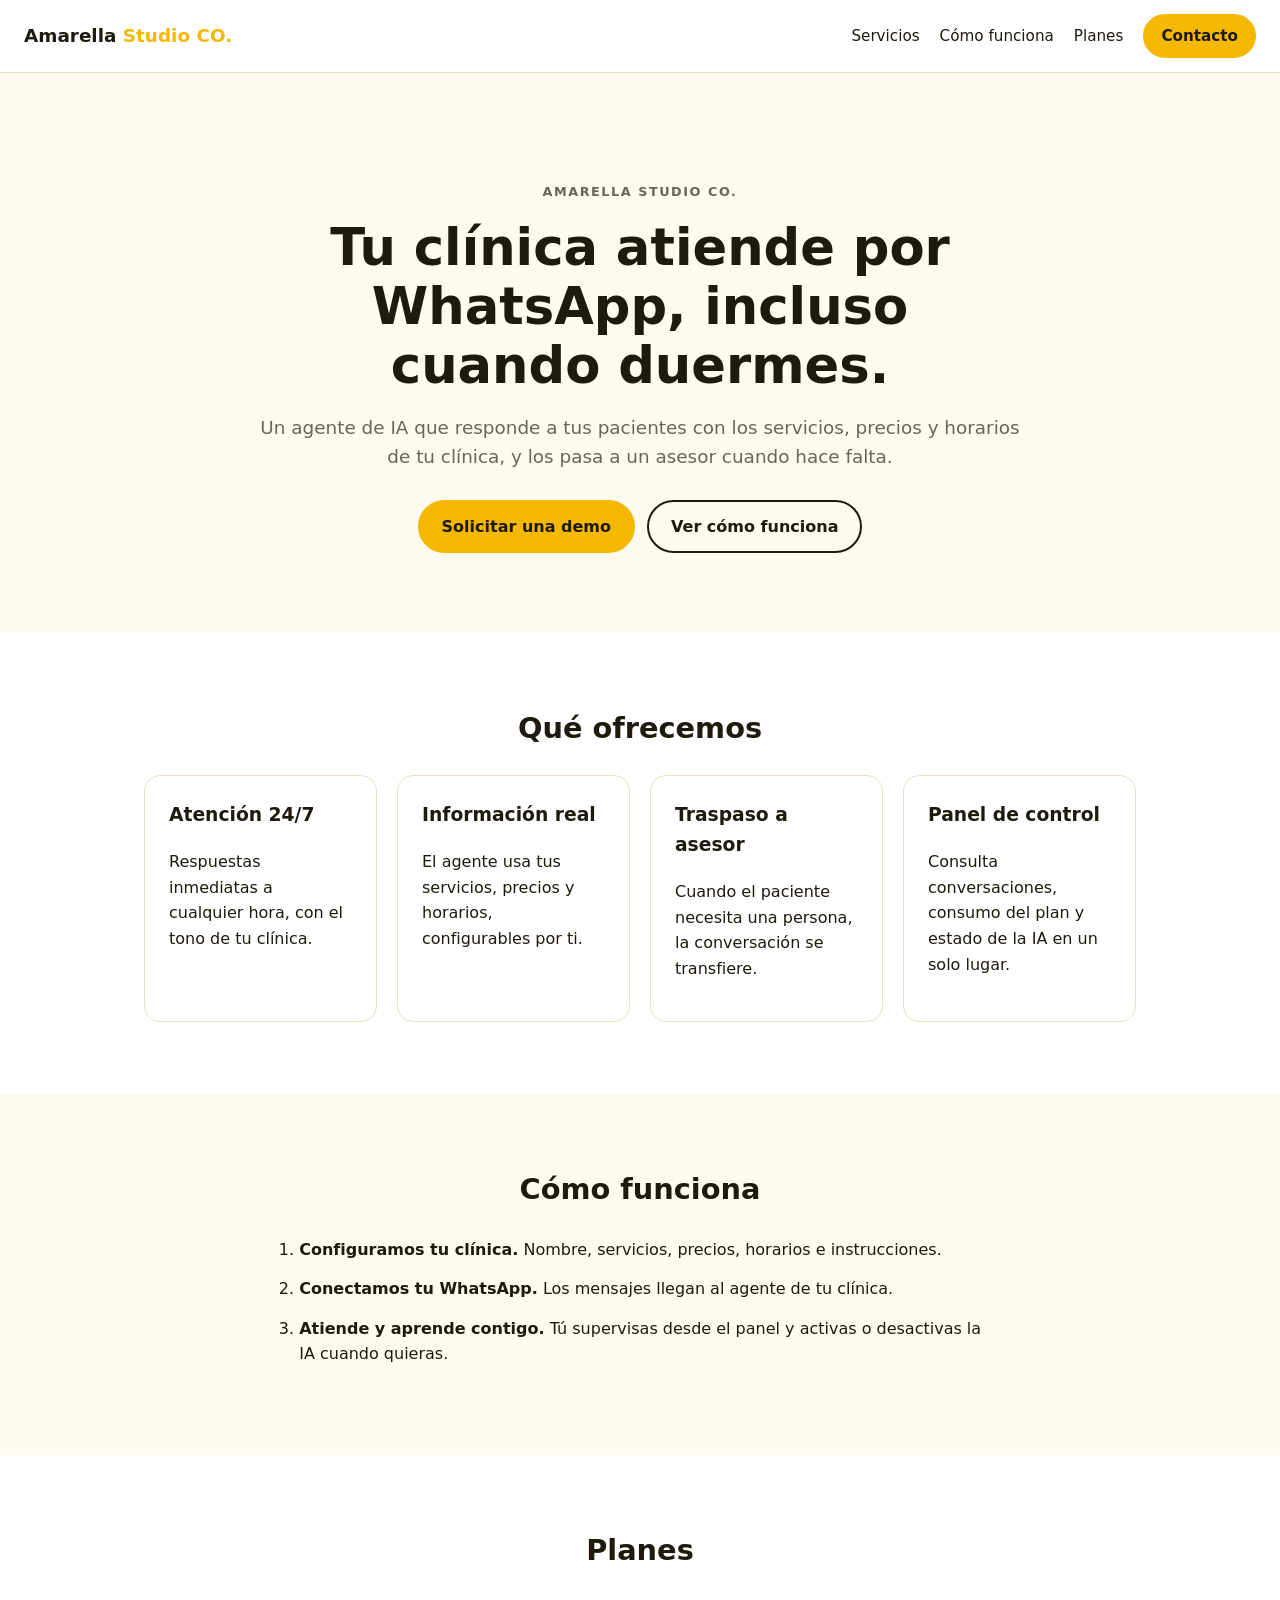
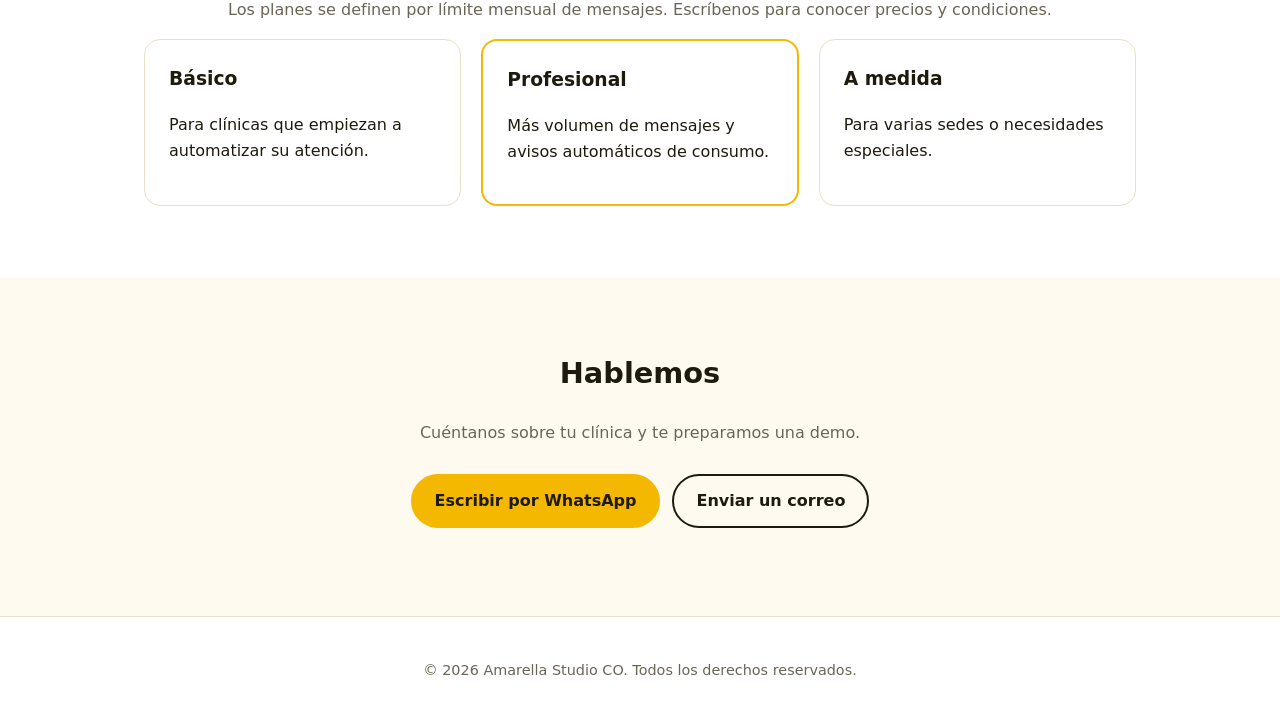
<file: web/index.html>
<!DOCTYPE html>
<html lang="es">
<head>
  <meta charset="utf-8">
  <meta name="viewport" content="width=device-width, initial-scale=1">
  <title>Amarella Studio CO. | Agente de IA para WhatsApp</title>
  <meta name="description" content="Amarella Studio CO. crea agentes de inteligencia artificial para WhatsApp que atienden a los pacientes de tu clínica 24/7.">
  <link rel="stylesheet" href="styles.css">
</head>
<body>
  <header class="nav">
    <a class="brand" href="#inicio">Amarella <span>Studio CO.</span></a>
    <nav>
      <a href="#servicios">Servicios</a>
      <a href="#como-funciona">Cómo funciona</a>
      <a href="#planes">Planes</a>
      <a href="#contacto" class="btn btn-small">Contacto</a>
    </nav>
  </header>

  <main>
    <section id="inicio" class="hero">
      <p class="eyebrow">Amarella Studio CO.</p>
      <h1>Tu clínica atiende por WhatsApp, incluso cuando duermes.</h1>
      <p class="lead">Un agente de IA que responde a tus pacientes con los servicios, precios y horarios de tu clínica, y los pasa a un asesor cuando hace falta.</p>
      <div class="actions">
        <a href="#contacto" class="btn">Solicitar una demo</a>
        <a href="#como-funciona" class="btn btn-ghost">Ver cómo funciona</a>
      </div>
    </section>

    <section id="servicios" class="section">
      <h2>Qué ofrecemos</h2>
      <div class="grid">
        <article class="card"><h3>Atención 24/7</h3><p>Respuestas inmediatas a cualquier hora, con el tono de tu clínica.</p></article>
        <article class="card"><h3>Información real</h3><p>El agente usa tus servicios, precios y horarios, configurables por ti.</p></article>
        <article class="card"><h3>Traspaso a asesor</h3><p>Cuando el paciente necesita una persona, la conversación se transfiere.</p></article>
        <article class="card"><h3>Panel de control</h3><p>Consulta conversaciones, consumo del plan y estado de la IA en un solo lugar.</p></article>
      </div>
    </section>

    <section id="como-funciona" class="section alt">
      <h2>Cómo funciona</h2>
      <ol class="steps">
        <li><strong>Configuramos tu clínica.</strong> Nombre, servicios, precios, horarios e instrucciones.</li>
        <li><strong>Conectamos tu WhatsApp.</strong> Los mensajes llegan al agente de tu clínica.</li>
        <li><strong>Atiende y aprende contigo.</strong> Tú supervisas desde el panel y activas o desactivas la IA cuando quieras.</li>
      </ol>
    </section>

    <section id="planes" class="section">
      <h2>Planes</h2>
      <p class="muted">Los planes se definen por límite mensual de mensajes. Escríbenos para conocer precios y condiciones.</p>
      <div class="grid three">
        <article class="card"><h3>Básico</h3><p>Para clínicas que empiezan a automatizar su atención.</p></article>
        <article class="card featured"><h3>Profesional</h3><p>Más volumen de mensajes y avisos automáticos de consumo.</p></article>
        <article class="card"><h3>A medida</h3><p>Para varias sedes o necesidades especiales.</p></article>
      </div>
    </section>

    <section id="contacto" class="section alt">
      <h2>Hablemos</h2>
      <p class="muted">Cuéntanos sobre tu clínica y te preparamos una demo.</p>
      <!-- PENDIENTE: sustituir por el número y correo reales de Amarella Studio CO. -->
      <p class="actions">
        <a class="btn" href="https://wa.me/">Escribir por WhatsApp</a>
        <a class="btn btn-ghost" href="mailto:">Enviar un correo</a>
      </p>
    </section>
  </main>

  <footer class="footer">
    <p>&copy; <span id="year">2026</span> Amarella Studio CO. Todos los derechos reservados.</p>
  </footer>
  <script>document.getElementById('year').textContent = new Date().getFullYear();</script>
</body>
</html>
</file>
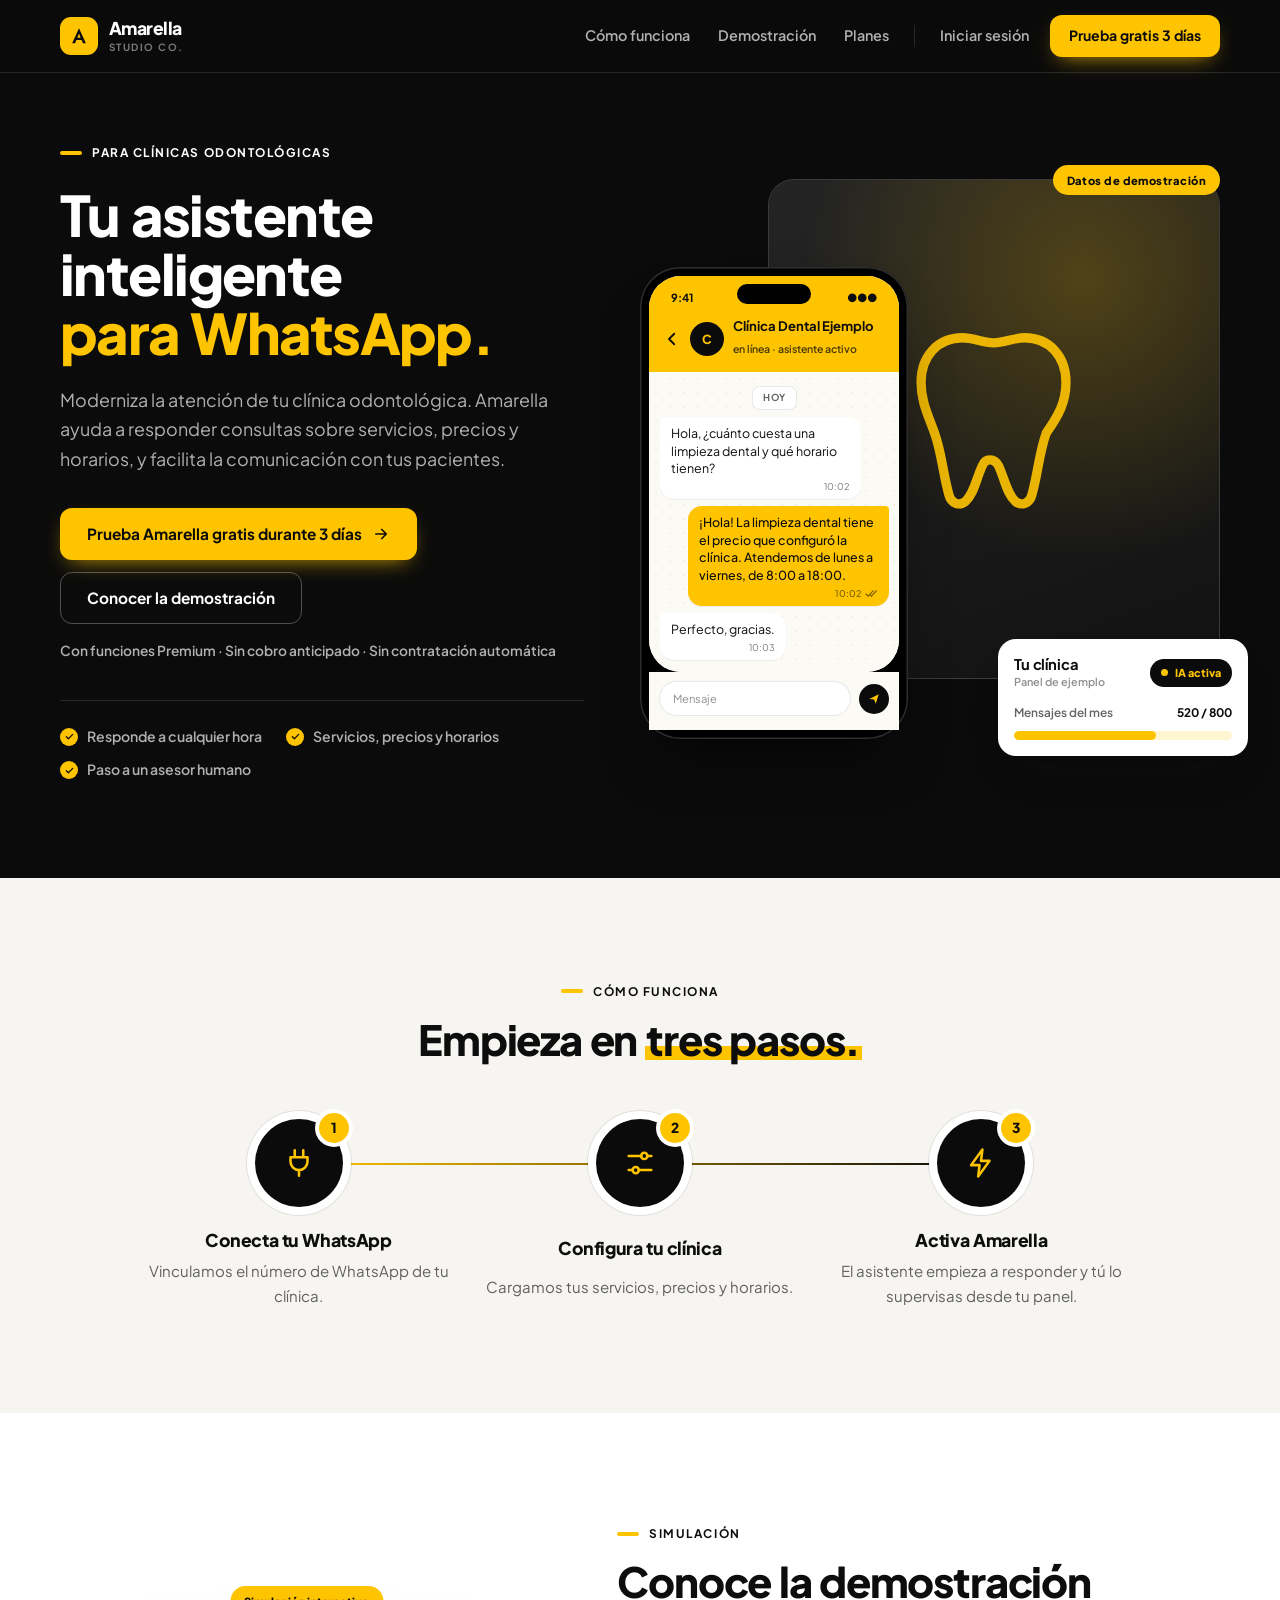
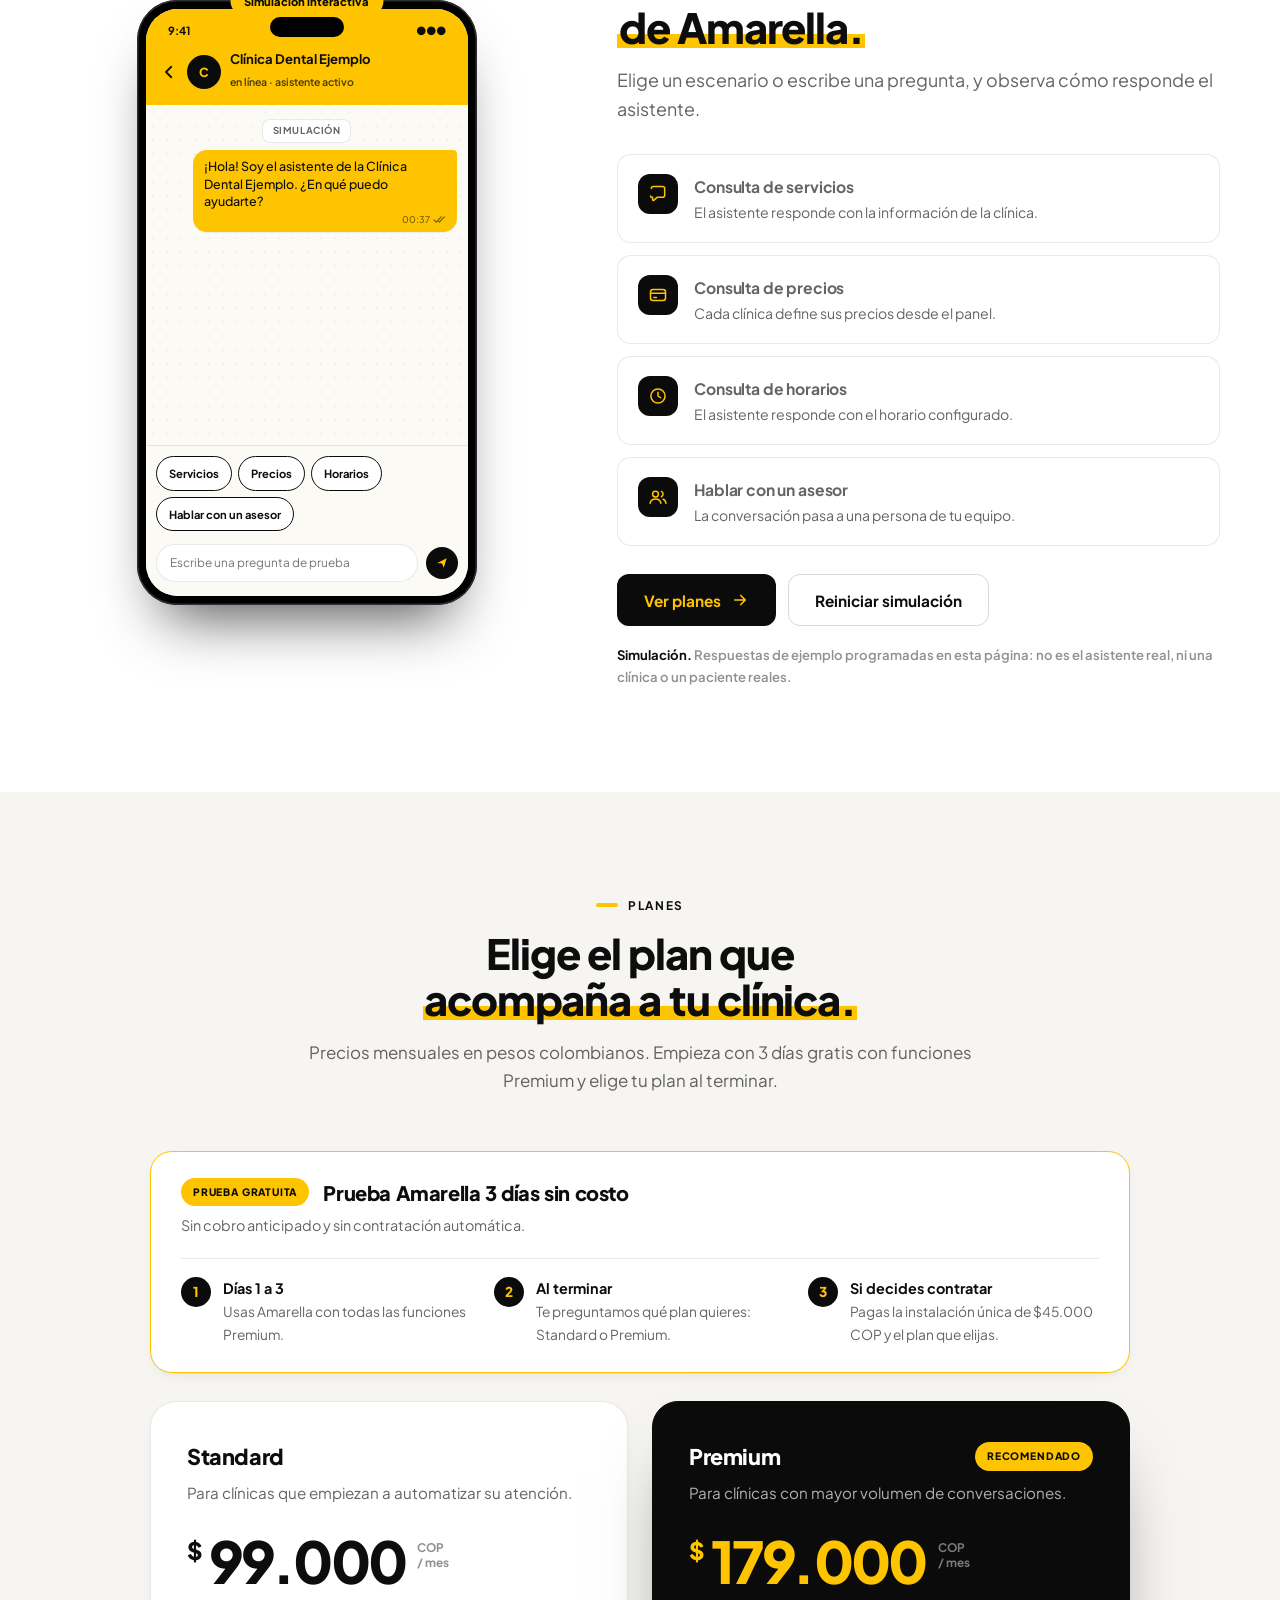
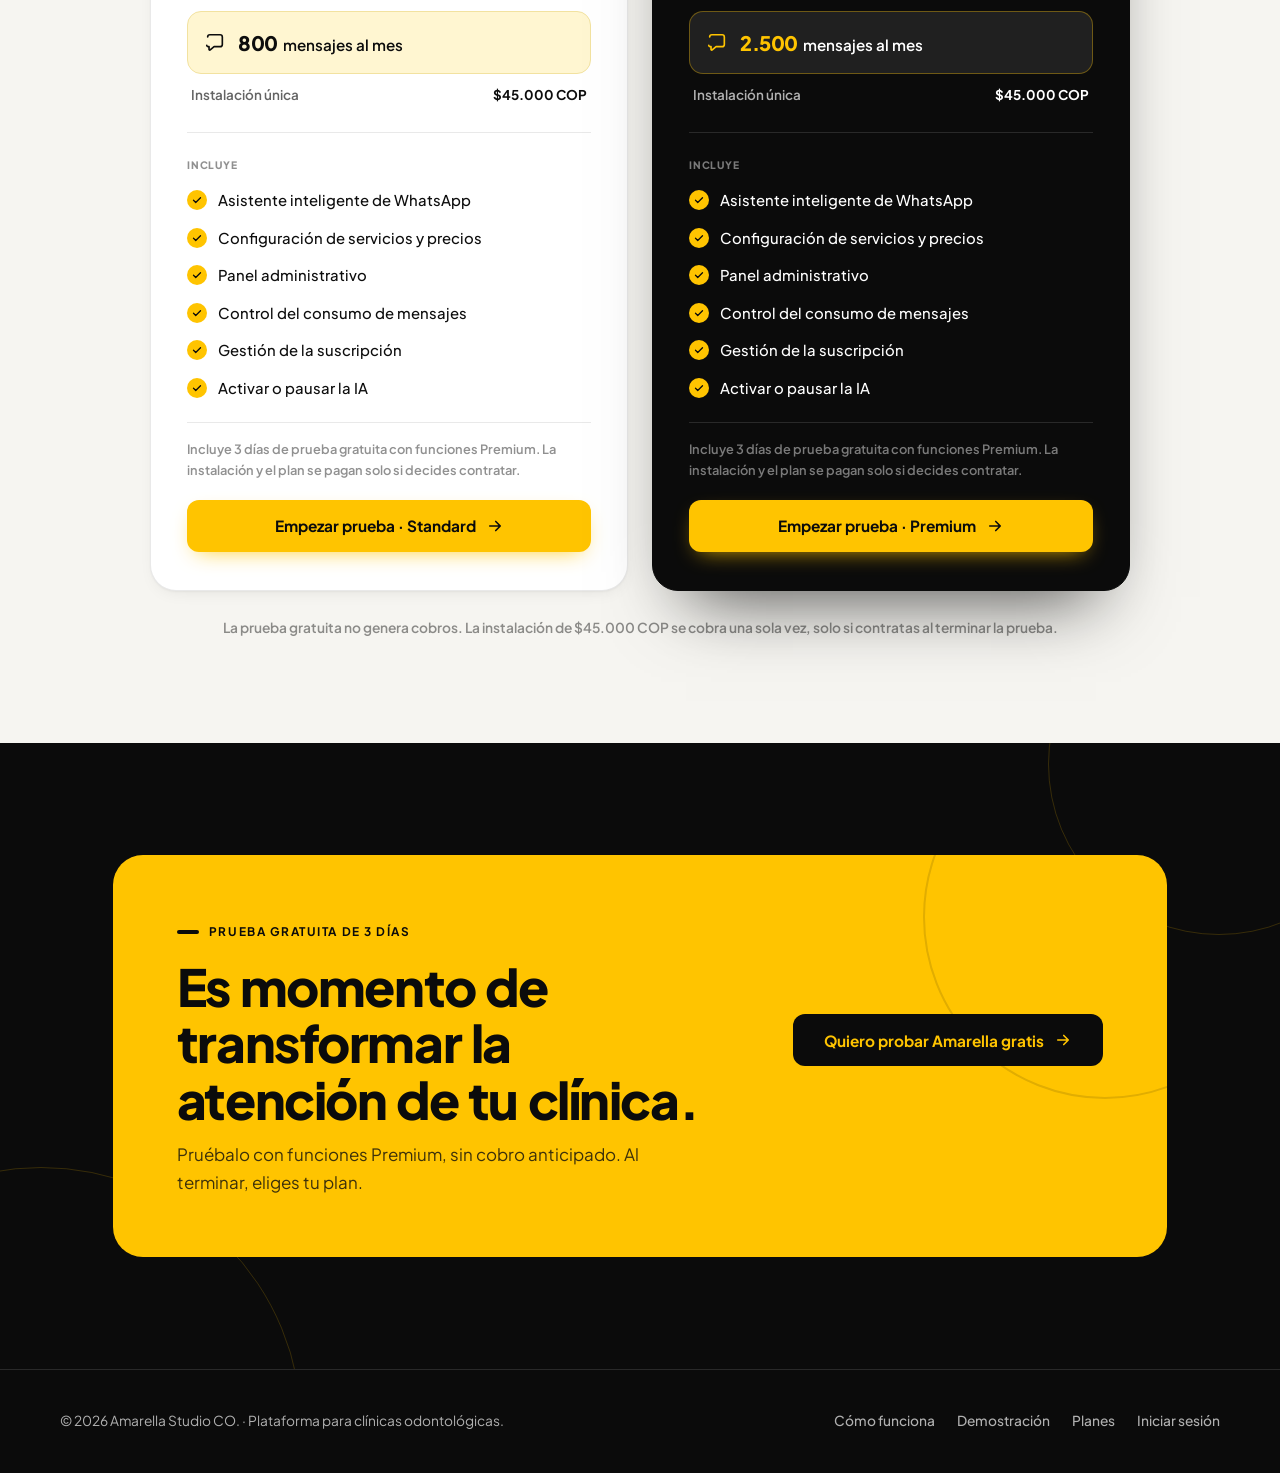
<file: web/premium/index.html>
<!DOCTYPE html>
<html lang="es">
<head>
<meta charset="utf-8">
<meta name="viewport" content="width=device-width, initial-scale=1, viewport-fit=cover">
<title>Asistente de WhatsApp para clínicas odontológicas | Amarella</title>
<meta name="description" content="Asistente inteligente para el WhatsApp de tu clínica odontológica: responde sobre servicios, precios y horarios. Prueba 3 días gratis.">
<link rel="canonical" href="https://www.amarellastudio.com/">
<meta name="robots" content="index, follow">
<meta name="theme-color" content="#0B0B0B">
<link rel="icon" type="image/svg+xml" href="data:image/svg+xml,%3Csvg xmlns='http://www.w3.org/2000/svg' viewBox='0 0 32 32'%3E%3Crect width='32' height='32' rx='8' fill='%23FFC400'/%3E%3Cpath d='M16 6.5 8 25h3.4l1.6-3.9h6l1.6 3.9H24zM14.1 17.8 16 13l1.9 4.8z' fill='%230D0D0D' fill-rule='evenodd'/%3E%3C/svg%3E">
<meta property="og:type" content="website">
<meta property="og:locale" content="es_CO">
<meta property="og:site_name" content="Amarella Studio CO.">
<meta property="og:title" content="Tu asistente inteligente para WhatsApp | Amarella Studio CO.">
<meta property="og:description" content="Asistente inteligente para el WhatsApp de tu clínica odontológica: responde sobre servicios, precios y horarios. Prueba 3 días gratis.">
<meta property="og:url" content="https://www.amarellastudio.com/">
<meta property="og:image" content="https://www.amarellastudio.com/assets/og-amarella.png">
<meta property="og:image:width" content="1200">
<meta property="og:image:height" content="630">
<meta property="og:image:alt" content="Amarella Studio CO.: tu asistente inteligente para WhatsApp, para clínicas odontológicas">
<meta name="twitter:card" content="summary_large_image">
<meta name="twitter:title" content="Tu asistente inteligente para WhatsApp | Amarella Studio CO.">
<meta name="twitter:description" content="Asistente inteligente para el WhatsApp de tu clínica odontológica: responde sobre servicios, precios y horarios. Prueba 3 días gratis.">
<meta name="twitter:image" content="https://www.amarellastudio.com/assets/og-amarella.png">
<script type="application/ld+json">{"@context": "https://schema.org", "@type": "Organization", "name": "Amarella Studio CO.", "url": "https://www.amarellastudio.com/", "image": "https://www.amarellastudio.com/assets/og-amarella.png"}</script>
<script type="application/ld+json">{"@context": "https://schema.org", "@type": "SoftwareApplication", "name": "Amarella", "applicationCategory": "BusinessApplication", "operatingSystem": "Web", "description": "Asistente inteligente para el WhatsApp de tu clínica odontológica: responde sobre servicios, precios y horarios. Prueba 3 días gratis.", "url": "https://www.amarellastudio.com/", "offers": [{"@type": "Offer", "name": "Standard", "price": "99000", "priceCurrency": "COP", "description": "800 mensajes mensuales. Instalación única de $45.000 COP si contratas tras la prueba gratuita de 3 días."}, {"@type": "Offer", "name": "Premium", "price": "179000", "priceCurrency": "COP", "description": "2.500 mensajes mensuales. Instalación única de $45.000 COP si contratas tras la prueba gratuita de 3 días."}]}</script>
<link rel="preconnect" href="https://fonts.googleapis.com">
<link rel="preconnect" href="https://fonts.gstatic.com" crossorigin>
<link href="https://fonts.googleapis.com/css2?family=Plus+Jakarta+Sans:wght@400;500;600;700;800&display=swap" rel="stylesheet">
<style>
/* Sistema: blanco y tonos claros (~50%), negro (~30%), amarillo de marca (~20%) */
:root{
  --y:#FFC400; --y-hover:#FFB800; --y-tint:#FFF6D1; --y-line:#F2E2A0;
  --k:#0B0B0B; --k2:#151515; --k3:#202020; --ink:#0D0D0D;
  --mute:rgba(13,13,13,.64); --soft:rgba(13,13,13,.46);
  --mute-d:rgba(255,255,255,.68); --soft-d:rgba(255,255,255,.46);
  --line:rgba(13,13,13,.09); --line-2:rgba(13,13,13,.16); --line-d:rgba(255,255,255,.12);
  --white:#fff; --paper:#F6F5F1; --off:#FAF9F6;
  --sh-1:0 1px 2px rgba(13,13,13,.04),0 6px 18px -8px rgba(13,13,13,.1);
  --sh-2:0 2px 4px rgba(13,13,13,.04),0 24px 48px -18px rgba(13,13,13,.22);
  --r:14px; --r-lg:22px;
  --font:"Plus Jakarta Sans","Manrope",system-ui,-apple-system,"Segoe UI",sans-serif;
  --ease:cubic-bezier(.22,.8,.3,1);
  color-scheme:light;
}
*{box-sizing:border-box}
[hidden]{display:none!important}
html{scroll-behavior:smooth;scroll-padding-top:80px}
body{margin:0;background:var(--white);color:var(--ink);font-family:var(--font);font-size:16px;line-height:1.65;-webkit-font-smoothing:antialiased;overflow-x:hidden}
img,svg{max-width:100%}
a{color:inherit;text-decoration:none}
button{font:inherit;color:inherit;cursor:pointer}
input,select,textarea{font:inherit}
:focus-visible{outline:3px solid var(--y);outline-offset:3px;border-radius:8px}
.wrap{width:100%;max-width:1200px;margin:0 auto;padding-inline:max(20px,env(safe-area-inset-left,0px))}
section{padding-block:104px}
.dark{background:var(--k);color:var(--white)}
.paper{background:var(--paper)}
.white{background:var(--white)}

h1,h2,h3,h4{margin:0;font-weight:800;letter-spacing:-.028em;word-spacing:.04em;line-height:1.1;text-wrap:balance}
h1{font-size:clamp(2.2rem,4.5vw,3.5rem);line-height:1.06}
h2{font-size:clamp(1.8rem,3.5vw,2.6rem)}
h3{font-size:1.18rem;letter-spacing:-.018em;line-height:1.25}
p{margin:0}
.lead{font-size:clamp(1.02rem,1.4vw,1.14rem);color:var(--mute);max-width:52ch}
.dark .lead{color:var(--mute-d)}
.eyebrow{display:inline-flex;align-items:center;gap:10px;font-size:.74rem;font-weight:700;letter-spacing:.13em;text-transform:uppercase}
.eyebrow::before{content:"";width:22px;height:4px;border-radius:4px;background:var(--y)}
.hl{color:var(--y)}
.paper .hl,.white .hl{background:linear-gradient(transparent 64%,var(--y) 64% 90%,transparent 90%);color:inherit;padding-inline:.04em}
.sec-head{display:grid;gap:16px;max-width:720px;margin-bottom:56px}
.sec-head.center{margin-inline:auto;text-align:center;justify-items:center}
.sec-head p{color:var(--mute);font-size:1.06rem}
.dark .sec-head p{color:var(--mute-d)}

/* botones */
.btn{display:inline-flex;align-items:center;justify-content:center;gap:10px;min-height:52px;padding:0 26px;border-radius:12px;font-weight:700;font-size:.96rem;border:1.5px solid transparent;transition:transform .25s var(--ease),box-shadow .25s var(--ease),background .2s,color .2s,border-color .2s;white-space:nowrap}
.btn svg{width:18px;height:18px;flex:none;transition:transform .25s var(--ease)}
.btn:hover svg.go{transform:translateX(4px)}
.btn-y{background:var(--y);color:var(--k);box-shadow:0 8px 22px -10px rgba(255,196,0,.9)}
.btn-y:hover{background:var(--y-hover);transform:translateY(-2px);box-shadow:0 14px 28px -12px rgba(255,184,0,1)}
.btn-k{background:var(--k);color:var(--y)}
.btn-k:hover{transform:translateY(-2px);box-shadow:0 16px 28px -14px rgba(13,13,13,.6)}
.btn-o{background:transparent;border-color:var(--line-2);color:var(--ink)}
.btn-o:hover{border-color:var(--ink);transform:translateY(-2px)}
.dark .btn-o{border-color:rgba(255,255,255,.28);color:var(--white)}
.dark .btn-o:hover{border-color:var(--white);background:rgba(255,255,255,.06)}
.btn:active{transform:translateY(0)!important}
.btn-sm{min-height:42px;padding:0 18px;font-size:.88rem}
.btn[disabled]{opacity:.6;cursor:progress}

/* estados */

/* nav */
.nav{position:fixed;top:0;left:0;right:0;z-index:60;background:rgba(11,11,11,.92);backdrop-filter:saturate(1.3) blur(14px);-webkit-backdrop-filter:saturate(1.3) blur(14px);border-bottom:1px solid var(--line-d);padding-top:env(safe-area-inset-top,0px);color:var(--white)}
.nav .wrap{display:flex;align-items:center;justify-content:space-between;gap:20px;height:72px}
.brand{display:flex;align-items:center;gap:11px;font-weight:800;letter-spacing:-.03em;font-size:1.1rem;line-height:1.1}
.mark{width:38px;height:38px;border-radius:11px;background:var(--y);display:grid;place-items:center;flex:none}
.mark svg{width:22px;height:22px}
.brand small{display:block;font-size:.62rem;font-weight:700;letter-spacing:.15em;color:var(--soft-d);text-transform:uppercase;margin-top:3px}
.menu{display:flex;align-items:center;gap:2px}
.menu a:not(.btn),.menu button.lnk{padding:10px 13px;border-radius:10px;font-size:.9rem;font-weight:600;color:var(--mute-d);background:none;border:0;transition:color .2s,background .2s}
.menu a:not(.btn):hover,.menu button.lnk:hover{color:var(--white);background:rgba(255,255,255,.07)}
.menu .sep{width:1px;height:22px;background:var(--line-d);margin:0 10px}
.menu .btn{margin-left:6px}
.burger{display:none;width:46px;height:46px;border:1.5px solid var(--line-d);border-radius:12px;background:transparent;place-items:center}
.burger span,.burger span::before,.burger span::after{display:block;width:18px;height:2px;background:var(--white);border-radius:2px;position:relative;transition:transform .3s var(--ease),background .2s}
.burger span::before,.burger span::after{content:"";position:absolute;left:0}
.burger span::before{top:-6px}.burger span::after{top:6px}
.burger[aria-expanded="true"] span{background:transparent}
.burger[aria-expanded="true"] span::before{transform:translateY(6px) rotate(45deg)}
.burger[aria-expanded="true"] span::after{transform:translateY(-6px) rotate(-45deg)}

/* hero */
.hero{padding-top:136px;padding-bottom:96px;position:relative;overflow:hidden}
.hero .wrap{position:relative;display:grid;grid-template-columns:minmax(0,.95fr) minmax(0,1.05fr);gap:56px;align-items:center}
.hero h1{margin:22px 0 22px}
.hero .lead{max-width:46ch}
.hero .actions{display:flex;flex-wrap:wrap;gap:12px;margin-top:34px}
.ticks{display:flex;flex-wrap:wrap;gap:10px 24px;margin-top:38px;padding-top:24px;border-top:1px solid var(--line-d);font-size:.88rem;font-weight:600;color:var(--mute-d)}
.ticks span{display:inline-flex;align-items:center;gap:9px}
.ticks i{width:18px;height:18px;border-radius:50%;background:var(--y);display:grid;place-items:center;flex:none;color:var(--k)}
.ticks i svg{width:11px;height:11px}
.stage{position:relative;min-height:560px}
.photo{position:absolute;right:0;top:0;width:78%;height:500px;border-radius:26px;overflow:hidden;background:var(--k3);border:1px solid var(--line-d)}
.photo img{position:absolute;inset:0;width:100%;height:100%;object-fit:cover;z-index:2}
.photo .fb{position:absolute;inset:0;display:grid;place-items:center;background:radial-gradient(circle at 70% 20%,rgba(255,196,0,.22),transparent 55%),linear-gradient(160deg,#242424,#121212)}
.photo .fb svg{width:46%;height:auto;color:var(--y);opacity:.9}
.phone{position:absolute;left:0;bottom:0;width:48%;max-width:268px;animation:float 8s ease-in-out infinite;z-index:4}
.mini-dash{position:absolute;right:-8px;bottom:26px;width:46%;max-width:250px;background:var(--white);color:var(--ink);border-radius:18px;padding:16px;box-shadow:var(--sh-2);z-index:5}
.mini-dash .dh{margin-bottom:12px}
.demo-tag{position:absolute;z-index:6;right:0;top:-14px;background:var(--y);color:var(--k);border-radius:99px;padding:6px 14px;font-size:.7rem;font-weight:800;letter-spacing:.04em}

/* franja */

/* teléfono */
.phone-shell{background:#000;border-radius:40px;padding:9px;box-shadow:0 36px 60px -26px rgba(0,0,0,.7),inset 0 0 0 1.5px #2e2e2e;position:relative}
.phone-shell::before{content:"";position:absolute;top:17px;left:50%;transform:translateX(-50%);width:74px;height:20px;background:#000;border-radius:12px;z-index:3}
.wa{background:var(--white);border-radius:32px;overflow:hidden;display:flex;flex-direction:column;color:var(--ink)}
.wa-status{display:flex;justify-content:space-between;align-items:center;padding:12px 22px 6px;font-size:.7rem;font-weight:700;background:var(--y)}
.wa-top{display:flex;align-items:center;gap:9px;padding:6px 14px 12px;background:var(--y)}
.wa-top>svg{width:18px;height:18px;flex:none}
.wa-av{width:34px;height:34px;border-radius:50%;background:var(--k);color:var(--y);display:grid;place-items:center;font-weight:800;font-size:.78rem;flex:none}
.wa-top b{display:block;font-size:.82rem;line-height:1.2}
.wa-top small{font-size:.66rem;font-weight:600;opacity:.75}
.wa-body{padding:14px 11px 12px;display:flex;flex-direction:column;gap:7px;background-color:#FBFAF5;background-image:radial-gradient(rgba(13,13,13,.045) 1px,transparent 1.2px);background-size:14px 14px}
.bub{max-width:88%;padding:8px 11px 6px;border-radius:14px;font-size:.78rem;line-height:1.42;overflow-wrap:anywhere;box-shadow:0 1px 1px rgba(13,13,13,.06);animation:pop .35s var(--ease) both}
.bub.c{background:var(--white);border-top-left-radius:4px;align-self:flex-start}
.bub.a{background:var(--y);border-top-right-radius:4px;align-self:flex-end;font-weight:500}
.bub.h{background:var(--k);color:var(--white);border-top-right-radius:4px;align-self:flex-end;font-weight:500}
.bub time{display:flex;justify-content:flex-end;align-items:center;gap:3px;font-size:.58rem;opacity:.55;margin-top:2px}
.bub time svg{width:13px;height:13px}
.wa-chip{align-self:center;font-size:.6rem;font-weight:700;letter-spacing:.06em;text-transform:uppercase;color:var(--mute);background:var(--white);border:1px solid var(--line);border-radius:8px;padding:3px 10px}
.wa-input{display:flex;align-items:center;gap:8px;padding:9px 10px 14px;background:#FBFAF5}
.wa-input span{flex:1;background:var(--white);border:1px solid var(--line);border-radius:99px;padding:7px 13px;font-size:.7rem;color:var(--soft)}
.wa-input i{width:30px;height:30px;border-radius:50%;background:var(--k);display:grid;place-items:center;flex:none;color:var(--y)}
.wa-input i svg{width:14px;height:14px}
.typing{align-self:flex-start;background:var(--white);border-radius:14px;border-top-left-radius:4px;padding:10px 13px;display:flex;gap:4px;box-shadow:0 1px 1px rgba(13,13,13,.06)}
.typing i{width:6px;height:6px;border-radius:50%;background:var(--soft);animation:blink 1.2s infinite}
.typing i:nth-child(2){animation-delay:.15s}.typing i:nth-child(3){animation-delay:.3s}

/* panel mini */
.dh{display:flex;justify-content:space-between;align-items:center;gap:10px;margin-bottom:16px}
.dh b{font-size:.92rem;letter-spacing:-.01em;display:block;line-height:1.25}
.dh small{display:block;font-size:.68rem;color:var(--soft);font-weight:600}
.pill{display:inline-flex;align-items:center;gap:7px;padding:5px 11px;border-radius:999px;background:var(--k);color:var(--y);font-size:.68rem;font-weight:800;white-space:nowrap}
.pill::before{content:"";width:7px;height:7px;border-radius:50%;background:var(--y);animation:pulse 2.4s infinite}
.bar{height:9px;border-radius:99px;background:var(--y-tint);overflow:hidden}
.bar i{display:block;height:100%;width:65%;background:var(--y);border-radius:99px}
.l{display:flex;justify-content:space-between;gap:10px;font-size:.74rem;font-weight:600;color:var(--mute);margin-bottom:8px}
.l b{color:var(--ink)}

/* retos */

/* servicios */

/* demo interactiva */
.dm{display:grid;grid-template-columns:minmax(0,.9fr) minmax(0,1.1fr);gap:64px;align-items:center}
.dm-phone{max-width:340px;margin:0 auto;width:100%;position:relative}
.dm-phone .wa-body{height:340px;overflow-y:auto;scroll-behavior:smooth;scrollbar-width:none}
.dm-phone .wa-body::-webkit-scrollbar{display:none}
.qr{display:flex;flex-wrap:wrap;gap:6px;padding:10px 10px 4px;background:#FBFAF5;border-top:1px solid var(--line)}
.qr button{border:1.5px solid var(--k);background:var(--white);border-radius:99px;padding:7px 12px;font-size:.7rem;font-weight:700;transition:background .2s,color .2s,transform .2s}
.qr button:hover{background:var(--k);color:var(--y);transform:translateY(-1px)}
.qr button[disabled]{opacity:.45;cursor:default;transform:none}
.dm-badge{position:absolute;z-index:6;left:50%;transform:translateX(-50%);top:-14px;background:var(--y);color:var(--k);border-radius:99px;padding:6px 14px;font-size:.7rem;font-weight:800;white-space:nowrap}
.dm-list{list-style:none;padding:0;margin:30px 0 0;display:grid;gap:12px}
.dm-list li{background:var(--white);border:1px solid var(--line);border-radius:var(--r);transition:border-color .3s,transform .3s var(--ease)}
.dm-list button{display:flex;gap:16px;align-items:flex-start;padding:18px 20px;width:100%;text-align:left;background:none;border:0;border-radius:var(--r)}
.dm-list li:hover{border-color:var(--k);transform:translateX(4px)}
.dm-list .ic{width:40px;height:40px;border-radius:12px;background:var(--k);color:var(--y);display:grid;place-items:center;flex:none}
.dm-list .ic svg{width:20px;height:20px}
.dm-list button:disabled{opacity:.55;cursor:default}
.dm-list b{display:block;font-size:.98rem;letter-spacing:-.01em}
.dm-list span{display:block;color:var(--mute);font-size:.88rem;margin-top:1px}
.dm .actions{display:flex;flex-wrap:wrap;gap:12px;margin-top:28px}
.note{font-size:.82rem;color:var(--soft);font-weight:600}

/* panel de clientes (app) */

/* proceso */

/* confianza */

/* planes */
.plans{display:grid;grid-template-columns:repeat(2,minmax(0,1fr));gap:24px;align-items:stretch;max-width:980px;margin:0 auto}
.plan{background:var(--white);border:1px solid var(--line);border-radius:26px;padding:38px 36px;box-shadow:var(--sh-1);display:flex;flex-direction:column;position:relative;transition:transform .35s var(--ease),box-shadow .35s var(--ease)}
.plan:hover{transform:translateY(-5px);box-shadow:var(--sh-2)}
.plan-h{display:flex;justify-content:space-between;align-items:center;gap:10px;min-height:32px}
.plan h3{font-size:1.35rem}
.plan .desc{color:var(--mute);margin-top:8px;font-size:.95rem}
.incl{font-size:.64rem;font-weight:800;letter-spacing:.08em;text-transform:uppercase;color:var(--soft);padding-top:24px;margin-bottom:14px}
.plan ul{list-style:none;margin:0 0 30px;padding:0;display:grid;gap:13px;font-size:.93rem;font-weight:500}
.plan li{display:flex;gap:11px;align-items:flex-start}
.plan li svg{flex:none;width:20px;height:20px;padding:4px;border-radius:50%;background:var(--y);color:var(--k);margin-top:2px}
.plan .btn{margin-top:auto;width:100%}
.plan.prem{background:var(--k);color:var(--white);border-color:var(--k);box-shadow:0 40px 70px -34px rgba(0,0,0,.7)}
.plan.prem .incl{color:var(--soft-d)}
.badge{background:var(--y);color:var(--k);font-size:.64rem;font-weight:800;letter-spacing:.08em;text-transform:uppercase;padding:6px 12px;border-radius:999px;white-space:nowrap}
.plans-note{margin-top:26px;text-align:center;color:var(--soft);font-size:.86rem;font-weight:600}

/* por qué */
/* gancho */
/* precios */
.pz{display:flex;align-items:flex-start;gap:6px;margin:26px 0 0;line-height:1}
.pz .cur{font-size:1.5rem;font-weight:800;margin-top:6px}
.pz .amt{font-size:clamp(2.8rem,5vw,3.6rem);font-weight:800;letter-spacing:-.045em}
.pz .per{font-size:.74rem;font-weight:700;color:var(--soft);margin:8px 0 0 6px;line-height:1.3}
.plan.prem .pz{color:var(--y)}.plan.prem .pz .per{color:var(--soft-d)}
.msgs{margin-top:22px;padding:14px 16px;border-radius:14px;background:var(--y-tint);border:1px solid var(--y-line);display:flex;align-items:center;gap:12px;font-size:.95rem;font-weight:600}
.msgs svg{width:22px;height:22px;flex:none}
.msgs b{font-size:1.25rem;font-weight:800;letter-spacing:-.02em;margin-right:2px}
.plan.prem .msgs{background:var(--k3);border-color:rgba(255,196,0,.35);color:var(--white)}
.plan.prem .msgs svg{color:var(--y)}.plan.prem .msgs b{color:var(--y)}
.cond{font-size:.8rem;color:var(--soft);font-weight:600;margin:0 0 18px;padding-top:16px;border-top:1px solid var(--line)}
.plan.prem .cond{color:var(--soft-d);border-color:var(--line-d)}
.plan .incl{border-top:1px solid var(--line);margin-top:26px}
.plan.prem .incl{border-color:var(--line-d)}
.plan ul{margin-bottom:22px}
.plan.prem .desc{color:var(--mute-d)}
/* prueba gratuita */
.trial-note{margin-top:16px;font-size:.86rem;color:var(--mute-d);font-weight:600}
.trial-note b{color:var(--y)}
.trial{max-width:980px;margin:0 auto 28px;background:var(--white);border:1.5px solid var(--y);border-radius:var(--r-lg);padding:26px 30px;display:grid;grid-template-columns:minmax(0,1fr);gap:20px;box-shadow:var(--sh-1)}
.trial-h{display:flex;flex-wrap:wrap;align-items:center;gap:8px 14px}
.trial-h h3{font-size:1.25rem;margin:0}
.trial-h p{flex-basis:100%}
.trial-h p{color:var(--mute);font-size:.9rem}
.trial-s{list-style:none;margin:0;padding:18px 0 0;border-top:1px solid var(--line);display:grid;grid-template-columns:repeat(3,minmax(0,1fr));gap:22px}
.trial-s li{display:flex;gap:12px;align-items:flex-start;font-size:.86rem;color:var(--mute);min-width:0}
.trial-s li>span{width:30px;height:30px;border-radius:50%;background:var(--k);color:var(--y);display:grid;place-items:center;font-weight:800;font-size:.85rem;flex:none}
.trial-s b{display:block;color:var(--ink);font-size:.9rem}
.inst{margin-top:10px;display:flex;justify-content:space-between;gap:12px;font-size:.84rem;font-weight:600;color:var(--mute);padding:0 4px}
.inst b{color:var(--ink)}
.plan.prem .inst{color:var(--mute-d)}.plan.prem .inst b{color:var(--white)}
.note.sim b{color:var(--ink)}
/* acercamientos del panel */
/* accesibilidad */
.skip{position:fixed;left:16px;top:-60px;z-index:100;background:var(--y);color:var(--k);font-weight:800;padding:10px 16px;border-radius:10px;transition:top .2s}
.skip:focus{top:12px}
.sr{position:absolute;width:1px;height:1px;overflow:hidden;clip:rect(0 0 0 0);white-space:nowrap}
/* problemas y solución */
/* funcionalidades */
/* demo: entrada */
.wa-form input{flex:1;min-width:0;background:var(--white);border:1px solid var(--line);border-radius:99px;padding:8px 13px;font-size:.74rem;color:var(--ink)}
.wa-form input:focus{outline:none;border-color:var(--k);box-shadow:0 0 0 3px var(--y-tint)}
.wa-form input:disabled{opacity:.6}
.wa-form button{width:32px;height:32px;border-radius:50%;background:var(--k);color:var(--y);border:0;display:grid;place-items:center;flex:none}
.wa-form button svg{width:14px;height:14px}
/* implementación */
.flow{list-style:none;margin:0 auto;padding:0;max-width:1000px;display:grid;grid-template-columns:repeat(3,minmax(0,1fr));gap:24px;position:relative}
.flow::before{content:"";position:absolute;top:44px;left:calc(100%/6);right:calc(100%/6);height:2px;background:linear-gradient(90deg,var(--y),var(--k));z-index:0}
.fl-i{text-align:center;display:grid;justify-items:center;gap:8px;position:relative;z-index:1;min-width:0}
.fl-n{position:relative;margin-bottom:14px}
.fl-c{width:88px;height:88px;border-radius:50%;background:var(--k);color:var(--y);display:grid;place-items:center;box-shadow:0 0 0 8px var(--white),0 0 0 9px var(--line);transition:transform .35s var(--ease)}
.fl-i:hover .fl-c{transform:translateY(-4px)}
.fl-c svg{width:34px;height:34px}
.fl-k{position:absolute;right:-6px;top:-6px;width:30px;height:30px;border-radius:50%;background:var(--y);color:var(--k);font-weight:800;font-size:.86rem;display:grid;place-items:center;box-shadow:0 0 0 4px var(--white)}
.fl-i h3{font-size:1.1rem}
.fl-i p{color:var(--mute);font-size:.94rem;max-width:30ch}
/* cierre */
.close{background:var(--y);color:var(--k);border-radius:30px;padding:60px 64px;display:grid;grid-template-columns:minmax(0,1.3fr) minmax(0,.7fr);gap:40px;align-items:center;position:relative;overflow:hidden;text-align:left}
.close::after{content:"";position:absolute;right:-120px;top:-120px;width:360px;height:360px;border-radius:50%;border:2px solid rgba(13,13,13,.12)}
.close .eyebrow::before{background:var(--k)}
.close h2{font-size:clamp(2rem,4.2vw,3.1rem);margin:16px 0 14px;max-width:16ch;color:var(--k)}
.contact .close p{color:rgba(13,13,13,.8);font-size:1.06rem;max-width:44ch}
.contact .close h2{max-width:16ch}
.close-a{display:grid;gap:12px;position:relative;z-index:1}
.close-a .btn{width:100%}
.close .btn-o{border-color:var(--k);color:var(--k)}
.close .btn-o:hover{background:var(--k);color:var(--y)}
.close .chan{color:rgba(13,13,13,.7);text-align:center}
.contact .wrap{display:block}
/* botón flotante y autorización de datos */
.wa-fab{position:fixed;z-index:55;right:calc(18px + env(safe-area-inset-right,0px));bottom:calc(18px + env(safe-area-inset-bottom,0px));width:58px;height:58px;border-radius:50%;background:var(--y);color:var(--k);display:grid;place-items:center;box-shadow:0 14px 30px -10px rgba(0,0,0,.5);transition:transform .25s var(--ease)}
.wa-fab:hover{transform:translateY(-3px) scale(1.04)}
.wa-fab svg{width:30px;height:30px}
/* faq */

/* contacto */
.contact{padding-block:112px;position:relative;overflow:hidden}
.contact::before,.contact::after{content:"";position:absolute;border-radius:50%;border:1.5px solid rgba(255,196,0,.18)}
.contact::before{width:520px;height:520px;left:-220px;bottom:-320px}
.contact::after{width:340px;height:340px;right:-110px;top:-150px}
.contact .wrap{position:relative;z-index:1;text-align:center;display:grid;justify-items:center;gap:22px}
.contact h2{max-width:20ch;font-size:clamp(2rem,4.4vw,3.2rem)}
.contact p{max-width:50ch;font-size:1.1rem;color:var(--mute-d)}
.contact .actions{display:flex;flex-wrap:wrap;gap:12px;justify-content:center;margin-top:8px}
.chan{font-size:.86rem;color:var(--soft-d);font-weight:600;min-height:1.4em}

footer{background:var(--k);color:var(--mute-d);border-top:1px solid var(--line-d);padding-block:40px}
footer .wrap{display:flex;flex-wrap:wrap;justify-content:space-between;align-items:center;gap:18px;font-size:.86rem}
footer nav{display:flex;flex-wrap:wrap;gap:6px 22px;align-items:center}
footer nav a,footer nav button{background:none;border:0;padding:0;color:inherit;font-weight:500}
footer nav a:hover,footer nav button:hover{color:var(--white)}

/* diálogos */
dialog{border:0;padding:0;border-radius:24px;max-width:min(560px,calc(100vw - 32px));width:100%;box-shadow:0 40px 90px -20px rgba(0,0,0,.6);color:var(--ink);background:var(--white);max-height:calc(100vh - 32px);overflow:auto}
dialog::backdrop{background:rgba(11,11,11,.66);backdrop-filter:blur(3px)}
.dlg{padding:34px 34px 30px;position:relative}
.dlg h3{font-size:1.45rem;margin:12px 0 6px;padding-right:40px}
.dlg>p{color:var(--mute);font-size:.94rem}
.x{position:absolute;right:18px;top:18px;width:40px;height:40px;border-radius:50%;border:1.5px solid var(--line-2);background:var(--white);display:grid;place-items:center}
.x:hover{border-color:var(--k)}.x svg{width:16px;height:16px}
.dlg .btn{width:100%;margin-top:4px}

/* animaciones */
.js .rv{opacity:0;transform:translateY(22px);transition:opacity .8s var(--ease),transform .8s var(--ease);transition-delay:var(--d,0s)}
.js .rv.in{opacity:1;transform:none}
@keyframes float{0%,100%{transform:translateY(0)}50%{transform:translateY(-8px)}}
@keyframes pulse{0%{box-shadow:0 0 0 0 rgba(255,196,0,.65)}70%{box-shadow:0 0 0 7px rgba(255,196,0,0)}100%{box-shadow:0 0 0 0 rgba(255,196,0,0)}}
@keyframes pop{from{opacity:0;transform:translateY(8px) scale(.98)}to{opacity:1;transform:none}}
@keyframes blink{0%,60%,100%{opacity:.3}30%{opacity:1}}
@keyframes rot{to{transform:rotate(360deg)}}
@media(prefers-reduced-motion:reduce){
  html{scroll-behavior:auto}
  .js .rv{opacity:1;transform:none;transition:none}
  .phone,.pill::before,.bub,.typing i{animation:none}*{transition-duration:.01ms!important}
}

/* tablet */
@media(max-width:1080px){
  section{padding-block:88px}
  .hero .wrap{grid-template-columns:minmax(0,1fr);gap:56px}
  .hero{padding-top:124px}
  .stage{max-width:620px;width:100%;margin-inline:auto}
  .mini-dash{right:0}
  .dm{grid-template-columns:minmax(0,1fr);gap:56px}
  .trial{grid-template-columns:minmax(0,1fr)}
  .close{grid-template-columns:minmax(0,1fr);padding:48px}
}
@media(max-width:900px){
  .burger{display:grid}
  .menu{position:fixed;top:calc(72px + env(safe-area-inset-top,0px));left:0;right:0;flex-direction:column;align-items:stretch;gap:2px;padding:14px max(20px,env(safe-area-inset-left,0px)) 26px;background:var(--k);border-bottom:1px solid var(--line-d);box-shadow:0 24px 40px -24px rgba(0,0,0,.6);opacity:0;visibility:hidden;transform:translateY(-8px);transition:opacity .25s,transform .3s var(--ease),visibility .25s;max-height:calc(100vh - 72px);overflow:auto}
  .menu.open{opacity:1;visibility:visible;transform:none}
  .menu a:not(.btn),.menu button.lnk{padding:15px 14px;font-size:1.04rem;color:var(--white);border-bottom:1px solid var(--line-d);border-radius:0;text-align:left}
  .menu .sep{display:none}
  .menu .btn{margin:14px 0 0;min-height:54px}
  .plans{grid-template-columns:minmax(0,1fr);max-width:560px}
}
/* móvil */
@media(max-width:640px){
  section{padding-block:64px}
  .sec-head{margin-bottom:38px}
  h1{font-size:clamp(2rem,8.6vw,2.4rem)}
  h2{font-size:clamp(1.65rem,7vw,2rem)}
  .hero{padding-top:104px;padding-bottom:56px}
  .hero .actions{flex-direction:column;margin-top:28px}
  .hero .actions .btn,.contact .actions .btn,.dm .actions .btn,#panel .actions .btn{width:100%}
  .ticks{margin-top:30px;gap:12px}
  .stage{min-height:0;display:grid;gap:0}
  .photo{position:relative;width:100%;height:260px;order:1;border-radius:20px}
  .phone{position:relative;left:auto;bottom:auto;width:100%;max-width:280px;margin:-70px auto 0;order:2;animation:none}
  .mini-dash{position:relative;right:auto;bottom:auto;width:100%;max-width:none;margin-top:16px;order:3}
  .demo-tag{right:12px;top:-10px}
  .dm-phone .wa-body{height:300px}
  .plan{padding:30px 24px}
  .trial{padding:22px 20px}
  .flow{grid-template-columns:minmax(0,1fr);gap:28px;max-width:420px}
  .flow::before{top:44px;bottom:44px;left:43px;right:auto;width:2px;height:auto;background:linear-gradient(180deg,var(--y),var(--k))}
  .fl-i{grid-template-columns:88px minmax(0,1fr);justify-items:start;text-align:left;column-gap:20px;row-gap:4px;align-items:center}
  .fl-n{grid-row:1/span 2;margin:0}
  .fl-i h3{align-self:end}.fl-i p{align-self:start}
  .close{padding:34px 22px;border-radius:24px}
  .trial-s{grid-template-columns:minmax(0,1fr)}
  .contact{padding-block:80px}
  footer .wrap{flex-direction:column;align-items:flex-start}
  .dlg{padding:26px 20px 22px}
}
@media(max-width:380px){
  h1{font-size:1.95rem}
}
</style>
</head>
<body>
<a class="skip" href="#main">Saltar al contenido</a>

<!-- Iconos reutilizables -->
<svg width="0" height="0" style="position:absolute" aria-hidden="true">
  <defs>
    <symbol id="i-chat" viewBox="0 0 24 24"><path d="M4 5.5A2.5 2.5 0 0 1 6.5 3h11A2.5 2.5 0 0 1 20 5.5v8a2.5 2.5 0 0 1-2.5 2.5H11l-4.2 3.6c-.5.4-1.3.1-1.3-.6V16h-1A1.5 1.5 0 0 1 3 14.5" fill="none" stroke="currentColor" stroke-width="1.8" stroke-linecap="round" stroke-linejoin="round"/></symbol>
    <symbol id="i-cal" viewBox="0 0 24 24"><rect x="3.5" y="5" width="17" height="15.5" rx="3" fill="none" stroke="currentColor" stroke-width="1.8"/><path d="M8 3v4M16 3v4M3.5 10h17M8.5 14.5l2.2 2.2 4.3-4.4" fill="none" stroke="currentColor" stroke-width="1.8" stroke-linecap="round" stroke-linejoin="round"/></symbol>
    <symbol id="i-users" viewBox="0 0 24 24"><circle cx="9" cy="8.5" r="3.5" fill="none" stroke="currentColor" stroke-width="1.8"/><path d="M2.5 19.5c.6-3.3 3.2-5 6.5-5s5.9 1.7 6.5 5M16 5.3a3.5 3.5 0 0 1 0 6.4M18 14.8c2 .6 3.1 2.2 3.5 4.7" fill="none" stroke="currentColor" stroke-width="1.8" stroke-linecap="round"/></symbol>
    <symbol id="i-dash" viewBox="0 0 24 24"><rect x="3" y="3" width="8" height="10" rx="2" fill="none" stroke="currentColor" stroke-width="1.8"/><rect x="13" y="3" width="8" height="6" rx="2" fill="none" stroke="currentColor" stroke-width="1.8"/><rect x="13" y="11" width="8" height="10" rx="2" fill="none" stroke="currentColor" stroke-width="1.8"/><rect x="3" y="15" width="8" height="6" rx="2" fill="none" stroke="currentColor" stroke-width="1.8"/></symbol>
    <symbol id="i-bolt" viewBox="0 0 24 24"><path d="M13 2.5 5 13.5h6l-1 8 8-11h-6z" fill="none" stroke="currentColor" stroke-width="1.8" stroke-linejoin="round"/></symbol>
    <symbol id="i-check" viewBox="0 0 24 24"><path d="M5 12.5l4.5 4.5L19 7.5" fill="none" stroke="currentColor" stroke-width="2.6" stroke-linecap="round" stroke-linejoin="round"/></symbol>
    <symbol id="i-arrow" viewBox="0 0 24 24"><path d="M5 12h14M13 6l6 6-6 6" fill="none" stroke="currentColor" stroke-width="2.2" stroke-linecap="round" stroke-linejoin="round"/></symbol>
    <symbol id="i-bell" viewBox="0 0 24 24"><path d="M6 17V11a6 6 0 0 1 12 0v6l1.5 2h-15zM10 21h4" fill="none" stroke="currentColor" stroke-width="1.8" stroke-linecap="round" stroke-linejoin="round"/></symbol>
    <symbol id="i-gear" viewBox="0 0 24 24"><circle cx="12" cy="12" r="3" fill="none" stroke="currentColor" stroke-width="1.8"/><path d="M12 2.8v2.5M12 18.7v2.5M21.2 12h-2.5M5.3 12H2.8M18.5 5.5l-1.8 1.8M7.3 16.7l-1.8 1.8M18.5 18.5l-1.8-1.8M7.3 7.3 5.5 5.5" fill="none" stroke="currentColor" stroke-width="1.8" stroke-linecap="round"/></symbol>
    <symbol id="i-chart" viewBox="0 0 24 24"><path d="M4 20V4M4 20h16M8 16v-4M12 16V8M16 16v-6" fill="none" stroke="currentColor" stroke-width="1.9" stroke-linecap="round"/></symbol>
    <symbol id="i-card" viewBox="0 0 24 24"><rect x="3" y="5.5" width="18" height="13" rx="3" fill="none" stroke="currentColor" stroke-width="1.8"/><path d="M3 10h18M7 15h3" fill="none" stroke="currentColor" stroke-width="1.8" stroke-linecap="round"/></symbol>
    <symbol id="i-moon" viewBox="0 0 24 24"><path d="M20 14.5A8 8 0 0 1 9.5 4a8 8 0 1 0 10.5 10.5z" fill="none" stroke="currentColor" stroke-width="1.8" stroke-linejoin="round"/></symbol>
    <symbol id="i-ticks" viewBox="0 0 24 24"><path d="M2 13l4 4L15 7M10 15l2 2L21 7" fill="none" stroke="currentColor" stroke-width="2.2" stroke-linecap="round" stroke-linejoin="round"/></symbol>
    <symbol id="i-back" viewBox="0 0 24 24"><path d="M15 5l-7 7 7 7" fill="none" stroke="currentColor" stroke-width="2.4" stroke-linecap="round" stroke-linejoin="round"/></symbol>
    <symbol id="i-send" viewBox="0 0 24 24"><path d="M4 12l16-8-5 16-3-7z" fill="currentColor"/></symbol>
    <symbol id="i-plug" viewBox="0 0 24 24"><path d="M9 3v5M15 3v5M6 8h12v3a6 6 0 0 1-12 0zM12 17v4" fill="none" stroke="currentColor" stroke-width="1.8" stroke-linecap="round" stroke-linejoin="round"/></symbol>
    <symbol id="i-sliders" viewBox="0 0 24 24"><path d="M4 7h9M17 7h3M4 17h3M11 17h9" fill="none" stroke="currentColor" stroke-width="1.8" stroke-linecap="round"/><circle cx="15" cy="7" r="2.2" fill="none" stroke="currentColor" stroke-width="1.8"/><circle cx="9" cy="17" r="2.2" fill="none" stroke="currentColor" stroke-width="1.8"/></symbol>
    <symbol id="i-clock" viewBox="0 0 24 24"><circle cx="12" cy="12" r="8.5" fill="none" stroke="currentColor" stroke-width="1.8"/><path d="M12 7.5V12l3 2" fill="none" stroke="currentColor" stroke-width="1.8" stroke-linecap="round" stroke-linejoin="round"/></symbol>
    <symbol id="i-doc" viewBox="0 0 24 24"><path d="M7 3h7l4 4v14H7zM14 3v4h4M10 12h5M10 16h5" fill="none" stroke="currentColor" stroke-width="1.8" stroke-linecap="round" stroke-linejoin="round"/></symbol>
    <symbol id="i-close" viewBox="0 0 24 24"><path d="M6 6l12 12M18 6L6 18" fill="none" stroke="currentColor" stroke-width="2.2" stroke-linecap="round"/></symbol>
  </defs>
</svg>

<header class="nav" id="nav">
  <div class="wrap">
    <a class="brand" href="#inicio" aria-label="Amarella Studio CO., inicio">
      <span class="mark"><svg viewBox="0 0 24 24" aria-hidden="true"><path d="M12 3.5 4.5 20h3.2l1.5-3.6h5.6l1.5 3.6h3.2zM10.2 13.8 12 9.4l1.8 4.4z" fill="#0D0D0D" fill-rule="evenodd"/></svg></span>
      <span>Amarella<small>Studio CO.</small></span>
    </a>
    <nav class="menu" id="menu" aria-label="Principal">
      <a href="#proceso">Cómo funciona</a>
      <a href="#demo">Demostración</a>
      <a href="#planes">Planes</a>
      <span class="sep" aria-hidden="true"></span>
      <button class="lnk" type="button" data-login>Iniciar sesión</button>
      <button class="btn btn-y btn-sm" type="button" data-wa>Prueba gratis 3 días</button>
    </nav>
    <button class="burger" id="burger" aria-label="Abrir menú" aria-expanded="false" aria-controls="menu"><span></span></button>
  </div>
</header>

<main id="main">
<!-- HERO -->
<section class="hero dark" id="inicio">
  <div class="wrap">
    <div>
      <span class="eyebrow rv">Para clínicas odontológicas</span>
      <h1 class="rv" style="--d:.08s">Tu asistente inteligente <span class="hl">para WhatsApp.</span></h1>
      <p class="lead rv" style="--d:.16s">Moderniza la atención de tu clínica odontológica. Amarella ayuda a responder consultas sobre servicios, precios y horarios, y facilita la comunicación con tus pacientes.</p>
      <div class="actions rv" style="--d:.24s">
        <button class="btn btn-y" type="button" data-wa>Prueba Amarella gratis durante 3 días <svg class="go"><use href="#i-arrow"/></svg></button>
        <a class="btn btn-o" href="#demo">Conocer la demostración</a>
      </div>
      <p class="trial-note rv" style="--d:.28s">Con funciones Premium · Sin cobro anticipado · Sin contratación automática</p>
      <div class="ticks rv" style="--d:.32s">
        <span><i><svg><use href="#i-check"/></svg></i>Responde a cualquier hora</span>
        <span><i><svg><use href="#i-check"/></svg></i>Servicios, precios y horarios</span>
        <span><i><svg><use href="#i-check"/></svg></i>Paso a un asesor humano</span>
      </div>
    </div>

    <div class="stage rv" style="--d:.2s" role="img" aria-label="Fotografía de la clínica, conversación de WhatsApp y panel de control con datos de demostración">
      <span class="demo-tag">Datos de demostración</span>
      <div class="photo" id="heroPhoto">
        <div class="fb"><svg viewBox="0 0 20 22" aria-hidden="true"><path d="M7 2.2C4.6 2.2 3 4 3 6.5c0 1.9.7 3.2 1.3 4.9.7 1.9.8 3.9 1.4 6 .2.8 1 1.1 1.6.6.8-.7 1-2.1 1.6-3.4.3-.8 1.2-.8 1.6 0 .6 1.3.8 2.7 1.6 3.4.6.5 1.4.2 1.6-.6.6-2.1.7-4.1 1.4-6C16.3 9.7 17 8.4 17 6.5 17 4 15.4 2.2 13 2.2c-1.1 0-1.9.5-3 .5S8.1 2.2 7 2.2z" fill="none" stroke="currentColor" stroke-width=".9" stroke-linejoin="round"/></svg></div>
      </div>
      <div class="phone">
        <div class="phone-shell"><div class="wa">
          <div class="wa-status"><span>9:41</span><span aria-hidden="true">●●●</span></div>
          <div class="wa-top"><svg><use href="#i-back"/></svg><span class="wa-av">C</span><div><b>Clínica Dental Ejemplo</b><small>en línea · asistente activo</small></div></div>
          <div class="wa-body">
            <span class="wa-chip">Hoy</span>
            <div class="bub c">Hola, ¿cuánto cuesta una limpieza dental y qué horario tienen?<time>10:02</time></div>
            <div class="bub a">¡Hola! La limpieza dental tiene el precio que configuró la clínica. Atendemos de lunes a viernes, de 8:00 a 18:00.<time>10:02 <svg><use href="#i-ticks"/></svg></time></div>
            <div class="bub c">Perfecto, gracias.<time>10:03</time></div></div>
          </div>
          <div class="wa-input"><span>Mensaje</span><i><svg><use href="#i-send"/></svg></i></div>
        </div></div>
      </div>
      <div class="mini-dash">
        <div class="dh"><div><b>Tu clínica</b><small>Panel de ejemplo</small></div><span class="pill">IA activa</span></div>
        <div class="l"><span>Mensajes del mes</span><b>520 / 800</b></div>
        <div class="bar"><i></i></div>
      </div>
    </div>
  </div>
</section>

<!-- PROCESO -->
<section id="proceso" class="paper">
  <div class="wrap">
    <div class="sec-head center">
      <span class="eyebrow rv">Cómo funciona</span>
      <h2 class="rv" style="--d:.06s">Empieza en <span class="hl">tres pasos.</span></h2>
    </div>
    <ol class="flow">
      <li class="fl-i rv"><div class="fl-n"><span class="fl-c"><svg><use href="#i-plug"/></svg></span><span class="fl-k">1</span></div><h3>Conecta tu WhatsApp</h3><p>Vinculamos el número de WhatsApp de tu clínica.</p></li>
      <li class="fl-i rv" style="--d:.1s"><div class="fl-n"><span class="fl-c"><svg><use href="#i-sliders"/></svg></span><span class="fl-k">2</span></div><h3>Configura tu clínica</h3><p>Cargamos tus servicios, precios y horarios.</p></li>
      <li class="fl-i rv" style="--d:.2s"><div class="fl-n"><span class="fl-c"><svg><use href="#i-bolt"/></svg></span><span class="fl-k">3</span></div><h3>Activa Amarella</h3><p>El asistente empieza a responder y tú lo supervisas desde tu panel.</p></li>
    </ol>
  </div>
</section>

<!-- DEMO INTERACTIVA -->
<section id="demo" class="white">
  <div class="wrap dm">
    <div class="dm-phone rv">
      <span class="dm-badge">Simulación interactiva</span>
      <div class="phone-shell"><div class="wa">
        <div class="wa-status"><span>9:41</span><span aria-hidden="true">●●●</span></div>
        <div class="wa-top"><svg><use href="#i-back"/></svg><span class="wa-av">C</span><div><b>Clínica Dental Ejemplo</b><small>en línea · asistente activo</small></div></div>
        <div class="wa-body" id="chat" aria-live="polite"></div>
        <div class="qr" id="qr">
          <button type="button" data-sc="servicios">Servicios</button>
          <button type="button" data-sc="precios">Precios</button>
          <button type="button" data-sc="horarios">Horarios</button>
          <button type="button" data-sc="asesor">Hablar con un asesor</button>
        </div>
        <form class="wa-input wa-form" id="chatForm" autocomplete="off"><label class="sr" for="chatIn">Escribe un mensaje de prueba</label><input id="chatIn" type="text" maxlength="160" placeholder="Escribe una pregunta de prueba"><button type="submit" aria-label="Enviar mensaje de prueba"><svg><use href="#i-send"/></svg></button></form>
      </div></div>
    </div>
    <div>
      <span class="eyebrow rv">Simulación</span>
      <h2 class="rv" style="margin:16px 0 14px;--d:.06s">Conoce la demostración <span class="hl">de Amarella.</span></h2>
      <p class="lead rv" style="--d:.12s">Elige un escenario o escribe una pregunta, y observa cómo responde el asistente.</p>
      <ul class="dm-list">
        <li class="rv"><button type="button" data-sc="servicios"><span class="ic"><svg><use href="#i-chat"/></svg></span><span><b>Consulta de servicios</b><span>El asistente responde con la información de la clínica.</span></span></button></li>
        <li class="rv" style="--d:.06s"><button type="button" data-sc="precios"><span class="ic"><svg><use href="#i-card"/></svg></span><span><b>Consulta de precios</b><span>Cada clínica define sus precios desde el panel.</span></span></button></li>
        <li class="rv" style="--d:.12s"><button type="button" data-sc="horarios"><span class="ic"><svg><use href="#i-clock"/></svg></span><span><b>Consulta de horarios</b><span>El asistente responde con el horario configurado.</span></span></button></li>
        <li class="rv" style="--d:.18s"><button type="button" data-sc="asesor"><span class="ic"><svg><use href="#i-users"/></svg></span><span><b>Hablar con un asesor</b><span>La conversación pasa a una persona de tu equipo.</span></span></button></li>
      </ul>
      <div class="actions"><a class="btn btn-k" href="#planes">Ver planes <svg class="go"><use href="#i-arrow"/></svg></a><button class="btn btn-o" type="button" data-reset>Reiniciar simulación</button><a class="btn btn-o" id="demoReal" target="_blank" rel="noopener" hidden>Probar en WhatsApp</a></div>
      <p class="note sim" style="margin-top:18px"><b>Simulación.</b> Respuestas de ejemplo programadas en esta página: no es el asistente real, ni una clínica o un paciente reales.</p>
    </div>
  </div>
</section>

<!-- PLANES -->
<section id="planes" class="paper">
  <div class="wrap">
    <div class="sec-head center">
      <span class="eyebrow rv">Planes</span>
      <h2 class="rv" style="--d:.06s">Elige el plan que <span class="hl">acompaña a tu clínica.</span></h2>
      <p class="rv" style="--d:.12s">Precios mensuales en pesos colombianos. Empieza con 3 días gratis con funciones Premium y elige tu plan al terminar.</p>
    </div>
    <div class="trial rv" id="prueba">
      <div class="trial-h"><span class="badge">Prueba gratuita</span><h3>Prueba Amarella 3 días sin costo</h3><p>Sin cobro anticipado y sin contratación automática.</p></div>
      <ol class="trial-s">
        <li><span>1</span><div><b>Días 1 a 3</b>Usas Amarella con todas las funciones Premium.</div></li>
        <li><span>2</span><div><b>Al terminar</b>Te preguntamos qué plan quieres: Standard o Premium.</div></li>
        <li><span>3</span><div><b>Si decides contratar</b>Pagas la instalación única de $45.000 COP y el plan que elijas.</div></li>
      </ol>
    </div>
    <div class="plans">
      <article class="plan rv">
        <div class="plan-h"><h3>Standard</h3></div>
        <p class="desc">Para clínicas que empiezan a automatizar su atención.</p>
        <div class="pz"><span class="cur">$</span><span class="amt">99.000</span><span class="per">COP<br>/ mes</span></div>
        <div class="msgs"><svg><use href="#i-chat"/></svg><span><b>800</b> mensajes al mes</span></div>
        <div class="inst"><span>Instalación única</span><b>$45.000 COP</b></div>
        <div class="incl">Incluye</div>
        <ul><li><svg><use href="#i-check"/></svg>Asistente inteligente de WhatsApp</li><li><svg><use href="#i-check"/></svg>Configuración de servicios y precios</li><li><svg><use href="#i-check"/></svg>Panel administrativo</li><li><svg><use href="#i-check"/></svg>Control del consumo de mensajes</li><li><svg><use href="#i-check"/></svg>Gestión de la suscripción</li><li><svg><use href="#i-check"/></svg>Activar o pausar la IA</li></ul>
        <p class="cond">Incluye 3 días de prueba gratuita con funciones Premium. La instalación y el plan se pagan solo si decides contratar.</p>
        <button class="btn btn-y" type="button" data-wa data-plan="Standard">Empezar prueba · Standard <svg class="go"><use href="#i-arrow"/></svg></button>
      </article>
      <article class="plan prem rv" style="--d:.1s">
        <div class="plan-h"><h3>Premium</h3><span class="badge">Recomendado</span></div>
        <p class="desc">Para clínicas con mayor volumen de conversaciones.</p>
        <div class="pz"><span class="cur">$</span><span class="amt">179.000</span><span class="per">COP<br>/ mes</span></div>
        <div class="msgs"><svg><use href="#i-chat"/></svg><span><b>2.500</b> mensajes al mes</span></div>
        <div class="inst"><span>Instalación única</span><b>$45.000 COP</b></div>
        <div class="incl">Incluye</div>
        <ul><li><svg><use href="#i-check"/></svg>Asistente inteligente de WhatsApp</li><li><svg><use href="#i-check"/></svg>Configuración de servicios y precios</li><li><svg><use href="#i-check"/></svg>Panel administrativo</li><li><svg><use href="#i-check"/></svg>Control del consumo de mensajes</li><li><svg><use href="#i-check"/></svg>Gestión de la suscripción</li><li><svg><use href="#i-check"/></svg>Activar o pausar la IA</li></ul>
        <p class="cond">Incluye 3 días de prueba gratuita con funciones Premium. La instalación y el plan se pagan solo si decides contratar.</p>
        <button class="btn btn-y" type="button" data-wa data-plan="Premium">Empezar prueba · Premium <svg class="go"><use href="#i-arrow"/></svg></button>
      </article>
    </div>
    <p class="plans-note rv">La prueba gratuita no genera cobros. La instalación de $45.000 COP se cobra una sola vez, solo si contratas al terminar la prueba.</p>
  </div>
</section>

<!-- CONTACTO -->
<section class="contact dark" id="contacto">
  <div class="wrap">
    <div class="close rv">
      <div class="close-t">
        <span class="eyebrow">Prueba gratuita de 3 días</span>
        <h2>Es momento de transformar la atención de tu clínica.</h2>
        <p>Pruébalo con funciones Premium, sin cobro anticipado. Al terminar, eliges tu plan.</p>
      </div>
      <div class="close-a">
        <button class="btn btn-k" type="button" data-wa>Quiero probar Amarella gratis <svg class="go"><use href="#i-arrow"/></svg></button>
        <div class="chan" id="chan"></div>
      </div>
    </div>
  </div>
</section>
</main>

<footer>
  <div class="wrap">
    <span>&copy; <span id="year">2026</span> Amarella Studio CO. · Plataforma para clínicas odontológicas.</span>
    <nav aria-label="Pie"><a href="#proceso">Cómo funciona</a><a href="#demo">Demostración</a><a href="#planes">Planes</a><button type="button" data-login>Iniciar sesión</button></nav>
  </div>
</footer>

<a class="wa-fab" id="waFab" target="_blank" rel="noopener" aria-label="Escribir a Amarella por WhatsApp" hidden><svg viewBox="0 0 24 24" aria-hidden="true"><path d="M12 3a9 9 0 0 0-7.8 13.5L3 21l4.6-1.2A9 9 0 1 0 12 3zm0 16.4a7.4 7.4 0 0 1-3.8-1l-.3-.2-2.7.7.7-2.6-.2-.3A7.4 7.4 0 1 1 12 19.4zm4.1-5.5c-.2-.1-1.3-.7-1.5-.7s-.4-.1-.5.1l-.7.9c-.1.2-.3.2-.5.1a6 6 0 0 1-3-2.6c-.2-.4.2-.4.6-1.2.1-.1 0-.3 0-.4l-.7-1.6c-.2-.4-.4-.4-.5-.4h-.4a.8.8 0 0 0-.6.3 2.5 2.5 0 0 0-.8 1.9 4.4 4.4 0 0 0 .9 2.3 10 10 0 0 0 3.9 3.4c1.4.6 2 .7 2.7.6.4-.1 1.3-.5 1.5-1.1s.2-1 .1-1.1l-.5-.2z" fill="currentColor"/></svg></a>

<!-- Avisos -->
<dialog id="noteDlg" aria-labelledby="nTitle">
  <div class="dlg">
    <button class="x" type="button" data-close aria-label="Cerrar"><svg><use href="#i-close"/></svg></button>
    <h3 id="nTitle">Aviso</h3>
    <p id="nMsg"></p>
    <div style="margin-top:22px;display:grid;gap:10px"><button class="btn btn-y" type="button" data-close>Entendido</button></div>
  </div>
</dialog>

<script>
(function(){
  'use strict';
  /* ===== CONFIGURACIÓN =====
     Completar con datos reales. Mientras estén vacíos, la página no inventa canales:
     - whatsapp:     número comercial con código de país. Lo usan todos los botones de prueba y el botón flotante.
     - loginUrl:     dirección del acceso de clientes.
     - heroPhoto:    ruta de una fotografía real de clínica (por ejemplo "assets/hero-clinica.jpg").
     - demoWhatsapp: número oficial de demostración, si existe. Activa el botón «Probar en WhatsApp». */
  var CONFIG={whatsapp:'',loginUrl:'',heroPhoto:'',demoWhatsapp:''};

  var d=document, root=d.documentElement;
  var reduce=window.matchMedia&&matchMedia('(prefers-reduced-motion: reduce)').matches;
  if(!reduce) root.classList.add('js');
  d.getElementById('year').textContent=new Date().getFullYear();
  function $(s,c){return (c||d).querySelector(s)}
  function $$(s,c){return Array.prototype.slice.call((c||d).querySelectorAll(s))}

  /* nav */
  var burger=$('#burger'), menu=$('#menu');
  function setMenu(o){menu.classList.toggle('open',o);burger.setAttribute('aria-expanded',o);burger.setAttribute('aria-label',o?'Cerrar menú':'Abrir menú')}
  burger.addEventListener('click',function(){setMenu(!menu.classList.contains('open'))});
  menu.addEventListener('click',function(e){if(e.target.closest('a,button.lnk,.btn'))setMenu(false)});
  d.addEventListener('keydown',function(e){if(e.key==='Escape')setMenu(false)});
  window.addEventListener('resize',function(){if(window.innerWidth>900)setMenu(false)});

  /* reveal */
  var els=$$('.rv');
  if(!reduce&&'IntersectionObserver' in window){
    var io=new IntersectionObserver(function(es){es.forEach(function(e){if(e.isIntersecting){e.target.classList.add('in');io.unobserve(e.target)}})},{threshold:.12,rootMargin:'0px 0px -40px 0px'});
    els.forEach(function(el){io.observe(el)});
  } else els.forEach(function(el){el.classList.add('in')});

  /* foto real opcional */
  if(CONFIG.heroPhoto){var ph=$('#heroPhoto'),im=new Image();im.alt='Clínica odontológica';im.onload=function(){ph.insertBefore(im,ph.firstChild);ph.classList.add('has-img')};im.src=CONFIG.heroPhoto}

  /* número de demostración (opcional) */
  var demoDigits=(CONFIG.demoWhatsapp||'').replace(/\D/g,'');
  if(demoDigits){var dr=$('#demoReal');dr.href='https://wa.me/'+demoDigits;dr.hidden=false}

  /* aviso */
  var noteDlg=$('#noteDlg');
  function notice(title,msg){$('#nTitle').textContent=title;$('#nMsg').textContent=msg;if(noteDlg.showModal){if(!noteDlg.open)noteDlg.showModal()}else noteDlg.setAttribute('open','')}
  function closeNote(){if(noteDlg.close)noteDlg.close();else noteDlg.removeAttribute('open')}
  $$('[data-close]').forEach(function(b){b.addEventListener('click',closeNote)});
  noteDlg.addEventListener('click',function(e){if(e.target===noteDlg)closeNote()});

  /* WhatsApp: prueba gratuita, con el plan si el botón lo indica */
  var digits=(CONFIG.whatsapp||'').replace(/\D/g,'');
  var MSG='Hola, quiero probar Amarella gratis durante 3 días en mi clínica odontológica.';
  function waUrl(plan){return 'https://wa.me/'+digits+'?text='+encodeURIComponent(MSG+(plan?(' Me interesa el plan '+plan+'.'):''))}
  $$('[data-wa]').forEach(function(b){b.addEventListener('click',function(){
    setMenu(false);
    if(digits) window.open(waUrl(b.getAttribute('data-plan')),'_blank','noopener');
    else notice('WhatsApp no configurado','Todavía no hay un número de WhatsApp comercial configurado en esta página. Cuando se configure, este botón abrirá la conversación para solicitar tu prueba.');
  })});
  $$('[data-login]').forEach(function(b){b.addEventListener('click',function(){
    if(CONFIG.loginUrl) window.location.href=CONFIG.loginUrl;
    else notice('Acceso de clientes','La dirección de acceso de clientes todavía no está configurada en esta página. Cuando se configure, este botón llevará al inicio de sesión.');
  })});
  if(digits){var fab=$('#waFab');fab.href=waUrl();fab.hidden=false;$('#chan').textContent='WhatsApp: +'+digits}

  /* demostración interactiva de chat (guion estático, no es el bot real) */
  var chat=$('#chat'), qr=$('#qr'), busy=false;
  var TICK='<svg><use href="#i-ticks"/></svg>';
  function time(){var n=new Date();return ('0'+n.getHours()).slice(-2)+':'+('0'+n.getMinutes()).slice(-2)}
  function bub(cls,html,tick){var b=d.createElement('div');b.className='bub '+cls;b.innerHTML=html+'<time>'+time()+(tick?' '+TICK:'')+'</time>';chat.appendChild(b);chat.scrollTop=chat.scrollHeight;return b}
  function chip(t){var s=d.createElement('span');s.className='wa-chip';s.textContent=t;chat.appendChild(s);chat.scrollTop=chat.scrollHeight}
  function typing(){var t=d.createElement('div');t.className='typing';t.innerHTML='<i></i><i></i><i></i>';chat.appendChild(t);chat.scrollTop=chat.scrollHeight;return t}
  function wait(ms){return new Promise(function(r){setTimeout(r,reduce?0:ms)})}
  var SC={
    servicios:{q:'¿Qué servicios ofrecen?',steps:[{c:'a',h:'Estos son los servicios configurados en esta clínica de ejemplo:<br>• Valoración inicial<br>• Limpieza dental<br>• Blanqueamiento<br>¿Sobre cuál quieres saber más?'}]},
    precios:{q:'¿Cuánto cuesta una limpieza dental?',steps:[{c:'a',h:'Cada clínica configura sus precios desde el panel y el asistente responde con ese valor. En esta simulación no se muestran precios reales.'}]},
    horarios:{q:'¿Cuál es su horario de atención?',steps:[{c:'a',h:'Horario de ejemplo de esta clínica:<br>• Lunes a viernes: 8:00 a 18:00<br>• Sábados: 8:00 a 12:00<br>¿Te ayudo con algo más?'}]},
    asesor:{q:'Quiero hablar con un asesor.',steps:[{c:'a',h:'Claro, te transfiero con un asesor de la clínica.'},{chip:'Conversación transferida a un asesor'},{c:'h',h:'Hola, soy parte del equipo de la clínica. ¿En qué puedo ayudarte?'}]}
  };
  function setBusy(v){busy=v;$$('[data-sc]').forEach(function(b){b.disabled=v});var ci=d.getElementById('chatIn');if(ci)ci.disabled=v}
  function run(key){
    if(busy)return; var sc=SC[key]; if(!sc)return; setBusy(true);
    var chain=Promise.resolve();
    bub('c',sc.q); chain=wait(500);
    sc.steps.forEach(function(s){chain=chain.then(function(){
      if(s.chip){chip(s.chip);return wait(500)}
      var t=null; if(s.c!=='c'){t=typing()}
      return wait(s.c==='c'?600:900).then(function(){if(t)t.remove();bub(s.c,s.h,s.c==='a'||s.c==='h')})
    })});
    chain.then(function(){setBusy(false);if(window.innerWidth>640){} })
  }
  function reset(){chat.innerHTML='';chip('Simulación');bub('a','¡Hola! Soy el asistente de la Clínica Dental Ejemplo. ¿En qué puedo ayudarte?',true);setBusy(false)}
  $$('[data-sc]').forEach(function(b){b.addEventListener('click',function(){run(b.getAttribute('data-sc'))})});
  /* texto libre: se interpreta con palabras clave, sin conexión al bot real */
  function norm(t){return t.toLowerCase().normalize('NFD').replace(/[\u0300-\u036f]/g,'')}
  function match(t){t=norm(t);
    if(/asesor|persona|humano|alguien|hablar con/.test(t))return 'asesor';
    if(/precio|cuesta|costo|valor|cuanto|tarifa/.test(t))return 'precios';
    if(/horario|hora|abren|cierran|atienden|dias/.test(t))return 'horarios';
    if(/servicio|tratamiento|ofrecen|limpieza|blanqueamiento|ortodoncia|valoracion/.test(t))return 'servicios';
    return null}
  var chatForm=$('#chatForm'), chatIn=$('#chatIn');
  chatForm.addEventListener('submit',function(e){
    e.preventDefault(); var t=chatIn.value.trim(); if(!t||busy)return; chatIn.value='';
    var k=match(t); setBusy(true);
    var b=d.createElement('div');b.className='bub c';b.textContent=t;var tm=d.createElement('time');tm.textContent=time();b.appendChild(tm);chat.appendChild(b);chat.scrollTop=chat.scrollHeight;
    var ty=typing();
    wait(900).then(function(){ty.remove();
      if(k){var st=SC[k].steps,ch=Promise.resolve();st.forEach(function(x,i){ch=ch.then(function(){
        if(x.chip){chip(x.chip);return wait(400)}
        if(i===0){bub(x.c,x.h,true);return wait(300)}
        var t2=typing();return wait(800).then(function(){t2.remove();bub(x.c,x.h,true)})})});
        ch.then(function(){setBusy(false)})}
      else{bub('a','En esta simulación puedo responder sobre servicios, precios y horarios, o pasarte con un asesor. Prueba con una de esas preguntas.',true);setBusy(false)}
    });
  });
  $$('[data-reset]').forEach(function(b){b.addEventListener('click',reset)});
  reset();

})();
</script>
</body>
</html>
</file>
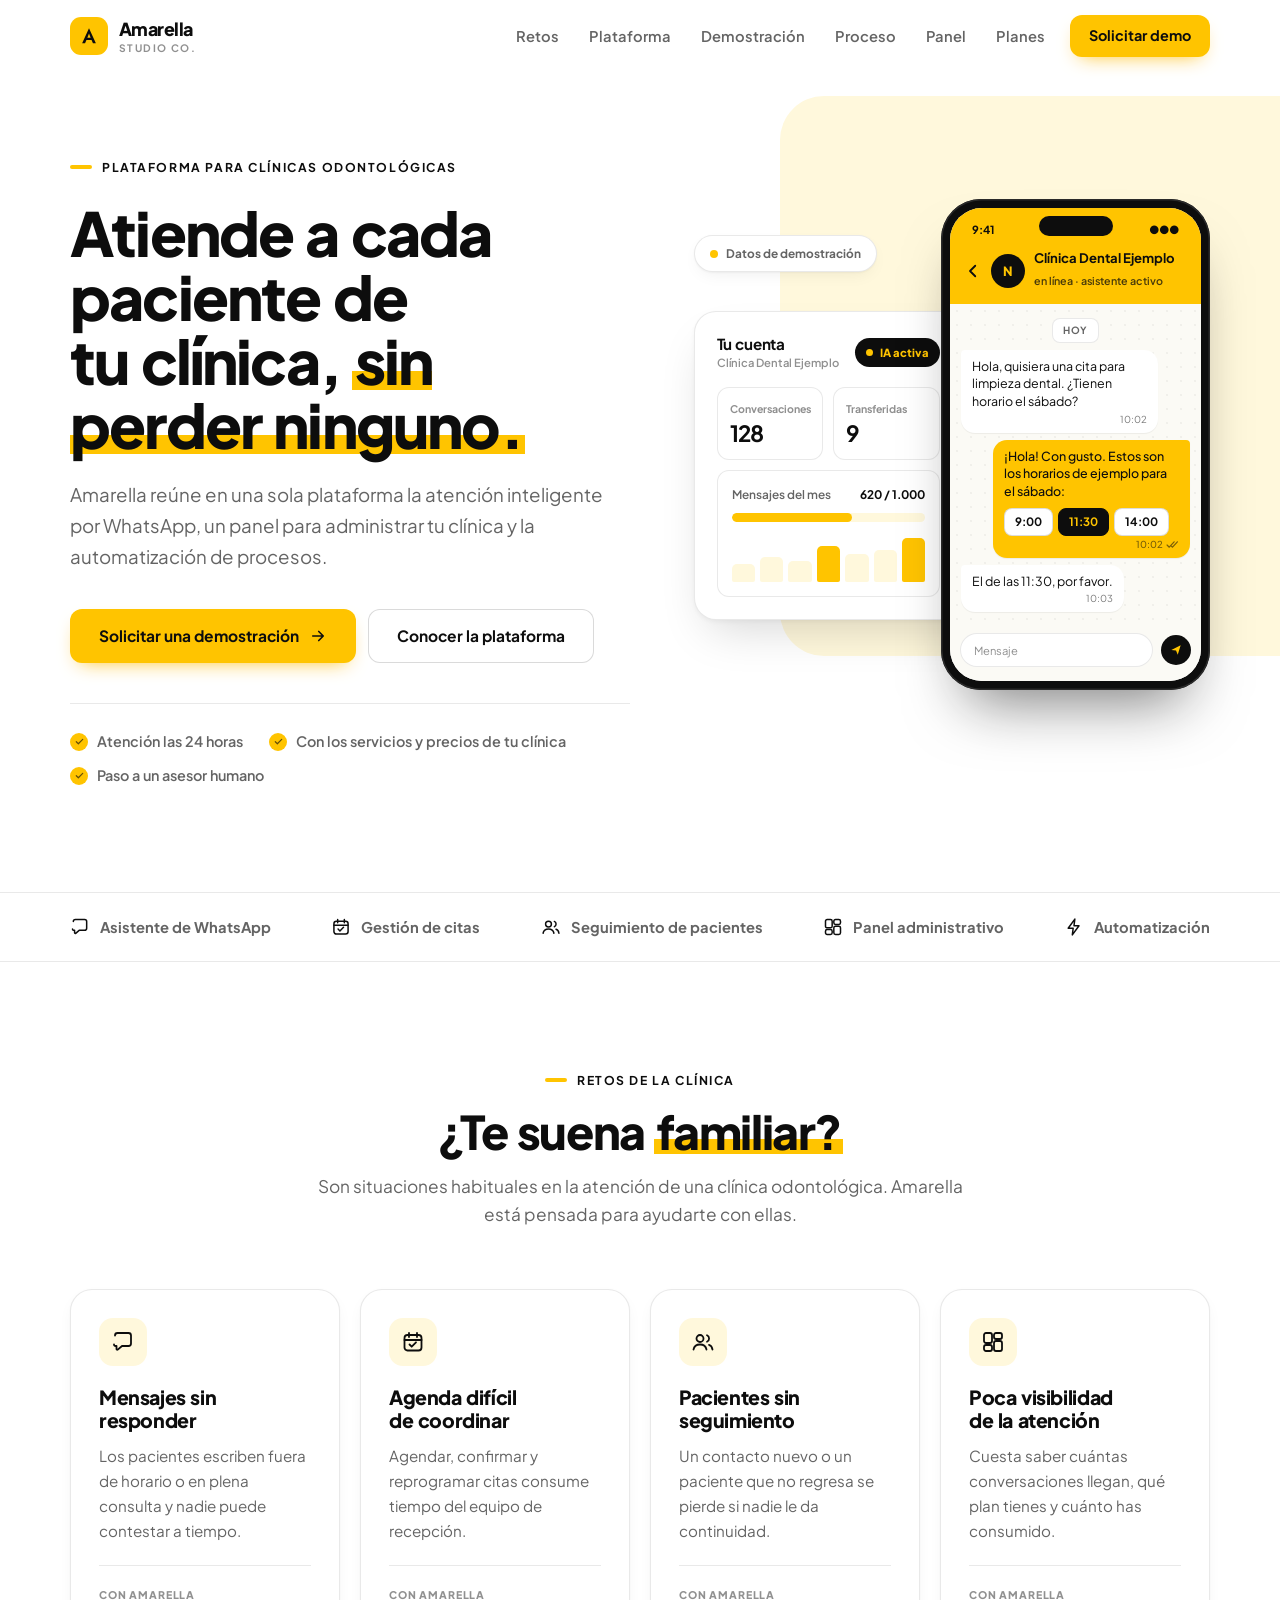
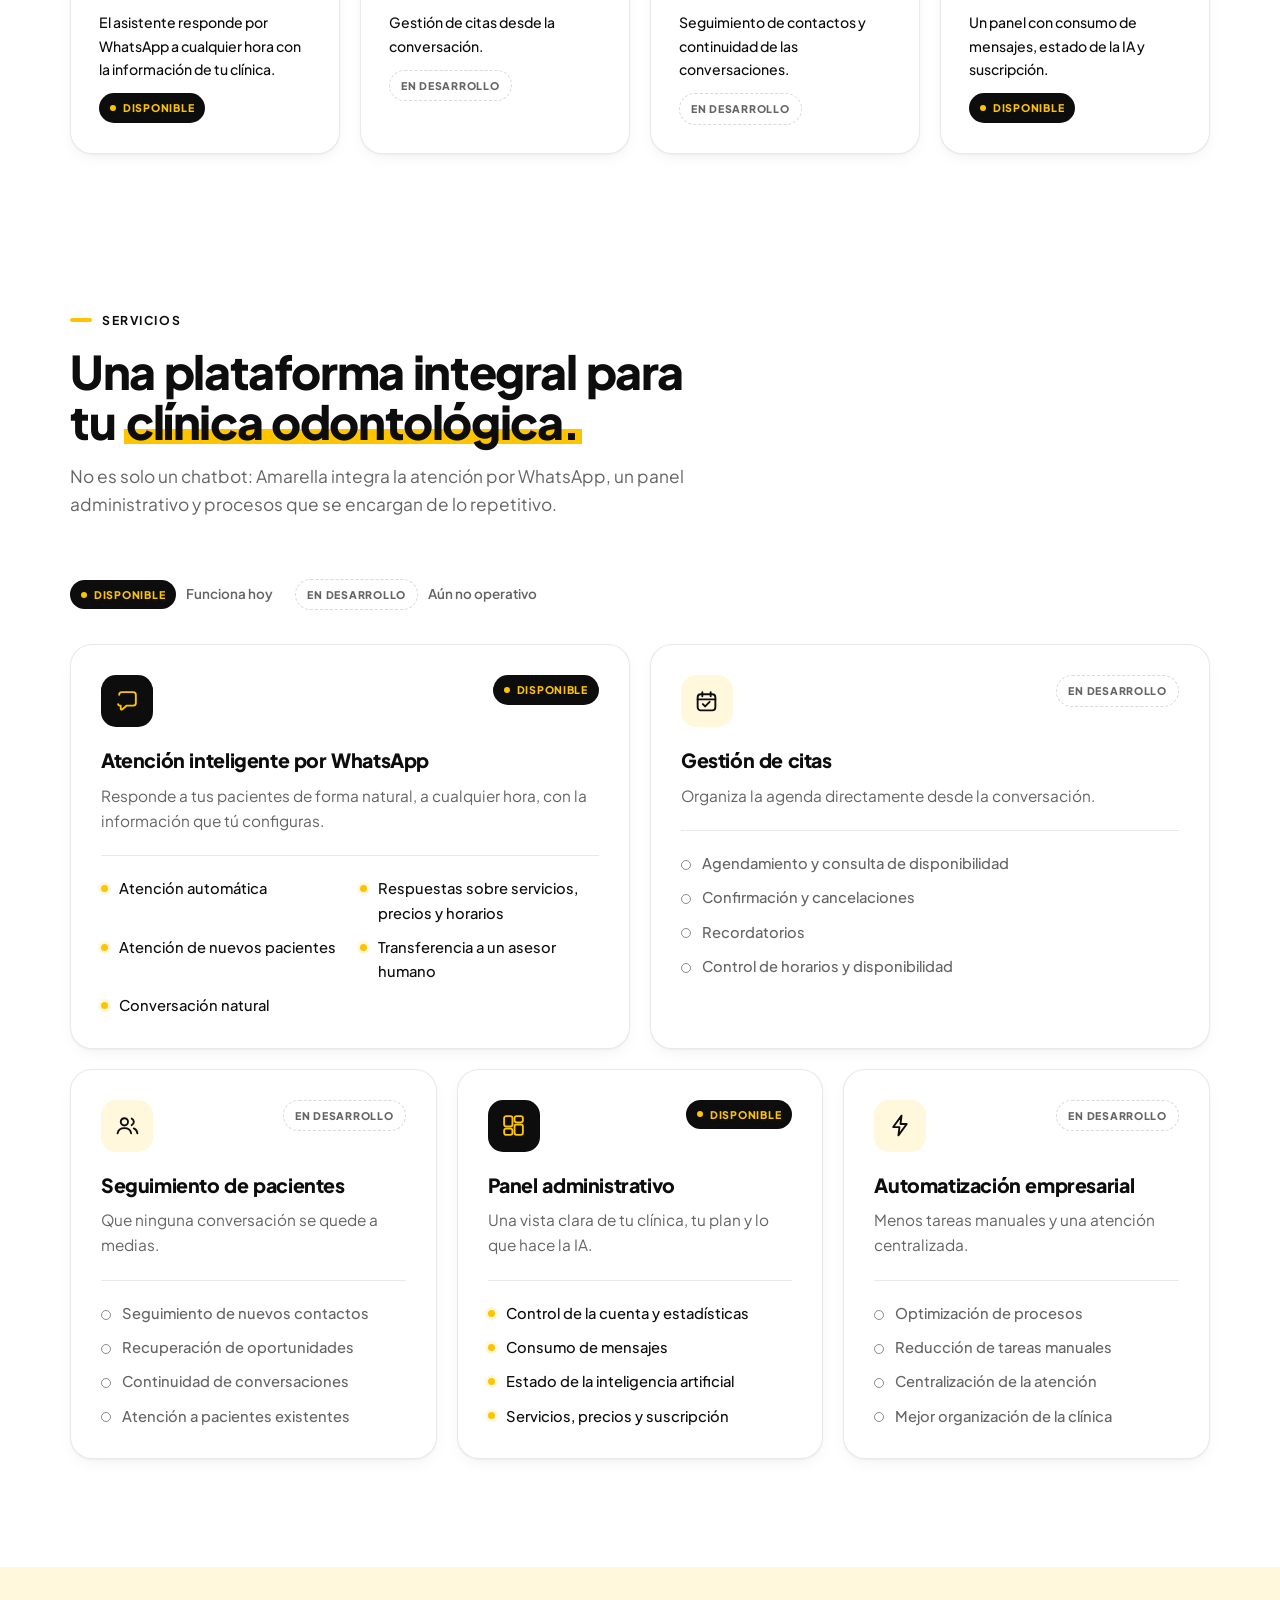
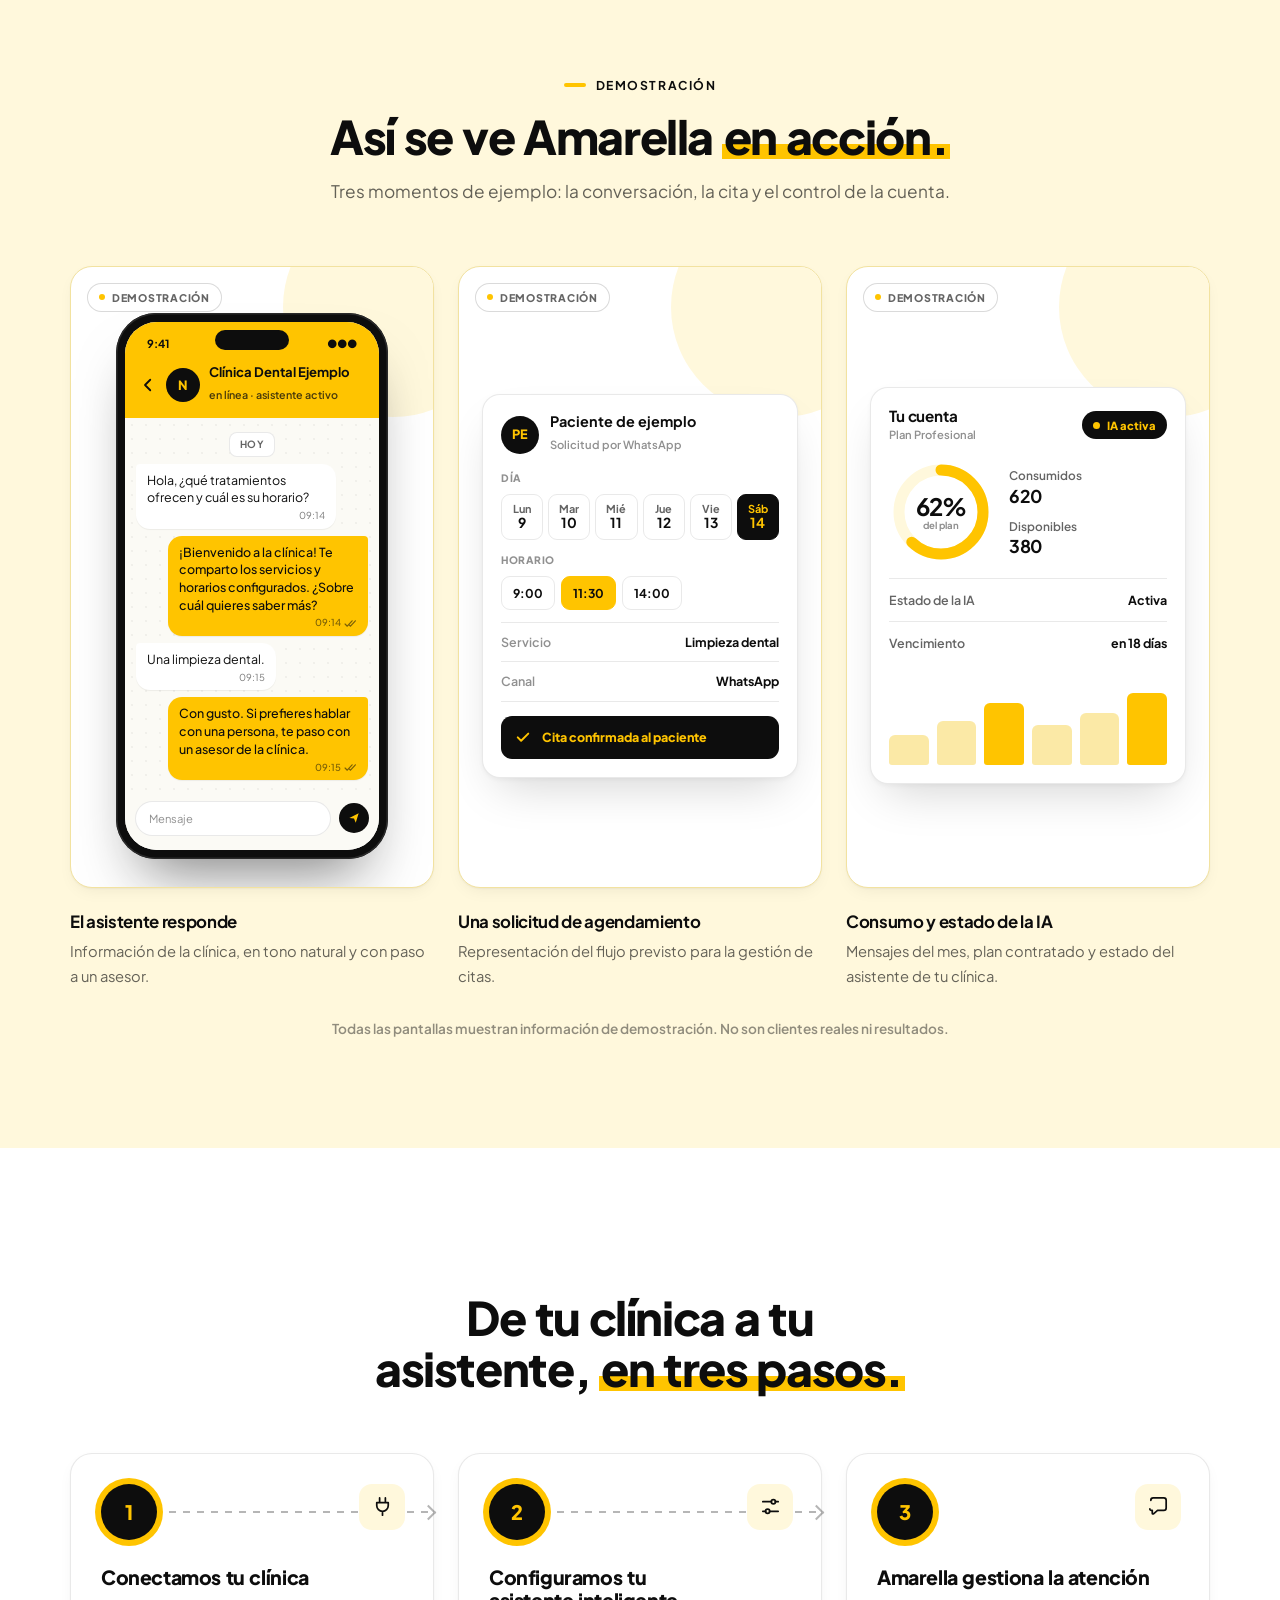
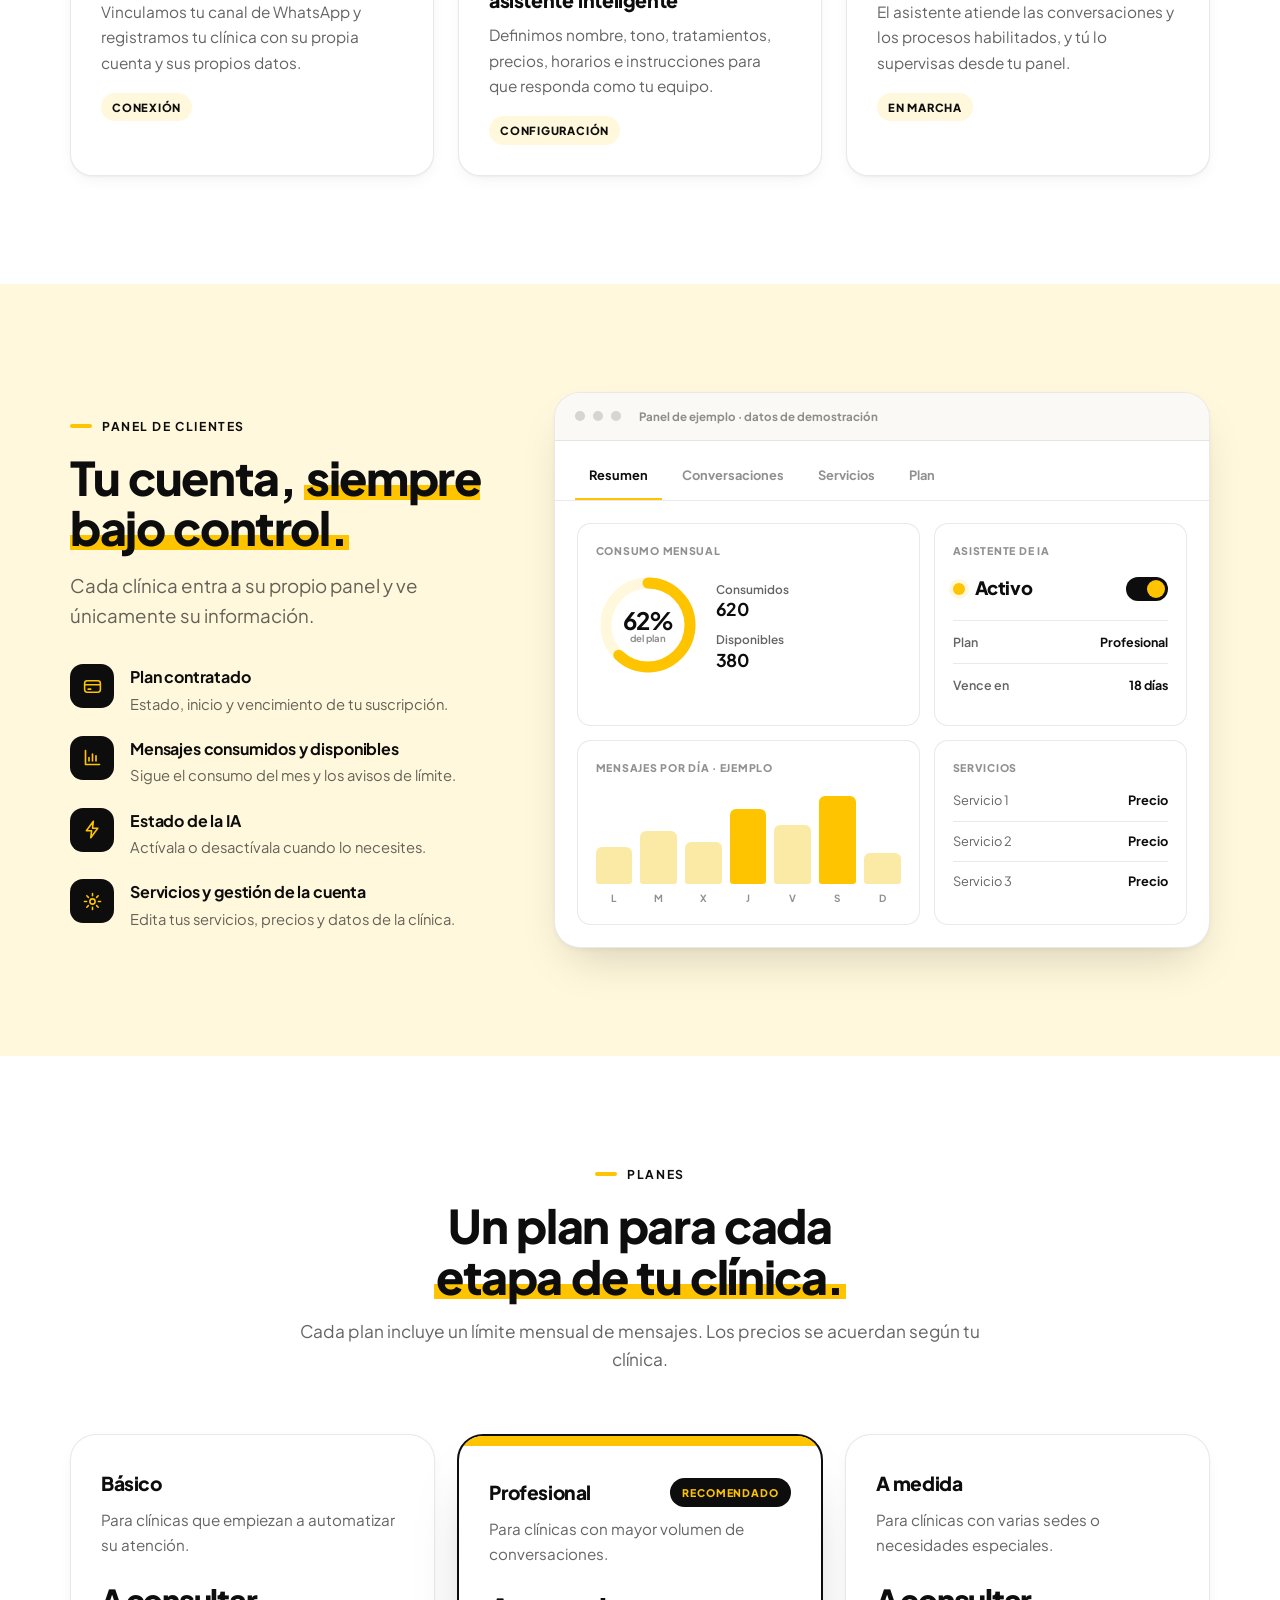
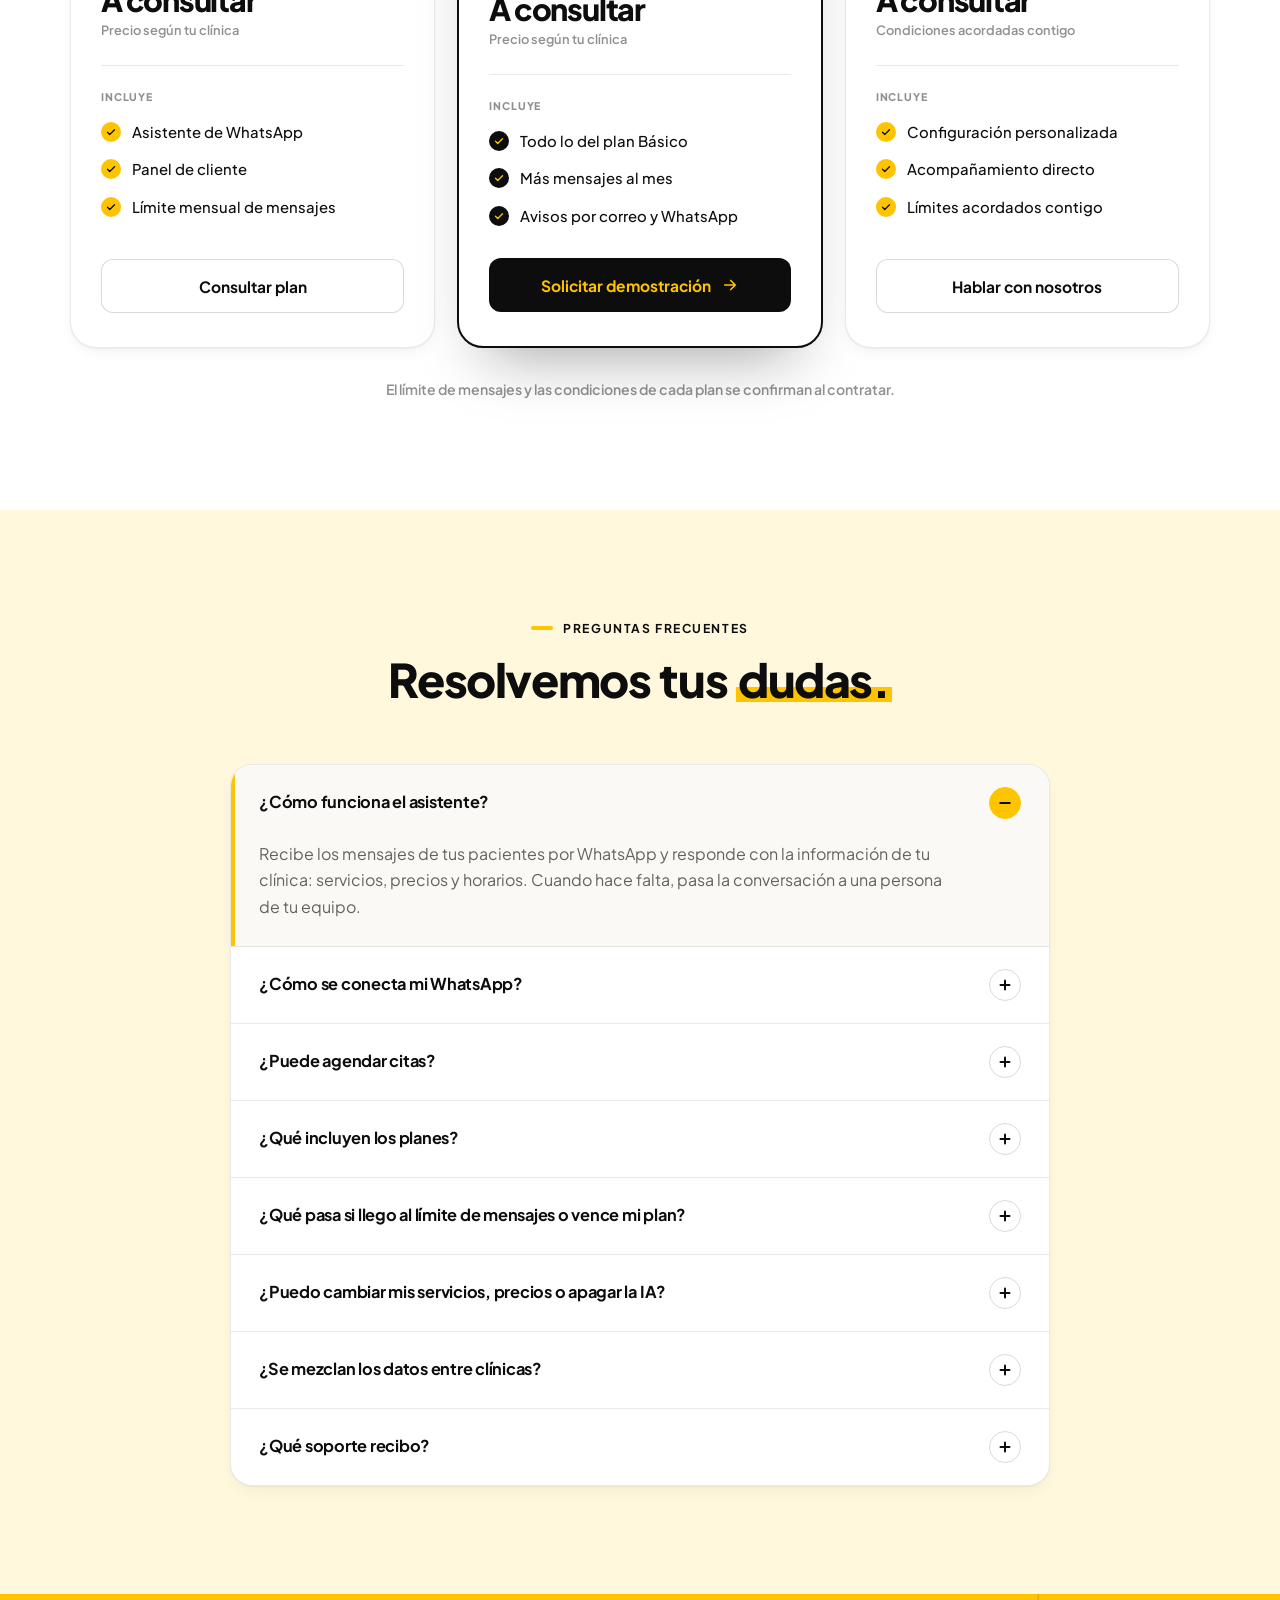
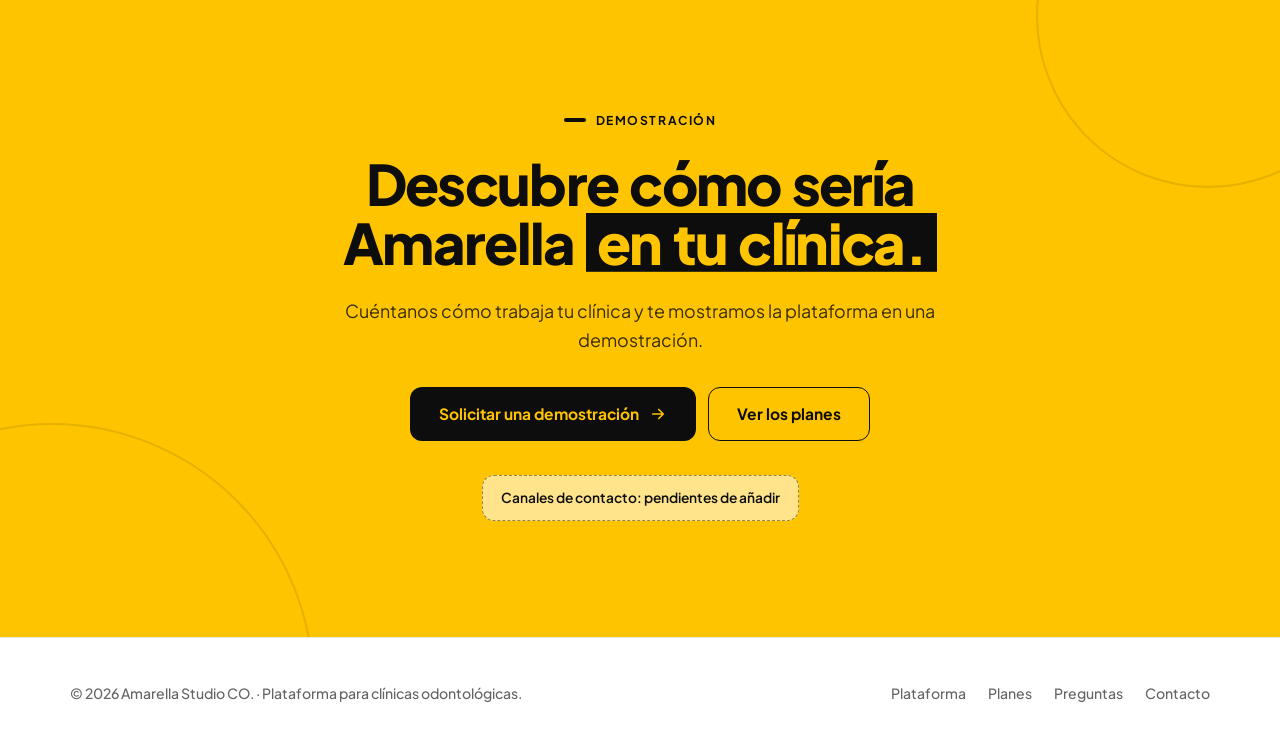
<file: web/premium/versions/r3-comercial-odontologica.html>
<!DOCTYPE html>
<html lang="es">
<head>
<meta charset="utf-8">
<meta name="viewport" content="width=device-width, initial-scale=1, viewport-fit=cover">
<title>Amarella Studio CO. | Plataforma para clínicas odontológicas</title>
<meta name="description" content="Amarella Studio CO. es una plataforma tecnológica para clínicas odontológicas: atención inteligente por WhatsApp, panel administrativo y automatización de procesos.">
<link rel="preconnect" href="https://fonts.googleapis.com">
<link rel="preconnect" href="https://fonts.gstatic.com" crossorigin>
<link href="https://fonts.googleapis.com/css2?family=Plus+Jakarta+Sans:wght@400;500;600;700;800&display=swap" rel="stylesheet">
<style>
/* Sistema: blanco dominante, amarillo de identidad, negro para texto y contrastes puntuales */
:root{
  --y:#FFC400; --y-hover:#FFB800; --y-tint:#FFF8DC; --y-line:#F2E2A0;
  --ink:#0D0D0D; --mute:rgba(13,13,13,.64); --soft:rgba(13,13,13,.46);
  --line:rgba(13,13,13,.09); --line-2:rgba(13,13,13,.15); --white:#fff; --off:#FAF9F5;
  --sh-1:0 1px 2px rgba(13,13,13,.04),0 6px 18px -6px rgba(13,13,13,.08);
  --sh-2:0 2px 4px rgba(13,13,13,.04),0 22px 48px -16px rgba(13,13,13,.18);
  --r:14px; --r-lg:22px;
  --font:"Plus Jakarta Sans","Manrope",system-ui,-apple-system,"Segoe UI",sans-serif;
  --ease:cubic-bezier(.22,.8,.3,1);
  color-scheme:light;
}
*{box-sizing:border-box}
html{scroll-behavior:smooth;scroll-padding-top:84px}
body{margin:0;background:var(--white);color:var(--ink);font-family:var(--font);font-size:16px;line-height:1.65;-webkit-font-smoothing:antialiased;overflow-x:hidden}
img,svg{max-width:100%}
a{color:inherit;text-decoration:none}
button{font:inherit;color:inherit;cursor:pointer}
:focus-visible{outline:3px solid var(--ink);outline-offset:3px;border-radius:8px}
.wrap{width:100%;max-width:1180px;margin:0 auto;padding-inline:max(20px,env(safe-area-inset-left,0px))}
section{padding-block:108px}
.tint{background:var(--y-tint)}

h1,h2,h3,h4{margin:0;font-weight:800;letter-spacing:-.03em;word-spacing:.05em;line-height:1.08;text-wrap:balance}
h1{font-size:clamp(2.3rem,4.9vw,3.8rem);line-height:1.05}
h2{font-size:clamp(1.9rem,3.9vw,2.9rem)}
h3{font-size:1.22rem;letter-spacing:-.02em;line-height:1.2}
p{margin:0}
.lead{font-size:clamp(1.05rem,1.5vw,1.17rem);color:var(--mute);max-width:50ch}
.eyebrow{display:inline-flex;align-items:center;gap:10px;font-size:.76rem;font-weight:700;letter-spacing:.13em;text-transform:uppercase;color:var(--ink)}
.eyebrow::before{content:"";width:22px;height:4px;border-radius:4px;background:var(--y)}
.hl{background:linear-gradient(transparent 64%,var(--y) 64% 90%,transparent 90%);padding-inline:.04em}
.sec-head{display:grid;gap:16px;max-width:680px;margin-bottom:60px}
.sec-head.center{margin-inline:auto;text-align:center;justify-items:center}
.sec-head p{color:var(--mute);font-size:1.08rem}

.btn{display:inline-flex;align-items:center;justify-content:center;gap:10px;min-height:54px;padding:0 28px;border-radius:12px;font-weight:700;font-size:.97rem;border:1.5px solid transparent;transition:transform .25s var(--ease),box-shadow .25s var(--ease),background .2s,color .2s,border-color .2s;white-space:nowrap}
.btn svg{width:18px;height:18px;transition:transform .25s var(--ease)}
.btn:hover svg{transform:translateX(4px)}
.btn-y{background:var(--y);color:var(--ink);box-shadow:0 8px 20px -10px rgba(255,184,0,.95)}
.btn-y:hover{background:var(--y-hover);transform:translateY(-2px);box-shadow:0 14px 26px -12px rgba(255,170,0,1)}
.btn-o{background:var(--white);border-color:var(--line-2);color:var(--ink)}
.btn-o:hover{border-color:var(--ink);transform:translateY(-2px)}
.btn-k{background:var(--ink);color:var(--y)}
.btn-k:hover{transform:translateY(-2px);box-shadow:0 16px 28px -14px rgba(13,13,13,.6)}
.btn:active{transform:translateY(0)}
.btn-sm{min-height:42px;padding:0 18px;font-size:.9rem}

/* nav */
.nav{position:fixed;top:0;left:0;right:0;z-index:50;background:rgba(255,255,255,.9);backdrop-filter:saturate(1.4) blur(14px);-webkit-backdrop-filter:saturate(1.4) blur(14px);border-bottom:1px solid transparent;transition:border-color .25s,box-shadow .25s;padding-top:env(safe-area-inset-top,0px)}
.nav.scrolled{border-color:var(--line);box-shadow:0 8px 24px -18px rgba(13,13,13,.3)}
.nav .wrap{display:flex;align-items:center;justify-content:space-between;gap:20px;height:72px}
.brand{display:flex;align-items:center;gap:11px;font-weight:800;letter-spacing:-.03em;font-size:1.12rem;line-height:1.1}
.mark{width:38px;height:38px;border-radius:11px;background:var(--y);display:grid;place-items:center;flex:none}
.mark svg{width:22px;height:22px}
.brand small{display:block;font-size:.64rem;font-weight:700;letter-spacing:.14em;color:var(--soft);text-transform:uppercase;margin-top:3px}
.menu{display:flex;align-items:center;gap:4px}
.menu a:not(.btn){padding:10px 13px;border-radius:10px;font-size:.92rem;font-weight:600;color:var(--mute);transition:color .2s,background .2s}
.menu a:not(.btn):hover{color:var(--ink);background:var(--y-tint)}
.menu .btn{margin-left:8px}
.burger{display:none;width:46px;height:46px;border:1.5px solid var(--line-2);border-radius:12px;background:var(--white);place-items:center}
.burger span,.burger span::before,.burger span::after{display:block;width:18px;height:2px;background:var(--ink);border-radius:2px;position:relative;transition:transform .3s var(--ease),background .2s}
.burger span::before,.burger span::after{content:"";position:absolute;left:0}
.burger span::before{top:-6px}.burger span::after{top:6px}
.burger[aria-expanded="true"] span{background:transparent}
.burger[aria-expanded="true"] span::before{transform:translateY(6px) rotate(45deg)}
.burger[aria-expanded="true"] span::after{transform:translateY(-6px) rotate(-45deg)}

/* hero */
.hero{padding-top:150px;padding-bottom:104px;position:relative;overflow:hidden}
.hero::before{content:"";position:absolute;right:max(-60px,calc(50% - 760px));top:96px;width:min(560px,48vw);height:560px;border-radius:44px;background:var(--y-tint);z-index:0}
.hero .wrap{position:relative;z-index:1;display:grid;grid-template-columns:1.04fr .96fr;gap:64px;align-items:center}
.hero h1{margin:24px 0 24px;max-width:15ch}
.hero .lead{max-width:46ch}
.hero .actions{display:flex;flex-wrap:wrap;gap:12px;margin-top:36px}
.trust{display:flex;flex-wrap:wrap;gap:10px 26px;margin-top:40px;padding-top:26px;border-top:1px solid var(--line);font-size:.9rem;font-weight:600;color:var(--mute)}
.trust span{display:inline-flex;align-items:center;gap:9px}
.trust i{width:18px;height:18px;border-radius:50%;background:var(--y);display:grid;place-items:center;flex:none}
.trust i svg{width:11px;height:11px}
.stage{position:relative;min-height:540px}
.dash{position:absolute;left:0;top:112px;width:84%;background:var(--white);border:1px solid var(--line);border-radius:var(--r-lg);box-shadow:var(--sh-2);padding:22px 36% 22px 22px}
.phone{position:absolute;right:0;top:0;width:52%;max-width:290px;animation:float 8s ease-in-out infinite}
.demo-tag{position:absolute;z-index:3;left:0;top:36px;background:var(--white);border:1px solid var(--line);box-shadow:var(--sh-1);border-radius:999px;padding:8px 15px;font-size:.74rem;font-weight:700;color:var(--mute);display:flex;gap:8px;align-items:center}
.demo-tag::before{content:"";width:8px;height:8px;border-radius:50%;background:var(--y)}

/* teléfono realista */
.phone-shell{background:var(--ink);border-radius:40px;padding:9px;box-shadow:0 36px 60px -26px rgba(13,13,13,.55),inset 0 0 0 1.5px #2a2a2a;position:relative}
.phone-shell::before{content:"";position:absolute;top:17px;left:50%;transform:translateX(-50%);width:74px;height:20px;background:var(--ink);border-radius:12px;z-index:3}
.wa{background:var(--white);border-radius:32px;overflow:hidden;display:flex;flex-direction:column}
.wa-status{display:flex;justify-content:space-between;align-items:center;padding:12px 22px 6px;font-size:.7rem;font-weight:700;background:var(--y)}
.wa-status svg{width:14px;height:14px;margin-left:3px}
.wa-top{display:flex;align-items:center;gap:9px;padding:6px 14px 12px;background:var(--y)}
.wa-top>svg{width:18px;height:18px;flex:none}
.wa-av{width:34px;height:34px;border-radius:50%;background:var(--ink);color:var(--y);display:grid;place-items:center;font-weight:800;font-size:.8rem;flex:none}
.wa-top b{display:block;font-size:.82rem;line-height:1.2}
.wa-top small{font-size:.67rem;font-weight:600;opacity:.75}
.wa-body{padding:14px 11px 12px;display:flex;flex-direction:column;gap:7px;background-color:#FBFAF5;background-image:radial-gradient(rgba(13,13,13,.045) 1px,transparent 1.2px);background-size:14px 14px;min-height:250px}
.bub{max-width:86%;padding:8px 11px 6px;border-radius:14px;font-size:.78rem;line-height:1.42;overflow-wrap:anywhere;box-shadow:0 1px 1px rgba(13,13,13,.06)}
.bub.c{background:var(--white);border-top-left-radius:4px;align-self:flex-start}
.bub.a{background:var(--y);border-top-right-radius:4px;align-self:flex-end;font-weight:500}
.bub time{display:flex;justify-content:flex-end;align-items:center;gap:3px;font-size:.6rem;opacity:.55;margin-top:2px}
.bub time svg{width:13px;height:13px}
.wa-chip{align-self:center;font-size:.62rem;font-weight:700;letter-spacing:.06em;text-transform:uppercase;color:var(--mute);background:var(--white);border:1px solid var(--line);border-radius:8px;padding:3px 10px}
.slots{display:flex;gap:5px;flex-wrap:wrap;margin-top:7px}
.slots span{padding:5px 10px;border-radius:8px;background:var(--white);border:1px solid rgba(13,13,13,.14);font-size:.72rem;font-weight:700}
.slots span.on{background:var(--ink);color:var(--y);border-color:var(--ink)}
.wa-input{display:flex;align-items:center;gap:8px;padding:9px 10px 14px;background:#FBFAF5}
.wa-input span{flex:1;background:var(--white);border:1px solid var(--line);border-radius:99px;padding:7px 13px;font-size:.7rem;color:var(--soft)}
.wa-input i{width:30px;height:30px;border-radius:50%;background:var(--ink);display:grid;place-items:center;flex:none;color:var(--y)}
.wa-input i svg{width:14px;height:14px}

/* componentes SaaS */
.dh{display:flex;justify-content:space-between;align-items:center;gap:10px;margin-bottom:16px}
.dh b{font-size:.95rem;letter-spacing:-.01em;display:block;line-height:1.25}
.dh small{display:block;font-size:.7rem;color:var(--soft);font-weight:600}
.pill{display:inline-flex;align-items:center;gap:7px;padding:5px 11px;border-radius:999px;background:var(--ink);color:var(--y);font-size:.7rem;font-weight:800;white-space:nowrap}
.pill::before{content:"";width:7px;height:7px;border-radius:50%;background:var(--y);box-shadow:0 0 0 0 rgba(255,196,0,.7);animation:pulse 2.4s infinite}
.kpis{display:grid;grid-template-columns:repeat(3,1fr);gap:10px}
.dash .kpis{grid-template-columns:1fr 1fr}
.kpi{border:1px solid var(--line);border-radius:12px;padding:12px;min-width:0;background:var(--white)}
.kpi small{display:block;font-size:.66rem;color:var(--soft);font-weight:700}
.kpi strong{display:block;font-size:1.4rem;letter-spacing:-.03em;line-height:1.2;margin-top:2px}
.usage{margin-top:10px;border:1px solid var(--line);border-radius:12px;padding:14px;background:var(--white)}
.usage .l{display:flex;justify-content:space-between;gap:10px;font-size:.74rem;font-weight:600;color:var(--mute);margin-bottom:9px}
.usage .l b{color:var(--ink)}
.bar{height:9px;border-radius:99px;background:var(--y-tint);overflow:hidden}
.bar i{display:block;height:100%;width:62%;background:var(--y);border-radius:99px}
.spark{display:flex;align-items:flex-end;gap:5px;height:48px;margin-top:12px}
.spark i{flex:1;background:var(--y-tint);border-radius:5px 5px 2px 2px;min-width:0}
.spark i.h{background:var(--y)}

.strip{padding-block:0;border-block:1px solid var(--line)}
.strip .wrap{display:flex;flex-wrap:wrap;justify-content:space-between;gap:12px 28px;padding-block:22px;font-size:.92rem;font-weight:700;color:var(--mute)}
.strip span{display:inline-flex;align-items:center;gap:10px}
.strip svg{width:20px;height:20px;color:var(--ink)}

/* retos */
.pb{display:grid;grid-template-columns:repeat(4,1fr);gap:20px}
.pbc{background:var(--white);border:1px solid var(--line);border-radius:var(--r-lg);padding:28px;box-shadow:var(--sh-1);display:flex;flex-direction:column;transition:transform .35s var(--ease),box-shadow .35s var(--ease),border-color .3s;min-width:0}
.pbc:hover{transform:translateY(-4px);box-shadow:var(--sh-2);border-color:var(--ink)}
.pbn{width:48px;height:48px;border-radius:14px;background:var(--y-tint);display:grid;place-items:center;margin-bottom:20px}
.pbn svg{width:24px;height:24px}
.pbc p{color:var(--mute);margin-top:10px;font-size:.95rem}
.fix{margin-top:auto;padding-top:20px;display:grid;gap:8px;font-size:.88rem;font-weight:500;border-top:1px solid var(--line);margin-top:22px}
.fix b{font-size:.66rem;font-weight:800;letter-spacing:.08em;text-transform:uppercase;color:var(--soft)}
.fix .st{justify-self:start;margin-top:4px}
.channels{display:flex;flex-wrap:wrap;gap:12px;justify-content:center}
#problemas{padding-bottom:48px}
/* servicios */
.svc{display:grid;grid-template-columns:repeat(12,1fr);gap:20px}
.card{background:var(--white);border:1px solid var(--line);border-radius:var(--r-lg);padding:30px;box-shadow:var(--sh-1);transition:transform .35s var(--ease),box-shadow .35s var(--ease),border-color .3s;min-width:0;position:relative;display:flex;flex-direction:column}
.card:hover{transform:translateY(-4px);box-shadow:var(--sh-2);border-color:var(--ink)}
.card-h{display:flex;justify-content:space-between;align-items:flex-start;gap:12px;margin-bottom:22px}
.ico{width:52px;height:52px;border-radius:15px;background:var(--ink);color:var(--y);display:grid;place-items:center;flex:none;transition:background .3s,color .3s}
.ico svg{width:25px;height:25px}
.card:hover .ico{background:var(--y);color:var(--ink)}
.card p{color:var(--mute);margin-top:10px;font-size:.96rem}
.card ul{list-style:none;margin:22px 0 0;padding:20px 0 0;border-top:1px solid var(--line);display:grid;gap:10px;font-size:.92rem;font-weight:500}
.card li{display:flex;gap:11px;align-items:flex-start}
.card li::before{content:"";flex:none;width:7px;height:7px;border-radius:50%;background:var(--y);margin-top:.6em;box-shadow:0 0 0 3px var(--y-tint)}
.c-a{grid-column:span 6}.c-b{grid-column:span 6}
.c-c,.c-d,.c-e{grid-column:span 4}
.c-a ul{grid-template-columns:1fr 1fr;column-gap:20px}
.st{display:inline-flex;align-items:center;gap:7px;font-size:.66rem;font-weight:800;letter-spacing:.07em;text-transform:uppercase;padding:6px 11px;border-radius:999px;white-space:nowrap}
.st-on{background:var(--ink);color:var(--y)}
.st-on::before{content:"";width:6px;height:6px;border-radius:50%;background:var(--y)}
.st-dev{background:var(--white);color:var(--mute);border:1.5px dashed var(--line-2)}
.card.dev .ico{background:var(--y-tint);color:var(--ink)}
.card.dev:hover .ico{background:var(--y)}
.card.dev li{color:var(--mute)}
.card.dev li::before{background:transparent;box-shadow:none;border:1.5px solid var(--soft);width:8px;height:8px}
.lg{display:inline-flex;align-items:center;gap:10px}
.legend{display:flex;flex-wrap:wrap;gap:12px 22px;margin-bottom:34px;font-size:.84rem;font-weight:600;color:var(--mute);align-items:center}

/* demo */
.demo{display:grid;grid-template-columns:repeat(3,1fr);gap:24px;align-items:stretch}
.demo figure{margin:0;min-width:0;display:flex;flex-direction:column}
.demo figcaption{margin-top:20px}
.demo figcaption b{display:block;font-size:1.05rem;letter-spacing:-.02em}
.demo figcaption span{display:block;color:var(--mute);font-size:.92rem;margin-top:4px}
.frame{flex:1;background:var(--white);border:1px solid var(--y-line);box-shadow:var(--sh-1);border-radius:var(--r-lg);padding:46px 22px 28px;display:grid;place-items:center;min-height:470px;position:relative;overflow:hidden}
.frame::after{content:"";position:absolute;width:220px;height:220px;border-radius:50%;background:var(--y-tint);right:-70px;top:-70px}
.frame>*{position:relative;z-index:1;width:100%}
.frame .demo-badge{position:absolute;z-index:2;left:16px;top:16px;width:auto;display:inline-flex;align-items:center;gap:7px;font-size:.66rem;font-weight:800;letter-spacing:.07em;text-transform:uppercase;background:var(--white);border:1px solid var(--line-2);border-radius:99px;padding:5px 11px;color:var(--mute)}
.frame .demo-badge::before{content:"";width:6px;height:6px;border-radius:50%;background:var(--y)}
.mini{max-width:272px;margin:0 auto}
.appt{background:var(--white);border-radius:18px;border:1px solid var(--line);box-shadow:var(--sh-2);padding:18px;max-width:316px;margin:0 auto}
.ap-h{display:flex;align-items:center;gap:11px;margin-bottom:14px}
.ap-h .wa-av{width:38px;height:38px}
.ap-h b{display:block;font-size:.9rem;line-height:1.2}.ap-h small{font-size:.7rem;color:var(--soft);font-weight:600}
.ap-lbl{font-size:.64rem;font-weight:800;letter-spacing:.07em;text-transform:uppercase;color:var(--soft);margin:12px 0 7px}
.days{display:grid;grid-template-columns:repeat(6,1fr);gap:5px}
.days span{display:grid;justify-items:center;padding:7px 0;border-radius:9px;border:1px solid var(--line);font-size:.68rem;font-weight:700;color:var(--mute);line-height:1.2}
.days span b{font-size:.86rem;color:var(--ink)}
.days span.on{background:var(--ink);border-color:var(--ink);color:var(--y)}.days span.on b{color:var(--y)}
.ap-slots{display:flex;gap:6px;flex-wrap:wrap}
.ap-slots span{padding:6px 11px;border-radius:9px;border:1px solid var(--line);font-size:.76rem;font-weight:700}
.ap-slots span.on{background:var(--y);border-color:var(--y)}
.ap-rows{margin-top:12px;border-top:1px solid var(--line)}
.ap-rows div{display:flex;justify-content:space-between;gap:10px;padding:9px 0;border-bottom:1px solid var(--line);font-size:.78rem}
.ap-rows span{color:var(--soft);font-weight:600}.ap-rows b{text-align:right}
.ok{margin-top:14px;display:flex;align-items:center;gap:10px;background:var(--ink);color:var(--y);border-radius:11px;padding:11px 13px;font-size:.78rem;font-weight:800}
.ok svg{width:18px;height:18px;flex:none}
.gauge{display:flex;align-items:center;gap:16px;margin:2px 0 14px}
.ring{position:relative;width:104px;height:104px;flex:none}
.ring svg{width:100%;height:100%;transform:rotate(-90deg)}
.ring .tr{fill:none;stroke:var(--y-tint);stroke-width:11}
.ring .pg{fill:none;stroke:var(--y);stroke-width:11;stroke-linecap:round;stroke-dasharray:164 264}
.ring div{position:absolute;inset:0;display:grid;place-content:center;text-align:center;line-height:1.1}
.ring strong{font-size:1.5rem;letter-spacing:-.04em}.ring small{font-size:.6rem;color:var(--soft);font-weight:700}
.gl{display:grid;gap:10px;font-size:.74rem;color:var(--mute);font-weight:600;min-width:0}
.gl b{display:block;font-size:1.1rem;color:var(--ink);letter-spacing:-.02em;line-height:1.2}
.row2{display:flex;justify-content:space-between;align-items:center;gap:10px;padding:11px 0;border-top:1px solid var(--line);font-size:.78rem;font-weight:600;color:var(--mute)}
.row2 b{color:var(--ink)}
.demo-note{margin-top:30px;text-align:center;font-size:.85rem;color:var(--soft);font-weight:600}

/* proceso */
.steps{display:grid;grid-template-columns:repeat(3,1fr);gap:24px;position:relative}
.step{background:var(--white);border:1px solid var(--line);border-radius:var(--r-lg);padding:30px;box-shadow:var(--sh-1);position:relative;transition:transform .35s var(--ease),box-shadow .35s var(--ease),border-color .3s;min-width:0}
.step:hover{transform:translateY(-4px);box-shadow:var(--sh-2);border-color:var(--ink)}
.step-top{display:flex;align-items:center;gap:0;margin-bottom:26px;margin-right:-30px}
.num{width:56px;height:56px;border-radius:50%;background:var(--ink);color:var(--y);font-weight:800;font-size:1.25rem;display:grid;place-items:center;flex:none;box-shadow:0 0 0 6px var(--y);position:relative;z-index:1}
.line{flex:1;height:2px;margin-left:12px;background:repeating-linear-gradient(90deg,var(--ink) 0 7px,transparent 7px 14px);opacity:.3;position:relative}
.line::after{content:"";position:absolute;right:-1px;top:-4px;width:9px;height:9px;border-top:2px solid var(--ink);border-right:2px solid var(--ink);transform:rotate(45deg)}
.step:last-child .step-top{margin-right:0}
.step:last-child .line{display:none}
.step .sico{position:absolute;top:30px;right:28px;width:46px;height:46px;border-radius:13px;background:var(--y-tint);display:grid;place-items:center}
.step .sico svg{width:23px;height:23px}
.step p{color:var(--mute);margin-top:10px;font-size:.96rem}
.step .tagline{display:inline-block;margin-top:18px;font-size:.7rem;font-weight:800;letter-spacing:.07em;text-transform:uppercase;color:var(--ink);background:var(--y-tint);border-radius:99px;padding:5px 11px}

/* panel */
.pnl>*,.hero .wrap>*{min-width:0}
.pnl{display:grid;grid-template-columns:.78fr 1.22fr;gap:64px;align-items:center}
.feat{list-style:none;padding:0;margin:32px 0 0;display:grid;gap:20px}
.feat li{display:flex;gap:16px;align-items:flex-start}
.feat .ico{width:44px;height:44px;border-radius:13px}
.feat .ico svg{width:21px;height:21px}
.feat b{display:block;letter-spacing:-.01em}
.feat div span{display:block;color:var(--mute);font-size:.92rem;margin-top:1px}
.big{background:var(--white);border:1px solid var(--line);border-radius:26px;box-shadow:var(--sh-2);overflow:hidden}
.big-top{display:flex;align-items:center;gap:8px;padding:14px 20px;border-bottom:1px solid var(--line);background:var(--off)}
.big-top i{width:10px;height:10px;border-radius:50%;background:var(--line-2)}
.big-top em{margin-left:10px;font-style:normal;font-size:.72rem;font-weight:700;color:var(--soft)}
.tabs{display:flex;gap:6px;padding:14px 20px 0;overflow-x:auto;border-bottom:1px solid var(--line);scrollbar-width:none}
.tabs::-webkit-scrollbar{display:none}
.tabs span{padding:10px 14px 12px;font-size:.8rem;font-weight:700;color:var(--soft);white-space:nowrap;border-bottom:3px solid transparent;margin-bottom:-1px}
.tabs span.on{color:var(--ink);border-color:var(--y)}
.main{padding:22px;min-width:0;display:grid;gap:14px}
.g2{display:grid;grid-template-columns:1.15fr .85fr;gap:14px}
.g2.b{grid-template-columns:1.15fr .85fr}
.box{border:1px solid var(--line);border-radius:14px;padding:18px;min-width:0;background:var(--white)}
.box>small{display:block;font-size:.66rem;font-weight:800;color:var(--soft);letter-spacing:.07em;text-transform:uppercase;margin-bottom:14px}
.iastate{display:flex;align-items:center;gap:10px;font-size:1.15rem;font-weight:800;letter-spacing:-.02em}
.iastate .dot{width:12px;height:12px;border-radius:50%;background:var(--y);box-shadow:0 0 0 4px var(--y-tint);flex:none;animation:pulse 2.4s infinite}
.sw{width:42px;height:24px;border-radius:99px;background:var(--ink);position:relative;flex:none;margin-left:auto}
.sw::after{content:"";position:absolute;right:3px;top:3px;width:18px;height:18px;border-radius:50%;background:var(--y)}
.bars{display:flex;align-items:stretch;gap:8px;height:116px}
.bars div{flex:1;display:flex;flex-direction:column;justify-content:flex-end;align-items:center;gap:6px;min-width:0}
.bars i{display:block;width:100%;background:#FBE9A6;border-radius:6px 6px 3px 3px;flex:none}
.bars i.h{background:var(--y)}
.bars span{font-size:.62rem;font-weight:700;color:var(--soft)}
.svc-row{display:flex;justify-content:space-between;gap:10px;font-size:.8rem;padding:9px 0;border-top:1px solid var(--line)}
.svc-row:first-of-type{border-top:0;padding-top:0}.svc-row span{color:var(--mute)}.svc-row b{white-space:nowrap}

/* planes */
.plans{display:grid;grid-template-columns:repeat(3,1fr);gap:22px;align-items:stretch}
.plan{background:var(--white);border:1px solid var(--line);border-radius:26px;padding:34px 30px;box-shadow:var(--sh-1);display:flex;flex-direction:column;position:relative;overflow:hidden;transition:transform .35s var(--ease),box-shadow .35s var(--ease),border-color .3s}
.plan:hover{transform:translateY(-5px);box-shadow:var(--sh-2);border-color:var(--ink)}
.plan-h{display:flex;justify-content:space-between;align-items:center;gap:10px;min-height:30px}
.plan h3{font-size:1.2rem}
.plan .desc{color:var(--mute);margin-top:8px;font-size:.95rem;min-height:3.1em}
.price{margin:26px 0 4px;font-size:1.9rem;font-weight:800;letter-spacing:-.04em;line-height:1.1}
.price-n{font-size:.8rem;color:var(--soft);font-weight:600;margin-bottom:24px}
.incl{font-size:.66rem;font-weight:800;letter-spacing:.08em;text-transform:uppercase;color:var(--soft);padding-top:22px;border-top:1px solid var(--line);margin-bottom:14px}
.plan ul{list-style:none;margin:0 0 30px;padding:0;display:grid;gap:13px;font-size:.93rem;font-weight:500}
.plan li{display:flex;gap:11px;align-items:flex-start}
.plan li svg{flex:none;width:20px;height:20px;padding:4px;border-radius:50%;background:var(--y);margin-top:2px}
.plan .btn{margin-top:auto;width:100%}
.plan.rec{border:2px solid var(--ink);box-shadow:0 34px 60px -30px rgba(13,13,13,.4);padding-top:42px}
.plan.rec::before{content:"";position:absolute;left:0;right:0;top:0;height:10px;background:var(--y)}
.plan.rec:hover{transform:translateY(-8px)}
.plan.rec li svg{background:var(--ink);color:var(--y)}
.badge{background:var(--ink);color:var(--y);font-size:.66rem;font-weight:800;letter-spacing:.08em;text-transform:uppercase;padding:6px 12px;border-radius:999px;white-space:nowrap}
.plans-note{margin-top:30px;text-align:center;color:var(--soft);font-size:.88rem;font-weight:600}

/* faq */
.faq{max-width:820px;margin:0 auto;background:var(--white);border:1px solid var(--line);border-radius:22px;box-shadow:var(--sh-1);overflow:hidden}
.qa{border-bottom:1px solid var(--line);position:relative;transition:background .3s}
.qa:last-child{border-bottom:0}
.qa::before{content:"";position:absolute;left:0;top:0;bottom:0;width:4px;background:var(--y);transform:scaleY(0);transform-origin:top;transition:transform .4s var(--ease)}
.qa.open{background:var(--off)}
.qa.open::before{transform:scaleY(1)}
.qa button{width:100%;display:flex;justify-content:space-between;align-items:center;gap:20px;background:none;border:0;text-align:left;padding:22px 28px;font-weight:700;font-size:1.02rem;letter-spacing:-.015em;min-height:66px;transition:padding .3s var(--ease)}
.qa:not(.open) button:hover{background:var(--y-tint)}
.qa .pm{width:32px;height:32px;border-radius:50%;border:1.5px solid var(--line-2);flex:none;position:relative;transition:background .25s,border-color .25s,transform .4s var(--ease)}
.qa .pm::before,.qa .pm::after{content:"";position:absolute;left:50%;top:50%;width:11px;height:2px;background:var(--ink);transform:translate(-50%,-50%);border-radius:2px;transition:transform .4s var(--ease)}
.qa .pm::after{transform:translate(-50%,-50%) rotate(90deg)}
.qa.open .pm{background:var(--y);border-color:var(--y);transform:rotate(180deg)}
.qa.open .pm::after{transform:translate(-50%,-50%) rotate(0)}
.qa .body{display:grid;grid-template-rows:0fr;opacity:0;transition:grid-template-rows .45s var(--ease),opacity .35s}
.qa.open .body{grid-template-rows:1fr;opacity:1}
.qa .body>div{overflow:hidden}
.qa .body p{padding:0 28px 26px;color:var(--mute);max-width:62ch}

/* contacto */
.contact{background:var(--y);padding-block:116px;position:relative;overflow:hidden}
.contact::before,.contact::after{content:"";position:absolute;border-radius:50%;border:2px solid rgba(13,13,13,.1)}
.contact::before{width:520px;height:520px;left:-210px;bottom:-310px}
.contact::after{width:340px;height:340px;right:-100px;top:-150px}
.contact .wrap{position:relative;z-index:1;text-align:center;display:grid;justify-items:center;gap:24px}
.contact .eyebrow::before{background:var(--ink)}
.contact h2{max-width:18ch;font-size:clamp(2.1rem,4.8vw,3.5rem);line-height:1.05}
.contact h2 em{font-style:normal;color:var(--y);padding:0 .2em;background:linear-gradient(var(--ink),var(--ink)) no-repeat 0 58%/100% 84%;box-decoration-break:clone;-webkit-box-decoration-break:clone}
.contact p{max-width:48ch;font-size:1.12rem;color:rgba(13,13,13,.82)}
.contact .actions{display:flex;flex-wrap:wrap;gap:12px;justify-content:center;margin-top:8px}
.contact .btn-o{background:transparent;border-color:var(--ink)}
.contact .btn-o:hover{background:var(--ink);color:var(--y)}
.pending{margin-top:10px;display:inline-flex;gap:10px;align-items:center;padding:11px 18px;border-radius:12px;background:rgba(255,255,255,.55);border:1.5px dashed rgba(13,13,13,.45);font-size:.86rem;font-weight:600;max-width:100%}

footer{padding-block:44px;border-top:1px solid var(--line)}
footer .wrap{display:flex;flex-wrap:wrap;justify-content:space-between;align-items:center;gap:18px;font-size:.88rem;color:var(--mute);font-weight:500}
footer nav{display:flex;flex-wrap:wrap;gap:6px 22px}
footer nav a:hover{color:var(--ink)}

.js .rv{opacity:0;transform:translateY(22px);transition:opacity .8s var(--ease),transform .8s var(--ease);transition-delay:var(--d,0s)}
.js .rv.in{opacity:1;transform:none}
@keyframes float{0%,100%{transform:translateY(0)}50%{transform:translateY(-8px)}}
@keyframes pulse{0%{box-shadow:0 0 0 0 rgba(255,196,0,.65)}70%{box-shadow:0 0 0 7px rgba(255,196,0,0)}100%{box-shadow:0 0 0 0 rgba(255,196,0,0)}}
@media(prefers-reduced-motion:reduce){
  html{scroll-behavior:auto}
  .js .rv{opacity:1;transform:none;transition:none}
  .phone,.pill::before,.iastate .dot{animation:none}*{transition-duration:.01ms!important}
}

/* tablet */
@media(max-width:1024px){
  section{padding-block:88px}
  .hero .wrap{grid-template-columns:minmax(0,1fr);gap:56px}
  .hero{padding-top:130px}.hero::before{display:none}
  .hero h1{max-width:18ch}
  .stage{min-height:490px;max-width:600px;width:100%;margin-inline:auto}
  .pb{grid-template-columns:repeat(2,1fr)}
  .svc{grid-template-columns:repeat(2,1fr)}
  .c-a,.c-b,.c-c,.c-d,.c-e{grid-column:auto}
  .c-e{grid-column:1/-1}
  .demo{grid-template-columns:1fr 1fr}
  .demo figure:last-child{grid-column:1/-1}
  .demo figure:last-child .frame{min-height:0}
  .pnl{grid-template-columns:minmax(0,1fr);gap:48px}
  .plans{grid-template-columns:1fr;max-width:520px;margin-inline:auto}
  .plan .desc{min-height:0}
  .steps{grid-template-columns:1fr;max-width:600px;margin-inline:auto;gap:18px}
  .steps::before{content:"";position:absolute;left:58px;top:56px;bottom:56px;width:2px;background:repeating-linear-gradient(180deg,var(--ink) 0 7px,transparent 7px 14px);opacity:.28}
  .step{padding:26px 26px 26px 100px}
  .step-top{position:absolute;left:30px;top:26px;margin:0}
  .step-top .line{display:none}
  .step .sico{top:26px;right:22px}
  .step h3{padding-right:56px}
}
@media(max-width:860px){
  .burger{display:grid}
  .menu{position:fixed;top:calc(72px + env(safe-area-inset-top,0px));left:0;right:0;flex-direction:column;align-items:stretch;gap:4px;padding:14px max(20px,env(safe-area-inset-left,0px)) 26px;background:var(--white);border-bottom:1px solid var(--line);box-shadow:0 24px 40px -24px rgba(13,13,13,.3);opacity:0;visibility:hidden;transform:translateY(-8px);transition:opacity .25s,transform .3s var(--ease),visibility .25s;max-height:calc(100vh - 72px);overflow:auto}
  .menu.open{opacity:1;visibility:visible;transform:none}
  .menu a:not(.btn){padding:15px 14px;font-size:1.05rem;color:var(--ink);border-bottom:1px solid var(--line);border-radius:0}
  .menu .btn{margin:14px 0 0;min-height:54px}
}
/* móvil: composición propia */
@media(max-width:640px){
  section{padding-block:68px}
  .sec-head{margin-bottom:40px}
  .hero{padding-top:108px;padding-bottom:60px}
  .hero h1{margin:18px 0 18px;max-width:none;font-size:clamp(2.1rem,9.2vw,2.6rem)}
  .hero .actions{flex-direction:column;margin-top:28px}
  .hero .actions .btn,.contact .actions .btn{width:100%}
  .trust{margin-top:30px;padding-top:22px;gap:12px}
  .stage{min-height:0;display:grid;gap:0;max-width:none}
  .dash{position:relative;left:auto;top:auto;width:100%;padding:18px;order:2;margin-top:-26px;padding-top:44px;z-index:0}
  .dash .kpis{grid-template-columns:1fr 1fr}
  .phone{position:relative;right:auto;top:auto;width:100%;max-width:290px;margin-inline:auto;animation:none;order:1;z-index:1}
  .demo-tag{position:static;order:3;justify-self:center;margin-top:16px}
  .card,.step{padding:26px}
  .step{padding:24px 22px 24px 84px}
  .step-top{left:20px;top:22px}
  .num{width:46px;height:46px;font-size:1.05rem;box-shadow:0 0 0 5px var(--y)}
  .step .sico{width:40px;height:40px;top:22px;right:18px}.step .sico svg{width:20px;height:20px}
  .steps::before{left:43px;top:46px;bottom:46px}
  .pb{grid-template-columns:1fr}
  .svc{grid-template-columns:1fr}
  .c-a ul{grid-template-columns:1fr}
  .demo{grid-template-columns:1fr}
  .demo figure:last-child{grid-column:auto}
  .frame{min-height:0;padding:50px 14px 24px}
  .gauge{flex-direction:column;align-items:flex-start}
  .g2,.g2.b{grid-template-columns:1fr}
  .main{padding:14px}
  .tabs{padding:10px 14px 0}
  .kpis{gap:8px}.kpi{padding:10px}.kpi strong{font-size:1.2rem}.kpi small{font-size:.62rem}
  .strip .wrap{justify-content:flex-start;gap:12px 22px}
  .qa button{padding:18px 20px;font-size:.98rem;gap:14px}.qa .body p{padding:0 20px 22px}
  .plan{padding:30px 24px}.plan.rec{padding-top:40px}
  .contact{padding-block:84px}
  .contact h2{font-size:clamp(1.95rem,8.6vw,2.4rem)}
  .contact .actions{flex-direction:column;width:100%}
  .pending{font-size:.82rem}
  footer .wrap{flex-direction:column;align-items:flex-start}
}
@media(max-width:380px){
  h1{font-size:2.05rem}
  .brand small{letter-spacing:.1em}
  .trust{gap:10px 14px}
  .step{padding-left:76px}
  .steps::before{left:39px}
  .step-top{left:16px}
}
</style>
</head>
<body>

<!-- Iconos reutilizables -->
<svg width="0" height="0" style="position:absolute" aria-hidden="true">
  <defs>
    <symbol id="i-chat" viewBox="0 0 24 24"><path d="M4 5.5A2.5 2.5 0 0 1 6.5 3h11A2.5 2.5 0 0 1 20 5.5v8a2.5 2.5 0 0 1-2.5 2.5H11l-4.2 3.6c-.5.4-1.3.1-1.3-.6V16h-1A1.5 1.5 0 0 1 3 14.5" fill="none" stroke="currentColor" stroke-width="1.8" stroke-linecap="round" stroke-linejoin="round"/></symbol>
    <symbol id="i-cal" viewBox="0 0 24 24"><rect x="3.5" y="5" width="17" height="15.5" rx="3" fill="none" stroke="currentColor" stroke-width="1.8"/><path d="M8 3v4M16 3v4M3.5 10h17M8.5 14.5l2.2 2.2 4.3-4.4" fill="none" stroke="currentColor" stroke-width="1.8" stroke-linecap="round" stroke-linejoin="round"/></symbol>
    <symbol id="i-users" viewBox="0 0 24 24"><circle cx="9" cy="8.5" r="3.5" fill="none" stroke="currentColor" stroke-width="1.8"/><path d="M2.5 19.5c.6-3.3 3.2-5 6.5-5s5.9 1.7 6.5 5M16 5.3a3.5 3.5 0 0 1 0 6.4M18 14.8c2 .6 3.1 2.2 3.5 4.7" fill="none" stroke="currentColor" stroke-width="1.8" stroke-linecap="round"/></symbol>
    <symbol id="i-dash" viewBox="0 0 24 24"><rect x="3" y="3" width="8" height="10" rx="2" fill="none" stroke="currentColor" stroke-width="1.8"/><rect x="13" y="3" width="8" height="6" rx="2" fill="none" stroke="currentColor" stroke-width="1.8"/><rect x="13" y="11" width="8" height="10" rx="2" fill="none" stroke="currentColor" stroke-width="1.8"/><rect x="3" y="15" width="8" height="6" rx="2" fill="none" stroke="currentColor" stroke-width="1.8"/></symbol>
    <symbol id="i-bolt" viewBox="0 0 24 24"><path d="M13 2.5 5 13.5h6l-1 8 8-11h-6z" fill="none" stroke="currentColor" stroke-width="1.8" stroke-linejoin="round"/></symbol>
    <symbol id="i-check" viewBox="0 0 24 24"><path d="M5 12.5l4.5 4.5L19 7.5" fill="none" stroke="currentColor" stroke-width="2.6" stroke-linecap="round" stroke-linejoin="round"/></symbol>
    <symbol id="i-arrow" viewBox="0 0 24 24"><path d="M5 12h14M13 6l6 6-6 6" fill="none" stroke="currentColor" stroke-width="2.2" stroke-linecap="round" stroke-linejoin="round"/></symbol>
    <symbol id="i-bell" viewBox="0 0 24 24"><path d="M6 17V11a6 6 0 0 1 12 0v6l1.5 2h-15zM10 21h4" fill="none" stroke="currentColor" stroke-width="1.8" stroke-linecap="round" stroke-linejoin="round"/></symbol>
    <symbol id="i-gear" viewBox="0 0 24 24"><circle cx="12" cy="12" r="3" fill="none" stroke="currentColor" stroke-width="1.8"/><path d="M12 2.8v2.5M12 18.7v2.5M21.2 12h-2.5M5.3 12H2.8M18.5 5.5l-1.8 1.8M7.3 16.7l-1.8 1.8M18.5 18.5l-1.8-1.8M7.3 7.3 5.5 5.5" fill="none" stroke="currentColor" stroke-width="1.8" stroke-linecap="round"/></symbol>
    <symbol id="i-chart" viewBox="0 0 24 24"><path d="M4 20V4M4 20h16M8 16v-4M12 16V8M16 16v-6" fill="none" stroke="currentColor" stroke-width="1.9" stroke-linecap="round"/></symbol>
    <symbol id="i-card" viewBox="0 0 24 24"><rect x="3" y="5.5" width="18" height="13" rx="3" fill="none" stroke="currentColor" stroke-width="1.8"/><path d="M3 10h18M7 15h3" fill="none" stroke="currentColor" stroke-width="1.8" stroke-linecap="round"/></symbol>
    <symbol id="i-moon" viewBox="0 0 24 24"><path d="M20 14.5A8 8 0 0 1 9.5 4a8 8 0 1 0 10.5 10.5z" fill="none" stroke="currentColor" stroke-width="1.8" stroke-linejoin="round"/></symbol>
    <symbol id="i-ticks" viewBox="0 0 24 24"><path d="M2 13l4 4L15 7M10 15l2 2L21 7" fill="none" stroke="currentColor" stroke-width="2.2" stroke-linecap="round" stroke-linejoin="round"/></symbol>
    <symbol id="i-back" viewBox="0 0 24 24"><path d="M15 5l-7 7 7 7" fill="none" stroke="currentColor" stroke-width="2.4" stroke-linecap="round" stroke-linejoin="round"/></symbol>
    <symbol id="i-send" viewBox="0 0 24 24"><path d="M4 12l16-8-5 16-3-7z" fill="currentColor"/></symbol>
    <symbol id="i-plug" viewBox="0 0 24 24"><path d="M9 3v5M15 3v5M6 8h12v3a6 6 0 0 1-12 0zM12 17v4" fill="none" stroke="currentColor" stroke-width="1.8" stroke-linecap="round" stroke-linejoin="round"/></symbol>
    <symbol id="i-sliders" viewBox="0 0 24 24"><path d="M4 7h9M17 7h3M4 17h3M11 17h9" fill="none" stroke="currentColor" stroke-width="1.8" stroke-linecap="round"/><circle cx="15" cy="7" r="2.2" fill="none" stroke="currentColor" stroke-width="1.8"/><circle cx="9" cy="17" r="2.2" fill="none" stroke="currentColor" stroke-width="1.8"/></symbol>
  </defs>
</svg>

<header class="nav" id="nav">
  <div class="wrap">
    <a class="brand" href="#inicio" aria-label="Amarella Studio CO., inicio">
      <span class="mark"><svg viewBox="0 0 24 24" aria-hidden="true"><path d="M12 3.5 4.5 20h3.2l1.5-3.6h5.6l1.5 3.6h3.2zM10.2 13.8 12 9.4l1.8 4.4z" fill="#0D0D0D" fill-rule="evenodd"/></svg></span>
      <span>Amarella<small>Studio CO.</small></span>
    </a>
    <nav class="menu" id="menu" aria-label="Principal">
      <a href="#problemas">Retos</a>
      <a href="#servicios">Plataforma</a>
      <a href="#demo">Demostración</a>
      <a href="#proceso">Proceso</a>
      <a href="#panel">Panel</a>
      <a href="#planes">Planes</a>
      <a class="btn btn-y btn-sm" href="#contacto" data-cta>Solicitar demo</a>
    </nav>
    <button class="burger" id="burger" aria-label="Abrir menú" aria-expanded="false" aria-controls="menu"><span></span></button>
  </div>
</header>

<main>
<!-- HERO -->
<section class="hero" id="inicio">
  <div class="wrap">
    <div>
      <span class="eyebrow rv">Plataforma para clínicas odontológicas</span>
      <h1 class="rv" style="--d:.08s">Atiende a cada paciente de tu clínica, <span class="hl">sin perder ninguno.</span></h1>
      <p class="lead rv" style="--d:.16s">Amarella reúne en una sola plataforma la atención inteligente por WhatsApp, un panel para administrar tu clínica y la automatización de procesos.</p>
      <div class="actions rv" style="--d:.24s">
        <a class="btn btn-y" href="#contacto" data-cta>Solicitar una demostración <svg><use href="#i-arrow"/></svg></a>
        <a class="btn btn-o" href="#servicios">Conocer la plataforma</a>
      </div>
      <div class="trust rv" style="--d:.32s">
        <span><i><svg><use href="#i-check"/></svg></i>Atención las 24 horas</span>
        <span><i><svg><use href="#i-check"/></svg></i>Con los servicios y precios de tu clínica</span>
        <span><i><svg><use href="#i-check"/></svg></i>Paso a un asesor humano</span>
      </div>
    </div>

    <div class="stage rv" style="--d:.2s" role="img" aria-label="Ejemplo de conversación de WhatsApp y panel de control, con datos de demostración">
      <div class="dash">
        <div class="dh"><div><b>Tu cuenta</b><small>Clínica Dental Ejemplo</small></div><span class="pill">IA activa</span></div>
        <div class="kpis">
          <div class="kpi"><small>Conversaciones</small><strong>128</strong></div>
          <div class="kpi"><small>Transferidas</small><strong>9</strong></div>
        </div>
        <div class="usage">
          <div class="l"><span>Mensajes del mes</span><b>620 / 1.000</b></div>
          <div class="bar"><i></i></div>
          <div class="spark" aria-hidden="true"><i style="height:38%"></i><i style="height:52%"></i><i style="height:44%"></i><i class="h" style="height:76%"></i><i style="height:58%"></i><i style="height:66%"></i><i class="h" style="height:92%"></i></div>
        </div>
      </div>
      <div class="phone">
        <div class="phone-shell"><div class="wa">
            <div class="wa-status"><span>9:41</span><span aria-hidden="true">●●●</span></div>
            <div class="wa-top"><svg><use href="#i-back"/></svg><span class="wa-av">N</span><div><b>Clínica Dental Ejemplo</b><small>en línea · asistente activo</small></div></div>
            <div class="wa-body">
              <span class="wa-chip">Hoy</span>
              <div class="bub c">Hola, quisiera una cita para limpieza dental. ¿Tienen horario el sábado?<time>10:02</time></div>
              <div class="bub a">¡Hola! Con gusto. Estos son los horarios de ejemplo para el sábado:<div class="slots"><span>9:00</span><span class="on">11:30</span><span>14:00</span></div><time>10:02 <svg><use href="#i-ticks"/></svg></time></div>
              <div class="bub c">El de las 11:30, por favor.<time>10:03</time></div>
            </div>
            <div class="wa-input"><span>Mensaje</span><i><svg><use href="#i-send"/></svg></i></div>
          </div></div>
      </div>
      <div class="demo-tag">Datos de demostración</div>
    </div>
  </div>
</section>

<div class="strip">
  <div class="wrap">
    <span><svg><use href="#i-chat"/></svg>Asistente de WhatsApp</span>
    <span><svg><use href="#i-cal"/></svg>Gestión de citas</span>
    <span><svg><use href="#i-users"/></svg>Seguimiento de pacientes</span>
    <span><svg><use href="#i-dash"/></svg>Panel administrativo</span>
    <span><svg><use href="#i-bolt"/></svg>Automatización</span>
  </div>
</div>

<!-- PROBLEMAS -->
<section id="problemas">
  <div class="wrap">
    <div class="sec-head center">
      <span class="eyebrow rv">Retos de la clínica</span>
      <h2 class="rv" style="--d:.06s">¿Te suena <span class="hl">familiar?</span></h2>
      <p class="rv" style="--d:.12s">Son situaciones habituales en la atención de una clínica odontológica. Amarella está pensada para ayudarte con ellas.</p>
    </div>
    <div class="pb">
      <article class="pbc rv"><span class="pbn"><svg><use href="#i-chat"/></svg></span><h3>Mensajes sin responder</h3><p>Los pacientes escriben fuera de horario o en plena consulta y nadie puede contestar a tiempo.</p><div class="fix"><b>Con Amarella</b>El asistente responde por WhatsApp a cualquier hora con la información de tu clínica.<span class="st st-on">Disponible</span></div></article>
      <article class="pbc rv" style="--d:.08s"><span class="pbn"><svg><use href="#i-cal"/></svg></span><h3>Agenda difícil de coordinar</h3><p>Agendar, confirmar y reprogramar citas consume tiempo del equipo de recepción.</p><div class="fix"><b>Con Amarella</b>Gestión de citas desde la conversación.<span class="st st-dev">En desarrollo</span></div></article>
      <article class="pbc rv" style="--d:.16s"><span class="pbn"><svg><use href="#i-users"/></svg></span><h3>Pacientes sin seguimiento</h3><p>Un contacto nuevo o un paciente que no regresa se pierde si nadie le da continuidad.</p><div class="fix"><b>Con Amarella</b>Seguimiento de contactos y continuidad de las conversaciones.<span class="st st-dev">En desarrollo</span></div></article>
      <article class="pbc rv" style="--d:.24s"><span class="pbn"><svg><use href="#i-dash"/></svg></span><h3>Poca visibilidad de la atención</h3><p>Cuesta saber cuántas conversaciones llegan, qué plan tienes y cuánto has consumido.</p><div class="fix"><b>Con Amarella</b>Un panel con consumo de mensajes, estado de la IA y suscripción.<span class="st st-on">Disponible</span></div></article>
    </div>
  </div>
</section>

<!-- SERVICIOS -->
<section id="servicios">
  <div class="wrap">
    <div class="sec-head">
      <span class="eyebrow rv">Servicios</span>
      <h2 class="rv" style="--d:.06s">Una plataforma integral para tu <span class="hl">clínica odontológica.</span></h2>
      <p class="rv" style="--d:.12s">No es solo un chatbot: Amarella integra la atención por WhatsApp, un panel administrativo y procesos que se encargan de lo repetitivo.</p>
    </div>
    <div class="legend rv"><span class="lg"><span class="st st-on">Disponible</span>Funciona hoy</span><span class="lg"><span class="st st-dev">En desarrollo</span>Aún no operativo</span></div>
    <div class="svc">
      <article class="card c-a rv">
        <div class="card-h"><div class="ico"><svg><use href="#i-chat"/></svg></div><span class="st st-on">Disponible</span></div>
        <h3>Atención inteligente por WhatsApp</h3>
        <p>Responde a tus pacientes de forma natural, a cualquier hora, con la información que tú configuras.</p>
        <ul><li>Atención automática</li><li>Respuestas sobre servicios, precios y horarios</li><li>Atención de nuevos pacientes</li><li>Transferencia a un asesor humano</li><li>Conversación natural</li></ul>
      </article>
      <article class="card c-b dev rv" style="--d:0.08s">
        <div class="card-h"><div class="ico"><svg><use href="#i-cal"/></svg></div><span class="st st-dev">En desarrollo</span></div>
        <h3>Gestión de citas</h3>
        <p>Organiza la agenda directamente desde la conversación.</p>
        <ul><li>Agendamiento y consulta de disponibilidad</li><li>Confirmación y cancelaciones</li><li>Recordatorios</li><li>Control de horarios y disponibilidad</li></ul>
      </article>
      <article class="card c-c dev rv">
        <div class="card-h"><div class="ico"><svg><use href="#i-users"/></svg></div><span class="st st-dev">En desarrollo</span></div>
        <h3>Seguimiento de pacientes</h3>
        <p>Que ninguna conversación se quede a medias.</p>
        <ul><li>Seguimiento de nuevos contactos</li><li>Recuperación de oportunidades</li><li>Continuidad de conversaciones</li><li>Atención a pacientes existentes</li></ul>
      </article>
      <article class="card c-d rv" style="--d:0.08s">
        <div class="card-h"><div class="ico"><svg><use href="#i-dash"/></svg></div><span class="st st-on">Disponible</span></div>
        <h3>Panel administrativo</h3>
        <p>Una vista clara de tu clínica, tu plan y lo que hace la IA.</p>
        <ul><li>Control de la cuenta y estadísticas</li><li>Consumo de mensajes</li><li>Estado de la inteligencia artificial</li><li>Servicios, precios y suscripción</li></ul>
      </article>
      <article class="card c-e dev rv" style="--d:0.16s">
        <div class="card-h"><div class="ico"><svg><use href="#i-bolt"/></svg></div><span class="st st-dev">En desarrollo</span></div>
        <h3>Automatización empresarial</h3>
        <p>Menos tareas manuales y una atención centralizada.</p>
        <ul><li>Optimización de procesos</li><li>Reducción de tareas manuales</li><li>Centralización de la atención</li><li>Mejor organización de la clínica</li></ul>
      </article>
    </div>
  </div>
</section>

<!-- DEMOSTRACIÓN -->
<section id="demo" class="tint">
  <div class="wrap">
    <div class="sec-head center">
      <span class="eyebrow rv">Demostración</span>
      <h2 class="rv" style="--d:.06s">Así se ve Amarella <span class="hl">en acción.</span></h2>
      <p class="rv" style="--d:.12s">Tres momentos de ejemplo: la conversación, la cita y el control de la cuenta.</p>
    </div>
    <div class="demo">
      <figure class="rv">
        <div class="frame"><span class="demo-badge">Demostración</span>
          <div class="mini">
          <div class="phone-shell"><div class="wa">
            <div class="wa-status"><span>9:41</span><span aria-hidden="true">●●●</span></div>
            <div class="wa-top"><svg><use href="#i-back"/></svg><span class="wa-av">N</span><div><b>Clínica Dental Ejemplo</b><small>en línea · asistente activo</small></div></div>
            <div class="wa-body">
              <span class="wa-chip">Hoy</span>
              <div class="bub c">Hola, ¿qué tratamientos ofrecen y cuál es su horario?<time>09:14</time></div>
              <div class="bub a">¡Bienvenido a la clínica! Te comparto los servicios y horarios configurados. ¿Sobre cuál quieres saber más?<time>09:14 <svg><use href="#i-ticks"/></svg></time></div>
              <div class="bub c">Una limpieza dental.<time>09:15</time></div>
              <div class="bub a">Con gusto. Si prefieres hablar con una persona, te paso con un asesor de la clínica.<time>09:15 <svg><use href="#i-ticks"/></svg></time></div>
            </div>
            <div class="wa-input"><span>Mensaje</span><i><svg><use href="#i-send"/></svg></i></div>
          </div></div>
          </div>
        </div>
        <figcaption><b>El asistente responde</b><span>Información de la clínica, en tono natural y con paso a un asesor.</span></figcaption>
      </figure>
      <figure class="rv" style="--d:.1s">
        <div class="frame"><span class="demo-badge">Demostración</span>
          <div class="appt">
            <div class="ap-h"><span class="wa-av">PE</span><div><b>Paciente de ejemplo</b><small>Solicitud por WhatsApp</small></div></div>
            <div class="ap-lbl">Día</div>
            <div class="days"><span>Lun<b>9</b></span><span>Mar<b>10</b></span><span>Mié<b>11</b></span><span>Jue<b>12</b></span><span>Vie<b>13</b></span><span class="on">Sáb<b>14</b></span></div>
            <div class="ap-lbl">Horario</div>
            <div class="ap-slots"><span>9:00</span><span class="on">11:30</span><span>14:00</span></div>
            <div class="ap-rows"><div><span>Servicio</span><b>Limpieza dental</b></div><div><span>Canal</span><b>WhatsApp</b></div></div>
            <div class="ok"><svg><use href="#i-check"/></svg>Cita confirmada al paciente</div>
          </div>
        </div>
        <figcaption><b>Una solicitud de agendamiento</b><span>Representación del flujo previsto para la gestión de citas.</span></figcaption>
      </figure>
      <figure class="rv" style="--d:.2s">
        <div class="frame"><span class="demo-badge">Demostración</span>
          <div class="appt">
            <div class="dh"><div><b>Tu cuenta</b><small>Plan Profesional</small></div><span class="pill">IA activa</span></div>
            <div class="gauge">
              <div class="ring"><svg viewBox="0 0 104 104" aria-hidden="true"><circle class="tr" cx="52" cy="52" r="42"/><circle class="pg" cx="52" cy="52" r="42"/></svg><div><strong>62%</strong><small>del plan</small></div></div>
              <div class="gl"><span>Consumidos<b>620</b></span><span>Disponibles<b>380</b></span></div>
            </div>
            <div class="row2"><span>Estado de la IA</span><b>Activa</b></div>
            <div class="row2"><span>Vencimiento</span><b>en 18 días</b></div>
            <div class="bars" style="height:86px;margin-top:14px" aria-hidden="true"><div><i style="height:30px"></i></div><div><i style="height:44px"></i></div><div><i class="h" style="height:62px"></i></div><div><i style="height:40px"></i></div><div><i style="height:52px"></i></div><div><i class="h" style="height:72px"></i></div></div>
          </div>
        </div>
        <figcaption><b>Consumo y estado de la IA</b><span>Mensajes del mes, plan contratado y estado del asistente de tu clínica.</span></figcaption>
      </figure>
    </div>
    <p class="demo-note rv">Todas las pantallas muestran información de demostración. No son clientes reales ni resultados.</p>
  </div>
</section>

<!-- PROCESO -->
<section id="proceso">
  <div class="wrap">
    <div class="sec-head center">
      <span class="eyebrow rv">Cómo funciona</span>
      <h2 class="rv" style="--d:.06s">De tu clínica a tu asistente, <span class="hl">en tres pasos.</span></h2>
    </div>
    <div class="steps">
      <div class="step rv"><div class="step-top"><div class="num">1</div><div class="line"></div></div><div class="sico"><svg><use href="#i-plug"/></svg></div><h3>Conectamos tu clínica</h3><p>Vinculamos tu canal de WhatsApp y registramos tu clínica con su propia cuenta y sus propios datos.</p><span class="tagline">Conexión</span></div>
      <div class="step rv" style="--d:.1s"><div class="step-top"><div class="num">2</div><div class="line"></div></div><div class="sico"><svg><use href="#i-sliders"/></svg></div><h3>Configuramos tu asistente inteligente</h3><p>Definimos nombre, tono, tratamientos, precios, horarios e instrucciones para que responda como tu equipo.</p><span class="tagline">Configuración</span></div>
      <div class="step rv" style="--d:.2s"><div class="step-top"><div class="num">3</div></div><div class="sico"><svg><use href="#i-chat"/></svg></div><h3>Amarella gestiona la atención</h3><p>El asistente atiende las conversaciones y los procesos habilitados, y tú lo supervisas desde tu panel.</p><span class="tagline">En marcha</span></div>
    </div>
  </div>
</section>

<!-- PANEL -->
<section id="panel" class="tint">
  <div class="wrap pnl">
    <div>
      <span class="eyebrow rv">Panel de clientes</span>
      <h2 class="rv" style="margin:16px 0 18px;--d:.06s">Tu cuenta, <span class="hl">siempre bajo control.</span></h2>
      <p class="lead rv" style="--d:.12s">Cada clínica entra a su propio panel y ve únicamente su información.</p>
      <ul class="feat">
        <li class="rv"><span class="ico"><svg><use href="#i-card"/></svg></span><div><b>Plan contratado</b><span>Estado, inicio y vencimiento de tu suscripción.</span></div></li>
        <li class="rv"><span class="ico"><svg><use href="#i-chart"/></svg></span><div><b>Mensajes consumidos y disponibles</b><span>Sigue el consumo del mes y los avisos de límite.</span></div></li>
        <li class="rv"><span class="ico"><svg><use href="#i-bolt"/></svg></span><div><b>Estado de la IA</b><span>Actívala o desactívala cuando lo necesites.</span></div></li>
        <li class="rv"><span class="ico"><svg><use href="#i-gear"/></svg></span><div><b>Servicios y gestión de la cuenta</b><span>Edita tus servicios, precios y datos de la clínica.</span></div></li>
      </ul>
    </div>
    <div class="rv" style="--d:.15s">
      <div class="big" role="img" aria-label="Ejemplo de panel de cliente con datos de demostración">
        <div class="big-top"><i></i><i></i><i></i><em>Panel de ejemplo · datos de demostración</em></div>
        <div class="tabs" aria-hidden="true"><span class="on">Resumen</span><span>Conversaciones</span><span>Servicios</span><span>Plan</span></div>
        <div class="main">
          <div class="g2">
            <div class="box"><small>Consumo mensual</small>
              <div class="gauge" style="margin:0">
                <div class="ring"><svg viewBox="0 0 104 104" aria-hidden="true"><circle class="tr" cx="52" cy="52" r="42"/><circle class="pg" cx="52" cy="52" r="42"/></svg><div><strong>62%</strong><small>del plan</small></div></div>
                <div class="gl"><span>Consumidos<b>620</b></span><span>Disponibles<b>380</b></span></div>
              </div>
            </div>
            <div class="box"><small>Asistente de IA</small>
              <div class="iastate"><span class="dot"></span>Activo<span class="sw" aria-hidden="true"></span></div>
              <div class="row2" style="margin-top:16px"><span>Plan</span><b>Profesional</b></div>
              <div class="row2"><span>Vence en</span><b>18 días</b></div>
            </div>
          </div>
          <div class="g2 b">
            <div class="box"><small>Mensajes por día · ejemplo</small>
              <div class="bars" aria-hidden="true"><div><i style="height:37px"></i><span>L</span></div><div><i style="height:53px"></i><span>M</span></div><div><i style="height:42px"></i><span>X</span></div><div><i class="h" style="height:75px"></i><span>J</span></div><div><i style="height:59px"></i><span>V</span></div><div><i class="h" style="height:88px"></i><span>S</span></div><div><i style="height:31px"></i><span>D</span></div></div>
            </div>
            <div class="box"><small>Servicios</small>
              <div class="svc-row"><span>Servicio 1</span><b>Precio</b></div>
              <div class="svc-row"><span>Servicio 2</span><b>Precio</b></div>
              <div class="svc-row"><span>Servicio 3</span><b>Precio</b></div>
            </div>
          </div>
        </div>
      </div>
    </div>
  </div>
</section>

<!-- PLANES -->
<section id="planes">
  <div class="wrap">
    <div class="sec-head center">
      <span class="eyebrow rv">Planes</span>
      <h2 class="rv" style="--d:.06s">Un plan para cada <span class="hl">etapa de tu clínica.</span></h2>
      <p class="rv" style="--d:.12s">Cada plan incluye un límite mensual de mensajes. Los precios se acuerdan según tu clínica.</p>
    </div>
    <div class="plans">
      <article class="plan rv">
        <div class="plan-h"><h3>Básico</h3></div>
        <p class="desc">Para clínicas que empiezan a automatizar su atención.</p>
        <div class="price">A consultar</div><div class="price-n">Precio según tu clínica</div>
        <div class="incl">Incluye</div>
        <ul><li><svg><use href="#i-check"/></svg>Asistente de WhatsApp</li><li><svg><use href="#i-check"/></svg>Panel de cliente</li><li><svg><use href="#i-check"/></svg>Límite mensual de mensajes</li></ul>
        <a class="btn btn-o" href="#contacto">Consultar plan</a>
      </article>
      <article class="plan rec rv" style="--d:0.1s">
        <div class="plan-h"><h3>Profesional</h3><span class="badge">Recomendado</span></div>
        <p class="desc">Para clínicas con mayor volumen de conversaciones.</p>
        <div class="price">A consultar</div><div class="price-n">Precio según tu clínica</div>
        <div class="incl">Incluye</div>
        <ul><li><svg><use href="#i-check"/></svg>Todo lo del plan Básico</li><li><svg><use href="#i-check"/></svg>Más mensajes al mes</li><li><svg><use href="#i-check"/></svg>Avisos por correo y WhatsApp</li></ul>
        <a class="btn btn-k" href="#contacto" data-cta>Solicitar demostración <svg><use href="#i-arrow"/></svg></a>
      </article>
      <article class="plan rv" style="--d:0.2s">
        <div class="plan-h"><h3>A medida</h3></div>
        <p class="desc">Para clínicas con varias sedes o necesidades especiales.</p>
        <div class="price">A consultar</div><div class="price-n">Condiciones acordadas contigo</div>
        <div class="incl">Incluye</div>
        <ul><li><svg><use href="#i-check"/></svg>Configuración personalizada</li><li><svg><use href="#i-check"/></svg>Acompañamiento directo</li><li><svg><use href="#i-check"/></svg>Límites acordados contigo</li></ul>
        <a class="btn btn-o" href="#contacto">Hablar con nosotros</a>
      </article>
    </div>
    <p class="plans-note rv">El límite de mensajes y las condiciones de cada plan se confirman al contratar.</p>
  </div>
</section>

<!-- FAQ -->
<section id="faq" class="tint">
  <div class="wrap">
    <div class="sec-head center">
      <span class="eyebrow rv">Preguntas frecuentes</span>
      <h2 class="rv" style="--d:.06s">Resolvemos tus <span class="hl">dudas.</span></h2>
    </div>
    <div class="faq rv" id="faqList">
      <div class="qa open"><button aria-expanded="true"><span>¿Cómo funciona el asistente?</span><i class="pm"></i></button><div class="body"><div><p>Recibe los mensajes de tus pacientes por WhatsApp y responde con la información de tu clínica: servicios, precios y horarios. Cuando hace falta, pasa la conversación a una persona de tu equipo.</p></div></div></div>
      <div class="qa"><button aria-expanded="false"><span>¿Cómo se conecta mi WhatsApp?</span><i class="pm"></i></button><div class="body"><div><p>Nos encargamos de la conexión durante la configuración inicial. Te indicaremos qué necesitamos de tu parte al contactarnos.</p></div></div></div>
      <div class="qa"><button aria-expanded="false"><span>¿Puede agendar citas?</span><i class="pm"></i></button><div class="body"><div><p>La gestión de citas está en desarrollo. Escríbenos y te contamos el estado actual y qué parte puedes usar hoy.</p></div></div></div>
      <div class="qa"><button aria-expanded="false"><span>¿Qué incluyen los planes?</span><i class="pm"></i></button><div class="body"><div><p>Cada plan tiene un límite mensual de mensajes y acceso a tu panel. Los precios y condiciones se acuerdan según tu clínica.</p></div></div></div>
      <div class="qa"><button aria-expanded="false"><span>¿Qué pasa si llego al límite de mensajes o vence mi plan?</span><i class="pm"></i></button><div class="body"><div><p>Recibes avisos antes de que ocurra, por correo y por WhatsApp, para que puedas renovar a tiempo.</p></div></div></div>
      <div class="qa"><button aria-expanded="false"><span>¿Puedo cambiar mis servicios, precios o apagar la IA?</span><i class="pm"></i></button><div class="body"><div><p>Sí. Desde tu panel puedes editar servicios, precios y horarios de tu clínica, y activar o desactivar el asistente cuando quieras.</p></div></div></div>
      <div class="qa"><button aria-expanded="false"><span>¿Se mezclan los datos entre clínicas?</span><i class="pm"></i></button><div class="body"><div><p>No. Cada clínica tiene su propia cuenta, configuración y conversaciones, separadas de las demás.</p></div></div></div>
      <div class="qa"><button aria-expanded="false"><span>¿Qué soporte recibo?</span><i class="pm"></i></button><div class="body"><div><p>Te acompañamos en la configuración y en el uso del panel. Los canales y horarios de soporte se confirmarán al contratar.</p></div></div></div>
    </div>
  </div>
</section>

<!-- CONTACTO -->
<section class="contact" id="contacto">
  <div class="wrap">
    <span class="eyebrow">Demostración</span>
    <h2>Descubre cómo sería Amarella <em>en tu clínica.</em></h2>
    <p>Cuéntanos cómo trabaja tu clínica y te mostramos la plataforma en una demostración.</p>
    <div class="actions">
      <a class="btn btn-k" href="#contacto" data-cta="main">Solicitar una demostración <svg><use href="#i-arrow"/></svg></a>
      <a class="btn btn-o" href="#planes">Ver los planes</a>
    </div>
    <!-- PENDIENTE: añadir aquí WhatsApp y correo reales de Amarella Studio CO. -->
    <div class="pending" id="pending">Canales de contacto: pendientes de añadir</div>
  </div>
</section>
</main>

<footer>
  <div class="wrap">
    <span>&copy; <span id="year">2026</span> Amarella Studio CO. · Plataforma para clínicas odontológicas.</span>
    <nav aria-label="Pie"><a href="#servicios">Plataforma</a><a href="#planes">Planes</a><a href="#faq">Preguntas</a><a href="#contacto">Contacto</a></nav>
  </div>
</footer>

<script>
(function(){
  var d=document, root=d.documentElement;
  var reduce=window.matchMedia&&matchMedia('(prefers-reduced-motion: reduce)').matches;
  if(!reduce) root.classList.add('js');
  d.getElementById('year').textContent=new Date().getFullYear();

  /* Canales de contacto reales: completar cuando existan. Mientras estén vacíos, los botones llevan a la sección de contacto. */
  var CONTACT={whatsapp:'',email:''};
  (function(){
    var wa=(CONTACT.whatsapp||'').replace(/\D/g,''), mail=(CONTACT.email||'').trim();
    var msg='Hola, quisiera solicitar una demostración de Amarella para mi clínica odontológica.';
    var href=wa?('https://wa.me/'+wa+'?text='+encodeURIComponent(msg)):(mail?('mailto:'+mail+'?subject='+encodeURIComponent('Solicitud de demostración')+'&body='+encodeURIComponent(msg)):'');
    if(!href) return;
    d.querySelectorAll('[data-cta]').forEach(function(a){a.setAttribute('href',href);if(href.indexOf('http')===0){a.target='_blank';a.rel='noopener'}});
    var p=d.getElementById('pending'); if(p){ var t=[]; if(wa)t.push('WhatsApp: +'+wa); if(mail)t.push('Correo: '+mail); p.textContent=t.join('  ·  '); p.style.borderStyle='solid'; }
  })();


  var nav=d.getElementById('nav');
  function onScroll(){nav.classList.toggle('scrolled',window.scrollY>8)}
  onScroll(); window.addEventListener('scroll',onScroll,{passive:true});

  var burger=d.getElementById('burger'), menu=d.getElementById('menu');
  function setMenu(o){menu.classList.toggle('open',o);burger.setAttribute('aria-expanded',o);burger.setAttribute('aria-label',o?'Cerrar menú':'Abrir menú')}
  burger.addEventListener('click',function(){setMenu(!menu.classList.contains('open'))});
  menu.addEventListener('click',function(e){if(e.target.closest('a'))setMenu(false)});
  d.addEventListener('keydown',function(e){if(e.key==='Escape')setMenu(false)});
  window.addEventListener('resize',function(){if(window.innerWidth>860)setMenu(false)});

  d.querySelectorAll('.qa button').forEach(function(b){
    b.addEventListener('click',function(){
      var item=b.parentElement, open=!item.classList.contains('open');
      item.classList.toggle('open',open); b.setAttribute('aria-expanded',open);
    });
  });

  var els=d.querySelectorAll('.rv');
  if(!reduce && 'IntersectionObserver' in window){
    var io=new IntersectionObserver(function(es){es.forEach(function(e){if(e.isIntersecting){e.target.classList.add('in');io.unobserve(e.target)}})},{threshold:.12,rootMargin:'0px 0px -40px 0px'});
    els.forEach(function(el){io.observe(el)});
  } else { els.forEach(function(el){el.classList.add('in')}); }
})();
</script>
</body>
</html>
</file>
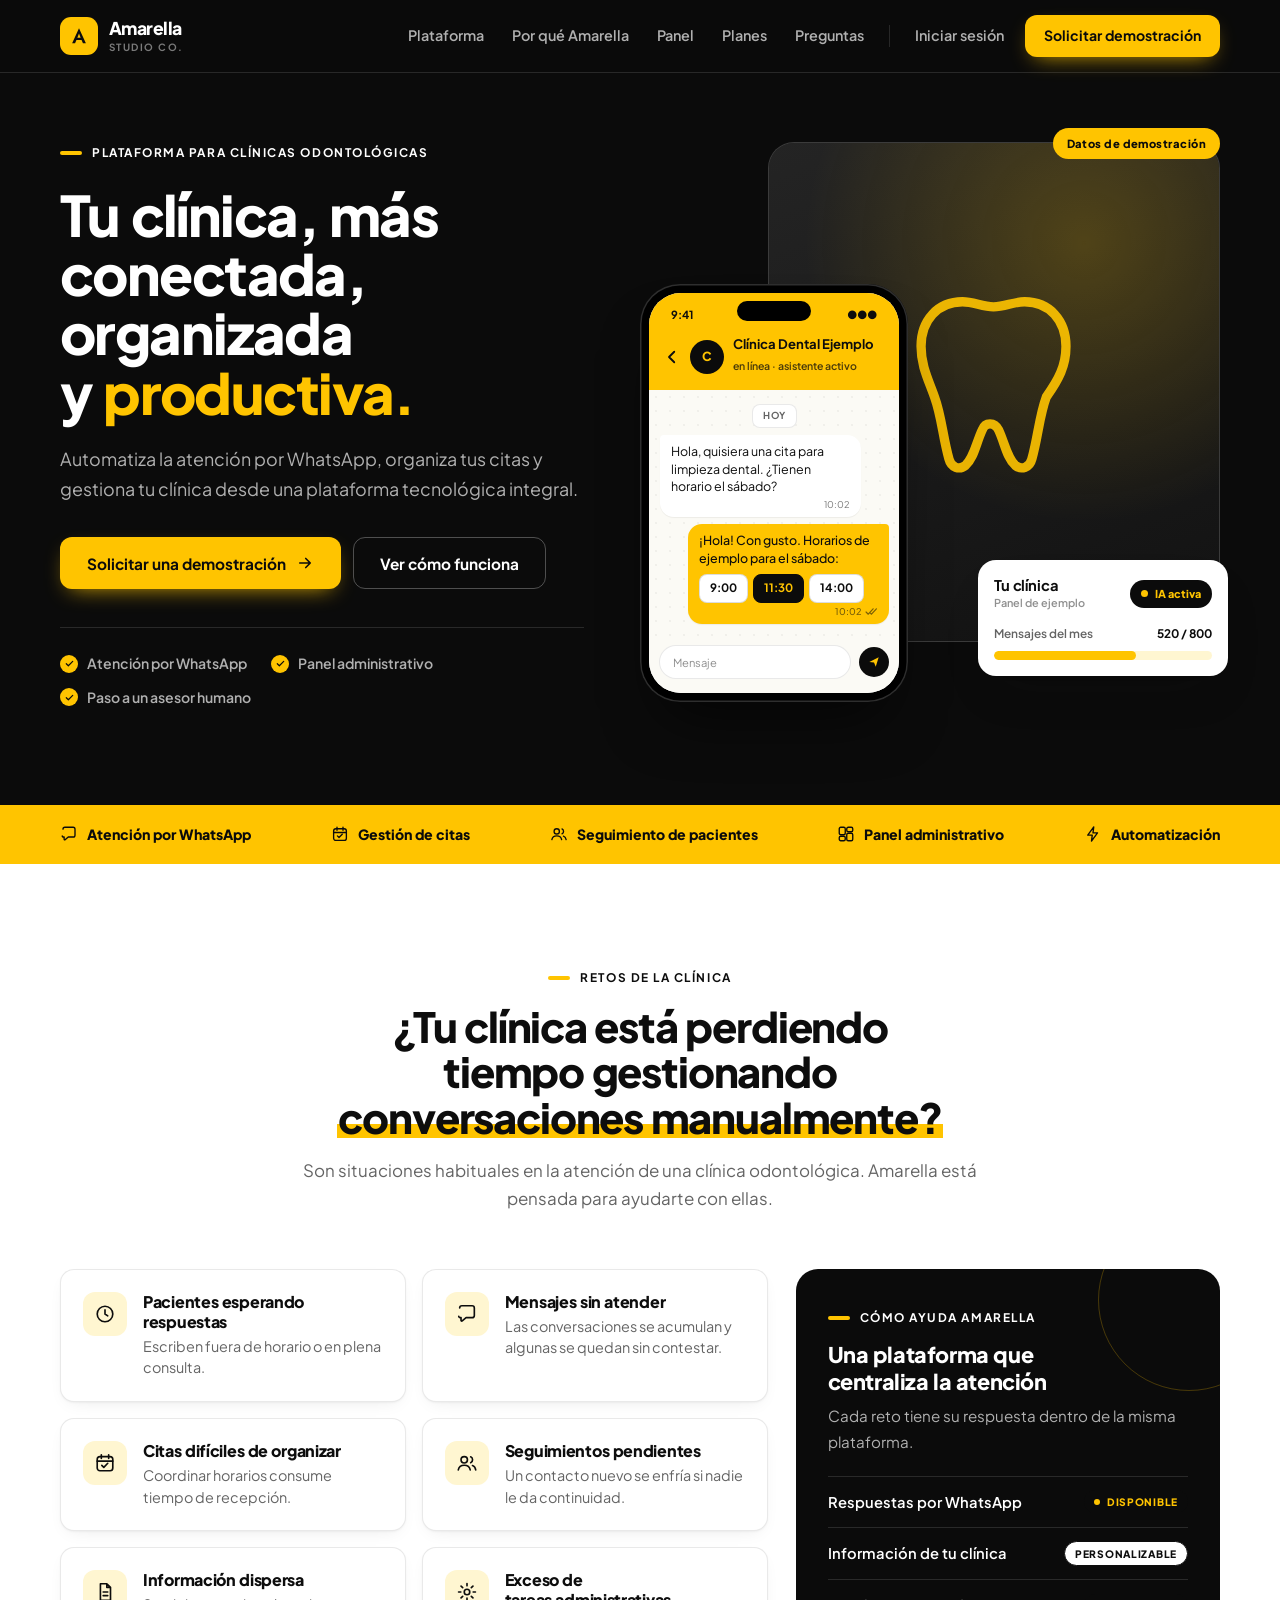
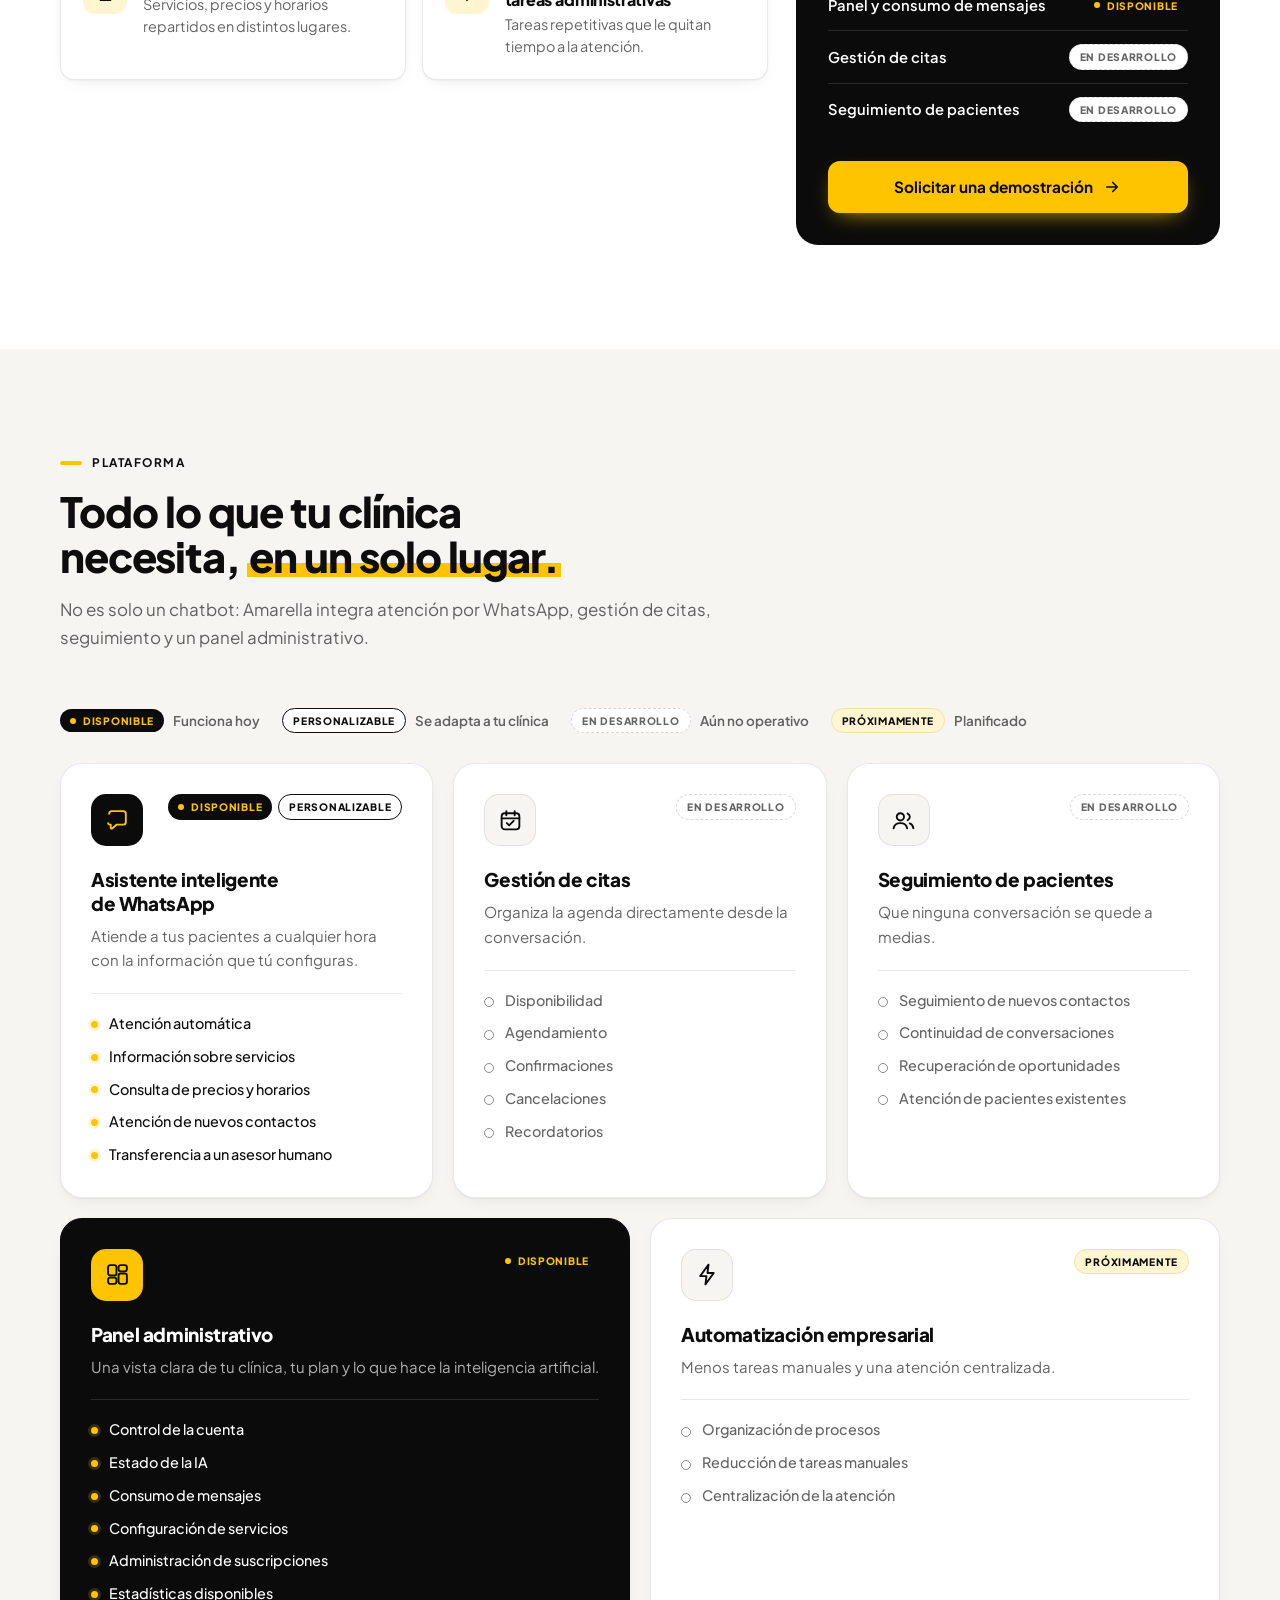
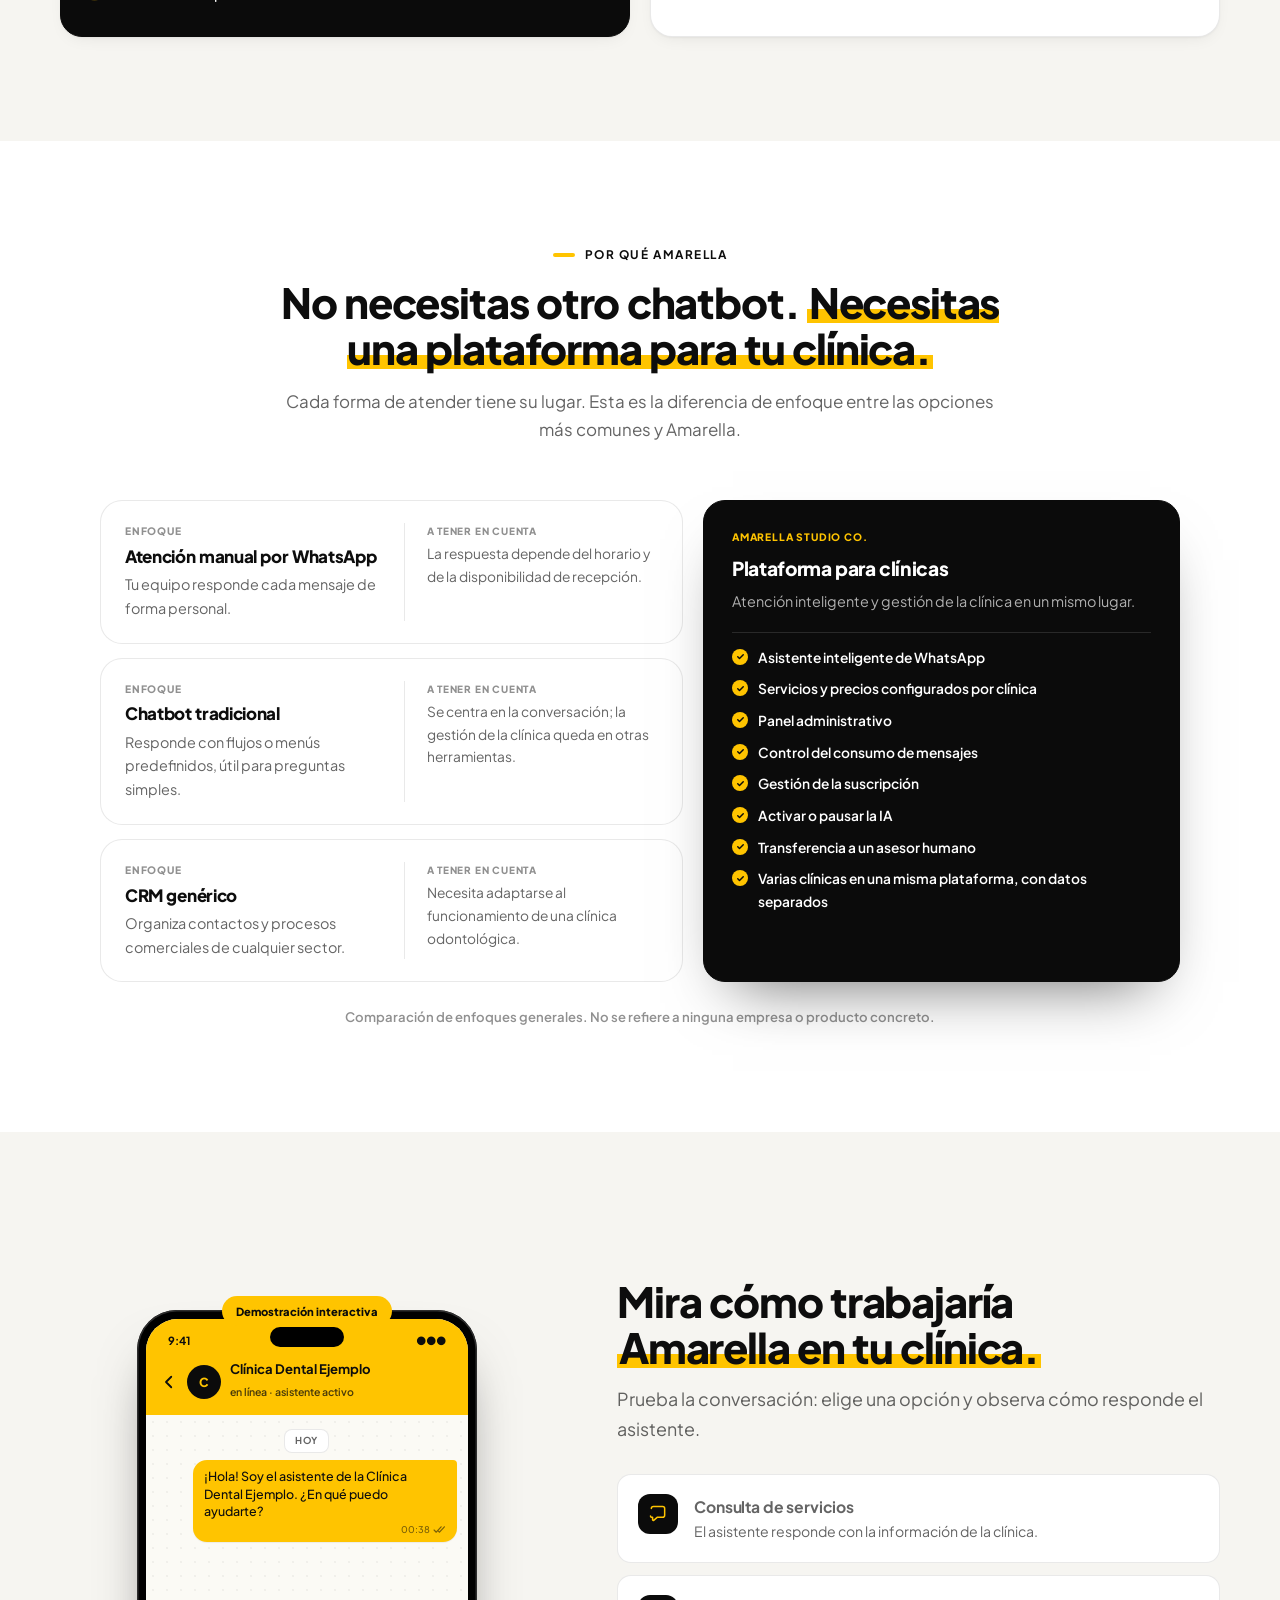
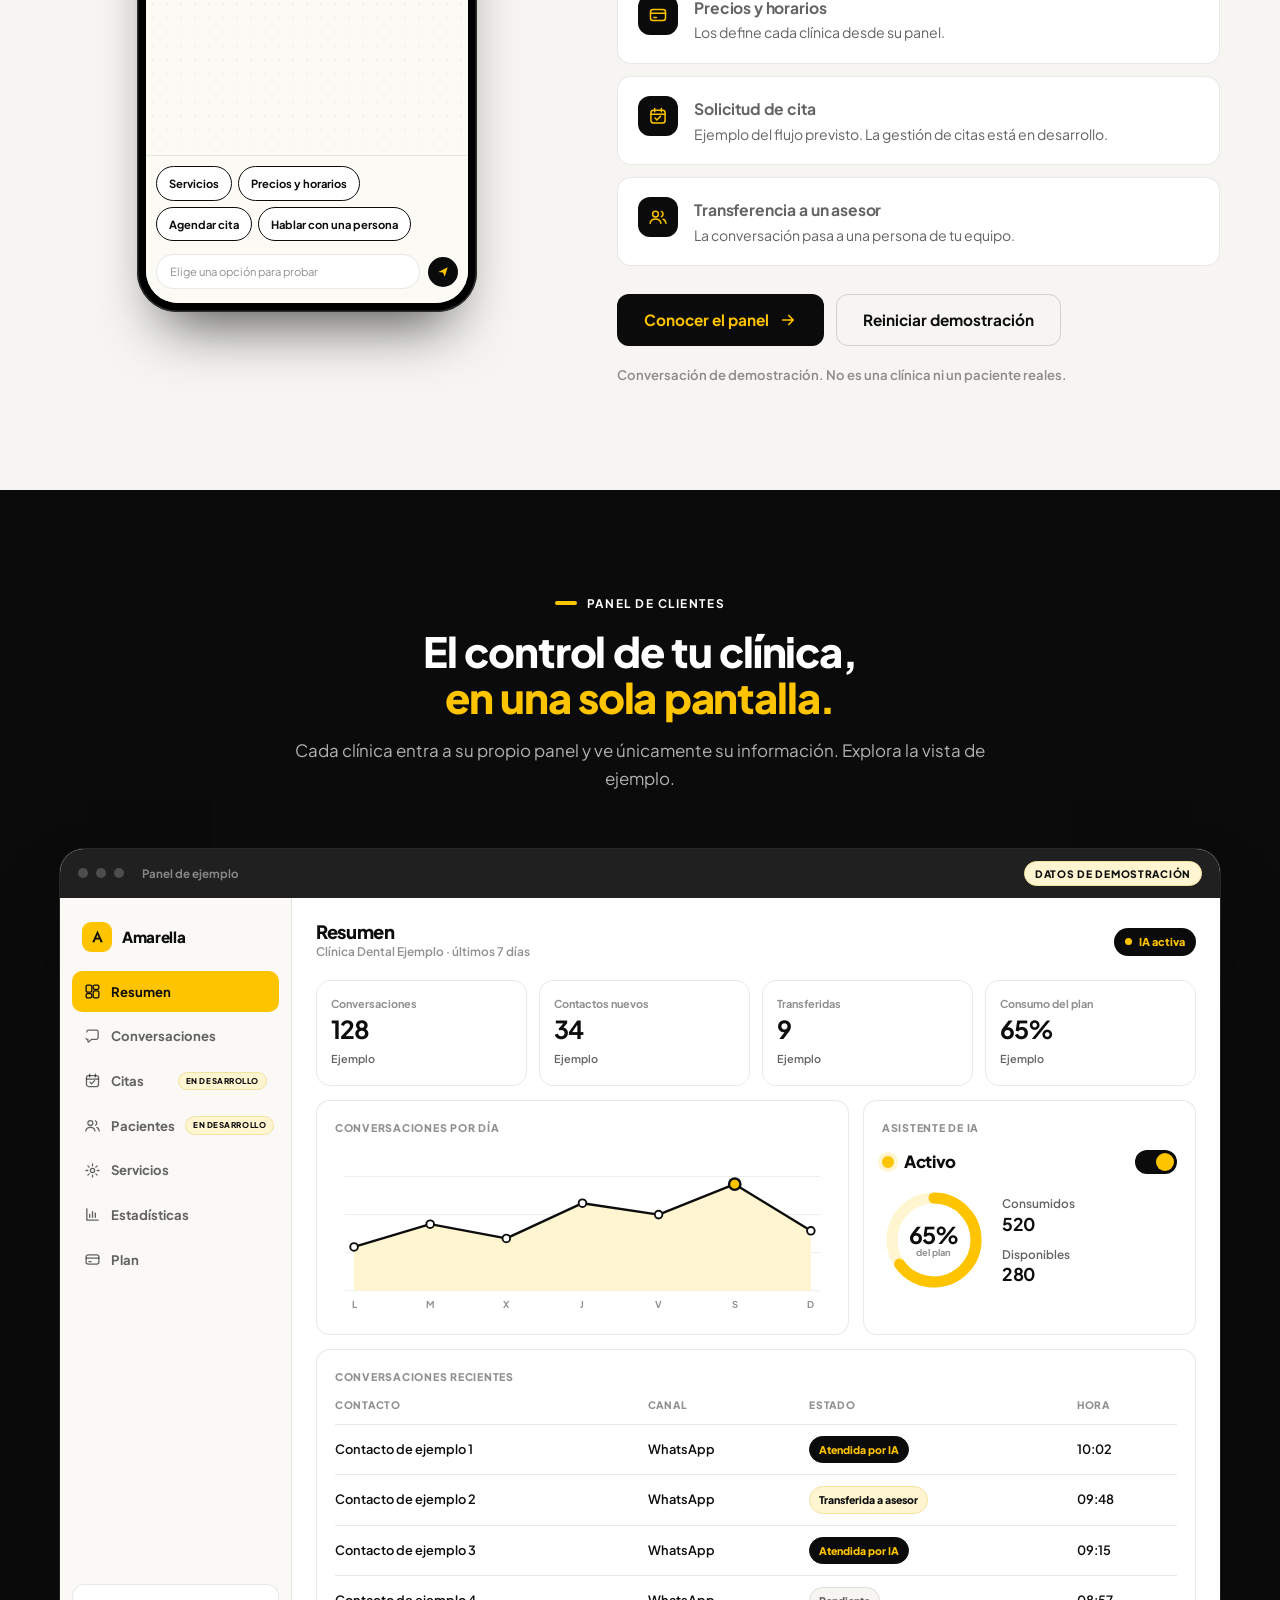
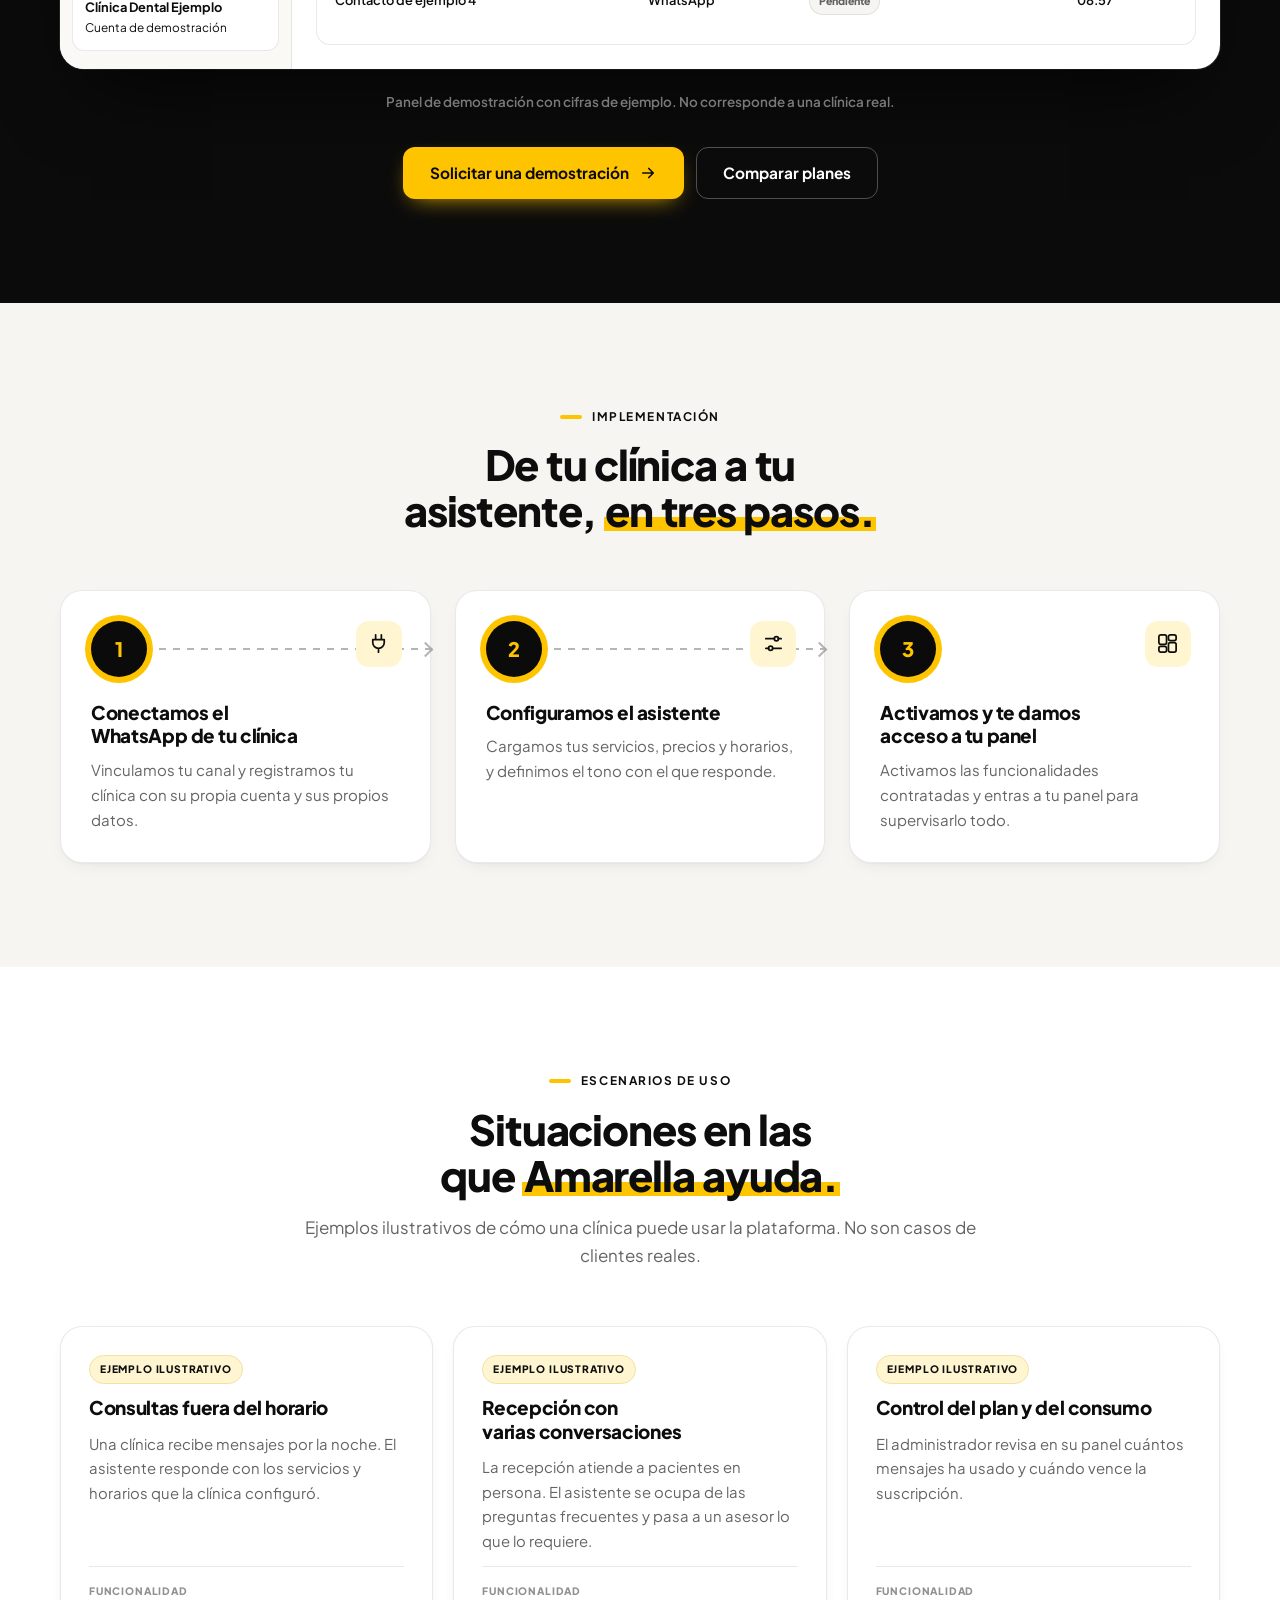
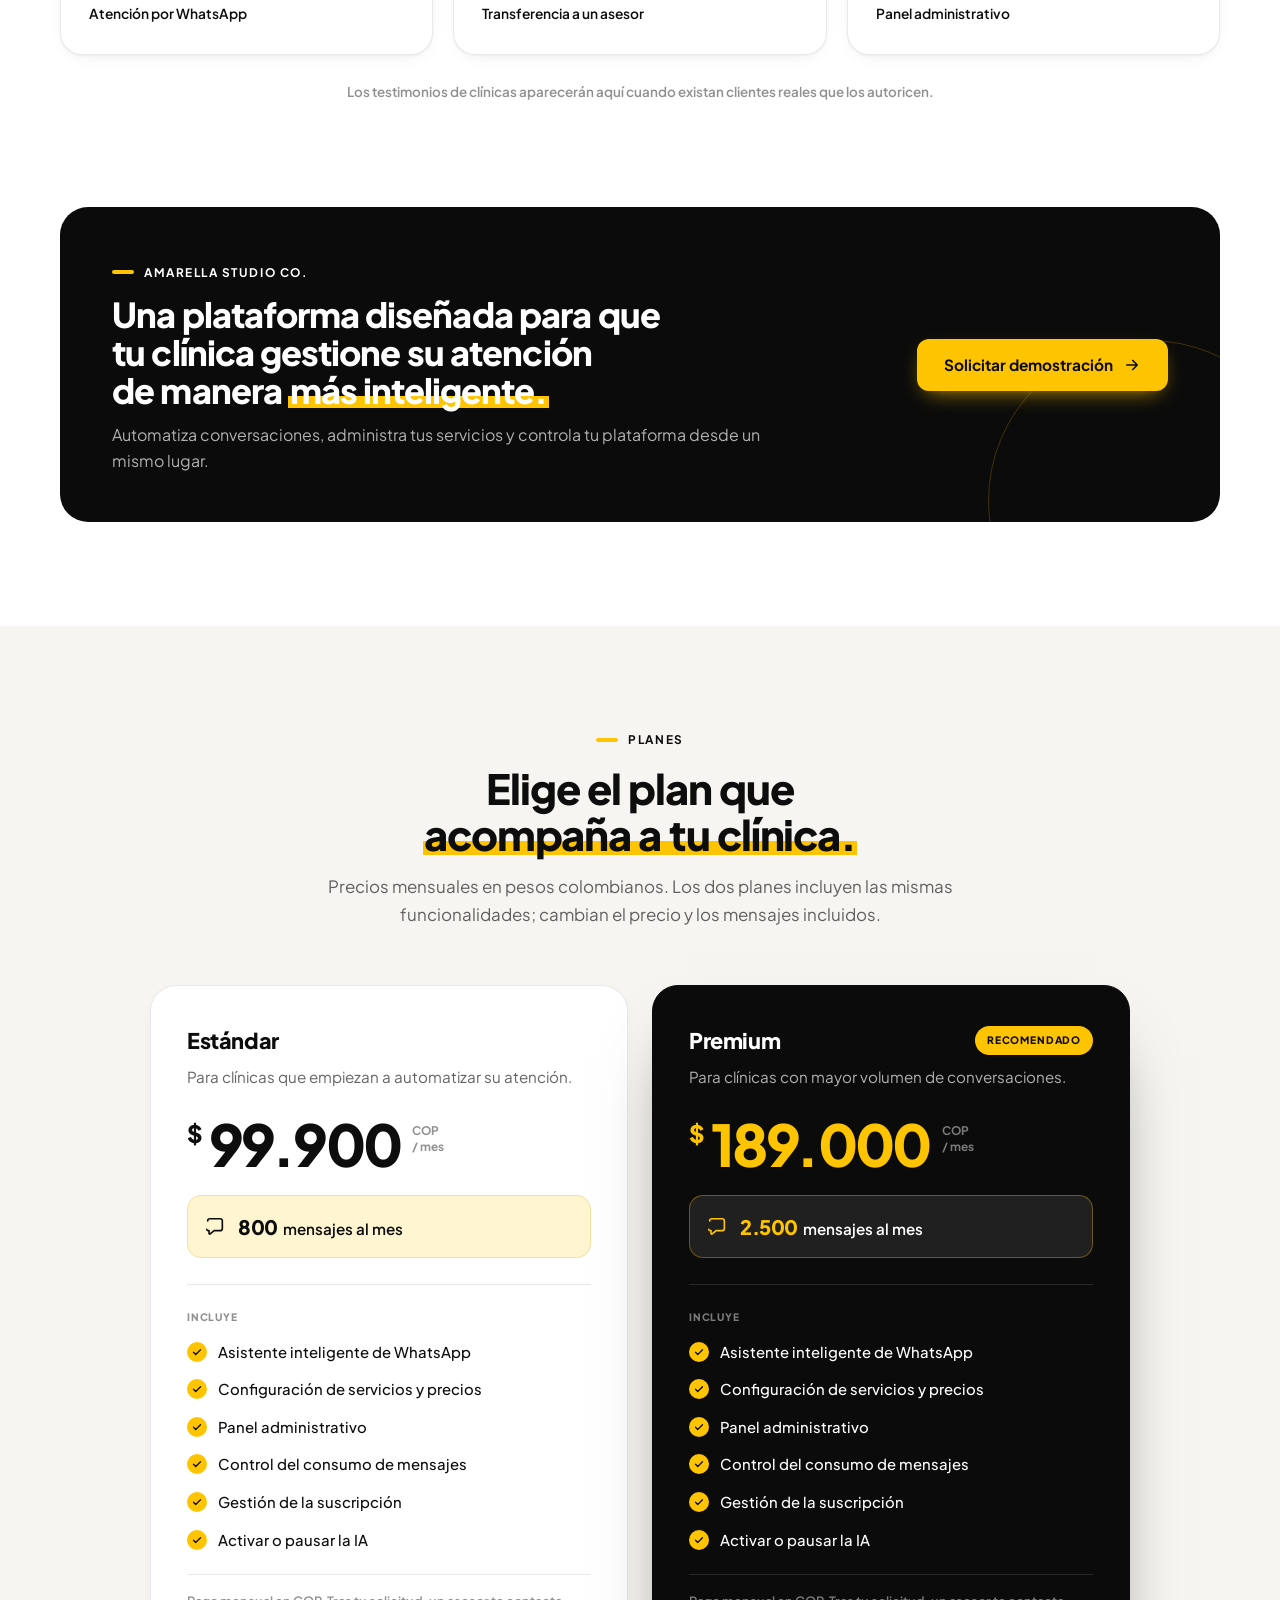
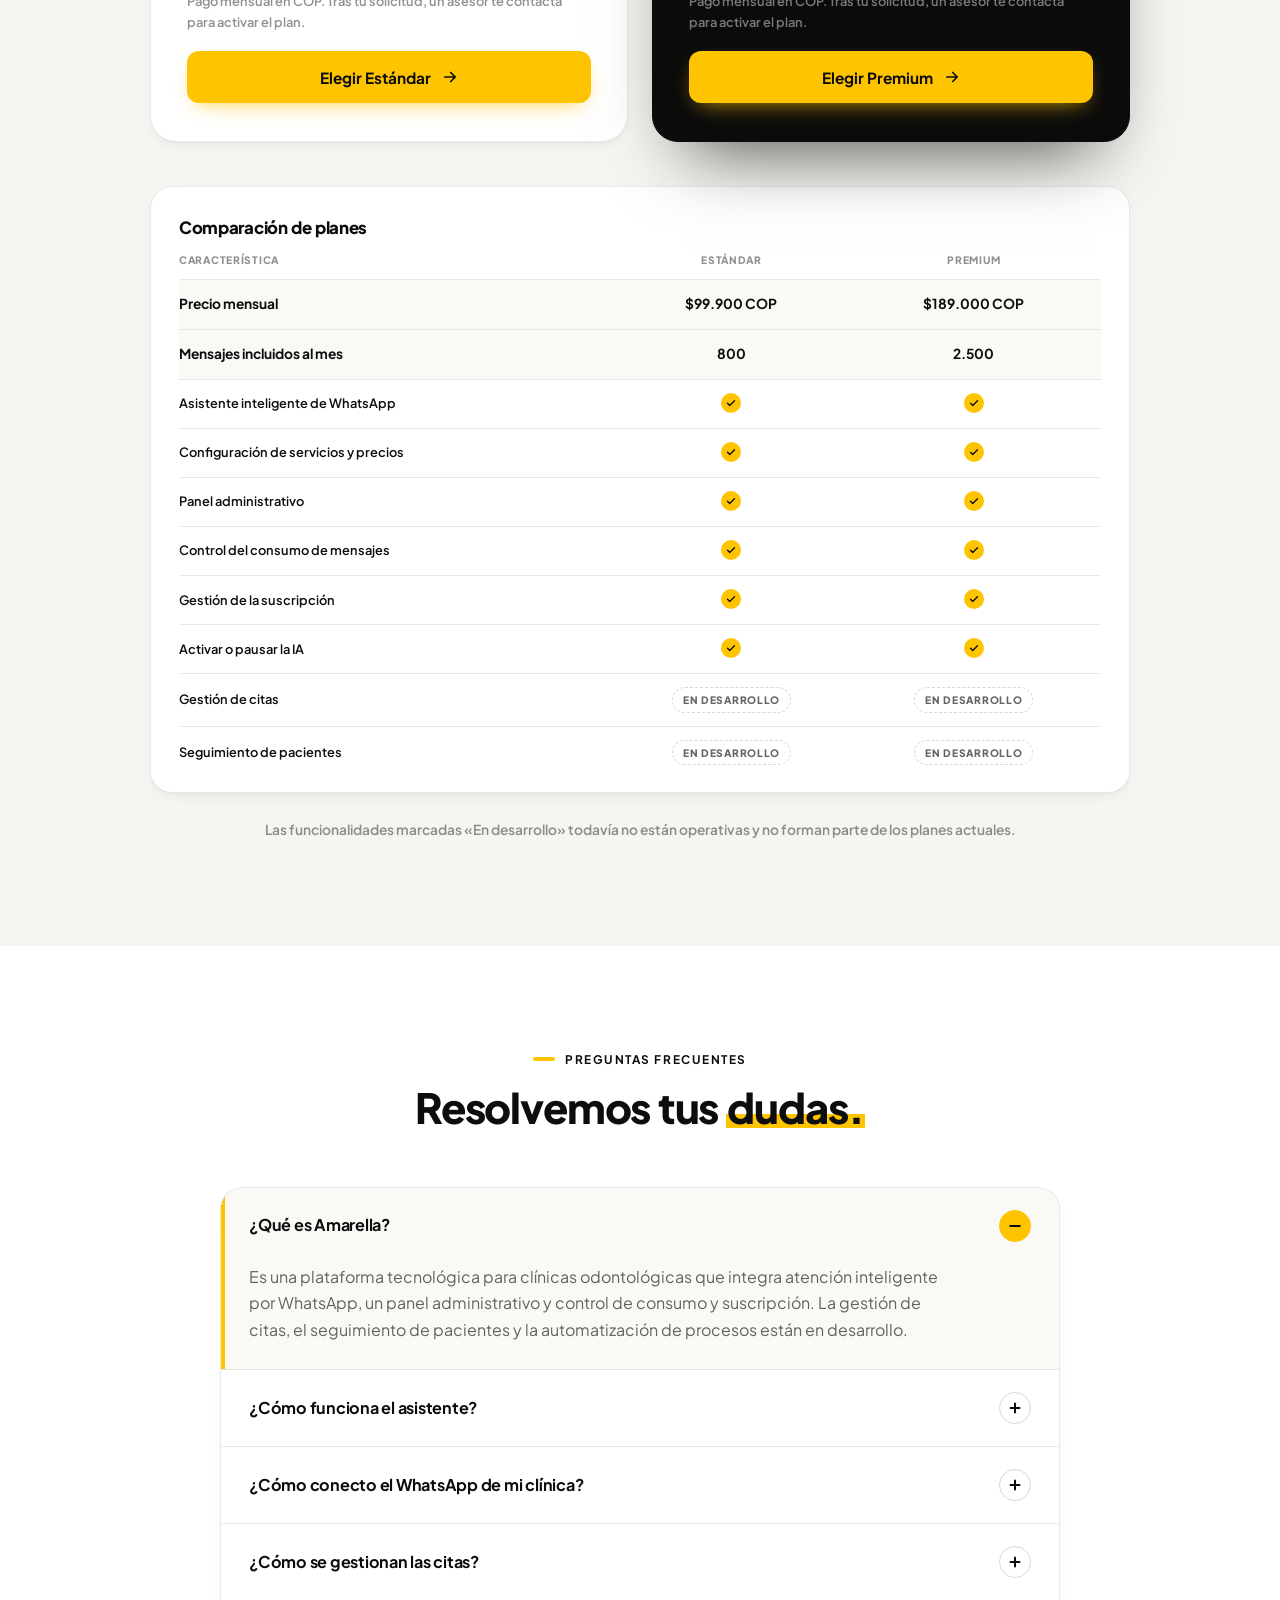
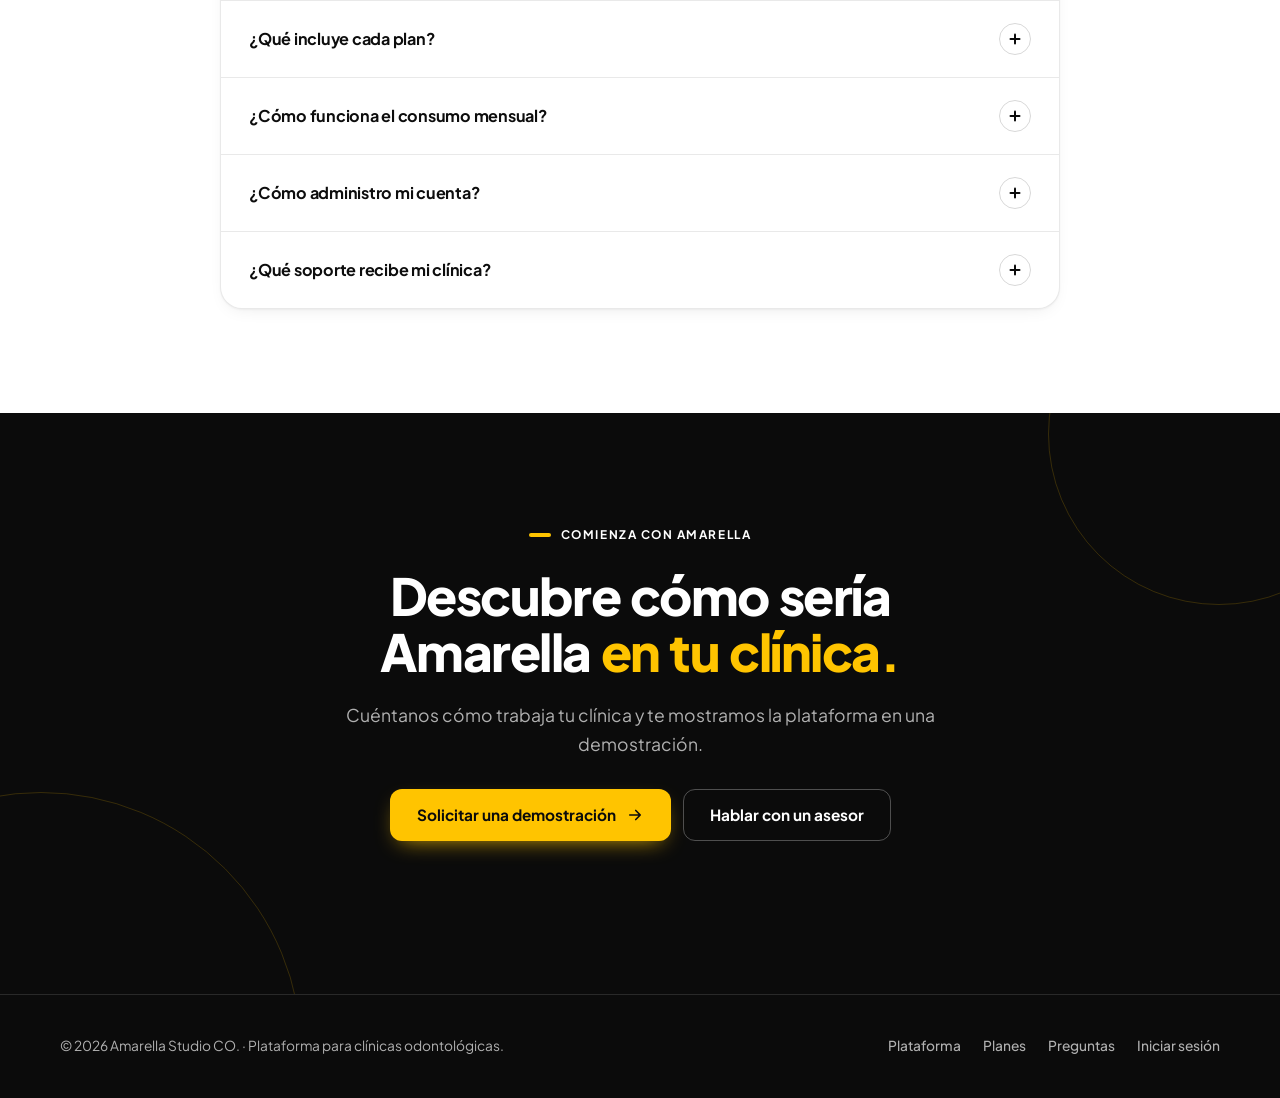
<file: web/premium/versions/r5-planes-cop.html>
<!DOCTYPE html>
<html lang="es">
<head>
<meta charset="utf-8">
<meta name="viewport" content="width=device-width, initial-scale=1, viewport-fit=cover">
<title>Amarella Studio CO. | Plataforma para clínicas odontológicas</title>
<meta name="description" content="Amarella Studio CO.: plataforma tecnológica integral para clínicas odontológicas. Atención por WhatsApp, panel administrativo y automatización de procesos.">
<link rel="preconnect" href="https://fonts.googleapis.com">
<link rel="preconnect" href="https://fonts.gstatic.com" crossorigin>
<link href="https://fonts.googleapis.com/css2?family=Plus+Jakarta+Sans:wght@400;500;600;700;800&display=swap" rel="stylesheet">
<style>
/* Sistema: blanco y tonos claros (~50%), negro (~30%), amarillo de marca (~20%) */
:root{
  --y:#FFC400; --y-hover:#FFB800; --y-tint:#FFF6D1; --y-line:#F2E2A0;
  --k:#0B0B0B; --k2:#151515; --k3:#202020; --ink:#0D0D0D;
  --mute:rgba(13,13,13,.64); --soft:rgba(13,13,13,.46);
  --mute-d:rgba(255,255,255,.68); --soft-d:rgba(255,255,255,.46);
  --line:rgba(13,13,13,.09); --line-2:rgba(13,13,13,.16); --line-d:rgba(255,255,255,.12);
  --white:#fff; --paper:#F6F5F1; --off:#FAF9F6;
  --sh-1:0 1px 2px rgba(13,13,13,.04),0 6px 18px -8px rgba(13,13,13,.1);
  --sh-2:0 2px 4px rgba(13,13,13,.04),0 24px 48px -18px rgba(13,13,13,.22);
  --r:14px; --r-lg:22px;
  --font:"Plus Jakarta Sans","Manrope",system-ui,-apple-system,"Segoe UI",sans-serif;
  --ease:cubic-bezier(.22,.8,.3,1);
  color-scheme:light;
}
*{box-sizing:border-box}
html{scroll-behavior:smooth;scroll-padding-top:80px}
body{margin:0;background:var(--white);color:var(--ink);font-family:var(--font);font-size:16px;line-height:1.65;-webkit-font-smoothing:antialiased;overflow-x:hidden}
img,svg{max-width:100%}
a{color:inherit;text-decoration:none}
button{font:inherit;color:inherit;cursor:pointer}
input,select,textarea{font:inherit}
:focus-visible{outline:3px solid var(--y);outline-offset:3px;border-radius:8px}
.light :focus-visible,.paper :focus-visible{outline-color:var(--k)}
.wrap{width:100%;max-width:1200px;margin:0 auto;padding-inline:max(20px,env(safe-area-inset-left,0px))}
section{padding-block:104px}
.dark{background:var(--k);color:var(--white)}
.paper{background:var(--paper)}
.white{background:var(--white)}

h1,h2,h3,h4{margin:0;font-weight:800;letter-spacing:-.028em;word-spacing:.04em;line-height:1.1;text-wrap:balance}
h1{font-size:clamp(2.2rem,4.5vw,3.5rem);line-height:1.06}
h2{font-size:clamp(1.8rem,3.5vw,2.6rem)}
h3{font-size:1.18rem;letter-spacing:-.018em;line-height:1.25}
p{margin:0}
.lead{font-size:clamp(1.02rem,1.4vw,1.14rem);color:var(--mute);max-width:52ch}
.dark .lead{color:var(--mute-d)}
.eyebrow{display:inline-flex;align-items:center;gap:10px;font-size:.74rem;font-weight:700;letter-spacing:.13em;text-transform:uppercase}
.eyebrow::before{content:"";width:22px;height:4px;border-radius:4px;background:var(--y)}
.hl{color:var(--y)}
.paper .hl,.white .hl{background:linear-gradient(transparent 64%,var(--y) 64% 90%,transparent 90%);color:inherit;padding-inline:.04em}
.sec-head{display:grid;gap:16px;max-width:720px;margin-bottom:56px}
.sec-head.center{margin-inline:auto;text-align:center;justify-items:center}
.sec-head p{color:var(--mute);font-size:1.06rem}
.dark .sec-head p{color:var(--mute-d)}

/* botones */
.btn{display:inline-flex;align-items:center;justify-content:center;gap:10px;min-height:52px;padding:0 26px;border-radius:12px;font-weight:700;font-size:.96rem;border:1.5px solid transparent;transition:transform .25s var(--ease),box-shadow .25s var(--ease),background .2s,color .2s,border-color .2s;white-space:nowrap}
.btn svg{width:18px;height:18px;flex:none;transition:transform .25s var(--ease)}
.btn:hover svg.go{transform:translateX(4px)}
.btn-y{background:var(--y);color:var(--k);box-shadow:0 8px 22px -10px rgba(255,196,0,.9)}
.btn-y:hover{background:var(--y-hover);transform:translateY(-2px);box-shadow:0 14px 28px -12px rgba(255,184,0,1)}
.btn-k{background:var(--k);color:var(--y)}
.btn-k:hover{transform:translateY(-2px);box-shadow:0 16px 28px -14px rgba(13,13,13,.6)}
.btn-o{background:transparent;border-color:var(--line-2);color:var(--ink)}
.btn-o:hover{border-color:var(--ink);transform:translateY(-2px)}
.dark .btn-o{border-color:rgba(255,255,255,.28);color:var(--white)}
.dark .btn-o:hover{border-color:var(--white);background:rgba(255,255,255,.06)}
.btn:active{transform:translateY(0)!important}
.btn-sm{min-height:42px;padding:0 18px;font-size:.88rem}
.btn[disabled]{opacity:.6;cursor:progress}

/* estados */
.st{display:inline-flex;align-items:center;gap:7px;font-size:.64rem;font-weight:800;letter-spacing:.07em;text-transform:uppercase;padding:5px 10px;border-radius:999px;white-space:nowrap;line-height:1.3}
.st-on{background:var(--k);color:var(--y)}
.st-on::before{content:"";width:6px;height:6px;border-radius:50%;background:var(--y)}
.st-dev{background:var(--white);color:var(--mute);border:1.5px dashed var(--line-2)}
.st-soon{background:var(--y-tint);color:var(--ink);border:1px solid var(--y-line)}
.st-cus{background:var(--white);color:var(--ink);border:1.5px solid var(--ink)}
.dark .st-on{background:var(--y);color:var(--k)}.dark .st-on::before{background:var(--k)}
.dark .st-dev{background:transparent;color:var(--mute-d);border-color:rgba(255,255,255,.3)}

/* nav */
.nav{position:fixed;top:0;left:0;right:0;z-index:60;background:rgba(11,11,11,.92);backdrop-filter:saturate(1.3) blur(14px);-webkit-backdrop-filter:saturate(1.3) blur(14px);border-bottom:1px solid var(--line-d);padding-top:env(safe-area-inset-top,0px);color:var(--white)}
.nav .wrap{display:flex;align-items:center;justify-content:space-between;gap:20px;height:72px}
.brand{display:flex;align-items:center;gap:11px;font-weight:800;letter-spacing:-.03em;font-size:1.1rem;line-height:1.1}
.mark{width:38px;height:38px;border-radius:11px;background:var(--y);display:grid;place-items:center;flex:none}
.mark svg{width:22px;height:22px}
.brand small{display:block;font-size:.62rem;font-weight:700;letter-spacing:.15em;color:var(--soft-d);text-transform:uppercase;margin-top:3px}
.menu{display:flex;align-items:center;gap:2px}
.menu a:not(.btn),.menu button.lnk{padding:10px 13px;border-radius:10px;font-size:.9rem;font-weight:600;color:var(--mute-d);background:none;border:0;transition:color .2s,background .2s}
.menu a:not(.btn):hover,.menu button.lnk:hover{color:var(--white);background:rgba(255,255,255,.07)}
.menu .sep{width:1px;height:22px;background:var(--line-d);margin:0 10px}
.menu .btn{margin-left:6px}
.burger{display:none;width:46px;height:46px;border:1.5px solid var(--line-d);border-radius:12px;background:transparent;place-items:center}
.burger span,.burger span::before,.burger span::after{display:block;width:18px;height:2px;background:var(--white);border-radius:2px;position:relative;transition:transform .3s var(--ease),background .2s}
.burger span::before,.burger span::after{content:"";position:absolute;left:0}
.burger span::before{top:-6px}.burger span::after{top:6px}
.burger[aria-expanded="true"] span{background:transparent}
.burger[aria-expanded="true"] span::before{transform:translateY(6px) rotate(45deg)}
.burger[aria-expanded="true"] span::after{transform:translateY(-6px) rotate(-45deg)}

/* hero */
.hero{padding-top:136px;padding-bottom:96px;position:relative;overflow:hidden}
.hero .wrap{position:relative;display:grid;grid-template-columns:minmax(0,.95fr) minmax(0,1.05fr);gap:56px;align-items:center}
.hero h1{margin:22px 0 22px}
.hero .lead{max-width:46ch}
.hero .actions{display:flex;flex-wrap:wrap;gap:12px;margin-top:34px}
.ticks{display:flex;flex-wrap:wrap;gap:10px 24px;margin-top:38px;padding-top:24px;border-top:1px solid var(--line-d);font-size:.88rem;font-weight:600;color:var(--mute-d)}
.ticks span{display:inline-flex;align-items:center;gap:9px}
.ticks i{width:18px;height:18px;border-radius:50%;background:var(--y);display:grid;place-items:center;flex:none;color:var(--k)}
.ticks i svg{width:11px;height:11px}
.stage{position:relative;min-height:560px}
.photo{position:absolute;right:0;top:0;width:78%;height:500px;border-radius:26px;overflow:hidden;background:var(--k3);border:1px solid var(--line-d)}
.photo img{position:absolute;inset:0;width:100%;height:100%;object-fit:cover;z-index:2}
.photo .fb{position:absolute;inset:0;display:grid;place-items:center;background:radial-gradient(circle at 70% 20%,rgba(255,196,0,.22),transparent 55%),linear-gradient(160deg,#242424,#121212)}
.photo .fb svg{width:46%;height:auto;color:var(--y);opacity:.9}
.photo .cap{position:absolute;z-index:3;left:16px;bottom:16px;font-size:.66rem;font-weight:700;letter-spacing:.08em;text-transform:uppercase;color:var(--white);background:rgba(0,0,0,.55);border:1px solid var(--line-d);border-radius:99px;padding:5px 11px}
.photo.has-img .cap{display:none}
.phone{position:absolute;left:0;bottom:0;width:48%;max-width:268px;animation:float 8s ease-in-out infinite;z-index:4}
.mini-dash{position:absolute;right:-8px;bottom:26px;width:46%;max-width:250px;background:var(--white);color:var(--ink);border-radius:18px;padding:16px;box-shadow:var(--sh-2);z-index:5}
.mini-dash .dh{margin-bottom:12px}
.demo-tag{position:absolute;z-index:6;right:0;top:-14px;background:var(--y);color:var(--k);border-radius:99px;padding:6px 14px;font-size:.7rem;font-weight:800;letter-spacing:.04em}

/* franja */
.strip{background:var(--y);color:var(--k);padding-block:0}
.strip .wrap{display:flex;flex-wrap:wrap;justify-content:space-between;gap:10px 26px;padding-block:18px;font-size:.88rem;font-weight:800}
.strip span{display:inline-flex;align-items:center;gap:9px}
.strip svg{width:18px;height:18px}

/* teléfono */
.phone-shell{background:#000;border-radius:40px;padding:9px;box-shadow:0 36px 60px -26px rgba(0,0,0,.7),inset 0 0 0 1.5px #2e2e2e;position:relative}
.phone-shell::before{content:"";position:absolute;top:17px;left:50%;transform:translateX(-50%);width:74px;height:20px;background:#000;border-radius:12px;z-index:3}
.wa{background:var(--white);border-radius:32px;overflow:hidden;display:flex;flex-direction:column;color:var(--ink)}
.wa-status{display:flex;justify-content:space-between;align-items:center;padding:12px 22px 6px;font-size:.7rem;font-weight:700;background:var(--y)}
.wa-top{display:flex;align-items:center;gap:9px;padding:6px 14px 12px;background:var(--y)}
.wa-top>svg{width:18px;height:18px;flex:none}
.wa-av{width:34px;height:34px;border-radius:50%;background:var(--k);color:var(--y);display:grid;place-items:center;font-weight:800;font-size:.78rem;flex:none}
.wa-top b{display:block;font-size:.82rem;line-height:1.2}
.wa-top small{font-size:.66rem;font-weight:600;opacity:.75}
.wa-body{padding:14px 11px 12px;display:flex;flex-direction:column;gap:7px;background-color:#FBFAF5;background-image:radial-gradient(rgba(13,13,13,.045) 1px,transparent 1.2px);background-size:14px 14px}
.bub{max-width:88%;padding:8px 11px 6px;border-radius:14px;font-size:.78rem;line-height:1.42;overflow-wrap:anywhere;box-shadow:0 1px 1px rgba(13,13,13,.06);animation:pop .35s var(--ease) both}
.bub.c{background:var(--white);border-top-left-radius:4px;align-self:flex-start}
.bub.a{background:var(--y);border-top-right-radius:4px;align-self:flex-end;font-weight:500}
.bub.h{background:var(--k);color:var(--white);border-top-right-radius:4px;align-self:flex-end;font-weight:500}
.bub time{display:flex;justify-content:flex-end;align-items:center;gap:3px;font-size:.58rem;opacity:.55;margin-top:2px}
.bub time svg{width:13px;height:13px}
.wa-chip{align-self:center;font-size:.6rem;font-weight:700;letter-spacing:.06em;text-transform:uppercase;color:var(--mute);background:var(--white);border:1px solid var(--line);border-radius:8px;padding:3px 10px}
.slots{display:flex;gap:5px;flex-wrap:wrap;margin-top:7px}
.slots span{padding:5px 10px;border-radius:8px;background:var(--white);border:1px solid rgba(13,13,13,.14);font-size:.72rem;font-weight:700}
.slots span.on{background:var(--k);color:var(--y);border-color:var(--k)}
.wa-input{display:flex;align-items:center;gap:8px;padding:9px 10px 14px;background:#FBFAF5}
.wa-input span{flex:1;background:var(--white);border:1px solid var(--line);border-radius:99px;padding:7px 13px;font-size:.7rem;color:var(--soft)}
.wa-input i{width:30px;height:30px;border-radius:50%;background:var(--k);display:grid;place-items:center;flex:none;color:var(--y)}
.wa-input i svg{width:14px;height:14px}
.typing{align-self:flex-start;background:var(--white);border-radius:14px;border-top-left-radius:4px;padding:10px 13px;display:flex;gap:4px;box-shadow:0 1px 1px rgba(13,13,13,.06)}
.typing i{width:6px;height:6px;border-radius:50%;background:var(--soft);animation:blink 1.2s infinite}
.typing i:nth-child(2){animation-delay:.15s}.typing i:nth-child(3){animation-delay:.3s}

/* panel mini */
.dh{display:flex;justify-content:space-between;align-items:center;gap:10px;margin-bottom:16px}
.dh b{font-size:.92rem;letter-spacing:-.01em;display:block;line-height:1.25}
.dh small{display:block;font-size:.68rem;color:var(--soft);font-weight:600}
.pill{display:inline-flex;align-items:center;gap:7px;padding:5px 11px;border-radius:999px;background:var(--k);color:var(--y);font-size:.68rem;font-weight:800;white-space:nowrap}
.pill::before{content:"";width:7px;height:7px;border-radius:50%;background:var(--y);animation:pulse 2.4s infinite}
.bar{height:9px;border-radius:99px;background:var(--y-tint);overflow:hidden}
.bar i{display:block;height:100%;width:65%;background:var(--y);border-radius:99px}
.l{display:flex;justify-content:space-between;gap:10px;font-size:.74rem;font-weight:600;color:var(--mute);margin-bottom:8px}
.l b{color:var(--ink)}

/* retos */
.pbx{display:grid;grid-template-columns:minmax(0,1.25fr) minmax(0,.75fr);gap:28px;align-items:start}
.pgrid{display:grid;grid-template-columns:repeat(2,1fr);gap:16px}
.pt{background:var(--white);border:1px solid var(--line);border-radius:var(--r);padding:22px;display:flex;gap:16px;align-items:flex-start;box-shadow:var(--sh-1);transition:transform .3s var(--ease),border-color .3s,box-shadow .3s;min-width:0}
.pt:hover{transform:translateY(-3px);border-color:var(--k);box-shadow:var(--sh-2)}
.pt .ic{width:44px;height:44px;border-radius:12px;background:var(--y-tint);display:grid;place-items:center;flex:none}
.pt .ic svg{width:22px;height:22px}
.pt h3{font-size:1rem;margin-bottom:4px}
.pt p{font-size:.9rem;color:var(--mute);line-height:1.5}
.sol{background:var(--k);color:var(--white);border-radius:var(--r-lg);padding:32px;position:sticky;top:96px;overflow:hidden}
.sol::after{content:"";position:absolute;right:-60px;top:-60px;width:180px;height:180px;border-radius:50%;border:1.5px solid rgba(255,196,0,.25)}
.sol h3{font-size:1.35rem;margin:14px 0 8px}
.sol>p{color:var(--mute-d);font-size:.95rem}
.sol ul{list-style:none;margin:22px 0 26px;padding:0;display:grid;gap:0}
.sol li{display:flex;align-items:center;justify-content:space-between;gap:12px;padding:13px 0;border-top:1px solid var(--line-d);font-size:.92rem;font-weight:600}
.sol .btn{width:100%}

/* servicios */
.svc{display:grid;grid-template-columns:repeat(6,1fr);gap:20px}
.card{background:var(--white);border:1px solid var(--line);border-radius:var(--r-lg);padding:30px;box-shadow:var(--sh-1);transition:transform .35s var(--ease),box-shadow .35s var(--ease),border-color .3s;min-width:0;display:flex;flex-direction:column}
.card:hover{transform:translateY(-4px);box-shadow:var(--sh-2);border-color:var(--k)}
.card-h{display:flex;justify-content:space-between;align-items:flex-start;gap:10px;margin-bottom:22px;flex-wrap:wrap}
.card-h .tags{display:flex;gap:6px;flex-wrap:wrap;justify-content:flex-end}
.ico{width:52px;height:52px;border-radius:15px;background:var(--k);color:var(--y);display:grid;place-items:center;flex:none;transition:background .3s,color .3s}
.ico svg{width:25px;height:25px}
.card:hover .ico{background:var(--y);color:var(--k)}
.card p{color:var(--mute);margin-top:8px;font-size:.94rem}
.card ul{list-style:none;margin:20px 0 0;padding:18px 0 0;border-top:1px solid var(--line);display:grid;gap:9px;font-size:.9rem;font-weight:500}
.card li{display:flex;gap:11px;align-items:flex-start}
.card li::before{content:"";flex:none;width:7px;height:7px;border-radius:50%;background:var(--y);margin-top:.6em;box-shadow:0 0 0 3px var(--y-tint)}
.card.dev li{color:var(--mute)}
.card.dev li::before{background:transparent;box-shadow:none;border:1.5px solid var(--soft);width:8px;height:8px}
.card.dev .ico{background:var(--paper);color:var(--k);border:1px solid var(--line)}
.c1,.c2,.c3{grid-column:span 2}.c4{grid-column:span 3}.c5{grid-column:span 3}
.c4{background:var(--k);color:var(--white);border-color:var(--k)}
.c4 p{color:var(--mute-d)}.c4 ul{border-color:var(--line-d)}.c4 li::before{box-shadow:0 0 0 3px rgba(255,196,0,.18)}
.c4 .ico{background:var(--y);color:var(--k)}
.c4:hover{border-color:var(--y)}
.legend{display:flex;flex-wrap:wrap;gap:10px 22px;margin-bottom:30px;font-size:.84rem;font-weight:600;color:var(--mute);align-items:center}
.legend .lg{display:inline-flex;align-items:center;gap:9px}

/* demo interactiva */
.dm{display:grid;grid-template-columns:minmax(0,.9fr) minmax(0,1.1fr);gap:64px;align-items:center}
.dm-phone{max-width:340px;margin:0 auto;width:100%;position:relative}
.dm-phone .wa-body{height:340px;overflow-y:auto;scroll-behavior:smooth;scrollbar-width:none}
.dm-phone .wa-body::-webkit-scrollbar{display:none}
.qr{display:flex;flex-wrap:wrap;gap:6px;padding:10px 10px 4px;background:#FBFAF5;border-top:1px solid var(--line)}
.qr button{border:1.5px solid var(--k);background:var(--white);border-radius:99px;padding:7px 12px;font-size:.7rem;font-weight:700;transition:background .2s,color .2s,transform .2s}
.qr button:hover{background:var(--k);color:var(--y);transform:translateY(-1px)}
.qr button[disabled]{opacity:.45;cursor:default;transform:none}
.dm-badge{position:absolute;z-index:6;left:50%;transform:translateX(-50%);top:-14px;background:var(--y);color:var(--k);border-radius:99px;padding:6px 14px;font-size:.7rem;font-weight:800;white-space:nowrap}
.dm-list{list-style:none;padding:0;margin:30px 0 0;display:grid;gap:12px}
.dm-list li{background:var(--white);border:1px solid var(--line);border-radius:var(--r);transition:border-color .3s,transform .3s var(--ease)}
.dm-list button{display:flex;gap:16px;align-items:flex-start;padding:18px 20px;width:100%;text-align:left;background:none;border:0;border-radius:var(--r)}
.dm-list li:hover{border-color:var(--k);transform:translateX(4px)}
.dm-list .ic{width:40px;height:40px;border-radius:12px;background:var(--k);color:var(--y);display:grid;place-items:center;flex:none}
.dm-list .ic svg{width:20px;height:20px}
.dm-list button:disabled{opacity:.55;cursor:default}
.dm-list b{display:block;font-size:.98rem;letter-spacing:-.01em}
.dm-list span{display:block;color:var(--mute);font-size:.88rem;margin-top:1px}
.dm .actions{display:flex;flex-wrap:wrap;gap:12px;margin-top:28px}
.note{font-size:.82rem;color:var(--soft);font-weight:600}

/* panel de clientes (app) */
.app{background:var(--white);color:var(--ink);border-radius:24px;overflow:hidden;box-shadow:0 40px 80px -30px rgba(0,0,0,.8),0 0 0 1px var(--line-d)}
.app-bar{display:flex;align-items:center;gap:8px;padding:12px 18px;background:var(--k3);color:var(--soft-d);font-size:.72rem;font-weight:700}
.app-bar i{width:10px;height:10px;border-radius:50%;background:rgba(255,255,255,.2)}
.app-bar em{font-style:normal;margin-left:10px}
.app-bar .st{margin-left:auto}
.app-body{display:grid;grid-template-columns:232px minmax(0,1fr);min-height:560px}
.side{background:var(--off);border-right:1px solid var(--line);padding:18px 12px;display:flex;flex-direction:column;gap:3px}
.side .sb{display:flex;align-items:center;gap:10px;padding:6px 10px 16px;font-weight:800;font-size:.95rem;letter-spacing:-.02em}
.side .sb .mark{width:30px;height:30px;border-radius:9px}.side .sb .mark svg{width:17px;height:17px}
.side button{display:flex;align-items:center;gap:10px;width:100%;text-align:left;padding:10px 12px;border:0;background:none;border-radius:10px;font-size:.82rem;font-weight:700;color:var(--mute);transition:background .2s,color .2s}
.side button svg{width:17px;height:17px;flex:none}
.side button:hover{background:var(--paper);color:var(--ink)}
.side button.on{background:var(--y);color:var(--k)}
.side button .st{margin-left:auto;font-size:.5rem;padding:3px 7px;background:var(--y-tint);border:1px solid var(--y-line);color:var(--ink)}
.side .acc{margin-top:auto;padding:12px;border:1px solid var(--line);border-radius:12px;background:var(--white);font-size:.74rem}
.side .acc b{display:block;font-size:.8rem}
.view{display:none;padding:24px;min-width:0;animation:pop .4s var(--ease)}
.view.on{display:block}
.vh{display:flex;justify-content:space-between;align-items:center;gap:12px;margin-bottom:18px;flex-wrap:wrap}
.vh h4{font-size:1.15rem;letter-spacing:-.02em}
.vh small{display:block;font-size:.74rem;color:var(--soft);font-weight:600}
.kpis{display:grid;grid-template-columns:repeat(4,1fr);gap:12px}
.kpi{border:1px solid var(--line);border-radius:14px;padding:14px;min-width:0}
.kpi small{display:block;font-size:.68rem;color:var(--soft);font-weight:700}
.kpi strong{display:block;font-size:1.55rem;letter-spacing:-.035em;line-height:1.2;margin-top:2px}
.kpi span{font-size:.68rem;color:var(--mute);font-weight:600}
.row{display:grid;gap:14px;margin-top:14px}
.r2{grid-template-columns:minmax(0,1.6fr) minmax(0,1fr)}
.box{border:1px solid var(--line);border-radius:14px;padding:18px;min-width:0;background:var(--white)}
.box>small,.box .bt{display:block;font-size:.66rem;font-weight:800;color:var(--soft);letter-spacing:.07em;text-transform:uppercase;margin-bottom:12px}
.chart{width:100%;height:auto;display:block}
.chart text{font-family:var(--font);font-size:10px;fill:rgba(13,13,13,.46);font-weight:700}
.gauge{display:flex;align-items:center;gap:16px}
.ring{position:relative;width:104px;height:104px;flex:none}
.ring svg{width:100%;height:100%;transform:rotate(-90deg)}
.ring .tr{fill:none;stroke:var(--y-tint);stroke-width:11}
.ring .pg{fill:none;stroke:var(--y);stroke-width:11;stroke-linecap:round;stroke-dasharray:172 264}
.ring div{position:absolute;inset:0;display:grid;place-content:center;text-align:center;line-height:1.1}
.ring strong{font-size:1.45rem;letter-spacing:-.04em}.ring small{font-size:.58rem;color:var(--soft);font-weight:700}
.gl{display:grid;gap:10px;font-size:.74rem;color:var(--mute);font-weight:600;min-width:0}
.gl b{display:block;font-size:1.1rem;color:var(--ink);letter-spacing:-.02em;line-height:1.2}
.ia{display:flex;align-items:center;gap:10px;font-size:1.05rem;font-weight:800;letter-spacing:-.02em;margin-bottom:12px}
.ia .dot{width:12px;height:12px;border-radius:50%;background:var(--y);box-shadow:0 0 0 4px var(--y-tint);animation:pulse 2.4s infinite;flex:none}
.sw{width:42px;height:24px;border-radius:99px;background:var(--k);position:relative;flex:none;margin-left:auto}
.sw::after{content:"";position:absolute;right:3px;top:3px;width:18px;height:18px;border-radius:50%;background:var(--y)}
.tw{overflow-x:auto}
table{width:100%;border-collapse:collapse;font-size:.8rem;min-width:420px}
th{text-align:left;font-size:.64rem;font-weight:800;letter-spacing:.07em;text-transform:uppercase;color:var(--soft);padding:0 12px 10px 0;border-bottom:1px solid var(--line);white-space:nowrap}
td{padding:11px 12px 11px 0;border-bottom:1px solid var(--line);font-weight:600;white-space:nowrap}
tr:last-child td{border-bottom:0}
.chip{display:inline-flex;align-items:center;gap:6px;font-size:.66rem;font-weight:800;padding:4px 9px;border-radius:99px;background:var(--y-tint);border:1px solid var(--y-line)}
.chip.k{background:var(--k);color:var(--y);border-color:var(--k)}
.chip.g{background:var(--paper);color:var(--mute);border-color:var(--line)}
.conv{display:grid;grid-template-columns:minmax(0,.9fr) minmax(0,1.1fr);gap:14px}
.cl{display:grid;gap:8px}
.cl div{display:flex;gap:10px;align-items:center;padding:10px;border:1px solid var(--line);border-radius:12px;font-size:.78rem}
.cl div.on{border-color:var(--k);background:var(--off)}
.cl .wa-av{width:30px;height:30px;font-size:.66rem}
.cl b{display:block;font-size:.8rem;line-height:1.2}.cl span{color:var(--soft);font-size:.7rem}
.cl .chip{margin-left:auto}
.thread{background:#FBFAF5;border:1px solid var(--line);border-radius:14px;padding:14px;display:flex;flex-direction:column;gap:7px}
.empty{display:grid;justify-items:center;text-align:center;gap:12px;padding:56px 20px;border:1.5px dashed var(--line-2);border-radius:16px}
.empty .ico{background:var(--paper);color:var(--k);border:1px solid var(--line)}
.empty p{max-width:36ch;color:var(--mute);font-size:.9rem}
.hbars{display:grid;gap:12px}
.hb{display:grid;grid-template-columns:110px 1fr 40px;gap:10px;align-items:center;font-size:.76rem;font-weight:700}
.hb .bar{height:12px}
.alerts{display:grid;gap:8px}
.alerts div{display:flex;justify-content:space-between;gap:10px;align-items:center;font-size:.8rem;font-weight:600;padding:11px 0;border-top:1px solid var(--line)}
.alerts div:first-child{border-top:0}
.dm-note{margin-top:22px;text-align:center;font-size:.84rem;color:var(--soft-d);font-weight:600}
#panel .actions{display:flex;flex-wrap:wrap;gap:12px;justify-content:center;margin-top:34px}

/* proceso */
.steps{display:grid;grid-template-columns:repeat(3,1fr);gap:24px;position:relative}
.step{background:var(--white);border:1px solid var(--line);border-radius:var(--r-lg);padding:30px;box-shadow:var(--sh-1);position:relative;transition:transform .35s var(--ease),box-shadow .35s var(--ease),border-color .3s;min-width:0}
.step:hover{transform:translateY(-4px);box-shadow:var(--sh-2);border-color:var(--k)}
.step-top{display:flex;align-items:center;margin-bottom:24px;margin-right:-30px}
.num{width:56px;height:56px;border-radius:50%;background:var(--k);color:var(--y);font-weight:800;font-size:1.25rem;display:grid;place-items:center;flex:none;box-shadow:0 0 0 6px var(--y);position:relative;z-index:1}
.ln{flex:1;height:2px;margin-left:12px;background:repeating-linear-gradient(90deg,var(--k) 0 7px,transparent 7px 14px);opacity:.3;position:relative}
.ln::after{content:"";position:absolute;right:-1px;top:-4px;width:9px;height:9px;border-top:2px solid var(--k);border-right:2px solid var(--k);transform:rotate(45deg)}
.step:last-child .step-top{margin-right:0}.step:last-child .ln{display:none}
.sico{position:absolute;top:30px;right:28px;width:46px;height:46px;border-radius:13px;background:var(--y-tint);display:grid;place-items:center}
.sico svg{width:23px;height:23px}
.step p{color:var(--mute);margin-top:10px;font-size:.94rem}

/* confianza */
.sc{display:grid;grid-template-columns:repeat(3,1fr);gap:20px}
.scc{border:1px solid var(--line);border-radius:var(--r-lg);padding:28px;background:var(--white);box-shadow:var(--sh-1);display:flex;flex-direction:column;gap:12px;min-width:0;transition:transform .35s var(--ease),border-color .3s,box-shadow .35s}
.scc:hover{transform:translateY(-4px);border-color:var(--k);box-shadow:var(--sh-2)}
.scc .ex{align-self:flex-start;font-size:.64rem;font-weight:800;letter-spacing:.08em;text-transform:uppercase;background:var(--y-tint);border:1px solid var(--y-line);padding:5px 10px;border-radius:99px}
.scc p{color:var(--mute);font-size:.93rem}
.scc .res{margin-top:auto;padding-top:16px;border-top:1px solid var(--line);font-size:.86rem;font-weight:600}
.scc .res b{display:block;font-size:.64rem;font-weight:800;letter-spacing:.08em;text-transform:uppercase;color:var(--soft);margin-bottom:4px}
.trust-note{margin-top:26px;text-align:center;font-size:.84rem;color:var(--soft);font-weight:600}

/* planes */
.plans{display:grid;grid-template-columns:repeat(2,minmax(0,1fr));gap:24px;align-items:stretch;max-width:980px;margin:0 auto}
.plan{background:var(--white);border:1px solid var(--line);border-radius:26px;padding:38px 36px;box-shadow:var(--sh-1);display:flex;flex-direction:column;position:relative;transition:transform .35s var(--ease),box-shadow .35s var(--ease)}
.plan:hover{transform:translateY(-5px);box-shadow:var(--sh-2)}
.plan-h{display:flex;justify-content:space-between;align-items:center;gap:10px;min-height:32px}
.plan h3{font-size:1.35rem}
.plan .desc{color:var(--mute);margin-top:8px;font-size:.95rem}
.incl{font-size:.64rem;font-weight:800;letter-spacing:.08em;text-transform:uppercase;color:var(--soft);padding-top:24px;margin-bottom:14px}
.plan ul{list-style:none;margin:0 0 30px;padding:0;display:grid;gap:13px;font-size:.93rem;font-weight:500}
.plan li{display:flex;gap:11px;align-items:flex-start}
.plan li svg{flex:none;width:20px;height:20px;padding:4px;border-radius:50%;background:var(--y);color:var(--k);margin-top:2px}
.plan li .st{margin-left:auto;font-size:.56rem;padding:3px 8px}
.plan .btn{margin-top:auto;width:100%}
.plan.prem{background:var(--k);color:var(--white);border-color:var(--k);box-shadow:0 40px 70px -34px rgba(0,0,0,.7)}
.plan.prem .incl{color:var(--soft-d)}
.plan.prem .st-dev{background:transparent;color:var(--mute-d);border-color:rgba(255,255,255,.3)}
.badge{background:var(--y);color:var(--k);font-size:.64rem;font-weight:800;letter-spacing:.08em;text-transform:uppercase;padding:6px 12px;border-radius:999px;white-space:nowrap}
.cmp{max-width:980px;margin:44px auto 0;background:var(--white);border:1px solid var(--line);border-radius:var(--r-lg);padding:8px 28px 14px;box-shadow:var(--sh-1)}
.cmp h3{padding:22px 0 8px;font-size:1.05rem}
.cmp table{min-width:520px}
.cmp th{padding-top:6px}
.cmp td:not(:first-child),.cmp th:not(:first-child){text-align:center}
.cmp td{padding:13px 12px 13px 0}
.cmp .y{display:inline-grid;place-items:center;width:20px;height:20px;border-radius:50%;background:var(--y);color:var(--k)}
.cmp .y svg{width:12px;height:12px}
.plans-note{margin-top:26px;text-align:center;color:var(--soft);font-size:.86rem;font-weight:600}

/* por qué */
.why{display:grid;grid-template-columns:minmax(0,1.1fr) minmax(0,.9fr);gap:20px;align-items:stretch;max-width:1080px;margin:0 auto}
.why-l{display:grid;gap:14px}
.why-l .wc{display:grid;grid-template-columns:minmax(0,1fr) minmax(0,1fr);gap:6px 24px;align-items:start;padding:22px 24px}
.why-l .wc .wk,.why-l .wc h3,.why-l .wc>p{grid-column:1}
.why-l .wc .wn{grid-column:2;grid-row:1/span 3;margin:0;padding:0 0 0 22px;border-top:0;border-left:1px solid var(--line);align-self:stretch}
.wc{border:1px solid var(--line);border-radius:var(--r-lg);padding:26px;background:var(--white);display:flex;flex-direction:column;gap:10px;min-width:0}
.wc .wk{font-size:.64rem;font-weight:800;letter-spacing:.08em;text-transform:uppercase;color:var(--soft)}
.wc h3{font-size:1.06rem}
.wc p{color:var(--mute);font-size:.9rem}
.wn{margin-top:auto;padding-top:14px;border-top:1px solid var(--line);font-size:.86rem;color:var(--mute)}
.wn b{display:block;font-size:.62rem;font-weight:800;letter-spacing:.08em;text-transform:uppercase;color:var(--soft);margin-bottom:4px}
.wc.am{background:var(--k);color:var(--white);border-color:var(--k);box-shadow:0 30px 60px -30px rgba(0,0,0,.6);padding:28px}
.wc.am .wk{color:var(--y)}.wc.am h3{font-size:1.2rem}.wc.am p{color:var(--mute-d)}
.wc.am ul{list-style:none;margin:8px 0 0;padding:14px 0 0;border-top:1px solid var(--line-d);display:grid;gap:9px;font-size:.86rem;font-weight:600}
.wc.am li{display:flex;gap:10px;align-items:flex-start}
.wc.am li::before{content:"";flex:none;width:16px;height:16px;border-radius:50%;margin-top:2px;background:var(--y) url("data:image/svg+xml,%3Csvg xmlns='http://www.w3.org/2000/svg' viewBox='0 0 20 20'%3E%3Cpath d='M5 10.5l3.2 3.2L15 6.8' fill='none' stroke='%230B0B0B' stroke-width='2.6' stroke-linecap='round' stroke-linejoin='round'/%3E%3C/svg%3E") center/11px no-repeat}
.why-note{margin-top:24px;text-align:center;font-size:.82rem;color:var(--soft);font-weight:600}
/* gancho */
.hook-s{padding-block:0 104px}
.hook{background:var(--k);color:var(--white);border-radius:28px;padding:48px 52px;display:grid;grid-template-columns:minmax(0,1fr) auto;gap:36px;align-items:center;position:relative;overflow:hidden}
.hook::after{content:"";position:absolute;right:-90px;bottom:-140px;width:320px;height:320px;border-radius:50%;border:1.5px solid rgba(255,196,0,.22)}
.hook h2{font-size:clamp(1.55rem,2.8vw,2.15rem);margin:14px 0 12px;max-width:26ch}
.hook p{color:var(--mute-d);max-width:56ch}
.hook .btn{position:relative;z-index:1}
/* precios */
.pz{display:flex;align-items:flex-start;gap:6px;margin:26px 0 0;line-height:1}
.pz .cur{font-size:1.5rem;font-weight:800;margin-top:6px}
.pz .amt{font-size:clamp(2.8rem,5vw,3.6rem);font-weight:800;letter-spacing:-.045em}
.pz .per{font-size:.74rem;font-weight:700;color:var(--soft);margin:8px 0 0 6px;line-height:1.3}
.plan.prem .pz{color:var(--y)}.plan.prem .pz .per{color:var(--soft-d)}
.msgs{margin-top:22px;padding:14px 16px;border-radius:14px;background:var(--y-tint);border:1px solid var(--y-line);display:flex;align-items:center;gap:12px;font-size:.95rem;font-weight:600}
.msgs svg{width:22px;height:22px;flex:none}
.msgs b{font-size:1.25rem;font-weight:800;letter-spacing:-.02em;margin-right:2px}
.plan.prem .msgs{background:var(--k3);border-color:rgba(255,196,0,.35);color:var(--white)}
.plan.prem .msgs svg{color:var(--y)}.plan.prem .msgs b{color:var(--y)}
.cond{font-size:.8rem;color:var(--soft);font-weight:600;margin:0 0 18px;padding-top:16px;border-top:1px solid var(--line)}
.plan.prem .cond{color:var(--soft-d);border-color:var(--line-d)}
.plan .incl{border-top:1px solid var(--line);margin-top:26px}
.plan.prem .incl{border-color:var(--line-d)}
.plan ul{margin-bottom:22px}
.plan.prem .desc{color:var(--mute-d)}
.cmp tr.hlr td{background:var(--off);font-size:.86rem}
.cmp tr.hlr td:first-child{font-weight:700}
/* faq */
.faq{max-width:840px;margin:0 auto;background:var(--white);border:1px solid var(--line);border-radius:22px;box-shadow:var(--sh-1);overflow:hidden}
.qa{border-bottom:1px solid var(--line);position:relative;transition:background .3s}
.qa:last-child{border-bottom:0}
.qa::before{content:"";position:absolute;left:0;top:0;bottom:0;width:4px;background:var(--y);transform:scaleY(0);transform-origin:top;transition:transform .4s var(--ease)}
.qa.open{background:var(--off)}.qa.open::before{transform:scaleY(1)}
.qa button{width:100%;display:flex;justify-content:space-between;align-items:center;gap:20px;background:none;border:0;text-align:left;padding:22px 28px;font-weight:700;font-size:1.01rem;letter-spacing:-.015em;min-height:66px}
.qa:not(.open) button:hover{background:var(--y-tint)}
.qa .pm{width:32px;height:32px;border-radius:50%;border:1.5px solid var(--line-2);flex:none;position:relative;transition:background .25s,border-color .25s,transform .4s var(--ease)}
.qa .pm::before,.qa .pm::after{content:"";position:absolute;left:50%;top:50%;width:11px;height:2px;background:var(--k);transform:translate(-50%,-50%);border-radius:2px;transition:transform .4s var(--ease)}
.qa .pm::after{transform:translate(-50%,-50%) rotate(90deg)}
.qa.open .pm{background:var(--y);border-color:var(--y);transform:rotate(180deg)}
.qa.open .pm::after{transform:translate(-50%,-50%) rotate(0)}
.qa .body{display:grid;grid-template-rows:0fr;opacity:0;transition:grid-template-rows .45s var(--ease),opacity .35s}
.qa.open .body{grid-template-rows:1fr;opacity:1}
.qa .body>div{overflow:hidden}
.qa .body p{padding:0 28px 26px;color:var(--mute);max-width:64ch}

/* contacto */
.contact{padding-block:112px;position:relative;overflow:hidden}
.contact::before,.contact::after{content:"";position:absolute;border-radius:50%;border:1.5px solid rgba(255,196,0,.18)}
.contact::before{width:520px;height:520px;left:-220px;bottom:-320px}
.contact::after{width:340px;height:340px;right:-110px;top:-150px}
.contact .wrap{position:relative;z-index:1;text-align:center;display:grid;justify-items:center;gap:22px}
.contact h2{max-width:20ch;font-size:clamp(2rem,4.4vw,3.2rem)}
.contact p{max-width:50ch;font-size:1.1rem;color:var(--mute-d)}
.contact .actions{display:flex;flex-wrap:wrap;gap:12px;justify-content:center;margin-top:8px}
.chan{font-size:.86rem;color:var(--soft-d);font-weight:600;min-height:1.4em}

footer{background:var(--k);color:var(--mute-d);border-top:1px solid var(--line-d);padding-block:40px}
footer .wrap{display:flex;flex-wrap:wrap;justify-content:space-between;align-items:center;gap:18px;font-size:.86rem}
footer nav{display:flex;flex-wrap:wrap;gap:6px 22px;align-items:center}
footer nav a,footer nav button{background:none;border:0;padding:0;color:inherit;font-weight:500}
footer nav a:hover,footer nav button:hover{color:var(--white)}

/* diálogos */
dialog{border:0;padding:0;border-radius:24px;max-width:min(560px,calc(100vw - 32px));width:100%;box-shadow:0 40px 90px -20px rgba(0,0,0,.6);color:var(--ink);background:var(--white);max-height:calc(100vh - 32px);overflow:auto}
dialog::backdrop{background:rgba(11,11,11,.66);backdrop-filter:blur(3px)}
.dlg{padding:34px 34px 30px;position:relative}
.dlg h3{font-size:1.45rem;margin:12px 0 6px;padding-right:40px}
.dlg>p{color:var(--mute);font-size:.94rem}
.x{position:absolute;right:18px;top:18px;width:40px;height:40px;border-radius:50%;border:1.5px solid var(--line-2);background:var(--white);display:grid;place-items:center}
.x:hover{border-color:var(--k)}.x svg{width:16px;height:16px}
.fg{display:grid;gap:16px;margin-top:22px}
.fr{display:grid;grid-template-columns:1fr 1fr;gap:16px}
.fl{display:grid;gap:6px;min-width:0}
.fl label{font-size:.78rem;font-weight:700}
.fl input,.fl select{height:50px;border:1.5px solid var(--line-2);border-radius:12px;padding:0 14px;background:var(--white);color:var(--ink);width:100%;transition:border-color .2s,box-shadow .2s}
.fl input:hover,.fl select:hover{border-color:var(--soft)}
.fl input:focus,.fl select:focus{outline:none;border-color:var(--k);box-shadow:0 0 0 4px var(--y-tint)}
.fl .er{display:none;font-size:.76rem;font-weight:600;color:#B3261E}
.fl.bad input,.fl.bad select{border-color:#B3261E}
.fl.bad .er{display:block}
.fs{display:none;padding:14px 16px;border-radius:12px;font-size:.88rem;font-weight:600;gap:10px;align-items:flex-start}
.fs.show{display:flex}
.fs.err{background:#FDECEA;color:#7A1912}
.fs.ok{background:var(--y-tint);border:1px solid var(--y-line)}
.fs.info{background:var(--paper)}
.fs svg{width:18px;height:18px;flex:none;margin-top:2px}
.dlg .btn{width:100%;margin-top:4px}
.dlg .small{font-size:.76rem;color:var(--soft);text-align:center;margin-top:12px}
.spin{width:18px;height:18px;border-radius:50%;border:2.5px solid rgba(255,196,0,.35);border-top-color:var(--y);animation:rot .8s linear infinite}

/* animaciones */
.js .rv{opacity:0;transform:translateY(22px);transition:opacity .8s var(--ease),transform .8s var(--ease);transition-delay:var(--d,0s)}
.js .rv.in{opacity:1;transform:none}
@keyframes float{0%,100%{transform:translateY(0)}50%{transform:translateY(-8px)}}
@keyframes pulse{0%{box-shadow:0 0 0 0 rgba(255,196,0,.65)}70%{box-shadow:0 0 0 7px rgba(255,196,0,0)}100%{box-shadow:0 0 0 0 rgba(255,196,0,0)}}
@keyframes pop{from{opacity:0;transform:translateY(8px) scale(.98)}to{opacity:1;transform:none}}
@keyframes blink{0%,60%,100%{opacity:.3}30%{opacity:1}}
@keyframes rot{to{transform:rotate(360deg)}}
@media(prefers-reduced-motion:reduce){
  html{scroll-behavior:auto}
  .js .rv{opacity:1;transform:none;transition:none}
  .phone,.pill::before,.ia .dot,.bub,.view,.typing i{animation:none}*{transition-duration:.01ms!important}
}

/* tablet */
@media(max-width:1080px){
  section{padding-block:88px}
  .hero .wrap{grid-template-columns:minmax(0,1fr);gap:56px}
  .hero{padding-top:124px}
  .stage{max-width:620px;width:100%;margin-inline:auto}
  .pbx{grid-template-columns:minmax(0,1fr)}.sol{position:static}
  .svc{grid-template-columns:repeat(2,1fr)}
  .c1,.c2,.c3,.c4,.c5{grid-column:auto}.c5{grid-column:1/-1}
  .dm{grid-template-columns:minmax(0,1fr);gap:56px}
  .app-body{grid-template-columns:minmax(0,1fr)}
  .side{flex-direction:row;overflow-x:auto;border-right:0;border-bottom:1px solid var(--line);padding:10px;gap:6px;scrollbar-width:none}
  .side::-webkit-scrollbar{display:none}
  .side .sb,.side .acc{display:none}
  .side button{white-space:nowrap;width:auto;flex:none}
  .steps{grid-template-columns:minmax(0,1fr);max-width:600px;margin-inline:auto;gap:18px}
  .steps::before{content:"";position:absolute;left:58px;top:56px;bottom:56px;width:2px;background:repeating-linear-gradient(180deg,var(--k) 0 7px,transparent 7px 14px);opacity:.28}
  .step{padding:26px 26px 26px 100px}
  .step-top{position:absolute;left:30px;top:26px;margin:0}.step-top .ln{display:none}
  .sico{top:26px;right:22px}
  .step h3{padding-right:56px}
  .sc{grid-template-columns:minmax(0,1fr);max-width:620px;margin-inline:auto}
  .why{grid-template-columns:minmax(0,1fr);max-width:640px}
  .wc.am ul{grid-template-columns:1fr 1fr;column-gap:24px}
  .hook{grid-template-columns:minmax(0,1fr);padding:40px}
}
@media(max-width:900px){
  .burger{display:grid}
  .menu{position:fixed;top:calc(72px + env(safe-area-inset-top,0px));left:0;right:0;flex-direction:column;align-items:stretch;gap:2px;padding:14px max(20px,env(safe-area-inset-left,0px)) 26px;background:var(--k);border-bottom:1px solid var(--line-d);box-shadow:0 24px 40px -24px rgba(0,0,0,.6);opacity:0;visibility:hidden;transform:translateY(-8px);transition:opacity .25s,transform .3s var(--ease),visibility .25s;max-height:calc(100vh - 72px);overflow:auto}
  .menu.open{opacity:1;visibility:visible;transform:none}
  .menu a:not(.btn),.menu button.lnk{padding:15px 14px;font-size:1.04rem;color:var(--white);border-bottom:1px solid var(--line-d);border-radius:0;text-align:left}
  .menu .sep{display:none}
  .menu .btn{margin:14px 0 0;min-height:54px}
  .plans{grid-template-columns:minmax(0,1fr);max-width:560px}
}
/* móvil */
@media(max-width:640px){
  section{padding-block:64px}
  .sec-head{margin-bottom:38px}
  h1{font-size:clamp(2rem,8.6vw,2.4rem)}
  h2{font-size:clamp(1.65rem,7vw,2rem)}
  .hero{padding-top:104px;padding-bottom:56px}
  .hero .actions{flex-direction:column;margin-top:28px}
  .hero .actions .btn,.contact .actions .btn,.dm .actions .btn,#panel .actions .btn{width:100%}
  .ticks{margin-top:30px;gap:12px}
  .stage{min-height:0;display:grid;gap:0}
  .photo{position:relative;width:100%;height:260px;order:1;border-radius:20px}
  .phone{position:relative;left:auto;bottom:auto;width:100%;max-width:280px;margin:-70px auto 0;order:2;animation:none}
  .mini-dash{position:relative;right:auto;bottom:auto;width:100%;max-width:none;margin-top:16px;order:3}
  .demo-tag{right:12px;top:-10px}
  .strip .wrap{justify-content:flex-start;padding-block:14px}
  .pgrid{grid-template-columns:minmax(0,1fr)}
  .sol{padding:26px}
  .svc{grid-template-columns:minmax(0,1fr)}.c5{grid-column:auto}
  .card{padding:26px}
  .dm-phone .wa-body{height:300px}
  .kpis{grid-template-columns:1fr 1fr}
  .r2,.conv{grid-template-columns:minmax(0,1fr)}
  .view{padding:16px}
  .hb{grid-template-columns:90px 1fr 36px}
  .hm{display:none}
  .app table{min-width:0}
  .app td,.app th{padding-right:8px}
  .cmp table{min-width:0;table-layout:fixed}
  .cmp td:first-child,.cmp th:first-child{white-space:normal;width:44%}
  .cmp td{white-space:normal}
  .cmp td,.cmp th{padding-right:6px;font-size:.76rem}
  .cmp .st{font-size:.5rem;padding:3px 6px;letter-spacing:.03em}
  .step{padding:24px 22px 24px 84px}.step-top{left:20px;top:22px}
  .num{width:46px;height:46px;font-size:1.05rem;box-shadow:0 0 0 5px var(--y)}
  .steps::before{left:43px;top:46px;bottom:46px}
  .sico{width:40px;height:40px;top:22px;right:18px}.sico svg{width:20px;height:20px}
  .plan{padding:30px 24px}
  .why-l .wc{grid-template-columns:minmax(0,1fr)}
  .why-l .wc .wn{grid-column:1;grid-row:auto;padding:12px 0 0;border-left:0;border-top:1px solid var(--line);margin-top:6px}
  .wc.am ul{grid-template-columns:minmax(0,1fr)}
  .hook-s{padding-block:0 64px}
  .hook{padding:30px 22px;border-radius:22px}
  .hook .btn{width:100%}
  .cmp{padding:6px 16px 12px}
  .qa button{padding:18px 20px;font-size:.97rem;gap:14px}.qa .body p{padding:0 20px 22px}
  .contact{padding-block:80px}
  footer .wrap{flex-direction:column;align-items:flex-start}
  .dlg{padding:26px 20px 22px}.fr{grid-template-columns:minmax(0,1fr)}
}
@media(max-width:380px){
  h1{font-size:1.95rem}
  .kpis{gap:8px}.kpi{padding:10px}.kpi strong{font-size:1.25rem}
  .step{padding-left:76px}.steps::before{left:39px}.step-top{left:16px}
}
</style>
</head>
<body>

<!-- Iconos reutilizables -->
<svg width="0" height="0" style="position:absolute" aria-hidden="true">
  <defs>
    <symbol id="i-chat" viewBox="0 0 24 24"><path d="M4 5.5A2.5 2.5 0 0 1 6.5 3h11A2.5 2.5 0 0 1 20 5.5v8a2.5 2.5 0 0 1-2.5 2.5H11l-4.2 3.6c-.5.4-1.3.1-1.3-.6V16h-1A1.5 1.5 0 0 1 3 14.5" fill="none" stroke="currentColor" stroke-width="1.8" stroke-linecap="round" stroke-linejoin="round"/></symbol>
    <symbol id="i-cal" viewBox="0 0 24 24"><rect x="3.5" y="5" width="17" height="15.5" rx="3" fill="none" stroke="currentColor" stroke-width="1.8"/><path d="M8 3v4M16 3v4M3.5 10h17M8.5 14.5l2.2 2.2 4.3-4.4" fill="none" stroke="currentColor" stroke-width="1.8" stroke-linecap="round" stroke-linejoin="round"/></symbol>
    <symbol id="i-users" viewBox="0 0 24 24"><circle cx="9" cy="8.5" r="3.5" fill="none" stroke="currentColor" stroke-width="1.8"/><path d="M2.5 19.5c.6-3.3 3.2-5 6.5-5s5.9 1.7 6.5 5M16 5.3a3.5 3.5 0 0 1 0 6.4M18 14.8c2 .6 3.1 2.2 3.5 4.7" fill="none" stroke="currentColor" stroke-width="1.8" stroke-linecap="round"/></symbol>
    <symbol id="i-dash" viewBox="0 0 24 24"><rect x="3" y="3" width="8" height="10" rx="2" fill="none" stroke="currentColor" stroke-width="1.8"/><rect x="13" y="3" width="8" height="6" rx="2" fill="none" stroke="currentColor" stroke-width="1.8"/><rect x="13" y="11" width="8" height="10" rx="2" fill="none" stroke="currentColor" stroke-width="1.8"/><rect x="3" y="15" width="8" height="6" rx="2" fill="none" stroke="currentColor" stroke-width="1.8"/></symbol>
    <symbol id="i-bolt" viewBox="0 0 24 24"><path d="M13 2.5 5 13.5h6l-1 8 8-11h-6z" fill="none" stroke="currentColor" stroke-width="1.8" stroke-linejoin="round"/></symbol>
    <symbol id="i-check" viewBox="0 0 24 24"><path d="M5 12.5l4.5 4.5L19 7.5" fill="none" stroke="currentColor" stroke-width="2.6" stroke-linecap="round" stroke-linejoin="round"/></symbol>
    <symbol id="i-arrow" viewBox="0 0 24 24"><path d="M5 12h14M13 6l6 6-6 6" fill="none" stroke="currentColor" stroke-width="2.2" stroke-linecap="round" stroke-linejoin="round"/></symbol>
    <symbol id="i-bell" viewBox="0 0 24 24"><path d="M6 17V11a6 6 0 0 1 12 0v6l1.5 2h-15zM10 21h4" fill="none" stroke="currentColor" stroke-width="1.8" stroke-linecap="round" stroke-linejoin="round"/></symbol>
    <symbol id="i-gear" viewBox="0 0 24 24"><circle cx="12" cy="12" r="3" fill="none" stroke="currentColor" stroke-width="1.8"/><path d="M12 2.8v2.5M12 18.7v2.5M21.2 12h-2.5M5.3 12H2.8M18.5 5.5l-1.8 1.8M7.3 16.7l-1.8 1.8M18.5 18.5l-1.8-1.8M7.3 7.3 5.5 5.5" fill="none" stroke="currentColor" stroke-width="1.8" stroke-linecap="round"/></symbol>
    <symbol id="i-chart" viewBox="0 0 24 24"><path d="M4 20V4M4 20h16M8 16v-4M12 16V8M16 16v-6" fill="none" stroke="currentColor" stroke-width="1.9" stroke-linecap="round"/></symbol>
    <symbol id="i-card" viewBox="0 0 24 24"><rect x="3" y="5.5" width="18" height="13" rx="3" fill="none" stroke="currentColor" stroke-width="1.8"/><path d="M3 10h18M7 15h3" fill="none" stroke="currentColor" stroke-width="1.8" stroke-linecap="round"/></symbol>
    <symbol id="i-moon" viewBox="0 0 24 24"><path d="M20 14.5A8 8 0 0 1 9.5 4a8 8 0 1 0 10.5 10.5z" fill="none" stroke="currentColor" stroke-width="1.8" stroke-linejoin="round"/></symbol>
    <symbol id="i-ticks" viewBox="0 0 24 24"><path d="M2 13l4 4L15 7M10 15l2 2L21 7" fill="none" stroke="currentColor" stroke-width="2.2" stroke-linecap="round" stroke-linejoin="round"/></symbol>
    <symbol id="i-back" viewBox="0 0 24 24"><path d="M15 5l-7 7 7 7" fill="none" stroke="currentColor" stroke-width="2.4" stroke-linecap="round" stroke-linejoin="round"/></symbol>
    <symbol id="i-send" viewBox="0 0 24 24"><path d="M4 12l16-8-5 16-3-7z" fill="currentColor"/></symbol>
    <symbol id="i-plug" viewBox="0 0 24 24"><path d="M9 3v5M15 3v5M6 8h12v3a6 6 0 0 1-12 0zM12 17v4" fill="none" stroke="currentColor" stroke-width="1.8" stroke-linecap="round" stroke-linejoin="round"/></symbol>
    <symbol id="i-sliders" viewBox="0 0 24 24"><path d="M4 7h9M17 7h3M4 17h3M11 17h9" fill="none" stroke="currentColor" stroke-width="1.8" stroke-linecap="round"/><circle cx="15" cy="7" r="2.2" fill="none" stroke="currentColor" stroke-width="1.8"/><circle cx="9" cy="17" r="2.2" fill="none" stroke="currentColor" stroke-width="1.8"/></symbol>
    <symbol id="i-clock" viewBox="0 0 24 24"><circle cx="12" cy="12" r="8.5" fill="none" stroke="currentColor" stroke-width="1.8"/><path d="M12 7.5V12l3 2" fill="none" stroke="currentColor" stroke-width="1.8" stroke-linecap="round" stroke-linejoin="round"/></symbol>
    <symbol id="i-doc" viewBox="0 0 24 24"><path d="M7 3h7l4 4v14H7zM14 3v4h4M10 12h5M10 16h5" fill="none" stroke="currentColor" stroke-width="1.8" stroke-linecap="round" stroke-linejoin="round"/></symbol>
    <symbol id="i-close" viewBox="0 0 24 24"><path d="M6 6l12 12M18 6L6 18" fill="none" stroke="currentColor" stroke-width="2.2" stroke-linecap="round"/></symbol>
  </defs>
</svg>

<header class="nav" id="nav">
  <div class="wrap">
    <a class="brand" href="#inicio" aria-label="Amarella Studio CO., inicio">
      <span class="mark"><svg viewBox="0 0 24 24" aria-hidden="true"><path d="M12 3.5 4.5 20h3.2l1.5-3.6h5.6l1.5 3.6h3.2zM10.2 13.8 12 9.4l1.8 4.4z" fill="#0D0D0D" fill-rule="evenodd"/></svg></span>
      <span>Amarella<small>Studio CO.</small></span>
    </a>
    <nav class="menu" id="menu" aria-label="Principal">
      <a href="#servicios">Plataforma</a>
      <a href="#por-que">Por qué Amarella</a>
      <a href="#panel">Panel</a>
      <a href="#planes">Planes</a>
      <a href="#faq">Preguntas</a>
      <span class="sep" aria-hidden="true"></span>
      <button class="lnk" type="button" data-login>Iniciar sesión</button>
      <button class="btn btn-y btn-sm" type="button" data-open-form>Solicitar demostración</button>
    </nav>
    <button class="burger" id="burger" aria-label="Abrir menú" aria-expanded="false" aria-controls="menu"><span></span></button>
  </div>
</header>

<main>
<!-- HERO -->
<section class="hero dark" id="inicio">
  <div class="wrap">
    <div>
      <span class="eyebrow rv">Plataforma para clínicas odontológicas</span>
      <h1 class="rv" style="--d:.08s">Tu clínica, más conectada, organizada y <span class="hl">productiva.</span></h1>
      <p class="lead rv" style="--d:.16s">Automatiza la atención por WhatsApp, organiza tus citas y gestiona tu clínica desde una plataforma tecnológica integral.</p>
      <div class="actions rv" style="--d:.24s">
        <button class="btn btn-y" type="button" data-open-form>Solicitar una demostración <svg class="go"><use href="#i-arrow"/></svg></button>
        <a class="btn btn-o" href="#demo">Ver cómo funciona</a>
      </div>
      <div class="ticks rv" style="--d:.32s">
        <span><i><svg><use href="#i-check"/></svg></i>Atención por WhatsApp</span>
        <span><i><svg><use href="#i-check"/></svg></i>Panel administrativo</span>
        <span><i><svg><use href="#i-check"/></svg></i>Paso a un asesor humano</span>
      </div>
    </div>

    <div class="stage rv" style="--d:.2s" role="img" aria-label="Fotografía de la clínica, conversación de WhatsApp y panel de control con datos de demostración">
      <span class="demo-tag">Datos de demostración</span>
      <div class="photo" id="heroPhoto">
        <div class="fb"><svg viewBox="0 0 20 22" aria-hidden="true"><path d="M7 2.2C4.6 2.2 3 4 3 6.5c0 1.9.7 3.2 1.3 4.9.7 1.9.8 3.9 1.4 6 .2.8 1 1.1 1.6.6.8-.7 1-2.1 1.6-3.4.3-.8 1.2-.8 1.6 0 .6 1.3.8 2.7 1.6 3.4.6.5 1.4.2 1.6-.6.6-2.1.7-4.1 1.4-6C16.3 9.7 17 8.4 17 6.5 17 4 15.4 2.2 13 2.2c-1.1 0-1.9.5-3 .5S8.1 2.2 7 2.2z" fill="none" stroke="currentColor" stroke-width=".9" stroke-linejoin="round"/></svg></div>
      </div>
      <div class="phone">
        <div class="phone-shell"><div class="wa">
          <div class="wa-status"><span>9:41</span><span aria-hidden="true">●●●</span></div>
          <div class="wa-top"><svg><use href="#i-back"/></svg><span class="wa-av">C</span><div><b>Clínica Dental Ejemplo</b><small>en línea · asistente activo</small></div></div>
          <div class="wa-body">
            <span class="wa-chip">Hoy</span>
            <div class="bub c">Hola, quisiera una cita para limpieza dental. ¿Tienen horario el sábado?<time>10:02</time></div>
            <div class="bub a">¡Hola! Con gusto. Horarios de ejemplo para el sábado:<div class="slots"><span>9:00</span><span class="on">11:30</span><span>14:00</span></div><time>10:02 <svg><use href="#i-ticks"/></svg></time></div>
          </div>
          <div class="wa-input"><span>Mensaje</span><i><svg><use href="#i-send"/></svg></i></div>
        </div></div>
      </div>
      <div class="mini-dash">
        <div class="dh"><div><b>Tu clínica</b><small>Panel de ejemplo</small></div><span class="pill">IA activa</span></div>
        <div class="l"><span>Mensajes del mes</span><b>520 / 800</b></div>
        <div class="bar"><i></i></div>
      </div>
    </div>
  </div>
</section>

<div class="strip">
  <div class="wrap">
    <span><svg><use href="#i-chat"/></svg>Atención por WhatsApp</span>
    <span><svg><use href="#i-cal"/></svg>Gestión de citas</span>
    <span><svg><use href="#i-users"/></svg>Seguimiento de pacientes</span>
    <span><svg><use href="#i-dash"/></svg>Panel administrativo</span>
    <span><svg><use href="#i-bolt"/></svg>Automatización</span>
  </div>
</div>

<!-- PROBLEMAS -->
<section id="problemas" class="white">
  <div class="wrap">
    <div class="sec-head center">
      <span class="eyebrow rv">Retos de la clínica</span>
      <h2 class="rv" style="--d:.06s">¿Tu clínica está perdiendo tiempo gestionando <span class="hl">conversaciones manualmente?</span></h2>
      <p class="rv" style="--d:.12s">Son situaciones habituales en la atención de una clínica odontológica. Amarella está pensada para ayudarte con ellas.</p>
    </div>
    <div class="pbx">
      <div class="pgrid">
        <article class="pt rv"><span class="ic"><svg><use href="#i-clock"/></svg></span><div><h3>Pacientes esperando respuestas</h3><p>Escriben fuera de horario o en plena consulta.</p></div></article>
        <article class="pt rv" style="--d:.06s"><span class="ic"><svg><use href="#i-chat"/></svg></span><div><h3>Mensajes sin atender</h3><p>Las conversaciones se acumulan y algunas se quedan sin contestar.</p></div></article>
        <article class="pt rv" style="--d:.12s"><span class="ic"><svg><use href="#i-cal"/></svg></span><div><h3>Citas difíciles de organizar</h3><p>Coordinar horarios consume tiempo de recepción.</p></div></article>
        <article class="pt rv" style="--d:.18s"><span class="ic"><svg><use href="#i-users"/></svg></span><div><h3>Seguimientos pendientes</h3><p>Un contacto nuevo se enfría si nadie le da continuidad.</p></div></article>
        <article class="pt rv" style="--d:.24s"><span class="ic"><svg><use href="#i-doc"/></svg></span><div><h3>Información dispersa</h3><p>Servicios, precios y horarios repartidos en distintos lugares.</p></div></article>
        <article class="pt rv" style="--d:.3s"><span class="ic"><svg><use href="#i-gear"/></svg></span><div><h3>Exceso de tareas administrativas</h3><p>Tareas repetitivas que le quitan tiempo a la atención.</p></div></article>
      </div>
      <aside class="sol rv" style="--d:.15s">
        <span class="eyebrow">Cómo ayuda Amarella</span>
        <h3>Una plataforma que centraliza la atención</h3>
        <p>Cada reto tiene su respuesta dentro de la misma plataforma.</p>
        <ul>
          <li>Respuestas por WhatsApp <span class="st st-on">Disponible</span></li>
          <li>Información de tu clínica <span class="st st-cus">Personalizable</span></li>
          <li>Panel y consumo de mensajes <span class="st st-on">Disponible</span></li>
          <li>Gestión de citas <span class="st st-dev">En desarrollo</span></li>
          <li>Seguimiento de pacientes <span class="st st-dev">En desarrollo</span></li>
        </ul>
        <button class="btn btn-y" type="button" data-open-form>Solicitar una demostración <svg class="go"><use href="#i-arrow"/></svg></button>
      </aside>
    </div>
  </div>
</section>

<!-- SERVICIOS -->
<section id="servicios" class="paper">
  <div class="wrap">
    <div class="sec-head">
      <span class="eyebrow rv">Plataforma</span>
      <h2 class="rv" style="--d:.06s">Todo lo que tu clínica necesita, <span class="hl">en un solo lugar.</span></h2>
      <p class="rv" style="--d:.12s">No es solo un chatbot: Amarella integra atención por WhatsApp, gestión de citas, seguimiento y un panel administrativo.</p>
    </div>
    <div class="legend rv"><span class="lg"><span class="st st-on">Disponible</span>Funciona hoy</span><span class="lg"><span class="st st-cus">Personalizable</span>Se adapta a tu clínica</span><span class="lg"><span class="st st-dev">En desarrollo</span>Aún no operativo</span><span class="lg"><span class="st st-soon">Próximamente</span>Planificado</span></div>
    <div class="svc">
      <article class="card c1 rv">
        <div class="card-h"><div class="ico"><svg><use href="#i-chat"/></svg></div><div class="tags"><span class="st st-on">Disponible</span><span class="st st-cus">Personalizable</span></div></div>
        <h3>Asistente inteligente de WhatsApp</h3>
        <p>Atiende a tus pacientes a cualquier hora con la información que tú configuras.</p>
        <ul><li>Atención automática</li><li>Información sobre servicios</li><li>Consulta de precios y horarios</li><li>Atención de nuevos contactos</li><li>Transferencia a un asesor humano</li></ul>
      </article>
      <article class="card c2 dev rv" style="--d:.08s">
        <div class="card-h"><div class="ico"><svg><use href="#i-cal"/></svg></div><div class="tags"><span class="st st-dev">En desarrollo</span></div></div>
        <h3>Gestión de citas</h3>
        <p>Organiza la agenda directamente desde la conversación.</p>
        <ul><li>Disponibilidad</li><li>Agendamiento</li><li>Confirmaciones</li><li>Cancelaciones</li><li>Recordatorios</li></ul>
      </article>
      <article class="card c3 dev rv" style="--d:.16s">
        <div class="card-h"><div class="ico"><svg><use href="#i-users"/></svg></div><div class="tags"><span class="st st-dev">En desarrollo</span></div></div>
        <h3>Seguimiento de pacientes</h3>
        <p>Que ninguna conversación se quede a medias.</p>
        <ul><li>Seguimiento de nuevos contactos</li><li>Continuidad de conversaciones</li><li>Recuperación de oportunidades</li><li>Atención de pacientes existentes</li></ul>
      </article>
      <article class="card c4 rv">
        <div class="card-h"><div class="ico"><svg><use href="#i-dash"/></svg></div><div class="tags"><span class="st st-on">Disponible</span></div></div>
        <h3>Panel administrativo</h3>
        <p>Una vista clara de tu clínica, tu plan y lo que hace la inteligencia artificial.</p>
        <ul><li>Control de la cuenta</li><li>Estado de la IA</li><li>Consumo de mensajes</li><li>Configuración de servicios</li><li>Administración de suscripciones</li><li>Estadísticas disponibles</li></ul>
      </article>
      <article class="card c5 dev rv" style="--d:.1s">
        <div class="card-h"><div class="ico"><svg><use href="#i-bolt"/></svg></div><div class="tags"><span class="st st-soon">Próximamente</span></div></div>
        <h3>Automatización empresarial</h3>
        <p>Menos tareas manuales y una atención centralizada.</p>
        <ul><li>Organización de procesos</li><li>Reducción de tareas manuales</li><li>Centralización de la atención</li></ul>
      </article>
    </div>
  </div>
</section>

<!-- POR QUÉ AMARELLA -->
<section id="por-que" class="white">
  <div class="wrap">
    <div class="sec-head center">
      <span class="eyebrow rv">Por qué Amarella</span>
      <h2 class="rv" style="--d:.06s">No necesitas otro chatbot. <span class="hl">Necesitas una plataforma para tu clínica.</span></h2>
      <p class="rv" style="--d:.12s">Cada forma de atender tiene su lugar. Esta es la diferencia de enfoque entre las opciones más comunes y Amarella.</p>
    </div>
    <div class="why">
      <div class="why-l">
      <article class="wc rv"><span class="wk">Enfoque</span><h3>Atención manual por WhatsApp</h3><p>Tu equipo responde cada mensaje de forma personal.</p><div class="wn"><b>A tener en cuenta</b>La respuesta depende del horario y de la disponibilidad de recepción.</div></article>
      <article class="wc rv" style="--d:.06s"><span class="wk">Enfoque</span><h3>Chatbot tradicional</h3><p>Responde con flujos o menús predefinidos, útil para preguntas simples.</p><div class="wn"><b>A tener en cuenta</b>Se centra en la conversación; la gestión de la clínica queda en otras herramientas.</div></article>
      <article class="wc rv" style="--d:.12s"><span class="wk">Enfoque</span><h3>CRM genérico</h3><p>Organiza contactos y procesos comerciales de cualquier sector.</p><div class="wn"><b>A tener en cuenta</b>Necesita adaptarse al funcionamiento de una clínica odontológica.</div></article>
      </div>
      <article class="wc am rv" style="--d:.18s"><span class="wk">Amarella Studio CO.</span><h3>Plataforma para clínicas</h3><p>Atención inteligente y gestión de la clínica en un mismo lugar.</p>
        <ul>
          <li>Asistente inteligente de WhatsApp</li>
          <li>Servicios y precios configurados por clínica</li>
          <li>Panel administrativo</li>
          <li>Control del consumo de mensajes</li>
          <li>Gestión de la suscripción</li>
          <li>Activar o pausar la IA</li>
          <li>Transferencia a un asesor humano</li>
          <li>Varias clínicas en una misma plataforma, con datos separados</li>
        </ul>
      </article>
    </div>
    <p class="why-note rv">Comparación de enfoques generales. No se refiere a ninguna empresa o producto concreto.</p>
  </div>
</section>

<!-- DEMO INTERACTIVA -->
<section id="demo" class="paper">
  <div class="wrap dm">
    <div class="dm-phone rv">
      <span class="dm-badge">Demostración interactiva</span>
      <div class="phone-shell"><div class="wa">
        <div class="wa-status"><span>9:41</span><span aria-hidden="true">●●●</span></div>
        <div class="wa-top"><svg><use href="#i-back"/></svg><span class="wa-av">C</span><div><b>Clínica Dental Ejemplo</b><small>en línea · asistente activo</small></div></div>
        <div class="wa-body" id="chat" aria-live="polite"></div>
        <div class="qr" id="qr">
          <button type="button" data-sc="servicios">Servicios</button>
          <button type="button" data-sc="precios">Precios y horarios</button>
          <button type="button" data-sc="cita">Agendar cita</button>
          <button type="button" data-sc="asesor">Hablar con una persona</button>
        </div>
        <div class="wa-input"><span>Elige una opción para probar</span><i><svg><use href="#i-send"/></svg></i></div>
      </div></div>
    </div>
    <div>
      <span class="eyebrow rv">Demostración</span>
      <h2 class="rv" style="margin:16px 0 14px;--d:.06s">Mira cómo trabajaría <span class="hl">Amarella en tu clínica.</span></h2>
      <p class="lead rv" style="--d:.12s">Prueba la conversación: elige una opción y observa cómo responde el asistente.</p>
      <ul class="dm-list">
        <li class="rv"><button type="button" data-sc="servicios"><span class="ic"><svg><use href="#i-chat"/></svg></span><span><b>Consulta de servicios</b><span>El asistente responde con la información de la clínica.</span></span></button></li>
        <li class="rv" style="--d:.06s"><button type="button" data-sc="precios"><span class="ic"><svg><use href="#i-card"/></svg></span><span><b>Precios y horarios</b><span>Los define cada clínica desde su panel.</span></span></button></li>
        <li class="rv" style="--d:.12s"><button type="button" data-sc="cita"><span class="ic"><svg><use href="#i-cal"/></svg></span><span><b>Solicitud de cita</b><span>Ejemplo del flujo previsto. La gestión de citas está en desarrollo.</span></span></button></li>
        <li class="rv" style="--d:.18s"><button type="button" data-sc="asesor"><span class="ic"><svg><use href="#i-users"/></svg></span><span><b>Transferencia a un asesor</b><span>La conversación pasa a una persona de tu equipo.</span></span></button></li>
      </ul>
      <div class="actions"><a class="btn btn-k" href="#panel">Conocer el panel <svg class="go"><use href="#i-arrow"/></svg></a><button class="btn btn-o" type="button" data-reset>Reiniciar demostración</button></div>
      <p class="note" style="margin-top:18px">Conversación de demostración. No es una clínica ni un paciente reales.</p>
    </div>
  </div>
</section>

<!-- PANEL DE CLIENTES -->
<section id="panel" class="dark">
  <div class="wrap">
    <div class="sec-head center">
      <span class="eyebrow rv">Panel de clientes</span>
      <h2 class="rv" style="--d:.06s">El control de tu clínica, <span class="hl">en una sola pantalla.</span></h2>
      <p class="rv" style="--d:.12s">Cada clínica entra a su propio panel y ve únicamente su información. Explora la vista de ejemplo.</p>
    </div>
    <div class="app rv" id="app">
      <div class="app-bar"><i></i><i></i><i></i><em>Panel de ejemplo</em><span class="st st-soon">Datos de demostración</span></div>
      <div class="app-body">
        <aside class="side" role="tablist" aria-label="Secciones del panel de ejemplo">
          <div class="sb"><span class="mark"><svg viewBox="0 0 24 24"><path d="M12 3.5 4.5 20h3.2l1.5-3.6h5.6l1.5 3.6h3.2zM10.2 13.8 12 9.4l1.8 4.4z" fill="#0D0D0D" fill-rule="evenodd"/></svg></span>Amarella</div>
          <button type="button" role="tab" class="on" data-view="resumen"><svg><use href="#i-dash"/></svg>Resumen</button>
          <button type="button" role="tab" data-view="conversaciones"><svg><use href="#i-chat"/></svg>Conversaciones</button>
          <button type="button" role="tab" data-view="citas"><svg><use href="#i-cal"/></svg>Citas<span class="st st-dev">En desarrollo</span></button>
          <button type="button" role="tab" data-view="pacientes"><svg><use href="#i-users"/></svg>Pacientes<span class="st st-dev">En desarrollo</span></button>
          <button type="button" role="tab" data-view="servicios"><svg><use href="#i-gear"/></svg>Servicios</button>
          <button type="button" role="tab" data-view="estadisticas"><svg><use href="#i-chart"/></svg>Estadísticas</button>
          <button type="button" role="tab" data-view="plan"><svg><use href="#i-card"/></svg>Plan</button>
          <div class="acc"><b>Clínica Dental Ejemplo</b>Cuenta de demostración</div>
        </aside>
        <div class="views">
          <section class="view on" data-v="resumen">
            <div class="vh"><div><h4>Resumen</h4><small>Clínica Dental Ejemplo · últimos 7 días</small></div><span class="pill">IA activa</span></div>
            <div class="kpis">
              <div class="kpi"><small>Conversaciones</small><strong>128</strong><span>Ejemplo</span></div>
              <div class="kpi"><small>Contactos nuevos</small><strong>34</strong><span>Ejemplo</span></div>
              <div class="kpi"><small>Transferidas</small><strong>9</strong><span>Ejemplo</span></div>
              <div class="kpi"><small>Consumo del plan</small><strong>65%</strong><span>Ejemplo</span></div>
            </div>
            <div class="row r2">
              <div class="box"><span class="bt">Conversaciones por día</span>
                <svg class="chart" viewBox="0 0 520 176" role="img" aria-label="Gráfico de ejemplo de conversaciones por día">
                  <g stroke="rgba(13,13,13,.08)"><line x1="10" y1="30" x2="510" y2="30"/><line x1="10" y1="70" x2="510" y2="70"/><line x1="10" y1="110" x2="510" y2="110"/><line x1="10" y1="150" x2="510" y2="150"/></g>
                  <path d="M20 104 L100 80 L180 95 L260 58 L340 70 L420 38 L500 87 L500 150 L20 150Z" fill="#FFF6D1"/>
                  <path d="M20 104 L100 80 L180 95 L260 58 L340 70 L420 38 L500 87" fill="none" stroke="#0D0D0D" stroke-width="2.5" stroke-linejoin="round" stroke-linecap="round"/>
                  <g fill="#fff" stroke="#0D0D0D" stroke-width="2"><circle cx="20" cy="104" r="4"/><circle cx="100" cy="80" r="4"/><circle cx="180" cy="95" r="4"/><circle cx="260" cy="58" r="4"/><circle cx="340" cy="70" r="4"/><circle cx="500" cy="87" r="4"/></g>
                  <circle cx="420" cy="38" r="6" fill="#FFC400" stroke="#0D0D0D" stroke-width="2.5"/>
                  <g text-anchor="middle"><text x="20" y="168">L</text><text x="100" y="168">M</text><text x="180" y="168">X</text><text x="260" y="168">J</text><text x="340" y="168">V</text><text x="420" y="168">S</text><text x="500" y="168">D</text></g>
                </svg>
              </div>
              <div class="box"><span class="bt">Asistente de IA</span>
                <div class="ia"><span class="dot"></span>Activo<span class="sw" aria-hidden="true"></span></div>
                <div class="gauge"><div class="ring"><svg viewBox="0 0 104 104" aria-hidden="true"><circle class="tr" cx="52" cy="52" r="42"/><circle class="pg" cx="52" cy="52" r="42"/></svg><div><strong>65%</strong><small>del plan</small></div></div>
                <div class="gl"><span>Consumidos<b>520</b></span><span>Disponibles<b>280</b></span></div></div>
              </div>
            </div>
            <div class="box" style="margin-top:14px"><span class="bt">Conversaciones recientes</span>
              <div class="tw"><table><thead><tr><th>Contacto</th><th class="hm">Canal</th><th>Estado</th><th>Hora</th></tr></thead><tbody>
                <tr><td>Contacto de ejemplo 1</td><td class="hm">WhatsApp</td><td><span class="chip k">Atendida por IA</span></td><td>10:02</td></tr>
                <tr><td>Contacto de ejemplo 2</td><td class="hm">WhatsApp</td><td><span class="chip">Transferida a asesor</span></td><td>09:48</td></tr>
                <tr><td>Contacto de ejemplo 3</td><td class="hm">WhatsApp</td><td><span class="chip k">Atendida por IA</span></td><td>09:15</td></tr>
                <tr><td>Contacto de ejemplo 4</td><td class="hm">WhatsApp</td><td><span class="chip g">Pendiente</span></td><td>08:57</td></tr>
              </tbody></table></div>
            </div>
          </section>
          <section class="view" data-v="conversaciones">
            <div class="vh"><div><h4>Conversaciones</h4><small>Vista de ejemplo</small></div><span class="pill">IA activa</span></div>
            <div class="conv">
              <div class="cl">
                <div class="on"><span class="wa-av">C1</span><span><b>Contacto de ejemplo 1</b><span>Consulta de servicios</span></span><span class="chip k">IA</span></div>
                <div><span class="wa-av">C2</span><span><b>Contacto de ejemplo 2</b><span>Quiere hablar con una persona</span></span><span class="chip">Asesor</span></div>
                <div><span class="wa-av">C3</span><span><b>Contacto de ejemplo 3</b><span>Horarios de atención</span></span><span class="chip k">IA</span></div>
                <div><span class="wa-av">C4</span><span><b>Contacto de ejemplo 4</b><span>Sin respuesta aún</span></span><span class="chip g">Pendiente</span></div>
              </div>
              <div class="thread">
                <div class="bub c">Hola, ¿qué tratamientos ofrecen?</div>
                <div class="bub a">¡Hola! Estos son los servicios configurados en la clínica. ¿Sobre cuál quieres saber más?</div>
                <div class="bub c">La limpieza dental.</div>
                <span class="wa-chip">Conversación de ejemplo</span>
              </div>
            </div>
          </section>
          <section class="view" data-v="citas">
            <div class="vh"><div><h4>Citas</h4><small>Agenda de la clínica</small></div><span class="st st-dev">En desarrollo</span></div>
            <div class="empty"><span class="ico"><svg><use href="#i-cal"/></svg></span><h3>Módulo en desarrollo</h3><p>Aquí se gestionarán disponibilidad, agendamiento, confirmaciones, cancelaciones y recordatorios.</p></div>
          </section>
          <section class="view" data-v="pacientes">
            <div class="vh"><div><h4>Pacientes y contactos</h4><small>Seguimiento</small></div><span class="st st-dev">En desarrollo</span></div>
            <div class="empty"><span class="ico"><svg><use href="#i-users"/></svg></span><h3>Módulo en desarrollo</h3><p>Aquí se hará el seguimiento de nuevos contactos y de pacientes existentes.</p></div>
          </section>
          <section class="view" data-v="servicios">
            <div class="vh"><div><h4>Servicios</h4><small>Lo que el asistente ofrece a tus pacientes</small></div><span class="st st-cus">Personalizable</span></div>
            <div class="box"><div class="tw"><table><thead><tr><th>Servicio</th><th>Precio</th><th>Horario</th><th>Asistente</th></tr></thead><tbody>
              <tr><td>Valoración inicial (ejemplo)</td><td>Definido por la clínica</td><td>Definido por la clínica</td><td><span class="chip k">Activo</span></td></tr>
              <tr><td>Limpieza dental (ejemplo)</td><td>Definido por la clínica</td><td>Definido por la clínica</td><td><span class="chip k">Activo</span></td></tr>
              <tr><td>Blanqueamiento (ejemplo)</td><td>Definido por la clínica</td><td>Definido por la clínica</td><td><span class="chip g">Pausado</span></td></tr>
            </tbody></table></div></div>
          </section>
          <section class="view" data-v="estadisticas">
            <div class="vh"><div><h4>Estadísticas</h4><small>Datos de demostración</small></div></div>
            <div class="row r2" style="margin-top:0">
              <div class="box"><span class="bt">Mensajes por día</span>
                <svg class="chart" viewBox="0 0 520 176" role="img" aria-label="Gráfico de barras de ejemplo">
                  <g stroke="rgba(13,13,13,.08)"><line x1="10" y1="30" x2="510" y2="30"/><line x1="10" y1="70" x2="510" y2="70"/><line x1="10" y1="110" x2="510" y2="110"/><line x1="10" y1="150" x2="510" y2="150"/></g>
                  <g fill="#FFE27A"><rect x="30" y="100" width="40" height="50" rx="6"/><rect x="100" y="76" width="40" height="74" rx="6"/><rect x="170" y="92" width="40" height="58" rx="6"/><rect x="310" y="82" width="40" height="68" rx="6"/><rect x="450" y="112" width="40" height="38" rx="6"/></g>
                  <g fill="#FFC400"><rect x="240" y="40" width="40" height="110" rx="6"/><rect x="380" y="28" width="40" height="122" rx="6"/></g>
                  <g text-anchor="middle"><text x="50" y="168">L</text><text x="120" y="168">M</text><text x="190" y="168">X</text><text x="260" y="168">J</text><text x="330" y="168">V</text><text x="400" y="168">S</text><text x="470" y="168">D</text></g>
                </svg>
              </div>
              <div class="box"><span class="bt">Cómo se atendieron</span>
                <div class="hbars">
                  <div class="hb"><span>Por la IA</span><div class="bar"><i style="width:70%"></i></div><b>70%</b></div>
                  <div class="hb"><span>Por asesor</span><div class="bar"><i style="width:20%"></i></div><b>20%</b></div>
                  <div class="hb"><span>Pendientes</span><div class="bar"><i style="width:10%"></i></div><b>10%</b></div>
                </div>
              </div>
            </div>
          </section>
          <section class="view" data-v="plan">
            <div class="vh"><div><h4>Plan y suscripción</h4><small>Cuenta de demostración · Plan Estándar</small></div><span class="pill">Plan activo</span></div>
            <div class="row r2" style="margin-top:0">
              <div class="box"><span class="bt">Consumo de mensajes</span>
                <div class="l"><span>Este mes</span><b>520 / 800</b></div><div class="bar"><i></i></div>
                <div class="kpis" style="grid-template-columns:repeat(3,1fr);margin-top:16px">
                  <div class="kpi"><small>Consumidos</small><strong>520</strong></div>
                  <div class="kpi"><small>Disponibles</small><strong>280</strong></div>
                  <div class="kpi"><small>Vence en</small><strong>18 d</strong></div>
                </div>
              </div>
              <div class="box"><span class="bt">Avisos</span>
                <div class="alerts"><div><span>Plan próximo a vencer</span><span class="chip g">Ejemplo</span></div><div><span>Límite de mensajes</span><span class="chip g">Ejemplo</span></div><div><span>Canales</span><span>Correo y WhatsApp</span></div></div>
              </div>
            </div>
          </section>
        </div>
      </div>
    </div>
    <p class="dm-note rv">Panel de demostración con cifras de ejemplo. No corresponde a una clínica real.</p>
    <div class="actions"><button class="btn btn-y" type="button" data-open-form>Solicitar una demostración <svg class="go"><use href="#i-arrow"/></svg></button><a class="btn btn-o" href="#comparacion">Comparar planes</a></div>
  </div>
</section>

<!-- PROCESO -->
<section id="proceso" class="paper">
  <div class="wrap">
    <div class="sec-head center">
      <span class="eyebrow rv">Implementación</span>
      <h2 class="rv" style="--d:.06s">De tu clínica a tu asistente, <span class="hl">en tres pasos.</span></h2>
    </div>
    <div class="steps">
      <div class="step rv"><div class="step-top"><div class="num">1</div><div class="ln"></div></div><div class="sico"><svg><use href="#i-plug"/></svg></div><h3>Conectamos el WhatsApp de tu clínica</h3><p>Vinculamos tu canal y registramos tu clínica con su propia cuenta y sus propios datos.</p></div>
      <div class="step rv" style="--d:.1s"><div class="step-top"><div class="num">2</div><div class="ln"></div></div><div class="sico"><svg><use href="#i-sliders"/></svg></div><h3>Configuramos el asistente</h3><p>Cargamos tus servicios, precios y horarios, y definimos el tono con el que responde.</p></div>
      <div class="step rv" style="--d:.2s"><div class="step-top"><div class="num">3</div></div><div class="sico"><svg><use href="#i-dash"/></svg></div><h3>Activamos y te damos acceso a tu panel</h3><p>Activamos las funcionalidades contratadas y entras a tu panel para supervisarlo todo.</p></div>
    </div>
  </div>
</section>

<!-- CONFIANZA -->
<section id="confianza" class="white">
  <div class="wrap">
    <div class="sec-head center">
      <span class="eyebrow rv">Escenarios de uso</span>
      <h2 class="rv" style="--d:.06s">Situaciones en las que <span class="hl">Amarella ayuda.</span></h2>
      <p class="rv" style="--d:.12s">Ejemplos ilustrativos de cómo una clínica puede usar la plataforma. No son casos de clientes reales.</p>
    </div>
    <div class="sc">
      <article class="scc rv"><span class="ex">Ejemplo ilustrativo</span><h3>Consultas fuera del horario</h3><p>Una clínica recibe mensajes por la noche. El asistente responde con los servicios y horarios que la clínica configuró.</p><div class="res"><b>Funcionalidad</b>Atención por WhatsApp</div></article>
      <article class="scc rv" style="--d:.1s"><span class="ex">Ejemplo ilustrativo</span><h3>Recepción con varias conversaciones</h3><p>La recepción atiende a pacientes en persona. El asistente se ocupa de las preguntas frecuentes y pasa a un asesor lo que lo requiere.</p><div class="res"><b>Funcionalidad</b>Transferencia a un asesor</div></article>
      <article class="scc rv" style="--d:.2s"><span class="ex">Ejemplo ilustrativo</span><h3>Control del plan y del consumo</h3><p>El administrador revisa en su panel cuántos mensajes ha usado y cuándo vence la suscripción.</p><div class="res"><b>Funcionalidad</b>Panel administrativo</div></article>
    </div>
    <p class="trust-note rv">Los testimonios de clínicas aparecerán aquí cuando existan clientes reales que los autoricen.</p>
    <!-- ESTRUCTURA PREPARADA PARA TESTIMONIOS AUTÉNTICOS. Descomentar y completar solo con testimonios reales y autorizados:
    <div class="sc">
      <figure class="scc">
        <blockquote>«Texto del testimonio autorizado.»</blockquote>
        <figcaption>Nombre · Cargo · Clínica</figcaption>
      </figure>
    </div>
    -->
  </div>
</section>

<!-- GANCHO -->
<section class="hook-s white" id="gancho">
  <div class="wrap">
    <div class="hook rv">
      <div>
        <span class="eyebrow">Amarella Studio CO.</span>
        <h2>Una plataforma diseñada para que tu clínica gestione su atención de manera <span class="hl">más inteligente.</span></h2>
        <p>Automatiza conversaciones, administra tus servicios y controla tu plataforma desde un mismo lugar.</p>
      </div>
      <button class="btn btn-y" type="button" data-open-form>Solicitar demostración <svg class="go"><use href="#i-arrow"/></svg></button>
    </div>
  </div>
</section>

<!-- PLANES -->
<section id="planes" class="paper">
  <div class="wrap">
    <div class="sec-head center">
      <span class="eyebrow rv">Planes</span>
      <h2 class="rv" style="--d:.06s">Elige el plan que <span class="hl">acompaña a tu clínica.</span></h2>
      <p class="rv" style="--d:.12s">Precios mensuales en pesos colombianos. Los dos planes incluyen las mismas funcionalidades; cambian el precio y los mensajes incluidos.</p>
    </div>
    <div class="plans">
      <article class="plan rv">
        <div class="plan-h"><h3>Estándar</h3></div>
        <p class="desc">Para clínicas que empiezan a automatizar su atención.</p>
        <div class="pz"><span class="cur">$</span><span class="amt">99.900</span><span class="per">COP<br>/ mes</span></div>
        <div class="msgs"><svg><use href="#i-chat"/></svg><span><b>800</b> mensajes al mes</span></div>
        <div class="incl">Incluye</div>
        <ul><li><svg><use href="#i-check"/></svg>Asistente inteligente de WhatsApp</li><li><svg><use href="#i-check"/></svg>Configuración de servicios y precios</li><li><svg><use href="#i-check"/></svg>Panel administrativo</li><li><svg><use href="#i-check"/></svg>Control del consumo de mensajes</li><li><svg><use href="#i-check"/></svg>Gestión de la suscripción</li><li><svg><use href="#i-check"/></svg>Activar o pausar la IA</li></ul>
        <p class="cond">Pago mensual en COP. Tras tu solicitud, un asesor te contacta para activar el plan.</p>
        <button class="btn btn-y" type="button" data-open-form data-plan="Estándar">Elegir Estándar <svg class="go"><use href="#i-arrow"/></svg></button>
      </article>
      <article class="plan prem rv" style="--d:.1s">
        <div class="plan-h"><h3>Premium</h3><span class="badge">Recomendado</span></div>
        <p class="desc">Para clínicas con mayor volumen de conversaciones.</p>
        <div class="pz"><span class="cur">$</span><span class="amt">189.000</span><span class="per">COP<br>/ mes</span></div>
        <div class="msgs"><svg><use href="#i-chat"/></svg><span><b>2.500</b> mensajes al mes</span></div>
        <div class="incl">Incluye</div>
        <ul><li><svg><use href="#i-check"/></svg>Asistente inteligente de WhatsApp</li><li><svg><use href="#i-check"/></svg>Configuración de servicios y precios</li><li><svg><use href="#i-check"/></svg>Panel administrativo</li><li><svg><use href="#i-check"/></svg>Control del consumo de mensajes</li><li><svg><use href="#i-check"/></svg>Gestión de la suscripción</li><li><svg><use href="#i-check"/></svg>Activar o pausar la IA</li></ul>
        <p class="cond">Pago mensual en COP. Tras tu solicitud, un asesor te contacta para activar el plan.</p>
        <button class="btn btn-y" type="button" data-open-form data-plan="Premium">Elegir Premium <svg class="go"><use href="#i-arrow"/></svg></button>
      </article>
    </div>
    <div class="cmp rv" id="comparacion">
      <h3>Comparación de planes</h3>
      <div class="tw"><table>
        <thead><tr><th>Característica</th><th>Estándar</th><th>Premium</th></tr></thead>
        <tbody>
          <tr class="hlr"><td>Precio mensual</td><td><b>$99.900 COP</b></td><td><b>$189.000 COP</b></td></tr>
          <tr class="hlr"><td>Mensajes incluidos al mes</td><td><b>800</b></td><td><b>2.500</b></td></tr>
          <tr><td>Asistente inteligente de WhatsApp</td><td><span class="y"><svg><use href="#i-check"/></svg></span></td><td><span class="y"><svg><use href="#i-check"/></svg></span></td></tr><tr><td>Configuración de servicios y precios</td><td><span class="y"><svg><use href="#i-check"/></svg></span></td><td><span class="y"><svg><use href="#i-check"/></svg></span></td></tr><tr><td>Panel administrativo</td><td><span class="y"><svg><use href="#i-check"/></svg></span></td><td><span class="y"><svg><use href="#i-check"/></svg></span></td></tr><tr><td>Control del consumo de mensajes</td><td><span class="y"><svg><use href="#i-check"/></svg></span></td><td><span class="y"><svg><use href="#i-check"/></svg></span></td></tr><tr><td>Gestión de la suscripción</td><td><span class="y"><svg><use href="#i-check"/></svg></span></td><td><span class="y"><svg><use href="#i-check"/></svg></span></td></tr><tr><td>Activar o pausar la IA</td><td><span class="y"><svg><use href="#i-check"/></svg></span></td><td><span class="y"><svg><use href="#i-check"/></svg></span></td></tr>
          <tr><td>Gestión de citas</td><td><span class="st st-dev">En desarrollo</span></td><td><span class="st st-dev">En desarrollo</span></td></tr>
          <tr><td>Seguimiento de pacientes</td><td><span class="st st-dev">En desarrollo</span></td><td><span class="st st-dev">En desarrollo</span></td></tr>
        </tbody>
      </table></div>
    </div>
    <p class="plans-note rv">Las funcionalidades marcadas «En desarrollo» todavía no están operativas y no forman parte de los planes actuales.</p>
  </div>
</section>

<!-- FAQ -->
<section id="faq" class="white">
  <div class="wrap">
    <div class="sec-head center">
      <span class="eyebrow rv">Preguntas frecuentes</span>
      <h2 class="rv" style="--d:.06s">Resolvemos tus <span class="hl">dudas.</span></h2>
    </div>
    <div class="faq rv" id="faqList">
      <div class="qa open"><button type="button" aria-expanded="true"><span>¿Qué es Amarella?</span><i class="pm"></i></button><div class="body"><div><p>Es una plataforma tecnológica para clínicas odontológicas que integra atención inteligente por WhatsApp, un panel administrativo y control de consumo y suscripción. La gestión de citas, el seguimiento de pacientes y la automatización de procesos están en desarrollo.</p></div></div></div>
      <div class="qa"><button type="button" aria-expanded="false"><span>¿Cómo funciona el asistente?</span><i class="pm"></i></button><div class="body"><div><p>Recibe los mensajes de tus pacientes por WhatsApp y responde con la información que tu clínica configuró: servicios, precios y horarios. Cuando hace falta, pasa la conversación a un asesor de tu equipo.</p></div></div></div>
      <div class="qa"><button type="button" aria-expanded="false"><span>¿Cómo conecto el WhatsApp de mi clínica?</span><i class="pm"></i></button><div class="body"><div><p>Nos encargamos de la conexión durante la implementación. Al solicitar la demostración te indicaremos qué necesitamos de tu parte.</p></div></div></div>
      <div class="qa"><button type="button" aria-expanded="false"><span>¿Cómo se gestionan las citas?</span><i class="pm"></i></button><div class="body"><div><p>La gestión de citas (disponibilidad, agendamiento, confirmaciones, cancelaciones y recordatorios) está en desarrollo y todavía no está operativa. Hoy el asistente atiende consultas y puede pasar la conversación a un asesor para coordinarlas.</p></div></div></div>
      <div class="qa"><button type="button" aria-expanded="false"><span>¿Qué incluye cada plan?</span><i class="pm"></i></button><div class="body"><div><p>Estándar cuesta $99.900 COP al mes e incluye 800 mensajes mensuales. Premium cuesta $189.000 COP al mes e incluye 2.500 mensajes mensuales. Los dos incluyen el asistente de WhatsApp, la configuración de servicios y precios, el panel administrativo, el control del consumo, la gestión de la suscripción y el control del estado de la IA.</p></div></div></div>
      <div class="qa"><button type="button" aria-expanded="false"><span>¿Cómo funciona el consumo mensual?</span><i class="pm"></i></button><div class="body"><div><p>Cada plan incluye un número de mensajes al mes: 800 en Estándar y 2.500 en Premium. En tu panel ves los mensajes consumidos y los disponibles, y recibes avisos cuando el plan está por vencer o el límite se acerca.</p></div></div></div>
      <div class="qa"><button type="button" aria-expanded="false"><span>¿Cómo administro mi cuenta?</span><i class="pm"></i></button><div class="body"><div><p>Desde tu panel puedes ver el estado de la IA, activar o desactivar el asistente, revisar el consumo, consultar tu plan y editar los servicios, precios y horarios de tu clínica. Cada clínica ve únicamente su información.</p></div></div></div>
      <div class="qa"><button type="button" aria-expanded="false"><span>¿Qué soporte recibe mi clínica?</span><i class="pm"></i></button><div class="body"><div><p>Te acompañamos en la implementación y en el uso del panel. Los canales y horarios de soporte se confirmarán al contratar.</p></div></div></div>
    </div>
  </div>
</section>

<!-- CONTACTO -->
<section class="contact dark" id="contacto">
  <div class="wrap">
    <span class="eyebrow">Comienza con Amarella</span>
    <h2>Descubre cómo sería Amarella <span class="hl">en tu clínica.</span></h2>
    <p>Cuéntanos cómo trabaja tu clínica y te mostramos la plataforma en una demostración.</p>
    <div class="actions">
      <button class="btn btn-y" type="button" data-open-form>Solicitar una demostración <svg class="go"><use href="#i-arrow"/></svg></button>
      <button class="btn btn-o" type="button" data-wa>Hablar con un asesor</button>
    </div>
    <div class="chan" id="chan"></div>
  </div>
</section>
</main>

<footer>
  <div class="wrap">
    <span>&copy; <span id="year">2026</span> Amarella Studio CO. · Plataforma para clínicas odontológicas.</span>
    <nav aria-label="Pie"><a href="#servicios">Plataforma</a><a href="#planes">Planes</a><a href="#faq">Preguntas</a><button type="button" data-login>Iniciar sesión</button></nav>
  </div>
</footer>

<!-- Solicitud de demostración -->
<dialog id="formDlg" aria-labelledby="fTitle">
  <div class="dlg">
    <button class="x" type="button" data-close aria-label="Cerrar"><svg><use href="#i-close"/></svg></button>
    <span class="eyebrow">Demostración</span>
    <h3 id="fTitle">Solicita una demostración</h3>
    <p id="fLead">Déjanos tus datos y te mostramos cómo funcionaría Amarella en tu clínica.</p>
    <form id="demoForm" class="fg" novalidate>
      <div class="fr">
        <div class="fl"><label for="fNombre">Nombre</label><input id="fNombre" name="nombre" type="text" autocomplete="name" required><span class="er">Escribe tu nombre.</span></div>
        <div class="fl"><label for="fClinica">Clínica</label><input id="fClinica" name="clinica" type="text" autocomplete="organization" required><span class="er">Escribe el nombre de tu clínica.</span></div>
      </div>
      <div class="fr">
        <div class="fl"><label for="fWa">WhatsApp</label><input id="fWa" name="whatsapp" type="tel" inputmode="tel" autocomplete="tel" placeholder="Con código de país" required><span class="er">Escribe un número válido (7 a 15 dígitos).</span></div>
        <div class="fl"><label for="fMail">Correo electrónico</label><input id="fMail" name="correo" type="email" autocomplete="email" required><span class="er">Escribe un correo válido.</span></div>
      </div>
      <div class="fl"><label for="fPlan">Plan de interés</label><select id="fPlan" name="plan"><option value="Sin preferencia">Sin preferencia</option><option value="Estándar">Estándar · $99.900 COP/mes</option><option value="Premium">Premium · $189.000 COP/mes</option></select></div>
      <div class="fs" id="fStatus" role="status" aria-live="polite"></div>
      <button class="btn btn-y" type="submit" id="fSubmit">Enviar solicitud</button>
      <p class="small">Usaremos estos datos solo para contactarte sobre la demostración.</p>
    </form>
  </div>
</dialog>

<!-- Avisos -->
<dialog id="noteDlg" aria-labelledby="nTitle">
  <div class="dlg">
    <button class="x" type="button" data-close aria-label="Cerrar"><svg><use href="#i-close"/></svg></button>
    <h3 id="nTitle">Aviso</h3>
    <p id="nMsg"></p>
    <div style="margin-top:22px;display:grid;gap:10px"><button class="btn btn-y" type="button" data-close>Entendido</button></div>
  </div>
</dialog>

<script>
(function(){
  'use strict';
  /* ===== CONFIGURACIÓN COMERCIAL =====
     Completar con datos reales cuando existan. Mientras estén vacíos, la página no inventa canales:
     - whatsapp:     número oficial con código de país (solo dígitos o con +).
     - email:        correo comercial.
     - formEndpoint: URL (HTTPS) que recibe la solicitud por POST JSON. Es la única vía que cuenta como "enviado".
     - loginUrl:     dirección del acceso de clientes.
     - heroPhoto:    ruta de una fotografía real de clínica (por ejemplo "assets/hero-clinica.jpg"). */
  var CONFIG={whatsapp:'',email:'',formEndpoint:'',loginUrl:'',heroPhoto:''};

  var d=document, root=d.documentElement;
  var reduce=window.matchMedia&&matchMedia('(prefers-reduced-motion: reduce)').matches;
  if(!reduce) root.classList.add('js');
  d.getElementById('year').textContent=new Date().getFullYear();
  function $(s,c){return (c||d).querySelector(s)}
  function $$(s,c){return Array.prototype.slice.call((c||d).querySelectorAll(s))}

  /* nav */
  var burger=$('#burger'), menu=$('#menu');
  function setMenu(o){menu.classList.toggle('open',o);burger.setAttribute('aria-expanded',o);burger.setAttribute('aria-label',o?'Cerrar menú':'Abrir menú')}
  burger.addEventListener('click',function(){setMenu(!menu.classList.contains('open'))});
  menu.addEventListener('click',function(e){if(e.target.closest('a,button.lnk,.btn'))setMenu(false)});
  d.addEventListener('keydown',function(e){if(e.key==='Escape')setMenu(false)});
  window.addEventListener('resize',function(){if(window.innerWidth>900)setMenu(false)});

  /* reveal */
  var els=$$('.rv');
  if(!reduce&&'IntersectionObserver' in window){
    var io=new IntersectionObserver(function(es){es.forEach(function(e){if(e.isIntersecting){e.target.classList.add('in');io.unobserve(e.target)}})},{threshold:.12,rootMargin:'0px 0px -40px 0px'});
    els.forEach(function(el){io.observe(el)});
  } else els.forEach(function(el){el.classList.add('in')});

  /* faq */
  $$('.qa button').forEach(function(b){b.addEventListener('click',function(){var it=b.parentElement,o=!it.classList.contains('open');it.classList.toggle('open',o);b.setAttribute('aria-expanded',o)})});

  /* foto real opcional */
  if(CONFIG.heroPhoto){var ph=$('#heroPhoto'),im=new Image();im.alt='Clínica odontológica';im.onload=function(){ph.insertBefore(im,ph.firstChild);ph.classList.add('has-img')};im.src=CONFIG.heroPhoto}

  /* diálogos */
  var formDlg=$('#formDlg'), noteDlg=$('#noteDlg');
  function openDlg(dl){if(dl.showModal){if(!dl.open)dl.showModal()}else dl.setAttribute('open','')}
  function closeDlg(dl){if(dl.close)dl.close();else dl.removeAttribute('open')}
  function notice(title,msg){$('#nTitle').textContent=title;$('#nMsg').textContent=msg;openDlg(noteDlg)}
  $$('[data-close]').forEach(function(b){b.addEventListener('click',function(){closeDlg(b.closest('dialog'))})});
  [formDlg,noteDlg].forEach(function(dl){dl.addEventListener('click',function(e){if(e.target===dl)closeDlg(dl)})});

  /* WhatsApp / login */
  var digits=(CONFIG.whatsapp||'').replace(/\D/g,'');
  var MSG='Hola, quisiera solicitar una demostración de Amarella para mi clínica odontológica.';
  var waUrl=function(t){return 'https://wa.me/'+digits+'?text='+encodeURIComponent(t||MSG)};
  $$('[data-wa]').forEach(function(b){b.addEventListener('click',function(){
    if(digits) window.open(waUrl(),'_blank','noopener');
    else notice('Canal de WhatsApp no configurado','Todavía no hay un número de WhatsApp comercial configurado en esta página. Cuando se configure, este botón abrirá la conversación.');
  })});
  $$('[data-login]').forEach(function(b){b.addEventListener('click',function(){
    if(CONFIG.loginUrl) window.location.href=CONFIG.loginUrl;
    else notice('Acceso de clientes','La dirección de acceso de clientes todavía no está configurada en esta página. Cuando se configure, este botón llevará al inicio de sesión.');
  })});
  var chan=$('#chan'),parts=[];
  if(digits)parts.push('WhatsApp: +'+digits); if(CONFIG.email)parts.push('Correo: '+CONFIG.email);
  chan.textContent=parts.join('  ·  ');

  /* formulario de demostración */
  var form=$('#demoForm'), st=$('#fStatus'), sub=$('#fSubmit'), plan=$('#fPlan');
  function status(kind,html){st.className='fs show '+kind;st.innerHTML=html}
  function clearStatus(){st.className='fs';st.innerHTML=''}
  $$('[data-open-form]').forEach(function(b){b.addEventListener('click',function(){
    setMenu(false);clearStatus();sub.disabled=false;sub.textContent='Enviar solicitud';
    var pl=b.getAttribute('data-plan');plan.value=pl||'Sin preferencia';
    $('#fTitle').textContent=pl?('Solicitar el plan '+pl):'Solicita una demostración';
    $('#fLead').textContent=pl?('Déjanos tus datos y un asesor te contactará para activar el plan '+pl+'. Esta solicitud no realiza ningún cobro.'):'Déjanos tus datos y te mostramos cómo funcionaría Amarella en tu clínica.';
    openDlg(formDlg);setTimeout(function(){$('#fNombre').focus()},50);
  })});
  function setBad(input,bad){input.closest('.fl').classList.toggle('bad',bad);input.setAttribute('aria-invalid',bad)}
  function validate(){
    var f=form.elements,ok=true,first=null;
    var tests=[[f.nombre,f.nombre.value.trim().length>=2],[f.clinica,f.clinica.value.trim().length>=2],[f.whatsapp,/^\+?\d{7,15}$/.test(f.whatsapp.value.replace(/[\s().-]/g,''))],[f.correo,/^[^\s@]+@[^\s@]+\.[^\s@]{2,}$/.test(f.correo.value.trim())]];
    tests.forEach(function(t){setBad(t[0],!t[1]);if(!t[1]){ok=false;if(!first)first=t[0]}});
    if(first)first.focus();return ok;
  }
  $$('input',form).forEach(function(i){i.addEventListener('input',function(){if(i.closest('.fl').classList.contains('bad'))setBad(i,false)})});
  var OKIC='<svg><use href="#i-check"/></svg>';
  form.addEventListener('submit',function(e){
    e.preventDefault();clearStatus();
    if(!validate()){status('err','Revisa los campos marcados.');return}
    var f=form.elements;
    var data={nombre:f.nombre.value.trim(),clinica:f.clinica.value.trim(),whatsapp:f.whatsapp.value.trim(),correo:f.correo.value.trim(),plan:f.plan.value,origen:'web-comercial'};
    var text=MSG+'\n\nNombre: '+data.nombre+'\nClínica: '+data.clinica+'\nWhatsApp: '+data.whatsapp+'\nCorreo: '+data.correo+'\nPlan de interés: '+data.plan;
    if(CONFIG.formEndpoint){
      sub.disabled=true;sub.innerHTML='<span class="spin"></span> Enviando…';status('info','<span class="spin"></span> Enviando tu solicitud…');
      var ctl=new AbortController(),to=setTimeout(function(){ctl.abort()},15000);
      fetch(CONFIG.formEndpoint,{method:'POST',headers:{'Content-Type':'application/json'},body:JSON.stringify(data),signal:ctl.signal})
        .then(function(r){clearTimeout(to);if(!r.ok)throw new Error('http '+r.status);status('ok',OKIC+'<span>Solicitud enviada. Nos pondremos en contacto contigo.</span>');form.reset();sub.textContent='Enviado'})
        .catch(function(){clearTimeout(to);sub.disabled=false;sub.textContent='Enviar solicitud';status('err','No pudimos enviar tu solicitud. Revisa tu conexión e inténtalo de nuevo.')});
    } else if(digits){
      window.open(waUrl(text),'_blank','noopener');
      status('info',OKIC+'<span>Abrimos WhatsApp con tu solicitud ya escrita. Se envía cuando pulses «Enviar» allí; esta página no la ha enviado.</span>');
    } else if(CONFIG.email){
      window.location.href='mailto:'+CONFIG.email+'?subject='+encodeURIComponent('Solicitud de demostración')+'&body='+encodeURIComponent(text);
      status('info',OKIC+'<span>Abrimos tu correo con la solicitud escrita. Se envía cuando la mandes desde allí; esta página no la ha enviado.</span>');
    } else {
      status('err','Todavía no hay un canal configurado para recibir solicitudes, así que tu solicitud no se envió. Vuelve a intentarlo más adelante.');
    }
  });

  /* demostración interactiva de chat (guion estático, no es el bot real) */
  var chat=$('#chat'), qr=$('#qr'), busy=false;
  var TICK='<svg><use href="#i-ticks"/></svg>';
  function time(){var n=new Date();return ('0'+n.getHours()).slice(-2)+':'+('0'+n.getMinutes()).slice(-2)}
  function bub(cls,html,tick){var b=d.createElement('div');b.className='bub '+cls;b.innerHTML=html+'<time>'+time()+(tick?' '+TICK:'')+'</time>';chat.appendChild(b);chat.scrollTop=chat.scrollHeight;return b}
  function chip(t){var s=d.createElement('span');s.className='wa-chip';s.textContent=t;chat.appendChild(s);chat.scrollTop=chat.scrollHeight}
  function typing(){var t=d.createElement('div');t.className='typing';t.innerHTML='<i></i><i></i><i></i>';chat.appendChild(t);chat.scrollTop=chat.scrollHeight;return t}
  function wait(ms){return new Promise(function(r){setTimeout(r,reduce?0:ms)})}
  var SC={
    servicios:{q:'¿Qué servicios ofrecen?',steps:[{c:'a',h:'Estos son los servicios configurados en esta clínica de ejemplo:<br>• Valoración inicial<br>• Limpieza dental<br>• Blanqueamiento<br>¿Sobre cuál quieres saber más?'}]},
    precios:{q:'¿Cuáles son los precios y horarios?',steps:[{c:'a',h:'Los precios y horarios los define cada clínica desde su panel. En esta demostración no hay valores reales.'}]},
    cita:{q:'Quiero agendar una cita.',steps:[{c:'a',h:'Con gusto. Horarios de ejemplo para el sábado:<div class="slots"><span>9:00</span><span class="on">11:30</span><span>14:00</span></div>'},{c:'c',h:'El de las 11:30.'},{c:'a',h:'Solicitud de cita de ejemplo: sábado, 11:30. La gestión de citas está en desarrollo; en la clínica real un asesor la coordina.'}]},
    asesor:{q:'Quiero hablar con una persona.',steps:[{c:'a',h:'Claro, te transfiero con un asesor de la clínica.'},{chip:'Conversación transferida a un asesor'},{c:'h',h:'Hola, soy parte del equipo de la clínica. ¿En qué puedo ayudarte?'}]}
  };
  function setBusy(v){busy=v;$$('[data-sc]').forEach(function(b){b.disabled=v})}
  function run(key){
    if(busy)return; var sc=SC[key]; if(!sc)return; setBusy(true);
    var chain=Promise.resolve();
    bub('c',sc.q); chain=wait(500);
    sc.steps.forEach(function(s){chain=chain.then(function(){
      if(s.chip){chip(s.chip);return wait(500)}
      var t=null; if(s.c!=='c'){t=typing()}
      return wait(s.c==='c'?600:900).then(function(){if(t)t.remove();bub(s.c,s.h,s.c==='a'||s.c==='h')})
    })});
    chain.then(function(){setBusy(false);if(window.innerWidth>640){} })
  }
  function reset(){chat.innerHTML='';chip('Hoy');bub('a','¡Hola! Soy el asistente de la Clínica Dental Ejemplo. ¿En qué puedo ayudarte?',true);setBusy(false)}
  $$('[data-sc]').forEach(function(b){b.addEventListener('click',function(){run(b.getAttribute('data-sc'))})});
  $$('[data-reset]').forEach(function(b){b.addEventListener('click',reset)});
  reset();

  /* panel con vistas */
  var tabs=$$('.side button'), views=$$('.view');
  tabs.forEach(function(t){t.addEventListener('click',function(){
    var v=t.getAttribute('data-view');
    tabs.forEach(function(x){var on=x===t;x.classList.toggle('on',on);x.setAttribute('aria-selected',on)});
    views.forEach(function(x){x.classList.toggle('on',x.getAttribute('data-v')===v)});
  })});
})();
</script>
</body>
</html>
</file>
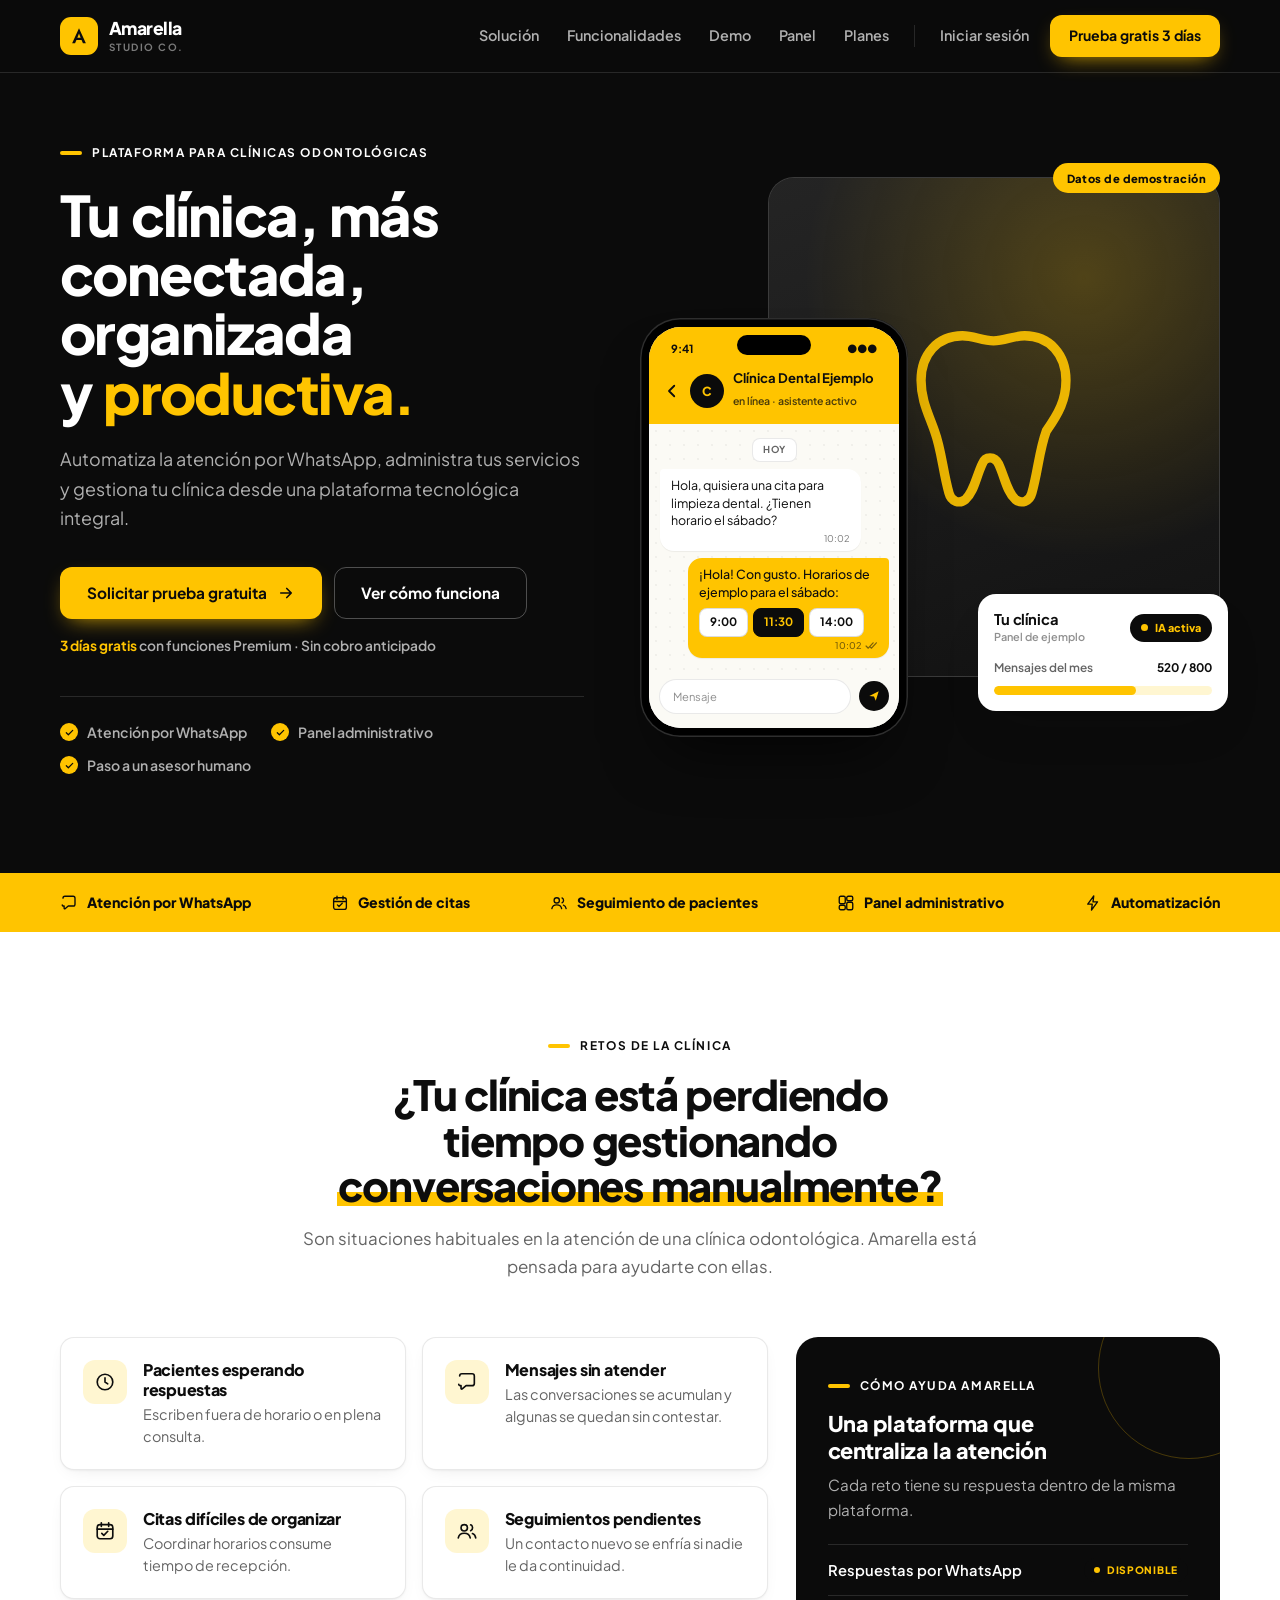
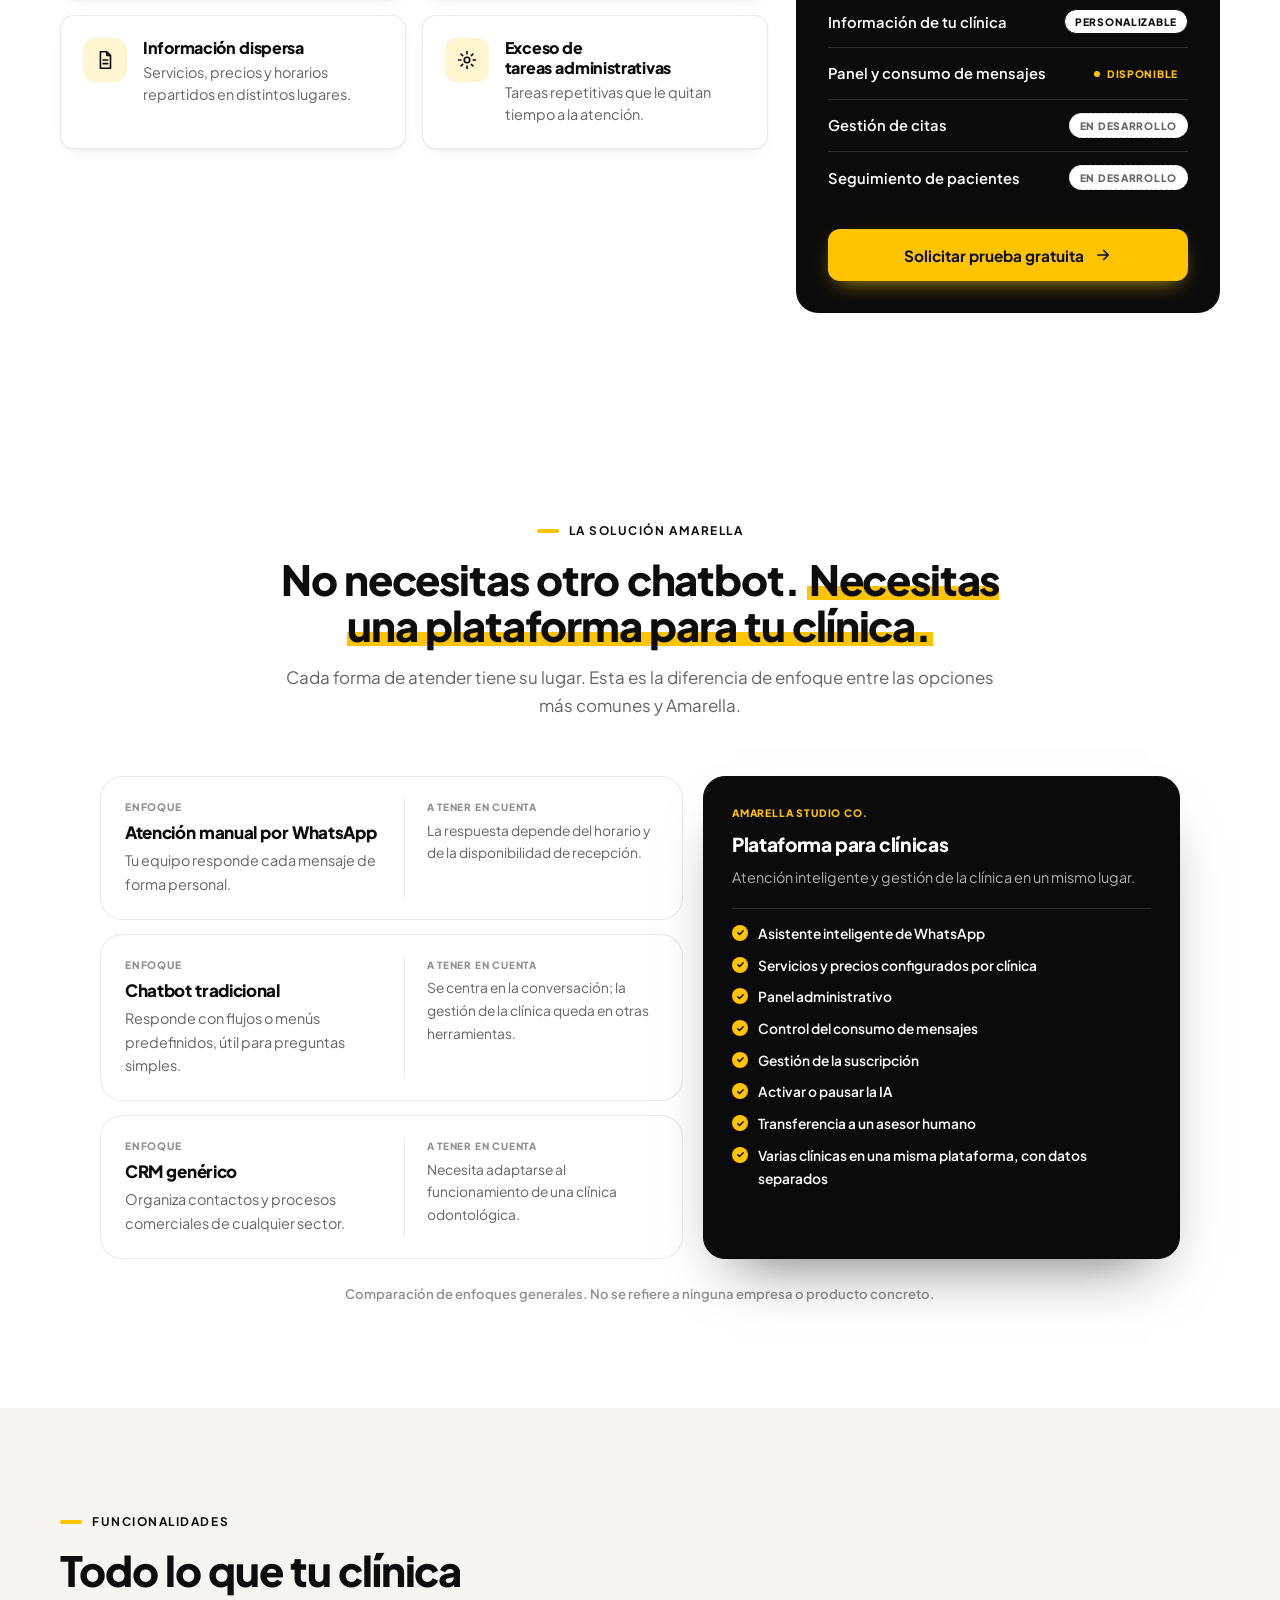
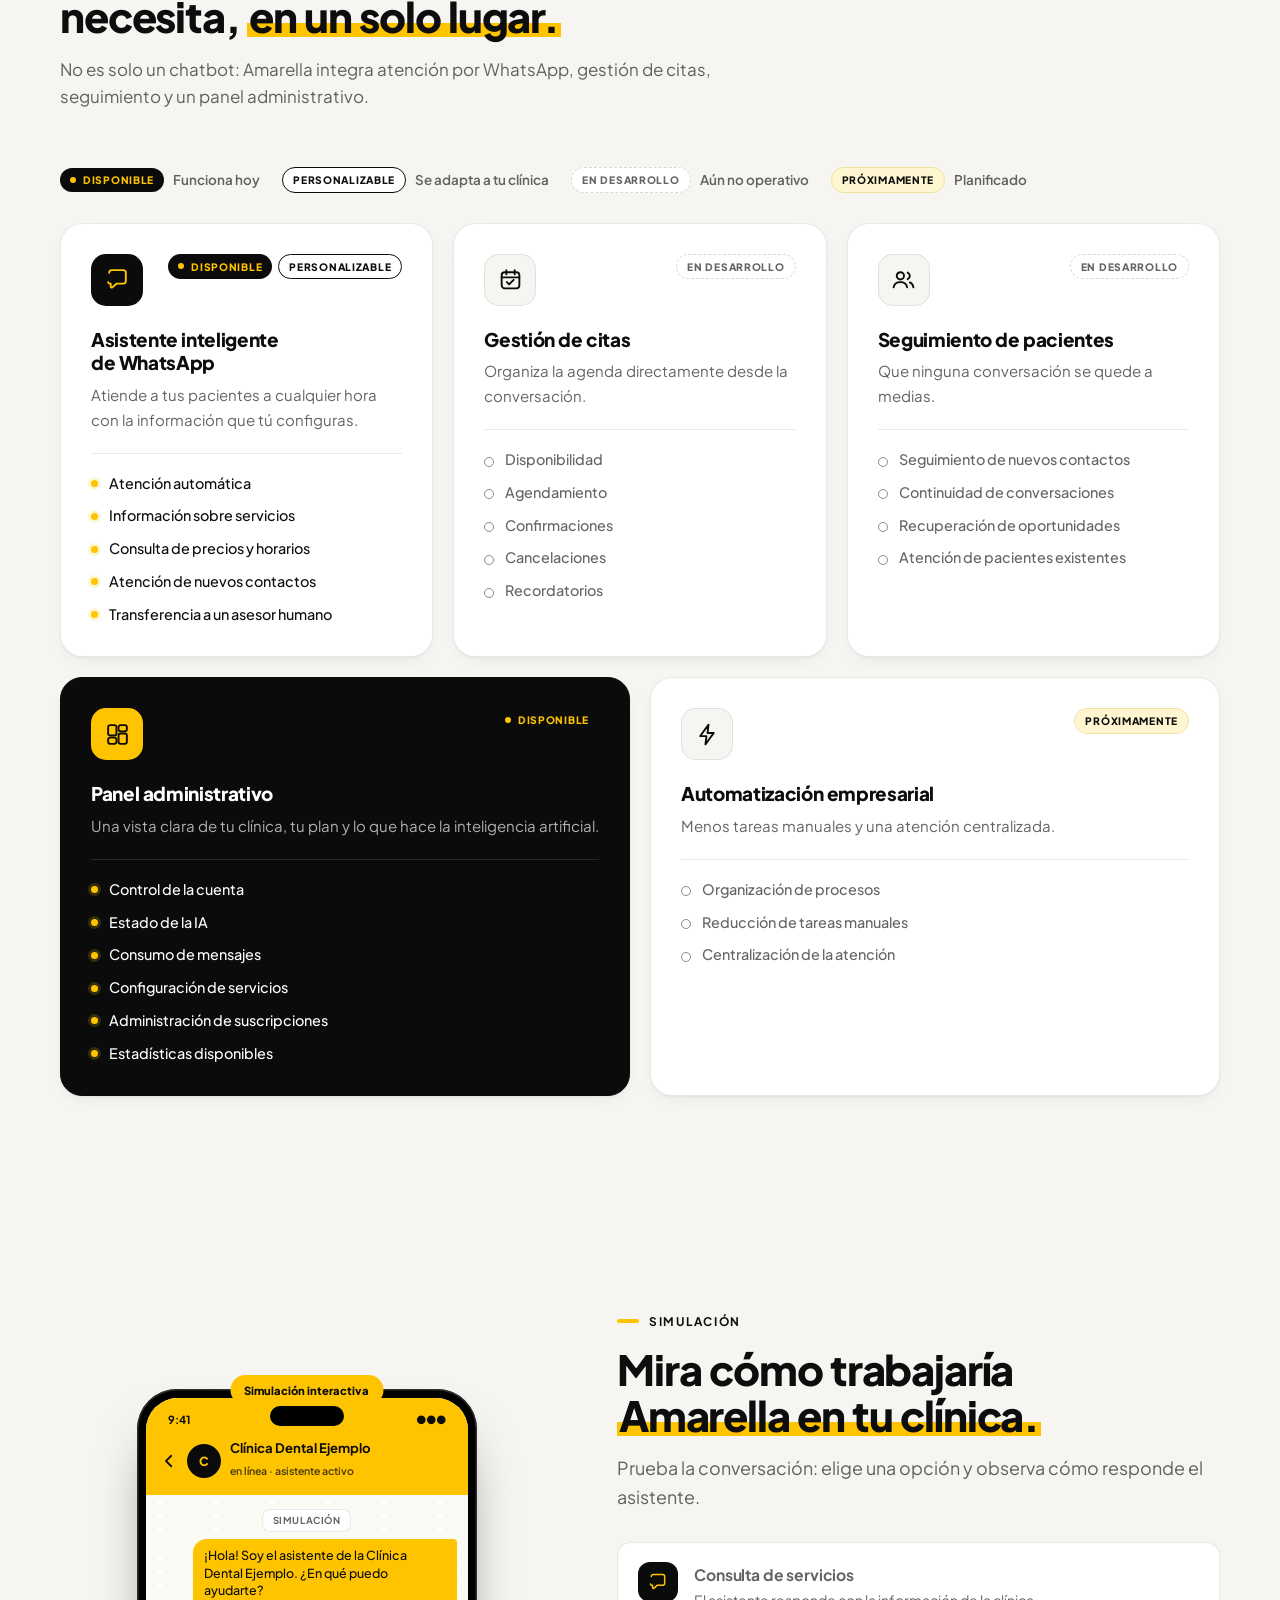
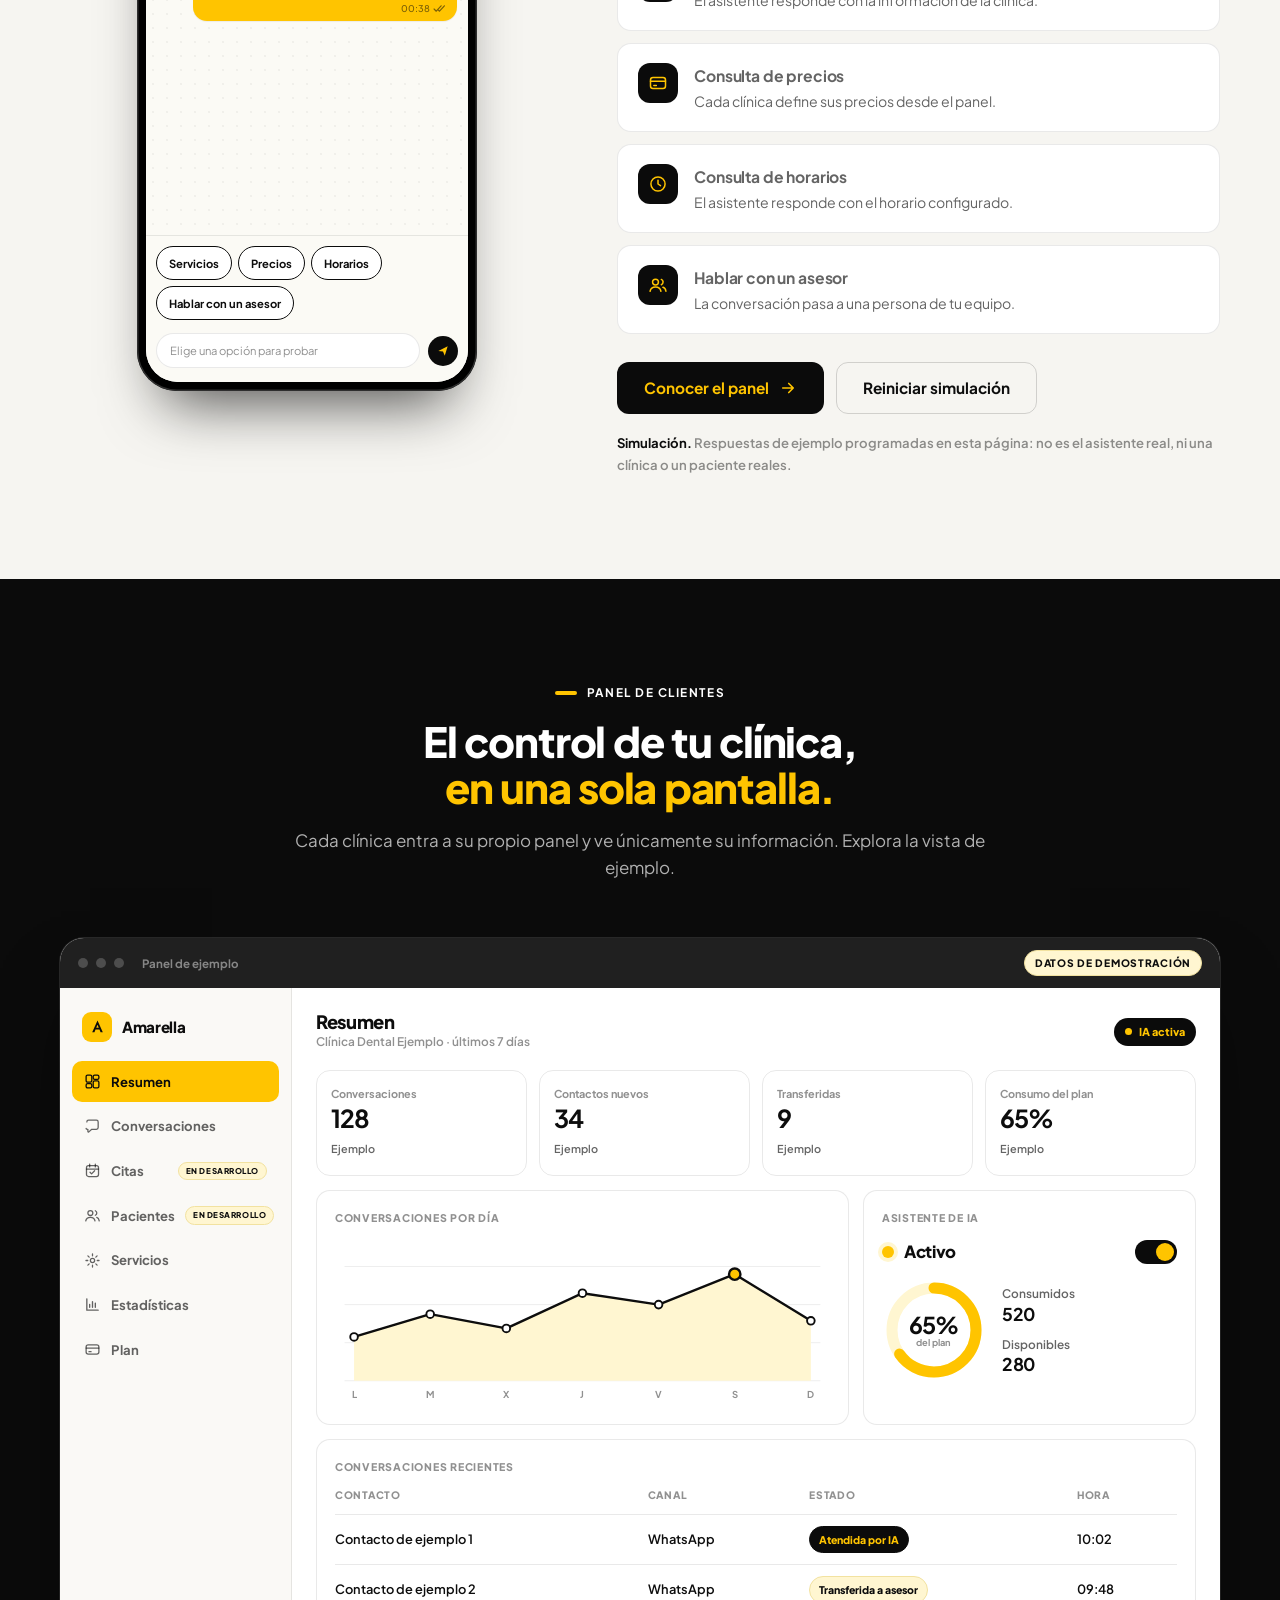
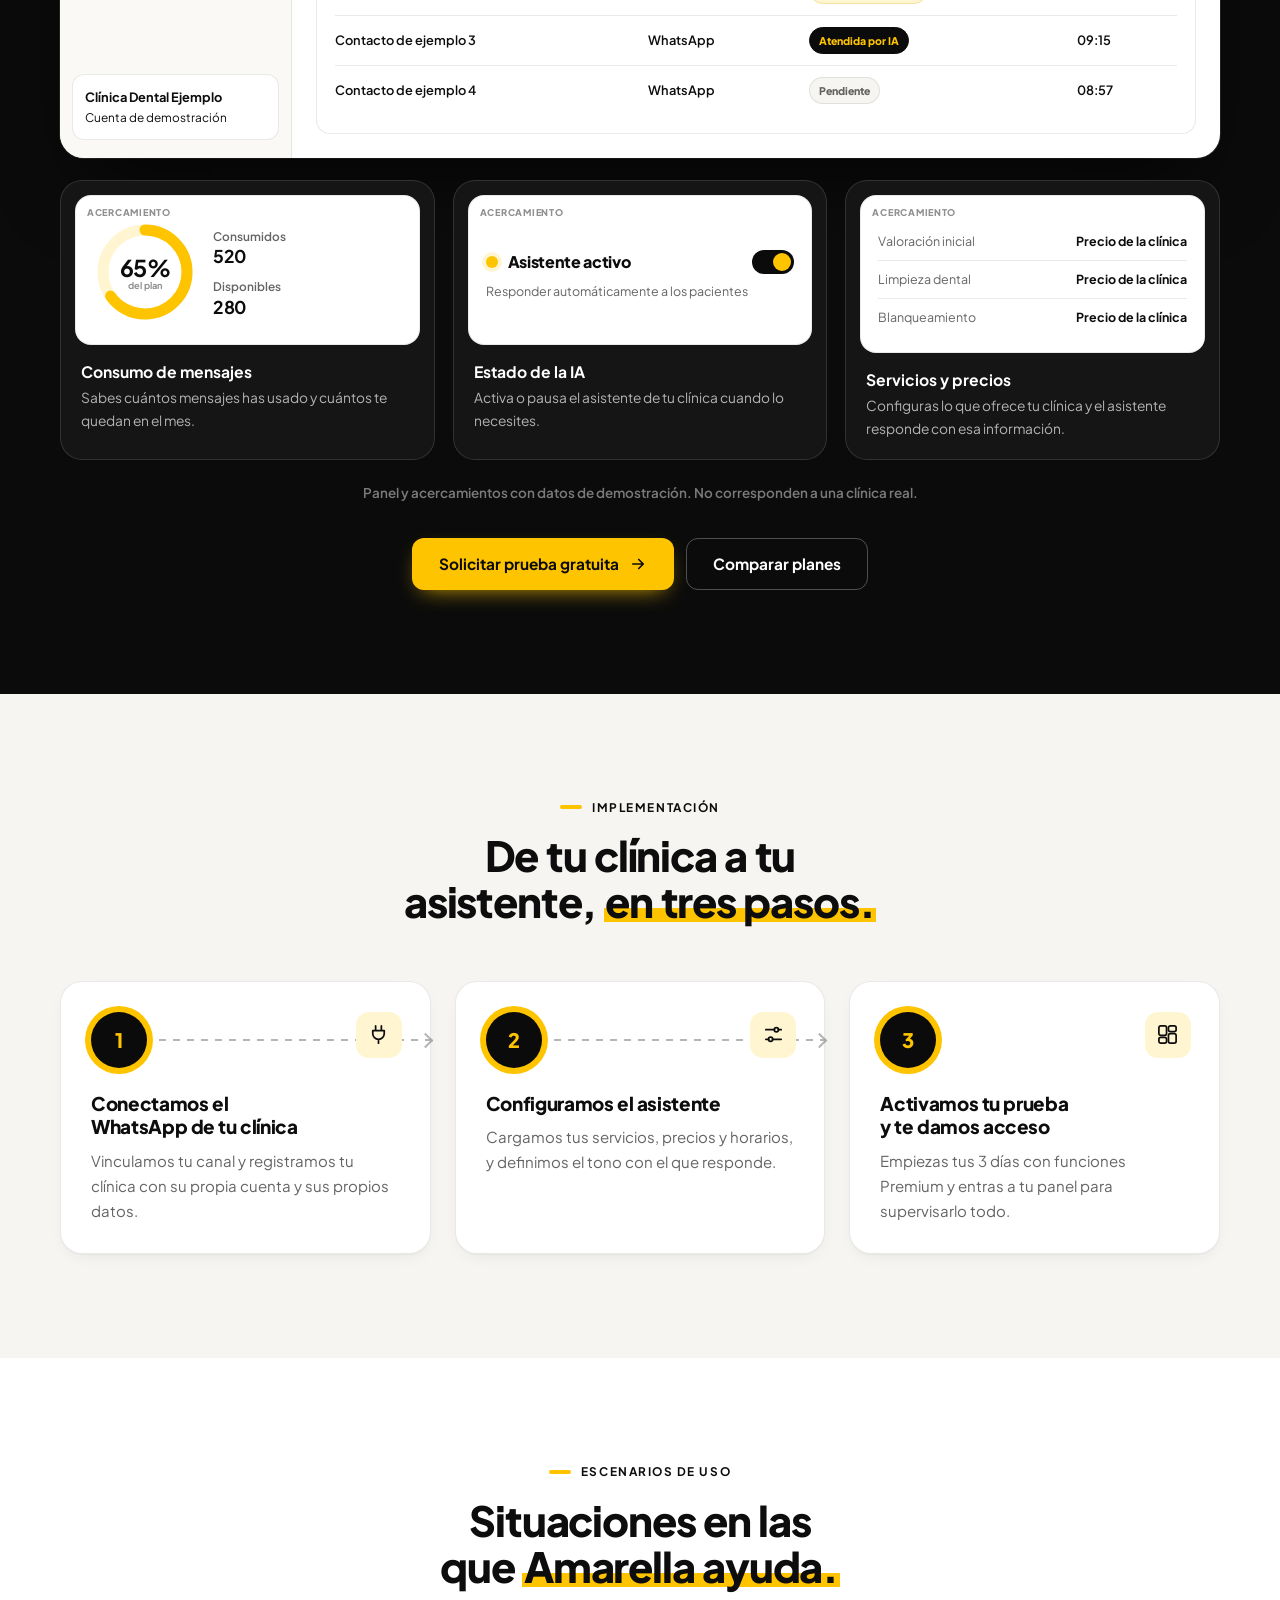
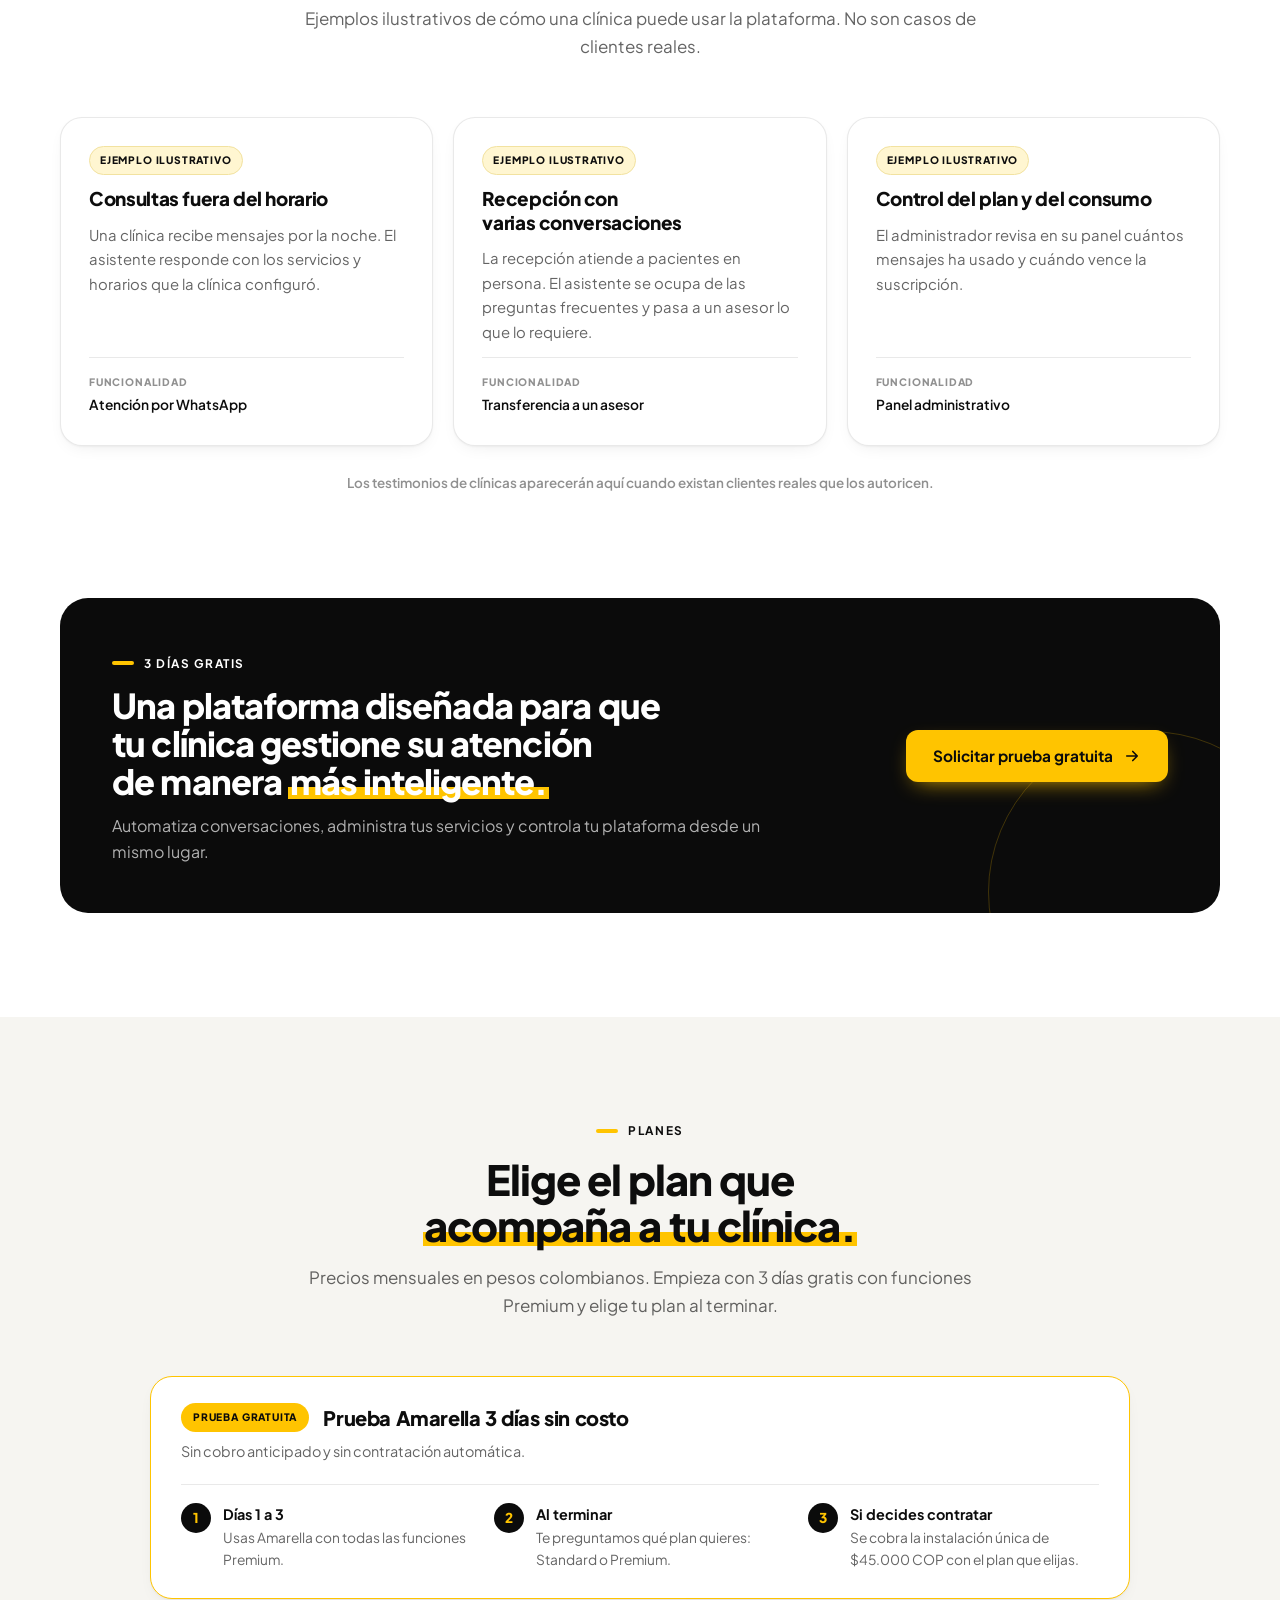
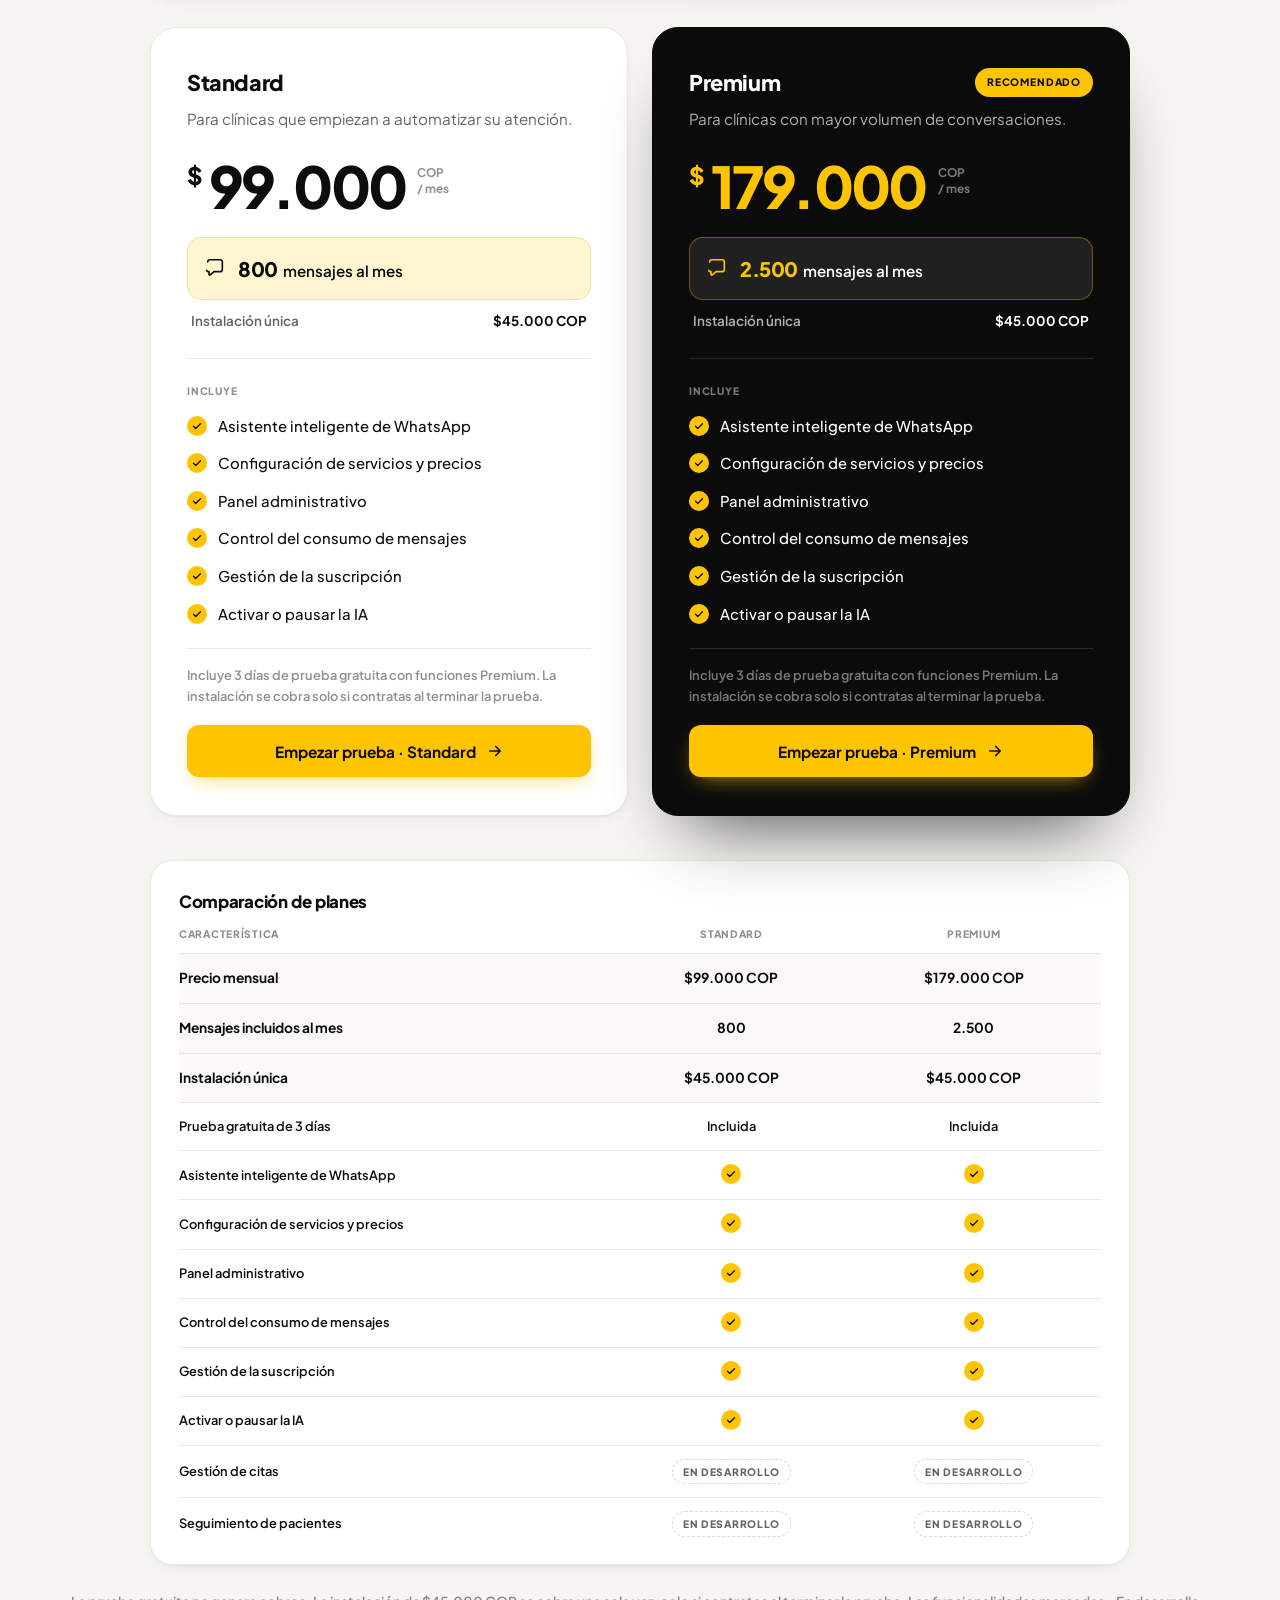
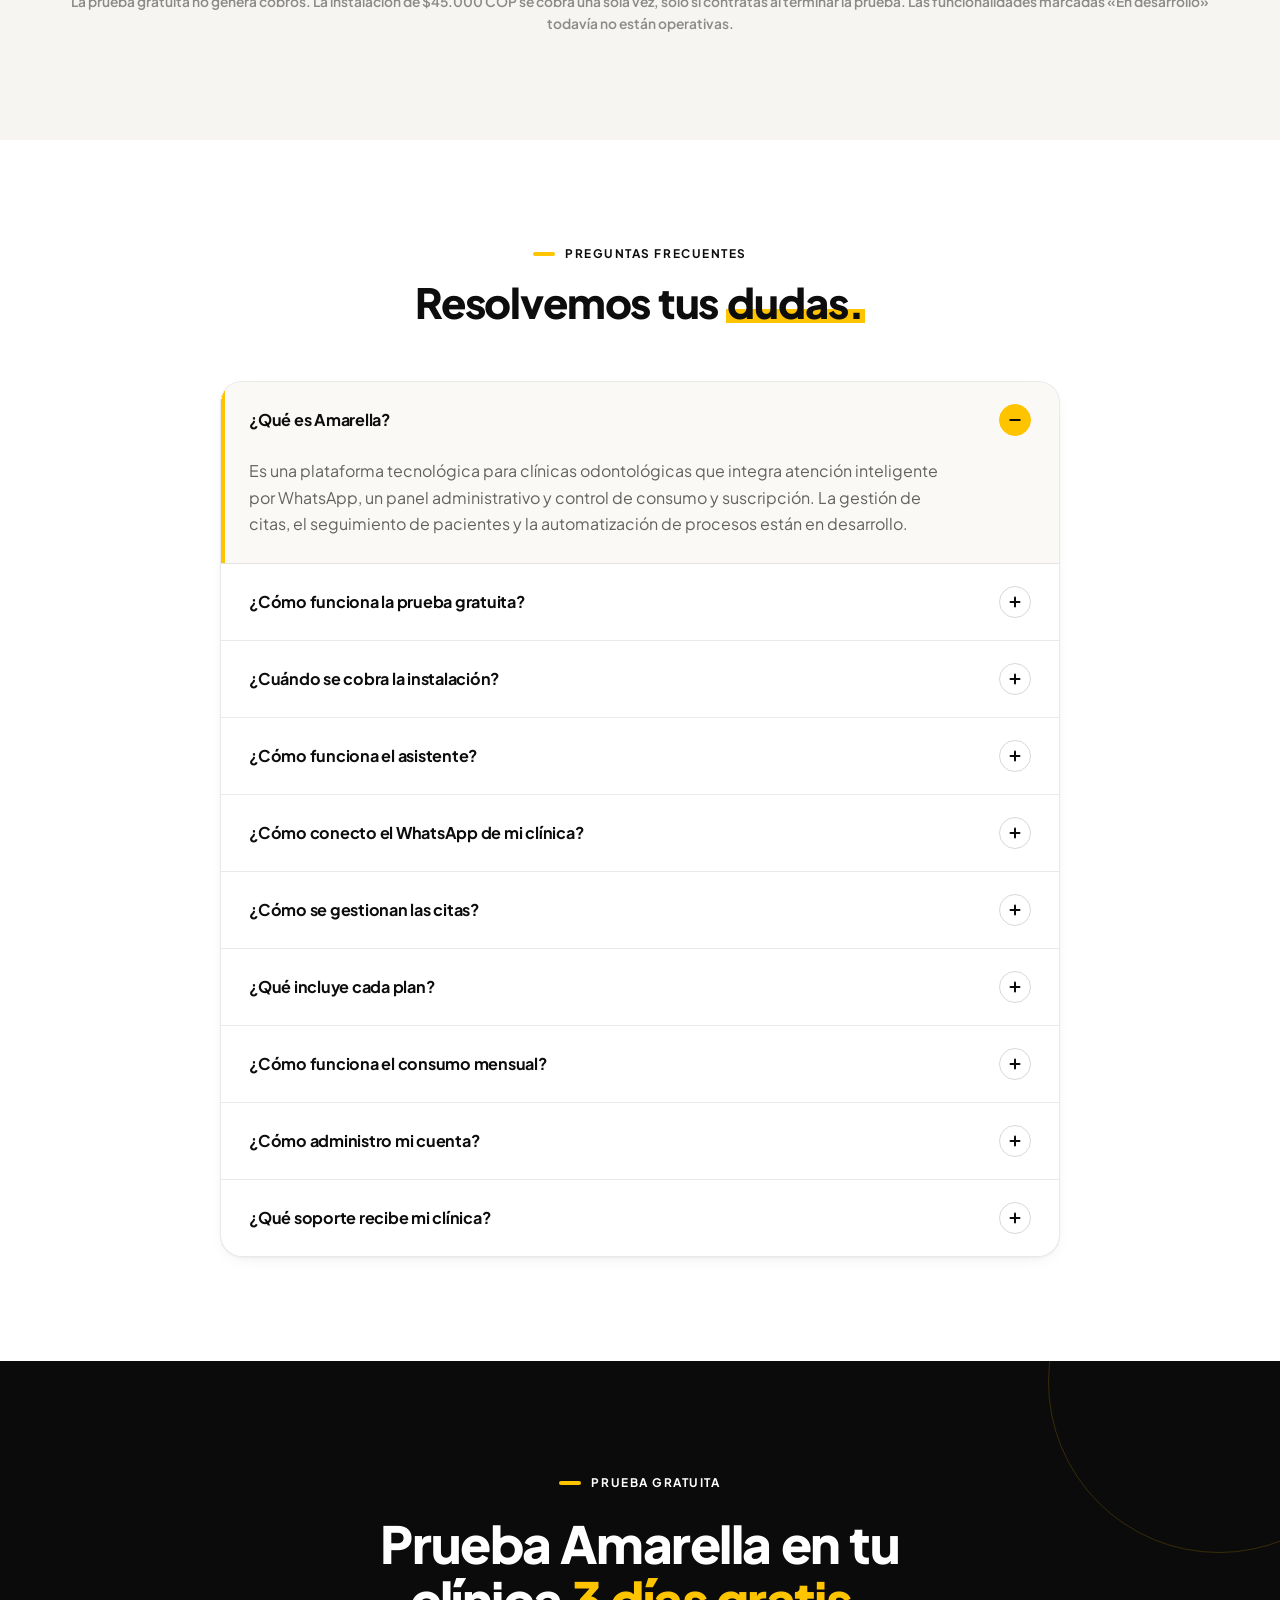
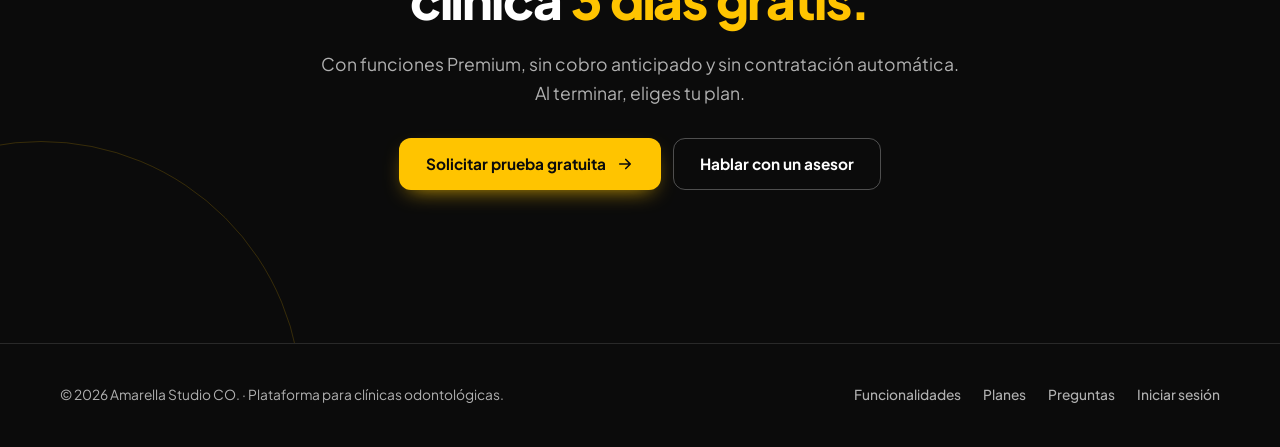
<file: web/premium/versions/r6-prueba-gratuita.html>
<!DOCTYPE html>
<html lang="es">
<head>
<meta charset="utf-8">
<meta name="viewport" content="width=device-width, initial-scale=1, viewport-fit=cover">
<title>Amarella Studio CO. | Plataforma para clínicas odontológicas</title>
<meta name="description" content="Amarella Studio CO.: plataforma tecnológica integral para clínicas odontológicas. Atención por WhatsApp, panel administrativo y automatización de procesos.">
<link rel="preconnect" href="https://fonts.googleapis.com">
<link rel="preconnect" href="https://fonts.gstatic.com" crossorigin>
<link href="https://fonts.googleapis.com/css2?family=Plus+Jakarta+Sans:wght@400;500;600;700;800&display=swap" rel="stylesheet">
<style>
/* Sistema: blanco y tonos claros (~50%), negro (~30%), amarillo de marca (~20%) */
:root{
  --y:#FFC400; --y-hover:#FFB800; --y-tint:#FFF6D1; --y-line:#F2E2A0;
  --k:#0B0B0B; --k2:#151515; --k3:#202020; --ink:#0D0D0D;
  --mute:rgba(13,13,13,.64); --soft:rgba(13,13,13,.46);
  --mute-d:rgba(255,255,255,.68); --soft-d:rgba(255,255,255,.46);
  --line:rgba(13,13,13,.09); --line-2:rgba(13,13,13,.16); --line-d:rgba(255,255,255,.12);
  --white:#fff; --paper:#F6F5F1; --off:#FAF9F6;
  --sh-1:0 1px 2px rgba(13,13,13,.04),0 6px 18px -8px rgba(13,13,13,.1);
  --sh-2:0 2px 4px rgba(13,13,13,.04),0 24px 48px -18px rgba(13,13,13,.22);
  --r:14px; --r-lg:22px;
  --font:"Plus Jakarta Sans","Manrope",system-ui,-apple-system,"Segoe UI",sans-serif;
  --ease:cubic-bezier(.22,.8,.3,1);
  color-scheme:light;
}
*{box-sizing:border-box}
[hidden]{display:none!important}
html{scroll-behavior:smooth;scroll-padding-top:80px}
body{margin:0;background:var(--white);color:var(--ink);font-family:var(--font);font-size:16px;line-height:1.65;-webkit-font-smoothing:antialiased;overflow-x:hidden}
img,svg{max-width:100%}
a{color:inherit;text-decoration:none}
button{font:inherit;color:inherit;cursor:pointer}
input,select,textarea{font:inherit}
:focus-visible{outline:3px solid var(--y);outline-offset:3px;border-radius:8px}
.light :focus-visible,.paper :focus-visible{outline-color:var(--k)}
.wrap{width:100%;max-width:1200px;margin:0 auto;padding-inline:max(20px,env(safe-area-inset-left,0px))}
section{padding-block:104px}
.dark{background:var(--k);color:var(--white)}
.paper{background:var(--paper)}
.white{background:var(--white)}

h1,h2,h3,h4{margin:0;font-weight:800;letter-spacing:-.028em;word-spacing:.04em;line-height:1.1;text-wrap:balance}
h1{font-size:clamp(2.2rem,4.5vw,3.5rem);line-height:1.06}
h2{font-size:clamp(1.8rem,3.5vw,2.6rem)}
h3{font-size:1.18rem;letter-spacing:-.018em;line-height:1.25}
p{margin:0}
.lead{font-size:clamp(1.02rem,1.4vw,1.14rem);color:var(--mute);max-width:52ch}
.dark .lead{color:var(--mute-d)}
.eyebrow{display:inline-flex;align-items:center;gap:10px;font-size:.74rem;font-weight:700;letter-spacing:.13em;text-transform:uppercase}
.eyebrow::before{content:"";width:22px;height:4px;border-radius:4px;background:var(--y)}
.hl{color:var(--y)}
.paper .hl,.white .hl{background:linear-gradient(transparent 64%,var(--y) 64% 90%,transparent 90%);color:inherit;padding-inline:.04em}
.sec-head{display:grid;gap:16px;max-width:720px;margin-bottom:56px}
.sec-head.center{margin-inline:auto;text-align:center;justify-items:center}
.sec-head p{color:var(--mute);font-size:1.06rem}
.dark .sec-head p{color:var(--mute-d)}

/* botones */
.btn{display:inline-flex;align-items:center;justify-content:center;gap:10px;min-height:52px;padding:0 26px;border-radius:12px;font-weight:700;font-size:.96rem;border:1.5px solid transparent;transition:transform .25s var(--ease),box-shadow .25s var(--ease),background .2s,color .2s,border-color .2s;white-space:nowrap}
.btn svg{width:18px;height:18px;flex:none;transition:transform .25s var(--ease)}
.btn:hover svg.go{transform:translateX(4px)}
.btn-y{background:var(--y);color:var(--k);box-shadow:0 8px 22px -10px rgba(255,196,0,.9)}
.btn-y:hover{background:var(--y-hover);transform:translateY(-2px);box-shadow:0 14px 28px -12px rgba(255,184,0,1)}
.btn-k{background:var(--k);color:var(--y)}
.btn-k:hover{transform:translateY(-2px);box-shadow:0 16px 28px -14px rgba(13,13,13,.6)}
.btn-o{background:transparent;border-color:var(--line-2);color:var(--ink)}
.btn-o:hover{border-color:var(--ink);transform:translateY(-2px)}
.dark .btn-o{border-color:rgba(255,255,255,.28);color:var(--white)}
.dark .btn-o:hover{border-color:var(--white);background:rgba(255,255,255,.06)}
.btn:active{transform:translateY(0)!important}
.btn-sm{min-height:42px;padding:0 18px;font-size:.88rem}
.btn[disabled]{opacity:.6;cursor:progress}

/* estados */
.st{display:inline-flex;align-items:center;gap:7px;font-size:.64rem;font-weight:800;letter-spacing:.07em;text-transform:uppercase;padding:5px 10px;border-radius:999px;white-space:nowrap;line-height:1.3}
.st-on{background:var(--k);color:var(--y)}
.st-on::before{content:"";width:6px;height:6px;border-radius:50%;background:var(--y)}
.st-dev{background:var(--white);color:var(--mute);border:1.5px dashed var(--line-2)}
.st-soon{background:var(--y-tint);color:var(--ink);border:1px solid var(--y-line)}
.st-cus{background:var(--white);color:var(--ink);border:1.5px solid var(--ink)}
.dark .st-on{background:var(--y);color:var(--k)}.dark .st-on::before{background:var(--k)}
.dark .st-dev{background:transparent;color:var(--mute-d);border-color:rgba(255,255,255,.3)}

/* nav */
.nav{position:fixed;top:0;left:0;right:0;z-index:60;background:rgba(11,11,11,.92);backdrop-filter:saturate(1.3) blur(14px);-webkit-backdrop-filter:saturate(1.3) blur(14px);border-bottom:1px solid var(--line-d);padding-top:env(safe-area-inset-top,0px);color:var(--white)}
.nav .wrap{display:flex;align-items:center;justify-content:space-between;gap:20px;height:72px}
.brand{display:flex;align-items:center;gap:11px;font-weight:800;letter-spacing:-.03em;font-size:1.1rem;line-height:1.1}
.mark{width:38px;height:38px;border-radius:11px;background:var(--y);display:grid;place-items:center;flex:none}
.mark svg{width:22px;height:22px}
.brand small{display:block;font-size:.62rem;font-weight:700;letter-spacing:.15em;color:var(--soft-d);text-transform:uppercase;margin-top:3px}
.menu{display:flex;align-items:center;gap:2px}
.menu a:not(.btn),.menu button.lnk{padding:10px 13px;border-radius:10px;font-size:.9rem;font-weight:600;color:var(--mute-d);background:none;border:0;transition:color .2s,background .2s}
.menu a:not(.btn):hover,.menu button.lnk:hover{color:var(--white);background:rgba(255,255,255,.07)}
.menu .sep{width:1px;height:22px;background:var(--line-d);margin:0 10px}
.menu .btn{margin-left:6px}
.burger{display:none;width:46px;height:46px;border:1.5px solid var(--line-d);border-radius:12px;background:transparent;place-items:center}
.burger span,.burger span::before,.burger span::after{display:block;width:18px;height:2px;background:var(--white);border-radius:2px;position:relative;transition:transform .3s var(--ease),background .2s}
.burger span::before,.burger span::after{content:"";position:absolute;left:0}
.burger span::before{top:-6px}.burger span::after{top:6px}
.burger[aria-expanded="true"] span{background:transparent}
.burger[aria-expanded="true"] span::before{transform:translateY(6px) rotate(45deg)}
.burger[aria-expanded="true"] span::after{transform:translateY(-6px) rotate(-45deg)}

/* hero */
.hero{padding-top:136px;padding-bottom:96px;position:relative;overflow:hidden}
.hero .wrap{position:relative;display:grid;grid-template-columns:minmax(0,.95fr) minmax(0,1.05fr);gap:56px;align-items:center}
.hero h1{margin:22px 0 22px}
.hero .lead{max-width:46ch}
.hero .actions{display:flex;flex-wrap:wrap;gap:12px;margin-top:34px}
.ticks{display:flex;flex-wrap:wrap;gap:10px 24px;margin-top:38px;padding-top:24px;border-top:1px solid var(--line-d);font-size:.88rem;font-weight:600;color:var(--mute-d)}
.ticks span{display:inline-flex;align-items:center;gap:9px}
.ticks i{width:18px;height:18px;border-radius:50%;background:var(--y);display:grid;place-items:center;flex:none;color:var(--k)}
.ticks i svg{width:11px;height:11px}
.stage{position:relative;min-height:560px}
.photo{position:absolute;right:0;top:0;width:78%;height:500px;border-radius:26px;overflow:hidden;background:var(--k3);border:1px solid var(--line-d)}
.photo img{position:absolute;inset:0;width:100%;height:100%;object-fit:cover;z-index:2}
.photo .fb{position:absolute;inset:0;display:grid;place-items:center;background:radial-gradient(circle at 70% 20%,rgba(255,196,0,.22),transparent 55%),linear-gradient(160deg,#242424,#121212)}
.photo .fb svg{width:46%;height:auto;color:var(--y);opacity:.9}
.photo .cap{position:absolute;z-index:3;left:16px;bottom:16px;font-size:.66rem;font-weight:700;letter-spacing:.08em;text-transform:uppercase;color:var(--white);background:rgba(0,0,0,.55);border:1px solid var(--line-d);border-radius:99px;padding:5px 11px}
.photo.has-img .cap{display:none}
.phone{position:absolute;left:0;bottom:0;width:48%;max-width:268px;animation:float 8s ease-in-out infinite;z-index:4}
.mini-dash{position:absolute;right:-8px;bottom:26px;width:46%;max-width:250px;background:var(--white);color:var(--ink);border-radius:18px;padding:16px;box-shadow:var(--sh-2);z-index:5}
.mini-dash .dh{margin-bottom:12px}
.demo-tag{position:absolute;z-index:6;right:0;top:-14px;background:var(--y);color:var(--k);border-radius:99px;padding:6px 14px;font-size:.7rem;font-weight:800;letter-spacing:.04em}

/* franja */
.strip{background:var(--y);color:var(--k);padding-block:0}
.strip .wrap{display:flex;flex-wrap:wrap;justify-content:space-between;gap:10px 26px;padding-block:18px;font-size:.88rem;font-weight:800}
.strip span{display:inline-flex;align-items:center;gap:9px}
.strip svg{width:18px;height:18px}

/* teléfono */
.phone-shell{background:#000;border-radius:40px;padding:9px;box-shadow:0 36px 60px -26px rgba(0,0,0,.7),inset 0 0 0 1.5px #2e2e2e;position:relative}
.phone-shell::before{content:"";position:absolute;top:17px;left:50%;transform:translateX(-50%);width:74px;height:20px;background:#000;border-radius:12px;z-index:3}
.wa{background:var(--white);border-radius:32px;overflow:hidden;display:flex;flex-direction:column;color:var(--ink)}
.wa-status{display:flex;justify-content:space-between;align-items:center;padding:12px 22px 6px;font-size:.7rem;font-weight:700;background:var(--y)}
.wa-top{display:flex;align-items:center;gap:9px;padding:6px 14px 12px;background:var(--y)}
.wa-top>svg{width:18px;height:18px;flex:none}
.wa-av{width:34px;height:34px;border-radius:50%;background:var(--k);color:var(--y);display:grid;place-items:center;font-weight:800;font-size:.78rem;flex:none}
.wa-top b{display:block;font-size:.82rem;line-height:1.2}
.wa-top small{font-size:.66rem;font-weight:600;opacity:.75}
.wa-body{padding:14px 11px 12px;display:flex;flex-direction:column;gap:7px;background-color:#FBFAF5;background-image:radial-gradient(rgba(13,13,13,.045) 1px,transparent 1.2px);background-size:14px 14px}
.bub{max-width:88%;padding:8px 11px 6px;border-radius:14px;font-size:.78rem;line-height:1.42;overflow-wrap:anywhere;box-shadow:0 1px 1px rgba(13,13,13,.06);animation:pop .35s var(--ease) both}
.bub.c{background:var(--white);border-top-left-radius:4px;align-self:flex-start}
.bub.a{background:var(--y);border-top-right-radius:4px;align-self:flex-end;font-weight:500}
.bub.h{background:var(--k);color:var(--white);border-top-right-radius:4px;align-self:flex-end;font-weight:500}
.bub time{display:flex;justify-content:flex-end;align-items:center;gap:3px;font-size:.58rem;opacity:.55;margin-top:2px}
.bub time svg{width:13px;height:13px}
.wa-chip{align-self:center;font-size:.6rem;font-weight:700;letter-spacing:.06em;text-transform:uppercase;color:var(--mute);background:var(--white);border:1px solid var(--line);border-radius:8px;padding:3px 10px}
.slots{display:flex;gap:5px;flex-wrap:wrap;margin-top:7px}
.slots span{padding:5px 10px;border-radius:8px;background:var(--white);border:1px solid rgba(13,13,13,.14);font-size:.72rem;font-weight:700}
.slots span.on{background:var(--k);color:var(--y);border-color:var(--k)}
.wa-input{display:flex;align-items:center;gap:8px;padding:9px 10px 14px;background:#FBFAF5}
.wa-input span{flex:1;background:var(--white);border:1px solid var(--line);border-radius:99px;padding:7px 13px;font-size:.7rem;color:var(--soft)}
.wa-input i{width:30px;height:30px;border-radius:50%;background:var(--k);display:grid;place-items:center;flex:none;color:var(--y)}
.wa-input i svg{width:14px;height:14px}
.typing{align-self:flex-start;background:var(--white);border-radius:14px;border-top-left-radius:4px;padding:10px 13px;display:flex;gap:4px;box-shadow:0 1px 1px rgba(13,13,13,.06)}
.typing i{width:6px;height:6px;border-radius:50%;background:var(--soft);animation:blink 1.2s infinite}
.typing i:nth-child(2){animation-delay:.15s}.typing i:nth-child(3){animation-delay:.3s}

/* panel mini */
.dh{display:flex;justify-content:space-between;align-items:center;gap:10px;margin-bottom:16px}
.dh b{font-size:.92rem;letter-spacing:-.01em;display:block;line-height:1.25}
.dh small{display:block;font-size:.68rem;color:var(--soft);font-weight:600}
.pill{display:inline-flex;align-items:center;gap:7px;padding:5px 11px;border-radius:999px;background:var(--k);color:var(--y);font-size:.68rem;font-weight:800;white-space:nowrap}
.pill::before{content:"";width:7px;height:7px;border-radius:50%;background:var(--y);animation:pulse 2.4s infinite}
.bar{height:9px;border-radius:99px;background:var(--y-tint);overflow:hidden}
.bar i{display:block;height:100%;width:65%;background:var(--y);border-radius:99px}
.l{display:flex;justify-content:space-between;gap:10px;font-size:.74rem;font-weight:600;color:var(--mute);margin-bottom:8px}
.l b{color:var(--ink)}

/* retos */
.pbx{display:grid;grid-template-columns:minmax(0,1.25fr) minmax(0,.75fr);gap:28px;align-items:start}
.pgrid{display:grid;grid-template-columns:repeat(2,1fr);gap:16px}
.pt{background:var(--white);border:1px solid var(--line);border-radius:var(--r);padding:22px;display:flex;gap:16px;align-items:flex-start;box-shadow:var(--sh-1);transition:transform .3s var(--ease),border-color .3s,box-shadow .3s;min-width:0}
.pt:hover{transform:translateY(-3px);border-color:var(--k);box-shadow:var(--sh-2)}
.pt .ic{width:44px;height:44px;border-radius:12px;background:var(--y-tint);display:grid;place-items:center;flex:none}
.pt .ic svg{width:22px;height:22px}
.pt h3{font-size:1rem;margin-bottom:4px}
.pt p{font-size:.9rem;color:var(--mute);line-height:1.5}
.sol{background:var(--k);color:var(--white);border-radius:var(--r-lg);padding:32px;position:sticky;top:96px;overflow:hidden}
.sol::after{content:"";position:absolute;right:-60px;top:-60px;width:180px;height:180px;border-radius:50%;border:1.5px solid rgba(255,196,0,.25)}
.sol h3{font-size:1.35rem;margin:14px 0 8px}
.sol>p{color:var(--mute-d);font-size:.95rem}
.sol ul{list-style:none;margin:22px 0 26px;padding:0;display:grid;gap:0}
.sol li{display:flex;align-items:center;justify-content:space-between;gap:12px;padding:13px 0;border-top:1px solid var(--line-d);font-size:.92rem;font-weight:600}
.sol .btn{width:100%}

/* servicios */
.svc{display:grid;grid-template-columns:repeat(6,1fr);gap:20px}
.card{background:var(--white);border:1px solid var(--line);border-radius:var(--r-lg);padding:30px;box-shadow:var(--sh-1);transition:transform .35s var(--ease),box-shadow .35s var(--ease),border-color .3s;min-width:0;display:flex;flex-direction:column}
.card:hover{transform:translateY(-4px);box-shadow:var(--sh-2);border-color:var(--k)}
.card-h{display:flex;justify-content:space-between;align-items:flex-start;gap:10px;margin-bottom:22px;flex-wrap:wrap}
.card-h .tags{display:flex;gap:6px;flex-wrap:wrap;justify-content:flex-end}
.ico{width:52px;height:52px;border-radius:15px;background:var(--k);color:var(--y);display:grid;place-items:center;flex:none;transition:background .3s,color .3s}
.ico svg{width:25px;height:25px}
.card:hover .ico{background:var(--y);color:var(--k)}
.card p{color:var(--mute);margin-top:8px;font-size:.94rem}
.card ul{list-style:none;margin:20px 0 0;padding:18px 0 0;border-top:1px solid var(--line);display:grid;gap:9px;font-size:.9rem;font-weight:500}
.card li{display:flex;gap:11px;align-items:flex-start}
.card li::before{content:"";flex:none;width:7px;height:7px;border-radius:50%;background:var(--y);margin-top:.6em;box-shadow:0 0 0 3px var(--y-tint)}
.card.dev li{color:var(--mute)}
.card.dev li::before{background:transparent;box-shadow:none;border:1.5px solid var(--soft);width:8px;height:8px}
.card.dev .ico{background:var(--paper);color:var(--k);border:1px solid var(--line)}
.c1,.c2,.c3{grid-column:span 2}.c4{grid-column:span 3}.c5{grid-column:span 3}
.c4{background:var(--k);color:var(--white);border-color:var(--k)}
.c4 p{color:var(--mute-d)}.c4 ul{border-color:var(--line-d)}.c4 li::before{box-shadow:0 0 0 3px rgba(255,196,0,.18)}
.c4 .ico{background:var(--y);color:var(--k)}
.c4:hover{border-color:var(--y)}
.legend{display:flex;flex-wrap:wrap;gap:10px 22px;margin-bottom:30px;font-size:.84rem;font-weight:600;color:var(--mute);align-items:center}
.legend .lg{display:inline-flex;align-items:center;gap:9px}

/* demo interactiva */
.dm{display:grid;grid-template-columns:minmax(0,.9fr) minmax(0,1.1fr);gap:64px;align-items:center}
.dm-phone{max-width:340px;margin:0 auto;width:100%;position:relative}
.dm-phone .wa-body{height:340px;overflow-y:auto;scroll-behavior:smooth;scrollbar-width:none}
.dm-phone .wa-body::-webkit-scrollbar{display:none}
.qr{display:flex;flex-wrap:wrap;gap:6px;padding:10px 10px 4px;background:#FBFAF5;border-top:1px solid var(--line)}
.qr button{border:1.5px solid var(--k);background:var(--white);border-radius:99px;padding:7px 12px;font-size:.7rem;font-weight:700;transition:background .2s,color .2s,transform .2s}
.qr button:hover{background:var(--k);color:var(--y);transform:translateY(-1px)}
.qr button[disabled]{opacity:.45;cursor:default;transform:none}
.dm-badge{position:absolute;z-index:6;left:50%;transform:translateX(-50%);top:-14px;background:var(--y);color:var(--k);border-radius:99px;padding:6px 14px;font-size:.7rem;font-weight:800;white-space:nowrap}
.dm-list{list-style:none;padding:0;margin:30px 0 0;display:grid;gap:12px}
.dm-list li{background:var(--white);border:1px solid var(--line);border-radius:var(--r);transition:border-color .3s,transform .3s var(--ease)}
.dm-list button{display:flex;gap:16px;align-items:flex-start;padding:18px 20px;width:100%;text-align:left;background:none;border:0;border-radius:var(--r)}
.dm-list li:hover{border-color:var(--k);transform:translateX(4px)}
.dm-list .ic{width:40px;height:40px;border-radius:12px;background:var(--k);color:var(--y);display:grid;place-items:center;flex:none}
.dm-list .ic svg{width:20px;height:20px}
.dm-list button:disabled{opacity:.55;cursor:default}
.dm-list b{display:block;font-size:.98rem;letter-spacing:-.01em}
.dm-list span{display:block;color:var(--mute);font-size:.88rem;margin-top:1px}
.dm .actions{display:flex;flex-wrap:wrap;gap:12px;margin-top:28px}
.note{font-size:.82rem;color:var(--soft);font-weight:600}

/* panel de clientes (app) */
.app{background:var(--white);color:var(--ink);border-radius:24px;overflow:hidden;box-shadow:0 40px 80px -30px rgba(0,0,0,.8),0 0 0 1px var(--line-d)}
.app-bar{display:flex;align-items:center;gap:8px;padding:12px 18px;background:var(--k3);color:var(--soft-d);font-size:.72rem;font-weight:700}
.app-bar i{width:10px;height:10px;border-radius:50%;background:rgba(255,255,255,.2)}
.app-bar em{font-style:normal;margin-left:10px}
.app-bar .st{margin-left:auto}
.app-body{display:grid;grid-template-columns:232px minmax(0,1fr);min-height:560px}
.side{background:var(--off);border-right:1px solid var(--line);padding:18px 12px;display:flex;flex-direction:column;gap:3px}
.side .sb{display:flex;align-items:center;gap:10px;padding:6px 10px 16px;font-weight:800;font-size:.95rem;letter-spacing:-.02em}
.side .sb .mark{width:30px;height:30px;border-radius:9px}.side .sb .mark svg{width:17px;height:17px}
.side button{display:flex;align-items:center;gap:10px;width:100%;text-align:left;padding:10px 12px;border:0;background:none;border-radius:10px;font-size:.82rem;font-weight:700;color:var(--mute);transition:background .2s,color .2s}
.side button svg{width:17px;height:17px;flex:none}
.side button:hover{background:var(--paper);color:var(--ink)}
.side button.on{background:var(--y);color:var(--k)}
.side button .st{margin-left:auto;font-size:.5rem;padding:3px 7px;background:var(--y-tint);border:1px solid var(--y-line);color:var(--ink)}
.side .acc{margin-top:auto;padding:12px;border:1px solid var(--line);border-radius:12px;background:var(--white);font-size:.74rem}
.side .acc b{display:block;font-size:.8rem}
.view{display:none;padding:24px;min-width:0;animation:pop .4s var(--ease)}
.view.on{display:block}
.vh{display:flex;justify-content:space-between;align-items:center;gap:12px;margin-bottom:18px;flex-wrap:wrap}
.vh h4{font-size:1.15rem;letter-spacing:-.02em}
.vh small{display:block;font-size:.74rem;color:var(--soft);font-weight:600}
.kpis{display:grid;grid-template-columns:repeat(4,1fr);gap:12px}
.kpi{border:1px solid var(--line);border-radius:14px;padding:14px;min-width:0}
.kpi small{display:block;font-size:.68rem;color:var(--soft);font-weight:700}
.kpi strong{display:block;font-size:1.55rem;letter-spacing:-.035em;line-height:1.2;margin-top:2px}
.kpi span{font-size:.68rem;color:var(--mute);font-weight:600}
.row{display:grid;gap:14px;margin-top:14px}
.r2{grid-template-columns:minmax(0,1.6fr) minmax(0,1fr)}
.box{border:1px solid var(--line);border-radius:14px;padding:18px;min-width:0;background:var(--white)}
.box>small,.box .bt{display:block;font-size:.66rem;font-weight:800;color:var(--soft);letter-spacing:.07em;text-transform:uppercase;margin-bottom:12px}
.chart{width:100%;height:auto;display:block}
.chart text{font-family:var(--font);font-size:10px;fill:rgba(13,13,13,.46);font-weight:700}
.gauge{display:flex;align-items:center;gap:16px}
.ring{position:relative;width:104px;height:104px;flex:none}
.ring svg{width:100%;height:100%;transform:rotate(-90deg)}
.ring .tr{fill:none;stroke:var(--y-tint);stroke-width:11}
.ring .pg{fill:none;stroke:var(--y);stroke-width:11;stroke-linecap:round;stroke-dasharray:172 264}
.ring div{position:absolute;inset:0;display:grid;place-content:center;text-align:center;line-height:1.1}
.ring strong{font-size:1.45rem;letter-spacing:-.04em}.ring small{font-size:.58rem;color:var(--soft);font-weight:700}
.gl{display:grid;gap:10px;font-size:.74rem;color:var(--mute);font-weight:600;min-width:0}
.gl b{display:block;font-size:1.1rem;color:var(--ink);letter-spacing:-.02em;line-height:1.2}
.ia{display:flex;align-items:center;gap:10px;font-size:1.05rem;font-weight:800;letter-spacing:-.02em;margin-bottom:12px}
.ia .dot{width:12px;height:12px;border-radius:50%;background:var(--y);box-shadow:0 0 0 4px var(--y-tint);animation:pulse 2.4s infinite;flex:none}
.sw{width:42px;height:24px;border-radius:99px;background:var(--k);position:relative;flex:none;margin-left:auto}
.sw::after{content:"";position:absolute;right:3px;top:3px;width:18px;height:18px;border-radius:50%;background:var(--y)}
.tw{overflow-x:auto}
table{width:100%;border-collapse:collapse;font-size:.8rem;min-width:420px}
th{text-align:left;font-size:.64rem;font-weight:800;letter-spacing:.07em;text-transform:uppercase;color:var(--soft);padding:0 12px 10px 0;border-bottom:1px solid var(--line);white-space:nowrap}
td{padding:11px 12px 11px 0;border-bottom:1px solid var(--line);font-weight:600;white-space:nowrap}
tr:last-child td{border-bottom:0}
.chip{display:inline-flex;align-items:center;gap:6px;font-size:.66rem;font-weight:800;padding:4px 9px;border-radius:99px;background:var(--y-tint);border:1px solid var(--y-line)}
.chip.k{background:var(--k);color:var(--y);border-color:var(--k)}
.chip.g{background:var(--paper);color:var(--mute);border-color:var(--line)}
.conv{display:grid;grid-template-columns:minmax(0,.9fr) minmax(0,1.1fr);gap:14px}
.cl{display:grid;gap:8px}
.cl div{display:flex;gap:10px;align-items:center;padding:10px;border:1px solid var(--line);border-radius:12px;font-size:.78rem}
.cl div.on{border-color:var(--k);background:var(--off)}
.cl .wa-av{width:30px;height:30px;font-size:.66rem}
.cl b{display:block;font-size:.8rem;line-height:1.2}.cl span{color:var(--soft);font-size:.7rem}
.cl .chip{margin-left:auto}
.thread{background:#FBFAF5;border:1px solid var(--line);border-radius:14px;padding:14px;display:flex;flex-direction:column;gap:7px}
.empty{display:grid;justify-items:center;text-align:center;gap:12px;padding:56px 20px;border:1.5px dashed var(--line-2);border-radius:16px}
.empty .ico{background:var(--paper);color:var(--k);border:1px solid var(--line)}
.empty p{max-width:36ch;color:var(--mute);font-size:.9rem}
.hbars{display:grid;gap:12px}
.hb{display:grid;grid-template-columns:110px 1fr 40px;gap:10px;align-items:center;font-size:.76rem;font-weight:700}
.hb .bar{height:12px}
.alerts{display:grid;gap:8px}
.alerts div{display:flex;justify-content:space-between;gap:10px;align-items:center;font-size:.8rem;font-weight:600;padding:11px 0;border-top:1px solid var(--line)}
.alerts div:first-child{border-top:0}
.dm-note{margin-top:22px;text-align:center;font-size:.84rem;color:var(--soft-d);font-weight:600}
#panel .actions{display:flex;flex-wrap:wrap;gap:12px;justify-content:center;margin-top:34px}

/* proceso */
.steps{display:grid;grid-template-columns:repeat(3,1fr);gap:24px;position:relative}
.step{background:var(--white);border:1px solid var(--line);border-radius:var(--r-lg);padding:30px;box-shadow:var(--sh-1);position:relative;transition:transform .35s var(--ease),box-shadow .35s var(--ease),border-color .3s;min-width:0}
.step:hover{transform:translateY(-4px);box-shadow:var(--sh-2);border-color:var(--k)}
.step-top{display:flex;align-items:center;margin-bottom:24px;margin-right:-30px}
.num{width:56px;height:56px;border-radius:50%;background:var(--k);color:var(--y);font-weight:800;font-size:1.25rem;display:grid;place-items:center;flex:none;box-shadow:0 0 0 6px var(--y);position:relative;z-index:1}
.ln{flex:1;height:2px;margin-left:12px;background:repeating-linear-gradient(90deg,var(--k) 0 7px,transparent 7px 14px);opacity:.3;position:relative}
.ln::after{content:"";position:absolute;right:-1px;top:-4px;width:9px;height:9px;border-top:2px solid var(--k);border-right:2px solid var(--k);transform:rotate(45deg)}
.step:last-child .step-top{margin-right:0}.step:last-child .ln{display:none}
.sico{position:absolute;top:30px;right:28px;width:46px;height:46px;border-radius:13px;background:var(--y-tint);display:grid;place-items:center}
.sico svg{width:23px;height:23px}
.step p{color:var(--mute);margin-top:10px;font-size:.94rem}

/* confianza */
.sc{display:grid;grid-template-columns:repeat(3,1fr);gap:20px}
.scc{border:1px solid var(--line);border-radius:var(--r-lg);padding:28px;background:var(--white);box-shadow:var(--sh-1);display:flex;flex-direction:column;gap:12px;min-width:0;transition:transform .35s var(--ease),border-color .3s,box-shadow .35s}
.scc:hover{transform:translateY(-4px);border-color:var(--k);box-shadow:var(--sh-2)}
.scc .ex{align-self:flex-start;font-size:.64rem;font-weight:800;letter-spacing:.08em;text-transform:uppercase;background:var(--y-tint);border:1px solid var(--y-line);padding:5px 10px;border-radius:99px}
.scc p{color:var(--mute);font-size:.93rem}
.scc .res{margin-top:auto;padding-top:16px;border-top:1px solid var(--line);font-size:.86rem;font-weight:600}
.scc .res b{display:block;font-size:.64rem;font-weight:800;letter-spacing:.08em;text-transform:uppercase;color:var(--soft);margin-bottom:4px}
.trust-note{margin-top:26px;text-align:center;font-size:.84rem;color:var(--soft);font-weight:600}

/* planes */
.plans{display:grid;grid-template-columns:repeat(2,minmax(0,1fr));gap:24px;align-items:stretch;max-width:980px;margin:0 auto}
.plan{background:var(--white);border:1px solid var(--line);border-radius:26px;padding:38px 36px;box-shadow:var(--sh-1);display:flex;flex-direction:column;position:relative;transition:transform .35s var(--ease),box-shadow .35s var(--ease)}
.plan:hover{transform:translateY(-5px);box-shadow:var(--sh-2)}
.plan-h{display:flex;justify-content:space-between;align-items:center;gap:10px;min-height:32px}
.plan h3{font-size:1.35rem}
.plan .desc{color:var(--mute);margin-top:8px;font-size:.95rem}
.incl{font-size:.64rem;font-weight:800;letter-spacing:.08em;text-transform:uppercase;color:var(--soft);padding-top:24px;margin-bottom:14px}
.plan ul{list-style:none;margin:0 0 30px;padding:0;display:grid;gap:13px;font-size:.93rem;font-weight:500}
.plan li{display:flex;gap:11px;align-items:flex-start}
.plan li svg{flex:none;width:20px;height:20px;padding:4px;border-radius:50%;background:var(--y);color:var(--k);margin-top:2px}
.plan li .st{margin-left:auto;font-size:.56rem;padding:3px 8px}
.plan .btn{margin-top:auto;width:100%}
.plan.prem{background:var(--k);color:var(--white);border-color:var(--k);box-shadow:0 40px 70px -34px rgba(0,0,0,.7)}
.plan.prem .incl{color:var(--soft-d)}
.plan.prem .st-dev{background:transparent;color:var(--mute-d);border-color:rgba(255,255,255,.3)}
.badge{background:var(--y);color:var(--k);font-size:.64rem;font-weight:800;letter-spacing:.08em;text-transform:uppercase;padding:6px 12px;border-radius:999px;white-space:nowrap}
.cmp{max-width:980px;margin:44px auto 0;background:var(--white);border:1px solid var(--line);border-radius:var(--r-lg);padding:8px 28px 14px;box-shadow:var(--sh-1)}
.cmp h3{padding:22px 0 8px;font-size:1.05rem}
.cmp table{min-width:520px}
.cmp th{padding-top:6px}
.cmp td:not(:first-child),.cmp th:not(:first-child){text-align:center}
.cmp td{padding:13px 12px 13px 0}
.cmp .y{display:inline-grid;place-items:center;width:20px;height:20px;border-radius:50%;background:var(--y);color:var(--k)}
.cmp .y svg{width:12px;height:12px}
.plans-note{margin-top:26px;text-align:center;color:var(--soft);font-size:.86rem;font-weight:600}

/* por qué */
.why{display:grid;grid-template-columns:minmax(0,1.1fr) minmax(0,.9fr);gap:20px;align-items:stretch;max-width:1080px;margin:0 auto}
.why-l{display:grid;gap:14px}
.why-l .wc{display:grid;grid-template-columns:minmax(0,1fr) minmax(0,1fr);gap:6px 24px;align-items:start;padding:22px 24px}
.why-l .wc .wk,.why-l .wc h3,.why-l .wc>p{grid-column:1}
.why-l .wc .wn{grid-column:2;grid-row:1/span 3;margin:0;padding:0 0 0 22px;border-top:0;border-left:1px solid var(--line);align-self:stretch}
.wc{border:1px solid var(--line);border-radius:var(--r-lg);padding:26px;background:var(--white);display:flex;flex-direction:column;gap:10px;min-width:0}
.wc .wk{font-size:.64rem;font-weight:800;letter-spacing:.08em;text-transform:uppercase;color:var(--soft)}
.wc h3{font-size:1.06rem}
.wc p{color:var(--mute);font-size:.9rem}
.wn{margin-top:auto;padding-top:14px;border-top:1px solid var(--line);font-size:.86rem;color:var(--mute)}
.wn b{display:block;font-size:.62rem;font-weight:800;letter-spacing:.08em;text-transform:uppercase;color:var(--soft);margin-bottom:4px}
.wc.am{background:var(--k);color:var(--white);border-color:var(--k);box-shadow:0 30px 60px -30px rgba(0,0,0,.6);padding:28px}
.wc.am .wk{color:var(--y)}.wc.am h3{font-size:1.2rem}.wc.am p{color:var(--mute-d)}
.wc.am ul{list-style:none;margin:8px 0 0;padding:14px 0 0;border-top:1px solid var(--line-d);display:grid;gap:9px;font-size:.86rem;font-weight:600}
.wc.am li{display:flex;gap:10px;align-items:flex-start}
.wc.am li::before{content:"";flex:none;width:16px;height:16px;border-radius:50%;margin-top:2px;background:var(--y) url("data:image/svg+xml,%3Csvg xmlns='http://www.w3.org/2000/svg' viewBox='0 0 20 20'%3E%3Cpath d='M5 10.5l3.2 3.2L15 6.8' fill='none' stroke='%230B0B0B' stroke-width='2.6' stroke-linecap='round' stroke-linejoin='round'/%3E%3C/svg%3E") center/11px no-repeat}
.why-note{margin-top:24px;text-align:center;font-size:.82rem;color:var(--soft);font-weight:600}
/* gancho */
.hook-s{padding-block:0 104px}
.hook{background:var(--k);color:var(--white);border-radius:28px;padding:48px 52px;display:grid;grid-template-columns:minmax(0,1fr) auto;gap:36px;align-items:center;position:relative;overflow:hidden}
.hook::after{content:"";position:absolute;right:-90px;bottom:-140px;width:320px;height:320px;border-radius:50%;border:1.5px solid rgba(255,196,0,.22)}
.hook h2{font-size:clamp(1.55rem,2.8vw,2.15rem);margin:14px 0 12px;max-width:26ch}
.hook p{color:var(--mute-d);max-width:56ch}
.hook .btn{position:relative;z-index:1}
/* precios */
.pz{display:flex;align-items:flex-start;gap:6px;margin:26px 0 0;line-height:1}
.pz .cur{font-size:1.5rem;font-weight:800;margin-top:6px}
.pz .amt{font-size:clamp(2.8rem,5vw,3.6rem);font-weight:800;letter-spacing:-.045em}
.pz .per{font-size:.74rem;font-weight:700;color:var(--soft);margin:8px 0 0 6px;line-height:1.3}
.plan.prem .pz{color:var(--y)}.plan.prem .pz .per{color:var(--soft-d)}
.msgs{margin-top:22px;padding:14px 16px;border-radius:14px;background:var(--y-tint);border:1px solid var(--y-line);display:flex;align-items:center;gap:12px;font-size:.95rem;font-weight:600}
.msgs svg{width:22px;height:22px;flex:none}
.msgs b{font-size:1.25rem;font-weight:800;letter-spacing:-.02em;margin-right:2px}
.plan.prem .msgs{background:var(--k3);border-color:rgba(255,196,0,.35);color:var(--white)}
.plan.prem .msgs svg{color:var(--y)}.plan.prem .msgs b{color:var(--y)}
.cond{font-size:.8rem;color:var(--soft);font-weight:600;margin:0 0 18px;padding-top:16px;border-top:1px solid var(--line)}
.plan.prem .cond{color:var(--soft-d);border-color:var(--line-d)}
.plan .incl{border-top:1px solid var(--line);margin-top:26px}
.plan.prem .incl{border-color:var(--line-d)}
.plan ul{margin-bottom:22px}
.plan.prem .desc{color:var(--mute-d)}
.cmp tr.hlr td{background:var(--off);font-size:.86rem}
.cmp tr.hlr td:first-child{font-weight:700}
/* prueba gratuita */
.trial-note{margin-top:16px;font-size:.86rem;color:var(--mute-d);font-weight:600}
.trial-note b{color:var(--y)}
.trial{max-width:980px;margin:0 auto 28px;background:var(--white);border:1.5px solid var(--y);border-radius:var(--r-lg);padding:26px 30px;display:grid;grid-template-columns:minmax(0,1fr);gap:20px;box-shadow:var(--sh-1)}
.trial-h{display:flex;flex-wrap:wrap;align-items:center;gap:8px 14px}
.trial-h h3{font-size:1.25rem;margin:0}
.trial-h p{flex-basis:100%}
.trial-h p{color:var(--mute);font-size:.9rem}
.trial-s{list-style:none;margin:0;padding:18px 0 0;border-top:1px solid var(--line);display:grid;grid-template-columns:repeat(3,minmax(0,1fr));gap:22px}
.trial-s li{display:flex;gap:12px;align-items:flex-start;font-size:.86rem;color:var(--mute);min-width:0}
.trial-s li>span{width:30px;height:30px;border-radius:50%;background:var(--k);color:var(--y);display:grid;place-items:center;font-weight:800;font-size:.85rem;flex:none}
.trial-s b{display:block;color:var(--ink);font-size:.9rem}
.inst{margin-top:10px;display:flex;justify-content:space-between;gap:12px;font-size:.84rem;font-weight:600;color:var(--mute);padding:0 4px}
.inst b{color:var(--ink)}
.plan.prem .inst{color:var(--mute-d)}.plan.prem .inst b{color:var(--white)}
.note.sim b{color:var(--ink)}
/* acercamientos del panel */
.shot{margin:0 0 24px;border-radius:24px;overflow:hidden;box-shadow:0 40px 80px -30px rgba(0,0,0,.8)}
.shot img{display:block;width:100%;height:auto}
.shot figcaption{padding:10px 16px;font-size:.78rem;color:var(--soft-d);background:var(--k3)}
.zooms{display:grid;grid-template-columns:repeat(3,minmax(0,1fr));gap:18px;margin-top:22px}
.zm{margin:0;background:var(--k2);border:1px solid var(--line-d);border-radius:var(--r-lg);padding:14px;min-width:0}
.zm-v{background:var(--white);color:var(--ink);border-radius:16px;padding:22px 18px 18px;position:relative;min-height:150px;display:grid;align-content:center;box-shadow:inset 0 0 0 1px var(--line)}
.zm-t{position:absolute;left:12px;top:10px;font-size:.58rem;font-weight:800;letter-spacing:.08em;text-transform:uppercase;color:var(--soft)}
.zm .ia{margin:6px 0 6px;font-size:1rem}
.zm-s{font-size:.78rem;color:var(--mute)}
.zrows{display:grid;margin-top:6px}
.zrows div{display:flex;justify-content:space-between;gap:10px;font-size:.78rem;padding:8px 0;border-top:1px solid var(--line)}
.zrows div:first-child{border-top:0}.zrows span{color:var(--mute)}
.zm figcaption{padding:14px 6px 4px;font-size:.86rem;color:var(--mute-d)}
.zm figcaption b{display:block;color:var(--white);font-size:.98rem;margin-bottom:2px}
/* faq */
.faq{max-width:840px;margin:0 auto;background:var(--white);border:1px solid var(--line);border-radius:22px;box-shadow:var(--sh-1);overflow:hidden}
.qa{border-bottom:1px solid var(--line);position:relative;transition:background .3s}
.qa:last-child{border-bottom:0}
.qa::before{content:"";position:absolute;left:0;top:0;bottom:0;width:4px;background:var(--y);transform:scaleY(0);transform-origin:top;transition:transform .4s var(--ease)}
.qa.open{background:var(--off)}.qa.open::before{transform:scaleY(1)}
.qa button{width:100%;display:flex;justify-content:space-between;align-items:center;gap:20px;background:none;border:0;text-align:left;padding:22px 28px;font-weight:700;font-size:1.01rem;letter-spacing:-.015em;min-height:66px}
.qa:not(.open) button:hover{background:var(--y-tint)}
.qa .pm{width:32px;height:32px;border-radius:50%;border:1.5px solid var(--line-2);flex:none;position:relative;transition:background .25s,border-color .25s,transform .4s var(--ease)}
.qa .pm::before,.qa .pm::after{content:"";position:absolute;left:50%;top:50%;width:11px;height:2px;background:var(--k);transform:translate(-50%,-50%);border-radius:2px;transition:transform .4s var(--ease)}
.qa .pm::after{transform:translate(-50%,-50%) rotate(90deg)}
.qa.open .pm{background:var(--y);border-color:var(--y);transform:rotate(180deg)}
.qa.open .pm::after{transform:translate(-50%,-50%) rotate(0)}
.qa .body{display:grid;grid-template-rows:0fr;opacity:0;transition:grid-template-rows .45s var(--ease),opacity .35s}
.qa.open .body{grid-template-rows:1fr;opacity:1}
.qa .body>div{overflow:hidden}
.qa .body p{padding:0 28px 26px;color:var(--mute);max-width:64ch}

/* contacto */
.contact{padding-block:112px;position:relative;overflow:hidden}
.contact::before,.contact::after{content:"";position:absolute;border-radius:50%;border:1.5px solid rgba(255,196,0,.18)}
.contact::before{width:520px;height:520px;left:-220px;bottom:-320px}
.contact::after{width:340px;height:340px;right:-110px;top:-150px}
.contact .wrap{position:relative;z-index:1;text-align:center;display:grid;justify-items:center;gap:22px}
.contact h2{max-width:20ch;font-size:clamp(2rem,4.4vw,3.2rem)}
.contact p{max-width:50ch;font-size:1.1rem;color:var(--mute-d)}
.contact .actions{display:flex;flex-wrap:wrap;gap:12px;justify-content:center;margin-top:8px}
.chan{font-size:.86rem;color:var(--soft-d);font-weight:600;min-height:1.4em}

footer{background:var(--k);color:var(--mute-d);border-top:1px solid var(--line-d);padding-block:40px}
footer .wrap{display:flex;flex-wrap:wrap;justify-content:space-between;align-items:center;gap:18px;font-size:.86rem}
footer nav{display:flex;flex-wrap:wrap;gap:6px 22px;align-items:center}
footer nav a,footer nav button{background:none;border:0;padding:0;color:inherit;font-weight:500}
footer nav a:hover,footer nav button:hover{color:var(--white)}

/* diálogos */
dialog{border:0;padding:0;border-radius:24px;max-width:min(560px,calc(100vw - 32px));width:100%;box-shadow:0 40px 90px -20px rgba(0,0,0,.6);color:var(--ink);background:var(--white);max-height:calc(100vh - 32px);overflow:auto}
dialog::backdrop{background:rgba(11,11,11,.66);backdrop-filter:blur(3px)}
.dlg{padding:34px 34px 30px;position:relative}
.dlg h3{font-size:1.45rem;margin:12px 0 6px;padding-right:40px}
.dlg>p{color:var(--mute);font-size:.94rem}
.x{position:absolute;right:18px;top:18px;width:40px;height:40px;border-radius:50%;border:1.5px solid var(--line-2);background:var(--white);display:grid;place-items:center}
.x:hover{border-color:var(--k)}.x svg{width:16px;height:16px}
.fg{display:grid;gap:16px;margin-top:22px}
.fr{display:grid;grid-template-columns:1fr 1fr;gap:16px}
.fl{display:grid;gap:6px;min-width:0}
.fl label{font-size:.78rem;font-weight:700}
.fl input,.fl select{height:50px;border:1.5px solid var(--line-2);border-radius:12px;padding:0 14px;background:var(--white);color:var(--ink);width:100%;transition:border-color .2s,box-shadow .2s}
.fl input:hover,.fl select:hover{border-color:var(--soft)}
.fl input:focus,.fl select:focus{outline:none;border-color:var(--k);box-shadow:0 0 0 4px var(--y-tint)}
.fl .er{display:none;font-size:.76rem;font-weight:600;color:#B3261E}
.fl.bad input,.fl.bad select{border-color:#B3261E}
.fl.bad .er{display:block}
.fs{display:none;padding:14px 16px;border-radius:12px;font-size:.88rem;font-weight:600;gap:10px;align-items:flex-start}
.fs.show{display:flex}
.fs.err{background:#FDECEA;color:#7A1912}
.fs.ok{background:var(--y-tint);border:1px solid var(--y-line)}
.fs.info{background:var(--paper)}
.fs svg{width:18px;height:18px;flex:none;margin-top:2px}
.dlg .btn{width:100%;margin-top:4px}
.dlg .small{font-size:.76rem;color:var(--soft);text-align:center;margin-top:12px}
.spin{width:18px;height:18px;border-radius:50%;border:2.5px solid rgba(255,196,0,.35);border-top-color:var(--y);animation:rot .8s linear infinite}

/* animaciones */
.js .rv{opacity:0;transform:translateY(22px);transition:opacity .8s var(--ease),transform .8s var(--ease);transition-delay:var(--d,0s)}
.js .rv.in{opacity:1;transform:none}
@keyframes float{0%,100%{transform:translateY(0)}50%{transform:translateY(-8px)}}
@keyframes pulse{0%{box-shadow:0 0 0 0 rgba(255,196,0,.65)}70%{box-shadow:0 0 0 7px rgba(255,196,0,0)}100%{box-shadow:0 0 0 0 rgba(255,196,0,0)}}
@keyframes pop{from{opacity:0;transform:translateY(8px) scale(.98)}to{opacity:1;transform:none}}
@keyframes blink{0%,60%,100%{opacity:.3}30%{opacity:1}}
@keyframes rot{to{transform:rotate(360deg)}}
@media(prefers-reduced-motion:reduce){
  html{scroll-behavior:auto}
  .js .rv{opacity:1;transform:none;transition:none}
  .phone,.pill::before,.ia .dot,.bub,.view,.typing i{animation:none}*{transition-duration:.01ms!important}
}

/* tablet */
@media(max-width:1080px){
  section{padding-block:88px}
  .hero .wrap{grid-template-columns:minmax(0,1fr);gap:56px}
  .hero{padding-top:124px}
  .stage{max-width:620px;width:100%;margin-inline:auto}
  .pbx{grid-template-columns:minmax(0,1fr)}.sol{position:static}
  .svc{grid-template-columns:repeat(2,1fr)}
  .c1,.c2,.c3,.c4,.c5{grid-column:auto}.c5{grid-column:1/-1}
  .dm{grid-template-columns:minmax(0,1fr);gap:56px}
  .app-body{grid-template-columns:minmax(0,1fr)}
  .side{flex-direction:row;overflow-x:auto;border-right:0;border-bottom:1px solid var(--line);padding:10px;gap:6px;scrollbar-width:none}
  .side::-webkit-scrollbar{display:none}
  .side .sb,.side .acc{display:none}
  .side button{white-space:nowrap;width:auto;flex:none}
  .steps{grid-template-columns:minmax(0,1fr);max-width:600px;margin-inline:auto;gap:18px}
  .steps::before{content:"";position:absolute;left:58px;top:56px;bottom:56px;width:2px;background:repeating-linear-gradient(180deg,var(--k) 0 7px,transparent 7px 14px);opacity:.28}
  .step{padding:26px 26px 26px 100px}
  .step-top{position:absolute;left:30px;top:26px;margin:0}.step-top .ln{display:none}
  .sico{top:26px;right:22px}
  .step h3{padding-right:56px}
  .sc{grid-template-columns:minmax(0,1fr);max-width:620px;margin-inline:auto}
  .why{grid-template-columns:minmax(0,1fr);max-width:640px}
  .trial{grid-template-columns:minmax(0,1fr)}
  .zooms{grid-template-columns:minmax(0,1fr);max-width:560px;margin-inline:auto}
  .wc.am ul{grid-template-columns:1fr 1fr;column-gap:24px}
  .hook{grid-template-columns:minmax(0,1fr);padding:40px}
}
@media(max-width:900px){
  .burger{display:grid}
  .menu{position:fixed;top:calc(72px + env(safe-area-inset-top,0px));left:0;right:0;flex-direction:column;align-items:stretch;gap:2px;padding:14px max(20px,env(safe-area-inset-left,0px)) 26px;background:var(--k);border-bottom:1px solid var(--line-d);box-shadow:0 24px 40px -24px rgba(0,0,0,.6);opacity:0;visibility:hidden;transform:translateY(-8px);transition:opacity .25s,transform .3s var(--ease),visibility .25s;max-height:calc(100vh - 72px);overflow:auto}
  .menu.open{opacity:1;visibility:visible;transform:none}
  .menu a:not(.btn),.menu button.lnk{padding:15px 14px;font-size:1.04rem;color:var(--white);border-bottom:1px solid var(--line-d);border-radius:0;text-align:left}
  .menu .sep{display:none}
  .menu .btn{margin:14px 0 0;min-height:54px}
  .plans{grid-template-columns:minmax(0,1fr);max-width:560px}
}
/* móvil */
@media(max-width:640px){
  section{padding-block:64px}
  .sec-head{margin-bottom:38px}
  h1{font-size:clamp(2rem,8.6vw,2.4rem)}
  h2{font-size:clamp(1.65rem,7vw,2rem)}
  .hero{padding-top:104px;padding-bottom:56px}
  .hero .actions{flex-direction:column;margin-top:28px}
  .hero .actions .btn,.contact .actions .btn,.dm .actions .btn,#panel .actions .btn{width:100%}
  .ticks{margin-top:30px;gap:12px}
  .stage{min-height:0;display:grid;gap:0}
  .photo{position:relative;width:100%;height:260px;order:1;border-radius:20px}
  .phone{position:relative;left:auto;bottom:auto;width:100%;max-width:280px;margin:-70px auto 0;order:2;animation:none}
  .mini-dash{position:relative;right:auto;bottom:auto;width:100%;max-width:none;margin-top:16px;order:3}
  .demo-tag{right:12px;top:-10px}
  .strip .wrap{justify-content:flex-start;padding-block:14px}
  .pgrid{grid-template-columns:minmax(0,1fr)}
  .sol{padding:26px}
  .svc{grid-template-columns:minmax(0,1fr)}.c5{grid-column:auto}
  .card{padding:26px}
  .dm-phone .wa-body{height:300px}
  .kpis{grid-template-columns:1fr 1fr}
  .r2,.conv{grid-template-columns:minmax(0,1fr)}
  .view{padding:16px}
  .hb{grid-template-columns:90px 1fr 36px}
  .hm{display:none}
  .app table{min-width:0}
  .app td,.app th{padding-right:8px}
  .cmp table{min-width:0;table-layout:fixed}
  .cmp td:first-child,.cmp th:first-child{white-space:normal;width:44%}
  .cmp td{white-space:normal}
  .cmp td,.cmp th{padding-right:6px;font-size:.76rem}
  .cmp .st{font-size:.5rem;padding:3px 6px;letter-spacing:.03em}
  .step{padding:24px 22px 24px 84px}.step-top{left:20px;top:22px}
  .num{width:46px;height:46px;font-size:1.05rem;box-shadow:0 0 0 5px var(--y)}
  .steps::before{left:43px;top:46px;bottom:46px}
  .sico{width:40px;height:40px;top:22px;right:18px}.sico svg{width:20px;height:20px}
  .plan{padding:30px 24px}
  .why-l .wc{grid-template-columns:minmax(0,1fr)}
  .why-l .wc .wn{grid-column:1;grid-row:auto;padding:12px 0 0;border-left:0;border-top:1px solid var(--line);margin-top:6px}
  .wc.am ul{grid-template-columns:minmax(0,1fr)}
  .hook-s{padding-block:0 64px}
  .trial{padding:22px 20px}
  .trial-s{grid-template-columns:minmax(0,1fr)}
  .hook{padding:30px 22px;border-radius:22px}
  .hook .btn{width:100%}
  .cmp{padding:6px 16px 12px}
  .qa button{padding:18px 20px;font-size:.97rem;gap:14px}.qa .body p{padding:0 20px 22px}
  .contact{padding-block:80px}
  footer .wrap{flex-direction:column;align-items:flex-start}
  .dlg{padding:26px 20px 22px}.fr{grid-template-columns:minmax(0,1fr)}
}
@media(max-width:380px){
  h1{font-size:1.95rem}
  .kpis{gap:8px}.kpi{padding:10px}.kpi strong{font-size:1.25rem}
  .step{padding-left:76px}.steps::before{left:39px}.step-top{left:16px}
}
</style>
</head>
<body>

<!-- Iconos reutilizables -->
<svg width="0" height="0" style="position:absolute" aria-hidden="true">
  <defs>
    <symbol id="i-chat" viewBox="0 0 24 24"><path d="M4 5.5A2.5 2.5 0 0 1 6.5 3h11A2.5 2.5 0 0 1 20 5.5v8a2.5 2.5 0 0 1-2.5 2.5H11l-4.2 3.6c-.5.4-1.3.1-1.3-.6V16h-1A1.5 1.5 0 0 1 3 14.5" fill="none" stroke="currentColor" stroke-width="1.8" stroke-linecap="round" stroke-linejoin="round"/></symbol>
    <symbol id="i-cal" viewBox="0 0 24 24"><rect x="3.5" y="5" width="17" height="15.5" rx="3" fill="none" stroke="currentColor" stroke-width="1.8"/><path d="M8 3v4M16 3v4M3.5 10h17M8.5 14.5l2.2 2.2 4.3-4.4" fill="none" stroke="currentColor" stroke-width="1.8" stroke-linecap="round" stroke-linejoin="round"/></symbol>
    <symbol id="i-users" viewBox="0 0 24 24"><circle cx="9" cy="8.5" r="3.5" fill="none" stroke="currentColor" stroke-width="1.8"/><path d="M2.5 19.5c.6-3.3 3.2-5 6.5-5s5.9 1.7 6.5 5M16 5.3a3.5 3.5 0 0 1 0 6.4M18 14.8c2 .6 3.1 2.2 3.5 4.7" fill="none" stroke="currentColor" stroke-width="1.8" stroke-linecap="round"/></symbol>
    <symbol id="i-dash" viewBox="0 0 24 24"><rect x="3" y="3" width="8" height="10" rx="2" fill="none" stroke="currentColor" stroke-width="1.8"/><rect x="13" y="3" width="8" height="6" rx="2" fill="none" stroke="currentColor" stroke-width="1.8"/><rect x="13" y="11" width="8" height="10" rx="2" fill="none" stroke="currentColor" stroke-width="1.8"/><rect x="3" y="15" width="8" height="6" rx="2" fill="none" stroke="currentColor" stroke-width="1.8"/></symbol>
    <symbol id="i-bolt" viewBox="0 0 24 24"><path d="M13 2.5 5 13.5h6l-1 8 8-11h-6z" fill="none" stroke="currentColor" stroke-width="1.8" stroke-linejoin="round"/></symbol>
    <symbol id="i-check" viewBox="0 0 24 24"><path d="M5 12.5l4.5 4.5L19 7.5" fill="none" stroke="currentColor" stroke-width="2.6" stroke-linecap="round" stroke-linejoin="round"/></symbol>
    <symbol id="i-arrow" viewBox="0 0 24 24"><path d="M5 12h14M13 6l6 6-6 6" fill="none" stroke="currentColor" stroke-width="2.2" stroke-linecap="round" stroke-linejoin="round"/></symbol>
    <symbol id="i-bell" viewBox="0 0 24 24"><path d="M6 17V11a6 6 0 0 1 12 0v6l1.5 2h-15zM10 21h4" fill="none" stroke="currentColor" stroke-width="1.8" stroke-linecap="round" stroke-linejoin="round"/></symbol>
    <symbol id="i-gear" viewBox="0 0 24 24"><circle cx="12" cy="12" r="3" fill="none" stroke="currentColor" stroke-width="1.8"/><path d="M12 2.8v2.5M12 18.7v2.5M21.2 12h-2.5M5.3 12H2.8M18.5 5.5l-1.8 1.8M7.3 16.7l-1.8 1.8M18.5 18.5l-1.8-1.8M7.3 7.3 5.5 5.5" fill="none" stroke="currentColor" stroke-width="1.8" stroke-linecap="round"/></symbol>
    <symbol id="i-chart" viewBox="0 0 24 24"><path d="M4 20V4M4 20h16M8 16v-4M12 16V8M16 16v-6" fill="none" stroke="currentColor" stroke-width="1.9" stroke-linecap="round"/></symbol>
    <symbol id="i-card" viewBox="0 0 24 24"><rect x="3" y="5.5" width="18" height="13" rx="3" fill="none" stroke="currentColor" stroke-width="1.8"/><path d="M3 10h18M7 15h3" fill="none" stroke="currentColor" stroke-width="1.8" stroke-linecap="round"/></symbol>
    <symbol id="i-moon" viewBox="0 0 24 24"><path d="M20 14.5A8 8 0 0 1 9.5 4a8 8 0 1 0 10.5 10.5z" fill="none" stroke="currentColor" stroke-width="1.8" stroke-linejoin="round"/></symbol>
    <symbol id="i-ticks" viewBox="0 0 24 24"><path d="M2 13l4 4L15 7M10 15l2 2L21 7" fill="none" stroke="currentColor" stroke-width="2.2" stroke-linecap="round" stroke-linejoin="round"/></symbol>
    <symbol id="i-back" viewBox="0 0 24 24"><path d="M15 5l-7 7 7 7" fill="none" stroke="currentColor" stroke-width="2.4" stroke-linecap="round" stroke-linejoin="round"/></symbol>
    <symbol id="i-send" viewBox="0 0 24 24"><path d="M4 12l16-8-5 16-3-7z" fill="currentColor"/></symbol>
    <symbol id="i-plug" viewBox="0 0 24 24"><path d="M9 3v5M15 3v5M6 8h12v3a6 6 0 0 1-12 0zM12 17v4" fill="none" stroke="currentColor" stroke-width="1.8" stroke-linecap="round" stroke-linejoin="round"/></symbol>
    <symbol id="i-sliders" viewBox="0 0 24 24"><path d="M4 7h9M17 7h3M4 17h3M11 17h9" fill="none" stroke="currentColor" stroke-width="1.8" stroke-linecap="round"/><circle cx="15" cy="7" r="2.2" fill="none" stroke="currentColor" stroke-width="1.8"/><circle cx="9" cy="17" r="2.2" fill="none" stroke="currentColor" stroke-width="1.8"/></symbol>
    <symbol id="i-clock" viewBox="0 0 24 24"><circle cx="12" cy="12" r="8.5" fill="none" stroke="currentColor" stroke-width="1.8"/><path d="M12 7.5V12l3 2" fill="none" stroke="currentColor" stroke-width="1.8" stroke-linecap="round" stroke-linejoin="round"/></symbol>
    <symbol id="i-doc" viewBox="0 0 24 24"><path d="M7 3h7l4 4v14H7zM14 3v4h4M10 12h5M10 16h5" fill="none" stroke="currentColor" stroke-width="1.8" stroke-linecap="round" stroke-linejoin="round"/></symbol>
    <symbol id="i-close" viewBox="0 0 24 24"><path d="M6 6l12 12M18 6L6 18" fill="none" stroke="currentColor" stroke-width="2.2" stroke-linecap="round"/></symbol>
  </defs>
</svg>

<header class="nav" id="nav">
  <div class="wrap">
    <a class="brand" href="#inicio" aria-label="Amarella Studio CO., inicio">
      <span class="mark"><svg viewBox="0 0 24 24" aria-hidden="true"><path d="M12 3.5 4.5 20h3.2l1.5-3.6h5.6l1.5 3.6h3.2zM10.2 13.8 12 9.4l1.8 4.4z" fill="#0D0D0D" fill-rule="evenodd"/></svg></span>
      <span>Amarella<small>Studio CO.</small></span>
    </a>
    <nav class="menu" id="menu" aria-label="Principal">
      <a href="#por-que">Solución</a>
      <a href="#servicios">Funcionalidades</a>
      <a href="#demo">Demo</a>
      <a href="#panel">Panel</a>
      <a href="#planes">Planes</a>
      <span class="sep" aria-hidden="true"></span>
      <button class="lnk" type="button" data-login>Iniciar sesión</button>
      <button class="btn btn-y btn-sm" type="button" data-open-form>Prueba gratis 3 días</button>
    </nav>
    <button class="burger" id="burger" aria-label="Abrir menú" aria-expanded="false" aria-controls="menu"><span></span></button>
  </div>
</header>

<main>
<!-- HERO -->
<section class="hero dark" id="inicio">
  <div class="wrap">
    <div>
      <span class="eyebrow rv">Plataforma para clínicas odontológicas</span>
      <h1 class="rv" style="--d:.08s">Tu clínica, más conectada, organizada y <span class="hl">productiva.</span></h1>
      <p class="lead rv" style="--d:.16s">Automatiza la atención por WhatsApp, administra tus servicios y gestiona tu clínica desde una plataforma tecnológica integral.</p>
      <div class="actions rv" style="--d:.24s">
        <button class="btn btn-y" type="button" data-open-form>Solicitar prueba gratuita <svg class="go"><use href="#i-arrow"/></svg></button>
        <a class="btn btn-o" href="#demo">Ver cómo funciona</a>
      </div>
      <p class="trial-note rv" style="--d:.28s"><b>3 días gratis</b> con funciones Premium · Sin cobro anticipado</p>
      <div class="ticks rv" style="--d:.32s">
        <span><i><svg><use href="#i-check"/></svg></i>Atención por WhatsApp</span>
        <span><i><svg><use href="#i-check"/></svg></i>Panel administrativo</span>
        <span><i><svg><use href="#i-check"/></svg></i>Paso a un asesor humano</span>
      </div>
    </div>

    <div class="stage rv" style="--d:.2s" role="img" aria-label="Fotografía de la clínica, conversación de WhatsApp y panel de control con datos de demostración">
      <span class="demo-tag">Datos de demostración</span>
      <div class="photo" id="heroPhoto">
        <div class="fb"><svg viewBox="0 0 20 22" aria-hidden="true"><path d="M7 2.2C4.6 2.2 3 4 3 6.5c0 1.9.7 3.2 1.3 4.9.7 1.9.8 3.9 1.4 6 .2.8 1 1.1 1.6.6.8-.7 1-2.1 1.6-3.4.3-.8 1.2-.8 1.6 0 .6 1.3.8 2.7 1.6 3.4.6.5 1.4.2 1.6-.6.6-2.1.7-4.1 1.4-6C16.3 9.7 17 8.4 17 6.5 17 4 15.4 2.2 13 2.2c-1.1 0-1.9.5-3 .5S8.1 2.2 7 2.2z" fill="none" stroke="currentColor" stroke-width=".9" stroke-linejoin="round"/></svg></div>
      </div>
      <div class="phone">
        <div class="phone-shell"><div class="wa">
          <div class="wa-status"><span>9:41</span><span aria-hidden="true">●●●</span></div>
          <div class="wa-top"><svg><use href="#i-back"/></svg><span class="wa-av">C</span><div><b>Clínica Dental Ejemplo</b><small>en línea · asistente activo</small></div></div>
          <div class="wa-body">
            <span class="wa-chip">Hoy</span>
            <div class="bub c">Hola, quisiera una cita para limpieza dental. ¿Tienen horario el sábado?<time>10:02</time></div>
            <div class="bub a">¡Hola! Con gusto. Horarios de ejemplo para el sábado:<div class="slots"><span>9:00</span><span class="on">11:30</span><span>14:00</span></div><time>10:02 <svg><use href="#i-ticks"/></svg></time></div>
          </div>
          <div class="wa-input"><span>Mensaje</span><i><svg><use href="#i-send"/></svg></i></div>
        </div></div>
      </div>
      <div class="mini-dash">
        <div class="dh"><div><b>Tu clínica</b><small>Panel de ejemplo</small></div><span class="pill">IA activa</span></div>
        <div class="l"><span>Mensajes del mes</span><b>520 / 800</b></div>
        <div class="bar"><i></i></div>
      </div>
    </div>
  </div>
</section>

<div class="strip">
  <div class="wrap">
    <span><svg><use href="#i-chat"/></svg>Atención por WhatsApp</span>
    <span><svg><use href="#i-cal"/></svg>Gestión de citas</span>
    <span><svg><use href="#i-users"/></svg>Seguimiento de pacientes</span>
    <span><svg><use href="#i-dash"/></svg>Panel administrativo</span>
    <span><svg><use href="#i-bolt"/></svg>Automatización</span>
  </div>
</div>

<!-- PROBLEMAS -->
<section id="problemas" class="white">
  <div class="wrap">
    <div class="sec-head center">
      <span class="eyebrow rv">Retos de la clínica</span>
      <h2 class="rv" style="--d:.06s">¿Tu clínica está perdiendo tiempo gestionando <span class="hl">conversaciones manualmente?</span></h2>
      <p class="rv" style="--d:.12s">Son situaciones habituales en la atención de una clínica odontológica. Amarella está pensada para ayudarte con ellas.</p>
    </div>
    <div class="pbx">
      <div class="pgrid">
        <article class="pt rv"><span class="ic"><svg><use href="#i-clock"/></svg></span><div><h3>Pacientes esperando respuestas</h3><p>Escriben fuera de horario o en plena consulta.</p></div></article>
        <article class="pt rv" style="--d:.06s"><span class="ic"><svg><use href="#i-chat"/></svg></span><div><h3>Mensajes sin atender</h3><p>Las conversaciones se acumulan y algunas se quedan sin contestar.</p></div></article>
        <article class="pt rv" style="--d:.12s"><span class="ic"><svg><use href="#i-cal"/></svg></span><div><h3>Citas difíciles de organizar</h3><p>Coordinar horarios consume tiempo de recepción.</p></div></article>
        <article class="pt rv" style="--d:.18s"><span class="ic"><svg><use href="#i-users"/></svg></span><div><h3>Seguimientos pendientes</h3><p>Un contacto nuevo se enfría si nadie le da continuidad.</p></div></article>
        <article class="pt rv" style="--d:.24s"><span class="ic"><svg><use href="#i-doc"/></svg></span><div><h3>Información dispersa</h3><p>Servicios, precios y horarios repartidos en distintos lugares.</p></div></article>
        <article class="pt rv" style="--d:.3s"><span class="ic"><svg><use href="#i-gear"/></svg></span><div><h3>Exceso de tareas administrativas</h3><p>Tareas repetitivas que le quitan tiempo a la atención.</p></div></article>
      </div>
      <aside class="sol rv" style="--d:.15s">
        <span class="eyebrow">Cómo ayuda Amarella</span>
        <h3>Una plataforma que centraliza la atención</h3>
        <p>Cada reto tiene su respuesta dentro de la misma plataforma.</p>
        <ul>
          <li>Respuestas por WhatsApp <span class="st st-on">Disponible</span></li>
          <li>Información de tu clínica <span class="st st-cus">Personalizable</span></li>
          <li>Panel y consumo de mensajes <span class="st st-on">Disponible</span></li>
          <li>Gestión de citas <span class="st st-dev">En desarrollo</span></li>
          <li>Seguimiento de pacientes <span class="st st-dev">En desarrollo</span></li>
        </ul>
        <button class="btn btn-y" type="button" data-open-form>Solicitar prueba gratuita <svg class="go"><use href="#i-arrow"/></svg></button>
      </aside>
    </div>
  </div>
</section>

<!-- POR QUÉ AMARELLA -->
<section id="por-que" class="white">
  <div class="wrap">
    <div class="sec-head center">
      <span class="eyebrow rv">La solución Amarella</span>
      <h2 class="rv" style="--d:.06s">No necesitas otro chatbot. <span class="hl">Necesitas una plataforma para tu clínica.</span></h2>
      <p class="rv" style="--d:.12s">Cada forma de atender tiene su lugar. Esta es la diferencia de enfoque entre las opciones más comunes y Amarella.</p>
    </div>
    <div class="why">
      <div class="why-l">
      <article class="wc rv"><span class="wk">Enfoque</span><h3>Atención manual por WhatsApp</h3><p>Tu equipo responde cada mensaje de forma personal.</p><div class="wn"><b>A tener en cuenta</b>La respuesta depende del horario y de la disponibilidad de recepción.</div></article>
      <article class="wc rv" style="--d:.06s"><span class="wk">Enfoque</span><h3>Chatbot tradicional</h3><p>Responde con flujos o menús predefinidos, útil para preguntas simples.</p><div class="wn"><b>A tener en cuenta</b>Se centra en la conversación; la gestión de la clínica queda en otras herramientas.</div></article>
      <article class="wc rv" style="--d:.12s"><span class="wk">Enfoque</span><h3>CRM genérico</h3><p>Organiza contactos y procesos comerciales de cualquier sector.</p><div class="wn"><b>A tener en cuenta</b>Necesita adaptarse al funcionamiento de una clínica odontológica.</div></article>
      </div>
      <article class="wc am rv" style="--d:.18s"><span class="wk">Amarella Studio CO.</span><h3>Plataforma para clínicas</h3><p>Atención inteligente y gestión de la clínica en un mismo lugar.</p>
        <ul>
          <li>Asistente inteligente de WhatsApp</li>
          <li>Servicios y precios configurados por clínica</li>
          <li>Panel administrativo</li>
          <li>Control del consumo de mensajes</li>
          <li>Gestión de la suscripción</li>
          <li>Activar o pausar la IA</li>
          <li>Transferencia a un asesor humano</li>
          <li>Varias clínicas en una misma plataforma, con datos separados</li>
        </ul>
      </article>
    </div>
    <p class="why-note rv">Comparación de enfoques generales. No se refiere a ninguna empresa o producto concreto.</p>
  </div>
</section>

<!-- SERVICIOS -->
<section id="servicios" class="paper">
  <div class="wrap">
    <div class="sec-head">
      <span class="eyebrow rv">Funcionalidades</span>
      <h2 class="rv" style="--d:.06s">Todo lo que tu clínica necesita, <span class="hl">en un solo lugar.</span></h2>
      <p class="rv" style="--d:.12s">No es solo un chatbot: Amarella integra atención por WhatsApp, gestión de citas, seguimiento y un panel administrativo.</p>
    </div>
    <div class="legend rv"><span class="lg"><span class="st st-on">Disponible</span>Funciona hoy</span><span class="lg"><span class="st st-cus">Personalizable</span>Se adapta a tu clínica</span><span class="lg"><span class="st st-dev">En desarrollo</span>Aún no operativo</span><span class="lg"><span class="st st-soon">Próximamente</span>Planificado</span></div>
    <div class="svc">
      <article class="card c1 rv">
        <div class="card-h"><div class="ico"><svg><use href="#i-chat"/></svg></div><div class="tags"><span class="st st-on">Disponible</span><span class="st st-cus">Personalizable</span></div></div>
        <h3>Asistente inteligente de WhatsApp</h3>
        <p>Atiende a tus pacientes a cualquier hora con la información que tú configuras.</p>
        <ul><li>Atención automática</li><li>Información sobre servicios</li><li>Consulta de precios y horarios</li><li>Atención de nuevos contactos</li><li>Transferencia a un asesor humano</li></ul>
      </article>
      <article class="card c2 dev rv" style="--d:.08s">
        <div class="card-h"><div class="ico"><svg><use href="#i-cal"/></svg></div><div class="tags"><span class="st st-dev">En desarrollo</span></div></div>
        <h3>Gestión de citas</h3>
        <p>Organiza la agenda directamente desde la conversación.</p>
        <ul><li>Disponibilidad</li><li>Agendamiento</li><li>Confirmaciones</li><li>Cancelaciones</li><li>Recordatorios</li></ul>
      </article>
      <article class="card c3 dev rv" style="--d:.16s">
        <div class="card-h"><div class="ico"><svg><use href="#i-users"/></svg></div><div class="tags"><span class="st st-dev">En desarrollo</span></div></div>
        <h3>Seguimiento de pacientes</h3>
        <p>Que ninguna conversación se quede a medias.</p>
        <ul><li>Seguimiento de nuevos contactos</li><li>Continuidad de conversaciones</li><li>Recuperación de oportunidades</li><li>Atención de pacientes existentes</li></ul>
      </article>
      <article class="card c4 rv">
        <div class="card-h"><div class="ico"><svg><use href="#i-dash"/></svg></div><div class="tags"><span class="st st-on">Disponible</span></div></div>
        <h3>Panel administrativo</h3>
        <p>Una vista clara de tu clínica, tu plan y lo que hace la inteligencia artificial.</p>
        <ul><li>Control de la cuenta</li><li>Estado de la IA</li><li>Consumo de mensajes</li><li>Configuración de servicios</li><li>Administración de suscripciones</li><li>Estadísticas disponibles</li></ul>
      </article>
      <article class="card c5 dev rv" style="--d:.1s">
        <div class="card-h"><div class="ico"><svg><use href="#i-bolt"/></svg></div><div class="tags"><span class="st st-soon">Próximamente</span></div></div>
        <h3>Automatización empresarial</h3>
        <p>Menos tareas manuales y una atención centralizada.</p>
        <ul><li>Organización de procesos</li><li>Reducción de tareas manuales</li><li>Centralización de la atención</li></ul>
      </article>
    </div>
  </div>
</section>

<!-- DEMO INTERACTIVA -->
<section id="demo" class="paper">
  <div class="wrap dm">
    <div class="dm-phone rv">
      <span class="dm-badge">Simulación interactiva</span>
      <div class="phone-shell"><div class="wa">
        <div class="wa-status"><span>9:41</span><span aria-hidden="true">●●●</span></div>
        <div class="wa-top"><svg><use href="#i-back"/></svg><span class="wa-av">C</span><div><b>Clínica Dental Ejemplo</b><small>en línea · asistente activo</small></div></div>
        <div class="wa-body" id="chat" aria-live="polite"></div>
        <div class="qr" id="qr">
          <button type="button" data-sc="servicios">Servicios</button>
          <button type="button" data-sc="precios">Precios</button>
          <button type="button" data-sc="horarios">Horarios</button>
          <button type="button" data-sc="asesor">Hablar con un asesor</button>
        </div>
        <div class="wa-input"><span>Elige una opción para probar</span><i><svg><use href="#i-send"/></svg></i></div>
      </div></div>
    </div>
    <div>
      <span class="eyebrow rv">Simulación</span>
      <h2 class="rv" style="margin:16px 0 14px;--d:.06s">Mira cómo trabajaría <span class="hl">Amarella en tu clínica.</span></h2>
      <p class="lead rv" style="--d:.12s">Prueba la conversación: elige una opción y observa cómo responde el asistente.</p>
      <ul class="dm-list">
        <li class="rv"><button type="button" data-sc="servicios"><span class="ic"><svg><use href="#i-chat"/></svg></span><span><b>Consulta de servicios</b><span>El asistente responde con la información de la clínica.</span></span></button></li>
        <li class="rv" style="--d:.06s"><button type="button" data-sc="precios"><span class="ic"><svg><use href="#i-card"/></svg></span><span><b>Consulta de precios</b><span>Cada clínica define sus precios desde el panel.</span></span></button></li>
        <li class="rv" style="--d:.12s"><button type="button" data-sc="horarios"><span class="ic"><svg><use href="#i-clock"/></svg></span><span><b>Consulta de horarios</b><span>El asistente responde con el horario configurado.</span></span></button></li>
        <li class="rv" style="--d:.18s"><button type="button" data-sc="asesor"><span class="ic"><svg><use href="#i-users"/></svg></span><span><b>Hablar con un asesor</b><span>La conversación pasa a una persona de tu equipo.</span></span></button></li>
      </ul>
      <div class="actions"><a class="btn btn-k" href="#panel">Conocer el panel <svg class="go"><use href="#i-arrow"/></svg></a><button class="btn btn-o" type="button" data-reset>Reiniciar simulación</button><a class="btn btn-o" id="demoReal" target="_blank" rel="noopener" hidden>Probar en WhatsApp</a></div>
      <p class="note sim" style="margin-top:18px"><b>Simulación.</b> Respuestas de ejemplo programadas en esta página: no es el asistente real, ni una clínica o un paciente reales.</p>
    </div>
  </div>
</section>

<!-- PANEL DE CLIENTES -->
<section id="panel" class="dark">
  <div class="wrap">
    <div class="sec-head center">
      <span class="eyebrow rv">Panel de clientes</span>
      <h2 class="rv" style="--d:.06s">El control de tu clínica, <span class="hl">en una sola pantalla.</span></h2>
      <p class="rv" style="--d:.12s">Cada clínica entra a su propio panel y ve únicamente su información. Explora la vista de ejemplo.</p>
    </div>
    <figure class="shot rv" id="panelShot" hidden><img alt="Captura del panel administrativo de Amarella"><figcaption>Captura del panel administrativo</figcaption></figure>
    <div class="app rv" id="app">
      <div class="app-bar"><i></i><i></i><i></i><em>Panel de ejemplo</em><span class="st st-soon">Datos de demostración</span></div>
      <div class="app-body">
        <aside class="side" role="tablist" aria-label="Secciones del panel de ejemplo">
          <div class="sb"><span class="mark"><svg viewBox="0 0 24 24"><path d="M12 3.5 4.5 20h3.2l1.5-3.6h5.6l1.5 3.6h3.2zM10.2 13.8 12 9.4l1.8 4.4z" fill="#0D0D0D" fill-rule="evenodd"/></svg></span>Amarella</div>
          <button type="button" role="tab" class="on" data-view="resumen"><svg><use href="#i-dash"/></svg>Resumen</button>
          <button type="button" role="tab" data-view="conversaciones"><svg><use href="#i-chat"/></svg>Conversaciones</button>
          <button type="button" role="tab" data-view="citas"><svg><use href="#i-cal"/></svg>Citas<span class="st st-dev">En desarrollo</span></button>
          <button type="button" role="tab" data-view="pacientes"><svg><use href="#i-users"/></svg>Pacientes<span class="st st-dev">En desarrollo</span></button>
          <button type="button" role="tab" data-view="servicios"><svg><use href="#i-gear"/></svg>Servicios</button>
          <button type="button" role="tab" data-view="estadisticas"><svg><use href="#i-chart"/></svg>Estadísticas</button>
          <button type="button" role="tab" data-view="plan"><svg><use href="#i-card"/></svg>Plan</button>
          <div class="acc"><b>Clínica Dental Ejemplo</b>Cuenta de demostración</div>
        </aside>
        <div class="views">
          <section class="view on" data-v="resumen">
            <div class="vh"><div><h4>Resumen</h4><small>Clínica Dental Ejemplo · últimos 7 días</small></div><span class="pill">IA activa</span></div>
            <div class="kpis">
              <div class="kpi"><small>Conversaciones</small><strong>128</strong><span>Ejemplo</span></div>
              <div class="kpi"><small>Contactos nuevos</small><strong>34</strong><span>Ejemplo</span></div>
              <div class="kpi"><small>Transferidas</small><strong>9</strong><span>Ejemplo</span></div>
              <div class="kpi"><small>Consumo del plan</small><strong>65%</strong><span>Ejemplo</span></div>
            </div>
            <div class="row r2">
              <div class="box"><span class="bt">Conversaciones por día</span>
                <svg class="chart" viewBox="0 0 520 176" role="img" aria-label="Gráfico de ejemplo de conversaciones por día">
                  <g stroke="rgba(13,13,13,.08)"><line x1="10" y1="30" x2="510" y2="30"/><line x1="10" y1="70" x2="510" y2="70"/><line x1="10" y1="110" x2="510" y2="110"/><line x1="10" y1="150" x2="510" y2="150"/></g>
                  <path d="M20 104 L100 80 L180 95 L260 58 L340 70 L420 38 L500 87 L500 150 L20 150Z" fill="#FFF6D1"/>
                  <path d="M20 104 L100 80 L180 95 L260 58 L340 70 L420 38 L500 87" fill="none" stroke="#0D0D0D" stroke-width="2.5" stroke-linejoin="round" stroke-linecap="round"/>
                  <g fill="#fff" stroke="#0D0D0D" stroke-width="2"><circle cx="20" cy="104" r="4"/><circle cx="100" cy="80" r="4"/><circle cx="180" cy="95" r="4"/><circle cx="260" cy="58" r="4"/><circle cx="340" cy="70" r="4"/><circle cx="500" cy="87" r="4"/></g>
                  <circle cx="420" cy="38" r="6" fill="#FFC400" stroke="#0D0D0D" stroke-width="2.5"/>
                  <g text-anchor="middle"><text x="20" y="168">L</text><text x="100" y="168">M</text><text x="180" y="168">X</text><text x="260" y="168">J</text><text x="340" y="168">V</text><text x="420" y="168">S</text><text x="500" y="168">D</text></g>
                </svg>
              </div>
              <div class="box"><span class="bt">Asistente de IA</span>
                <div class="ia"><span class="dot"></span>Activo<span class="sw" aria-hidden="true"></span></div>
                <div class="gauge"><div class="ring"><svg viewBox="0 0 104 104" aria-hidden="true"><circle class="tr" cx="52" cy="52" r="42"/><circle class="pg" cx="52" cy="52" r="42"/></svg><div><strong>65%</strong><small>del plan</small></div></div>
                <div class="gl"><span>Consumidos<b>520</b></span><span>Disponibles<b>280</b></span></div></div>
              </div>
            </div>
            <div class="box" style="margin-top:14px"><span class="bt">Conversaciones recientes</span>
              <div class="tw"><table><thead><tr><th>Contacto</th><th class="hm">Canal</th><th>Estado</th><th>Hora</th></tr></thead><tbody>
                <tr><td>Contacto de ejemplo 1</td><td class="hm">WhatsApp</td><td><span class="chip k">Atendida por IA</span></td><td>10:02</td></tr>
                <tr><td>Contacto de ejemplo 2</td><td class="hm">WhatsApp</td><td><span class="chip">Transferida a asesor</span></td><td>09:48</td></tr>
                <tr><td>Contacto de ejemplo 3</td><td class="hm">WhatsApp</td><td><span class="chip k">Atendida por IA</span></td><td>09:15</td></tr>
                <tr><td>Contacto de ejemplo 4</td><td class="hm">WhatsApp</td><td><span class="chip g">Pendiente</span></td><td>08:57</td></tr>
              </tbody></table></div>
            </div>
          </section>
          <section class="view" data-v="conversaciones">
            <div class="vh"><div><h4>Conversaciones</h4><small>Vista de ejemplo</small></div><span class="pill">IA activa</span></div>
            <div class="conv">
              <div class="cl">
                <div class="on"><span class="wa-av">C1</span><span><b>Contacto de ejemplo 1</b><span>Consulta de servicios</span></span><span class="chip k">IA</span></div>
                <div><span class="wa-av">C2</span><span><b>Contacto de ejemplo 2</b><span>Quiere hablar con una persona</span></span><span class="chip">Asesor</span></div>
                <div><span class="wa-av">C3</span><span><b>Contacto de ejemplo 3</b><span>Horarios de atención</span></span><span class="chip k">IA</span></div>
                <div><span class="wa-av">C4</span><span><b>Contacto de ejemplo 4</b><span>Sin respuesta aún</span></span><span class="chip g">Pendiente</span></div>
              </div>
              <div class="thread">
                <div class="bub c">Hola, ¿qué tratamientos ofrecen?</div>
                <div class="bub a">¡Hola! Estos son los servicios configurados en la clínica. ¿Sobre cuál quieres saber más?</div>
                <div class="bub c">La limpieza dental.</div>
                <span class="wa-chip">Conversación de ejemplo</span>
              </div>
            </div>
          </section>
          <section class="view" data-v="citas">
            <div class="vh"><div><h4>Citas</h4><small>Agenda de la clínica</small></div><span class="st st-dev">En desarrollo</span></div>
            <div class="empty"><span class="ico"><svg><use href="#i-cal"/></svg></span><h3>Módulo en desarrollo</h3><p>Aquí se gestionarán disponibilidad, agendamiento, confirmaciones, cancelaciones y recordatorios.</p></div>
          </section>
          <section class="view" data-v="pacientes">
            <div class="vh"><div><h4>Pacientes y contactos</h4><small>Seguimiento</small></div><span class="st st-dev">En desarrollo</span></div>
            <div class="empty"><span class="ico"><svg><use href="#i-users"/></svg></span><h3>Módulo en desarrollo</h3><p>Aquí se hará el seguimiento de nuevos contactos y de pacientes existentes.</p></div>
          </section>
          <section class="view" data-v="servicios">
            <div class="vh"><div><h4>Servicios</h4><small>Lo que el asistente ofrece a tus pacientes</small></div><span class="st st-cus">Personalizable</span></div>
            <div class="box"><div class="tw"><table><thead><tr><th>Servicio</th><th>Precio</th><th>Horario</th><th>Asistente</th></tr></thead><tbody>
              <tr><td>Valoración inicial (ejemplo)</td><td>Definido por la clínica</td><td>Definido por la clínica</td><td><span class="chip k">Activo</span></td></tr>
              <tr><td>Limpieza dental (ejemplo)</td><td>Definido por la clínica</td><td>Definido por la clínica</td><td><span class="chip k">Activo</span></td></tr>
              <tr><td>Blanqueamiento (ejemplo)</td><td>Definido por la clínica</td><td>Definido por la clínica</td><td><span class="chip g">Pausado</span></td></tr>
            </tbody></table></div></div>
          </section>
          <section class="view" data-v="estadisticas">
            <div class="vh"><div><h4>Estadísticas</h4><small>Datos de demostración</small></div></div>
            <div class="row r2" style="margin-top:0">
              <div class="box"><span class="bt">Mensajes por día</span>
                <svg class="chart" viewBox="0 0 520 176" role="img" aria-label="Gráfico de barras de ejemplo">
                  <g stroke="rgba(13,13,13,.08)"><line x1="10" y1="30" x2="510" y2="30"/><line x1="10" y1="70" x2="510" y2="70"/><line x1="10" y1="110" x2="510" y2="110"/><line x1="10" y1="150" x2="510" y2="150"/></g>
                  <g fill="#FFE27A"><rect x="30" y="100" width="40" height="50" rx="6"/><rect x="100" y="76" width="40" height="74" rx="6"/><rect x="170" y="92" width="40" height="58" rx="6"/><rect x="310" y="82" width="40" height="68" rx="6"/><rect x="450" y="112" width="40" height="38" rx="6"/></g>
                  <g fill="#FFC400"><rect x="240" y="40" width="40" height="110" rx="6"/><rect x="380" y="28" width="40" height="122" rx="6"/></g>
                  <g text-anchor="middle"><text x="50" y="168">L</text><text x="120" y="168">M</text><text x="190" y="168">X</text><text x="260" y="168">J</text><text x="330" y="168">V</text><text x="400" y="168">S</text><text x="470" y="168">D</text></g>
                </svg>
              </div>
              <div class="box"><span class="bt">Cómo se atendieron</span>
                <div class="hbars">
                  <div class="hb"><span>Por la IA</span><div class="bar"><i style="width:70%"></i></div><b>70%</b></div>
                  <div class="hb"><span>Por asesor</span><div class="bar"><i style="width:20%"></i></div><b>20%</b></div>
                  <div class="hb"><span>Pendientes</span><div class="bar"><i style="width:10%"></i></div><b>10%</b></div>
                </div>
              </div>
            </div>
          </section>
          <section class="view" data-v="plan">
            <div class="vh"><div><h4>Plan y suscripción</h4><small>Cuenta de demostración · Plan Standard</small></div><span class="pill">Plan activo</span></div>
            <div class="row r2" style="margin-top:0">
              <div class="box"><span class="bt">Consumo de mensajes</span>
                <div class="l"><span>Este mes</span><b>520 / 800</b></div><div class="bar"><i></i></div>
                <div class="kpis" style="grid-template-columns:repeat(3,1fr);margin-top:16px">
                  <div class="kpi"><small>Consumidos</small><strong>520</strong></div>
                  <div class="kpi"><small>Disponibles</small><strong>280</strong></div>
                  <div class="kpi"><small>Vence en</small><strong>18 d</strong></div>
                </div>
              </div>
              <div class="box"><span class="bt">Avisos</span>
                <div class="alerts"><div><span>Plan próximo a vencer</span><span class="chip g">Ejemplo</span></div><div><span>Límite de mensajes</span><span class="chip g">Ejemplo</span></div><div><span>Canales</span><span>Correo y WhatsApp</span></div></div>
              </div>
            </div>
          </section>
        </div>
      </div>
    </div>
    <div class="zooms">
      <figure class="zm rv"><div class="zm-v"><span class="zm-t">Acercamiento</span><div class="gauge"><div class="ring"><svg viewBox="0 0 104 104" aria-hidden="true"><circle class="tr" cx="52" cy="52" r="42"/><circle class="pg" cx="52" cy="52" r="42"/></svg><div><strong>65%</strong><small>del plan</small></div></div><div class="gl"><span>Consumidos<b>520</b></span><span>Disponibles<b>280</b></span></div></div></div><figcaption><b>Consumo de mensajes</b>Sabes cuántos mensajes has usado y cuántos te quedan en el mes.</figcaption></figure>
      <figure class="zm rv" style="--d:.08s"><div class="zm-v"><span class="zm-t">Acercamiento</span><div class="ia"><span class="dot"></span>Asistente activo<span class="sw" aria-hidden="true"></span></div><p class="zm-s">Responder automáticamente a los pacientes</p></div><figcaption><b>Estado de la IA</b>Activa o pausa el asistente de tu clínica cuando lo necesites.</figcaption></figure>
      <figure class="zm rv" style="--d:.16s"><div class="zm-v"><span class="zm-t">Acercamiento</span><div class="zrows"><div><span>Valoración inicial</span><b>Precio de la clínica</b></div><div><span>Limpieza dental</span><b>Precio de la clínica</b></div><div><span>Blanqueamiento</span><b>Precio de la clínica</b></div></div></div><figcaption><b>Servicios y precios</b>Configuras lo que ofrece tu clínica y el asistente responde con esa información.</figcaption></figure>
    </div>
    <p class="dm-note rv">Panel y acercamientos con datos de demostración. No corresponden a una clínica real.</p>
    <div class="actions"><button class="btn btn-y" type="button" data-open-form>Solicitar prueba gratuita <svg class="go"><use href="#i-arrow"/></svg></button><a class="btn btn-o" href="#comparacion">Comparar planes</a></div>
  </div>
</section>

<!-- PROCESO -->
<section id="proceso" class="paper">
  <div class="wrap">
    <div class="sec-head center">
      <span class="eyebrow rv">Implementación</span>
      <h2 class="rv" style="--d:.06s">De tu clínica a tu asistente, <span class="hl">en tres pasos.</span></h2>
    </div>
    <div class="steps">
      <div class="step rv"><div class="step-top"><div class="num">1</div><div class="ln"></div></div><div class="sico"><svg><use href="#i-plug"/></svg></div><h3>Conectamos el WhatsApp de tu clínica</h3><p>Vinculamos tu canal y registramos tu clínica con su propia cuenta y sus propios datos.</p></div>
      <div class="step rv" style="--d:.1s"><div class="step-top"><div class="num">2</div><div class="ln"></div></div><div class="sico"><svg><use href="#i-sliders"/></svg></div><h3>Configuramos el asistente</h3><p>Cargamos tus servicios, precios y horarios, y definimos el tono con el que responde.</p></div>
      <div class="step rv" style="--d:.2s"><div class="step-top"><div class="num">3</div></div><div class="sico"><svg><use href="#i-dash"/></svg></div><h3>Activamos tu prueba y te damos acceso</h3><p>Empiezas tus 3 días con funciones Premium y entras a tu panel para supervisarlo todo.</p></div>
    </div>
  </div>
</section>

<!-- CONFIANZA -->
<section id="confianza" class="white">
  <div class="wrap">
    <div class="sec-head center">
      <span class="eyebrow rv">Escenarios de uso</span>
      <h2 class="rv" style="--d:.06s">Situaciones en las que <span class="hl">Amarella ayuda.</span></h2>
      <p class="rv" style="--d:.12s">Ejemplos ilustrativos de cómo una clínica puede usar la plataforma. No son casos de clientes reales.</p>
    </div>
    <div class="sc">
      <article class="scc rv"><span class="ex">Ejemplo ilustrativo</span><h3>Consultas fuera del horario</h3><p>Una clínica recibe mensajes por la noche. El asistente responde con los servicios y horarios que la clínica configuró.</p><div class="res"><b>Funcionalidad</b>Atención por WhatsApp</div></article>
      <article class="scc rv" style="--d:.1s"><span class="ex">Ejemplo ilustrativo</span><h3>Recepción con varias conversaciones</h3><p>La recepción atiende a pacientes en persona. El asistente se ocupa de las preguntas frecuentes y pasa a un asesor lo que lo requiere.</p><div class="res"><b>Funcionalidad</b>Transferencia a un asesor</div></article>
      <article class="scc rv" style="--d:.2s"><span class="ex">Ejemplo ilustrativo</span><h3>Control del plan y del consumo</h3><p>El administrador revisa en su panel cuántos mensajes ha usado y cuándo vence la suscripción.</p><div class="res"><b>Funcionalidad</b>Panel administrativo</div></article>
    </div>
    <p class="trust-note rv">Los testimonios de clínicas aparecerán aquí cuando existan clientes reales que los autoricen.</p>
    <!-- ESTRUCTURA PREPARADA PARA TESTIMONIOS AUTÉNTICOS. Descomentar y completar solo con testimonios reales y autorizados:
    <div class="sc">
      <figure class="scc">
        <blockquote>«Texto del testimonio autorizado.»</blockquote>
        <figcaption>Nombre · Cargo · Clínica</figcaption>
      </figure>
    </div>
    -->
  </div>
</section>

<!-- GANCHO -->
<section class="hook-s white" id="gancho">
  <div class="wrap">
    <div class="hook rv">
      <div>
        <span class="eyebrow">3 días gratis</span>
        <h2>Una plataforma diseñada para que tu clínica gestione su atención de manera <span class="hl">más inteligente.</span></h2>
        <p>Automatiza conversaciones, administra tus servicios y controla tu plataforma desde un mismo lugar.</p>
      </div>
      <button class="btn btn-y" type="button" data-open-form>Solicitar prueba gratuita <svg class="go"><use href="#i-arrow"/></svg></button>
    </div>
  </div>
</section>

<!-- PLANES -->
<section id="planes" class="paper">
  <div class="wrap">
    <div class="sec-head center">
      <span class="eyebrow rv">Planes</span>
      <h2 class="rv" style="--d:.06s">Elige el plan que <span class="hl">acompaña a tu clínica.</span></h2>
      <p class="rv" style="--d:.12s">Precios mensuales en pesos colombianos. Empieza con 3 días gratis con funciones Premium y elige tu plan al terminar.</p>
    </div>
    <div class="trial rv" id="prueba">
      <div class="trial-h"><span class="badge">Prueba gratuita</span><h3>Prueba Amarella 3 días sin costo</h3><p>Sin cobro anticipado y sin contratación automática.</p></div>
      <ol class="trial-s">
        <li><span>1</span><div><b>Días 1 a 3</b>Usas Amarella con todas las funciones Premium.</div></li>
        <li><span>2</span><div><b>Al terminar</b>Te preguntamos qué plan quieres: Standard o Premium.</div></li>
        <li><span>3</span><div><b>Si decides contratar</b>Se cobra la instalación única de $45.000 COP con el plan que elijas.</div></li>
      </ol>
    </div>
    <div class="plans">
      <article class="plan rv">
        <div class="plan-h"><h3>Standard</h3></div>
        <p class="desc">Para clínicas que empiezan a automatizar su atención.</p>
        <div class="pz"><span class="cur">$</span><span class="amt">99.000</span><span class="per">COP<br>/ mes</span></div>
        <div class="msgs"><svg><use href="#i-chat"/></svg><span><b>800</b> mensajes al mes</span></div>
        <div class="inst"><span>Instalación única</span><b>$45.000 COP</b></div>
        <div class="incl">Incluye</div>
        <ul><li><svg><use href="#i-check"/></svg>Asistente inteligente de WhatsApp</li><li><svg><use href="#i-check"/></svg>Configuración de servicios y precios</li><li><svg><use href="#i-check"/></svg>Panel administrativo</li><li><svg><use href="#i-check"/></svg>Control del consumo de mensajes</li><li><svg><use href="#i-check"/></svg>Gestión de la suscripción</li><li><svg><use href="#i-check"/></svg>Activar o pausar la IA</li></ul>
        <p class="cond">Incluye 3 días de prueba gratuita con funciones Premium. La instalación se cobra solo si contratas al terminar la prueba.</p>
        <button class="btn btn-y" type="button" data-open-form data-plan="Standard">Empezar prueba · Standard <svg class="go"><use href="#i-arrow"/></svg></button>
      </article>
      <article class="plan prem rv" style="--d:.1s">
        <div class="plan-h"><h3>Premium</h3><span class="badge">Recomendado</span></div>
        <p class="desc">Para clínicas con mayor volumen de conversaciones.</p>
        <div class="pz"><span class="cur">$</span><span class="amt">179.000</span><span class="per">COP<br>/ mes</span></div>
        <div class="msgs"><svg><use href="#i-chat"/></svg><span><b>2.500</b> mensajes al mes</span></div>
        <div class="inst"><span>Instalación única</span><b>$45.000 COP</b></div>
        <div class="incl">Incluye</div>
        <ul><li><svg><use href="#i-check"/></svg>Asistente inteligente de WhatsApp</li><li><svg><use href="#i-check"/></svg>Configuración de servicios y precios</li><li><svg><use href="#i-check"/></svg>Panel administrativo</li><li><svg><use href="#i-check"/></svg>Control del consumo de mensajes</li><li><svg><use href="#i-check"/></svg>Gestión de la suscripción</li><li><svg><use href="#i-check"/></svg>Activar o pausar la IA</li></ul>
        <p class="cond">Incluye 3 días de prueba gratuita con funciones Premium. La instalación se cobra solo si contratas al terminar la prueba.</p>
        <button class="btn btn-y" type="button" data-open-form data-plan="Premium">Empezar prueba · Premium <svg class="go"><use href="#i-arrow"/></svg></button>
      </article>
    </div>
    <div class="cmp rv" id="comparacion">
      <h3>Comparación de planes</h3>
      <div class="tw"><table>
        <thead><tr><th>Característica</th><th>Standard</th><th>Premium</th></tr></thead>
        <tbody>
          <tr class="hlr"><td>Precio mensual</td><td><b>$99.000 COP</b></td><td><b>$179.000 COP</b></td></tr>
          <tr class="hlr"><td>Mensajes incluidos al mes</td><td><b>800</b></td><td><b>2.500</b></td></tr>
          <tr class="hlr"><td>Instalación única</td><td><b>$45.000 COP</b></td><td><b>$45.000 COP</b></td></tr>
          <tr><td>Prueba gratuita de 3 días</td><td>Incluida</td><td>Incluida</td></tr>
          <tr><td>Asistente inteligente de WhatsApp</td><td><span class="y"><svg><use href="#i-check"/></svg></span></td><td><span class="y"><svg><use href="#i-check"/></svg></span></td></tr><tr><td>Configuración de servicios y precios</td><td><span class="y"><svg><use href="#i-check"/></svg></span></td><td><span class="y"><svg><use href="#i-check"/></svg></span></td></tr><tr><td>Panel administrativo</td><td><span class="y"><svg><use href="#i-check"/></svg></span></td><td><span class="y"><svg><use href="#i-check"/></svg></span></td></tr><tr><td>Control del consumo de mensajes</td><td><span class="y"><svg><use href="#i-check"/></svg></span></td><td><span class="y"><svg><use href="#i-check"/></svg></span></td></tr><tr><td>Gestión de la suscripción</td><td><span class="y"><svg><use href="#i-check"/></svg></span></td><td><span class="y"><svg><use href="#i-check"/></svg></span></td></tr><tr><td>Activar o pausar la IA</td><td><span class="y"><svg><use href="#i-check"/></svg></span></td><td><span class="y"><svg><use href="#i-check"/></svg></span></td></tr>
          <tr><td>Gestión de citas</td><td><span class="st st-dev">En desarrollo</span></td><td><span class="st st-dev">En desarrollo</span></td></tr>
          <tr><td>Seguimiento de pacientes</td><td><span class="st st-dev">En desarrollo</span></td><td><span class="st st-dev">En desarrollo</span></td></tr>
        </tbody>
      </table></div>
    </div>
    <p class="plans-note rv">La prueba gratuita no genera cobros. La instalación de $45.000 COP se cobra una sola vez, solo si contratas al terminar la prueba. Las funcionalidades marcadas «En desarrollo» todavía no están operativas.</p>
  </div>
</section>

<!-- FAQ -->
<section id="faq" class="white">
  <div class="wrap">
    <div class="sec-head center">
      <span class="eyebrow rv">Preguntas frecuentes</span>
      <h2 class="rv" style="--d:.06s">Resolvemos tus <span class="hl">dudas.</span></h2>
    </div>
    <div class="faq rv" id="faqList">
      <div class="qa open"><button type="button" aria-expanded="true"><span>¿Qué es Amarella?</span><i class="pm"></i></button><div class="body"><div><p>Es una plataforma tecnológica para clínicas odontológicas que integra atención inteligente por WhatsApp, un panel administrativo y control de consumo y suscripción. La gestión de citas, el seguimiento de pacientes y la automatización de procesos están en desarrollo.</p></div></div></div>
      <div class="qa"><button type="button" aria-expanded="false"><span>¿Cómo funciona la prueba gratuita?</span><i class="pm"></i></button><div class="body"><div><p>Durante 3 días usas Amarella con las funciones Premium, sin cobro anticipado. Al terminar te preguntamos qué plan quieres contratar, Standard o Premium. No hay contratación automática: si no eliges un plan, no se cobra nada.</p></div></div></div>
      <div class="qa"><button type="button" aria-expanded="false"><span>¿Cuándo se cobra la instalación?</span><i class="pm"></i></button><div class="body"><div><p>La instalación cuesta $45.000 COP y se paga una sola vez. Solo se cobra si decides contratar un plan al terminar los 3 días de prueba.</p></div></div></div>
      <div class="qa"><button type="button" aria-expanded="false"><span>¿Cómo funciona el asistente?</span><i class="pm"></i></button><div class="body"><div><p>Recibe los mensajes de tus pacientes por WhatsApp y responde con la información que tu clínica configuró: servicios, precios y horarios. Cuando hace falta, pasa la conversación a un asesor de tu equipo.</p></div></div></div>
      <div class="qa"><button type="button" aria-expanded="false"><span>¿Cómo conecto el WhatsApp de mi clínica?</span><i class="pm"></i></button><div class="body"><div><p>Nos encargamos de la conexión durante la implementación. Al solicitar la demostración te indicaremos qué necesitamos de tu parte.</p></div></div></div>
      <div class="qa"><button type="button" aria-expanded="false"><span>¿Cómo se gestionan las citas?</span><i class="pm"></i></button><div class="body"><div><p>La gestión de citas (disponibilidad, agendamiento, confirmaciones, cancelaciones y recordatorios) está en desarrollo y todavía no está operativa. Hoy el asistente atiende consultas y puede pasar la conversación a un asesor para coordinarlas.</p></div></div></div>
      <div class="qa"><button type="button" aria-expanded="false"><span>¿Qué incluye cada plan?</span><i class="pm"></i></button><div class="body"><div><p>Standard cuesta $99.000 COP al mes e incluye 800 mensajes mensuales. Premium cuesta $179.000 COP al mes e incluye 2.500 mensajes mensuales. Ambos tienen una instalación única de $45.000 COP. Los dos incluyen el asistente de WhatsApp, la configuración de servicios y precios, el panel administrativo, el control del consumo, la gestión de la suscripción y el control del estado de la IA.</p></div></div></div>
      <div class="qa"><button type="button" aria-expanded="false"><span>¿Cómo funciona el consumo mensual?</span><i class="pm"></i></button><div class="body"><div><p>Cada plan incluye un número de mensajes al mes: 800 en Standard y 2.500 en Premium. En tu panel ves los mensajes consumidos y los disponibles, y recibes avisos cuando el plan está por vencer o el límite se acerca.</p></div></div></div>
      <div class="qa"><button type="button" aria-expanded="false"><span>¿Cómo administro mi cuenta?</span><i class="pm"></i></button><div class="body"><div><p>Desde tu panel puedes ver el estado de la IA, activar o desactivar el asistente, revisar el consumo, consultar tu plan y editar los servicios, precios y horarios de tu clínica. Cada clínica ve únicamente su información.</p></div></div></div>
      <div class="qa"><button type="button" aria-expanded="false"><span>¿Qué soporte recibe mi clínica?</span><i class="pm"></i></button><div class="body"><div><p>Te acompañamos en la implementación y en el uso del panel. Los canales y horarios de soporte se confirmarán al contratar.</p></div></div></div>
    </div>
  </div>
</section>

<!-- CONTACTO -->
<section class="contact dark" id="contacto">
  <div class="wrap">
    <span class="eyebrow">Prueba gratuita</span>
    <h2>Prueba Amarella en tu clínica <span class="hl">3 días gratis.</span></h2>
    <p>Con funciones Premium, sin cobro anticipado y sin contratación automática. Al terminar, eliges tu plan.</p>
    <div class="actions">
      <button class="btn btn-y" type="button" data-open-form>Solicitar prueba gratuita <svg class="go"><use href="#i-arrow"/></svg></button>
      <button class="btn btn-o" type="button" data-wa>Hablar con un asesor</button>
    </div>
    <div class="chan" id="chan"></div>
  </div>
</section>
</main>

<footer>
  <div class="wrap">
    <span>&copy; <span id="year">2026</span> Amarella Studio CO. · Plataforma para clínicas odontológicas.</span>
    <nav aria-label="Pie"><a href="#servicios">Funcionalidades</a><a href="#planes">Planes</a><a href="#faq">Preguntas</a><button type="button" data-login>Iniciar sesión</button></nav>
  </div>
</footer>

<!-- Solicitud de prueba gratuita -->
<dialog id="formDlg" aria-labelledby="fTitle">
  <div class="dlg">
    <button class="x" type="button" data-close aria-label="Cerrar"><svg><use href="#i-close"/></svg></button>
    <span class="eyebrow">Prueba gratuita</span>
    <h3 id="fTitle">Solicita tus 3 días de prueba</h3>
    <p id="fLead">Usa Amarella con funciones Premium durante 3 días, sin cobro anticipado. Al terminar te preguntaremos qué plan quieres contratar.</p>
    <form id="demoForm" class="fg" novalidate>
      <div class="fr">
        <div class="fl"><label for="fNombre">Nombre</label><input id="fNombre" name="nombre" type="text" autocomplete="name" required><span class="er">Escribe tu nombre.</span></div>
        <div class="fl"><label for="fClinica">Clínica</label><input id="fClinica" name="clinica" type="text" autocomplete="organization" required><span class="er">Escribe el nombre de tu clínica.</span></div>
      </div>
      <div class="fr">
        <div class="fl"><label for="fWa">WhatsApp</label><input id="fWa" name="whatsapp" type="tel" inputmode="tel" autocomplete="tel" placeholder="Con código de país" required><span class="er">Escribe un número válido (7 a 15 dígitos).</span></div>
        <div class="fl"><label for="fMail">Correo electrónico</label><input id="fMail" name="correo" type="email" autocomplete="email" required><span class="er">Escribe un correo válido.</span></div>
      </div>
      <div class="fl"><label for="fPlan">Plan de interés</label><select id="fPlan" name="plan"><option value="Sin preferencia">Sin preferencia</option><option value="Standard">Standard · $99.000 COP/mes</option><option value="Premium">Premium · $179.000 COP/mes</option></select></div>
      <div class="fs" id="fStatus" role="status" aria-live="polite"></div>
      <button class="btn btn-y" type="submit" id="fSubmit">Enviar solicitud</button>
      <p class="small">Esta solicitud no realiza ningún cobro. Usaremos tus datos solo para gestionar tu prueba.</p>
    </form>
  </div>
</dialog>

<!-- Avisos -->
<dialog id="noteDlg" aria-labelledby="nTitle">
  <div class="dlg">
    <button class="x" type="button" data-close aria-label="Cerrar"><svg><use href="#i-close"/></svg></button>
    <h3 id="nTitle">Aviso</h3>
    <p id="nMsg"></p>
    <div style="margin-top:22px;display:grid;gap:10px"><button class="btn btn-y" type="button" data-close>Entendido</button></div>
  </div>
</dialog>

<script>
(function(){
  'use strict';
  /* ===== CONFIGURACIÓN COMERCIAL =====
     Completar con datos reales cuando existan. Mientras estén vacíos, la página no inventa canales:
     - whatsapp:     número oficial con código de país (solo dígitos o con +).
     - email:        correo comercial.
     - formEndpoint: URL (HTTPS) que recibe la solicitud por POST JSON. Es la única vía que cuenta como "enviado".
     - loginUrl:     dirección del acceso de clientes.
     - heroPhoto:    ruta de una fotografía real de clínica (por ejemplo "assets/hero-clinica.jpg").
     - demoWhatsapp: número oficial de demostración, si existe. Activa el botón «Probar en WhatsApp».
     - panelShot:    ruta de una captura real del panel. Se muestra sobre la vista de ejemplo. */
  var CONFIG={whatsapp:'',email:'',formEndpoint:'',loginUrl:'',heroPhoto:'',demoWhatsapp:'',panelShot:''};

  var d=document, root=d.documentElement;
  var reduce=window.matchMedia&&matchMedia('(prefers-reduced-motion: reduce)').matches;
  if(!reduce) root.classList.add('js');
  d.getElementById('year').textContent=new Date().getFullYear();
  function $(s,c){return (c||d).querySelector(s)}
  function $$(s,c){return Array.prototype.slice.call((c||d).querySelectorAll(s))}

  /* nav */
  var burger=$('#burger'), menu=$('#menu');
  function setMenu(o){menu.classList.toggle('open',o);burger.setAttribute('aria-expanded',o);burger.setAttribute('aria-label',o?'Cerrar menú':'Abrir menú')}
  burger.addEventListener('click',function(){setMenu(!menu.classList.contains('open'))});
  menu.addEventListener('click',function(e){if(e.target.closest('a,button.lnk,.btn'))setMenu(false)});
  d.addEventListener('keydown',function(e){if(e.key==='Escape')setMenu(false)});
  window.addEventListener('resize',function(){if(window.innerWidth>900)setMenu(false)});

  /* reveal */
  var els=$$('.rv');
  if(!reduce&&'IntersectionObserver' in window){
    var io=new IntersectionObserver(function(es){es.forEach(function(e){if(e.isIntersecting){e.target.classList.add('in');io.unobserve(e.target)}})},{threshold:.12,rootMargin:'0px 0px -40px 0px'});
    els.forEach(function(el){io.observe(el)});
  } else els.forEach(function(el){el.classList.add('in')});

  /* faq */
  $$('.qa button').forEach(function(b){b.addEventListener('click',function(){var it=b.parentElement,o=!it.classList.contains('open');it.classList.toggle('open',o);b.setAttribute('aria-expanded',o)})});

  /* foto real opcional */
  if(CONFIG.heroPhoto){var ph=$('#heroPhoto'),im=new Image();im.alt='Clínica odontológica';im.onload=function(){ph.insertBefore(im,ph.firstChild);ph.classList.add('has-img')};im.src=CONFIG.heroPhoto}

  /* número de demostración y captura real del panel (opcionales) */
  var demoDigits=(CONFIG.demoWhatsapp||'').replace(/\D/g,'');
  if(demoDigits){var dr=$('#demoReal');dr.href='https://wa.me/'+demoDigits;dr.hidden=false}
  if(CONFIG.panelShot){var sh=$('#panelShot'),si=sh.querySelector('img');si.onload=function(){sh.hidden=false};si.src=CONFIG.panelShot}

  /* diálogos */
  var formDlg=$('#formDlg'), noteDlg=$('#noteDlg');
  function openDlg(dl){if(dl.showModal){if(!dl.open)dl.showModal()}else dl.setAttribute('open','')}
  function closeDlg(dl){if(dl.close)dl.close();else dl.removeAttribute('open')}
  function notice(title,msg){$('#nTitle').textContent=title;$('#nMsg').textContent=msg;openDlg(noteDlg)}
  $$('[data-close]').forEach(function(b){b.addEventListener('click',function(){closeDlg(b.closest('dialog'))})});
  [formDlg,noteDlg].forEach(function(dl){dl.addEventListener('click',function(e){if(e.target===dl)closeDlg(dl)})});

  /* WhatsApp / login */
  var digits=(CONFIG.whatsapp||'').replace(/\D/g,'');
  var MSG='Hola, quisiera solicitar los 3 días de prueba gratuita de Amarella para mi clínica odontológica.';
  var waUrl=function(t){return 'https://wa.me/'+digits+'?text='+encodeURIComponent(t||MSG)};
  $$('[data-wa]').forEach(function(b){b.addEventListener('click',function(){
    if(digits) window.open(waUrl(),'_blank','noopener');
    else notice('Canal de WhatsApp no configurado','Todavía no hay un número de WhatsApp comercial configurado en esta página. Cuando se configure, este botón abrirá la conversación.');
  })});
  $$('[data-login]').forEach(function(b){b.addEventListener('click',function(){
    if(CONFIG.loginUrl) window.location.href=CONFIG.loginUrl;
    else notice('Acceso de clientes','La dirección de acceso de clientes todavía no está configurada en esta página. Cuando se configure, este botón llevará al inicio de sesión.');
  })});
  var chan=$('#chan'),parts=[];
  if(digits)parts.push('WhatsApp: +'+digits); if(CONFIG.email)parts.push('Correo: '+CONFIG.email);
  chan.textContent=parts.join('  ·  ');

  /* formulario de demostración */
  var form=$('#demoForm'), st=$('#fStatus'), sub=$('#fSubmit'), plan=$('#fPlan');
  function status(kind,html){st.className='fs show '+kind;st.innerHTML=html}
  function clearStatus(){st.className='fs';st.innerHTML=''}
  $$('[data-open-form]').forEach(function(b){b.addEventListener('click',function(){
    setMenu(false);clearStatus();sub.disabled=false;sub.textContent='Enviar solicitud';
    var pl=b.getAttribute('data-plan');plan.value=pl||'Sin preferencia';
    $('#fTitle').textContent='Solicita tus 3 días de prueba';
    $('#fLead').textContent='Usa Amarella con funciones Premium durante 3 días, sin cobro anticipado. Al terminar te preguntaremos qué plan quieres contratar'+(pl?(' (marcaste interés en '+pl+').'):'.');
    openDlg(formDlg);setTimeout(function(){$('#fNombre').focus()},50);
  })});
  function setBad(input,bad){input.closest('.fl').classList.toggle('bad',bad);input.setAttribute('aria-invalid',bad)}
  function validate(){
    var f=form.elements,ok=true,first=null;
    var tests=[[f.nombre,f.nombre.value.trim().length>=2],[f.clinica,f.clinica.value.trim().length>=2],[f.whatsapp,/^\+?\d{7,15}$/.test(f.whatsapp.value.replace(/[\s().-]/g,''))],[f.correo,/^[^\s@]+@[^\s@]+\.[^\s@]{2,}$/.test(f.correo.value.trim())]];
    tests.forEach(function(t){setBad(t[0],!t[1]);if(!t[1]){ok=false;if(!first)first=t[0]}});
    if(first)first.focus();return ok;
  }
  $$('input',form).forEach(function(i){i.addEventListener('input',function(){if(i.closest('.fl').classList.contains('bad'))setBad(i,false)})});
  var OKIC='<svg><use href="#i-check"/></svg>';
  form.addEventListener('submit',function(e){
    e.preventDefault();clearStatus();
    if(!validate()){status('err','Revisa los campos marcados.');return}
    var f=form.elements;
    var data={nombre:f.nombre.value.trim(),clinica:f.clinica.value.trim(),whatsapp:f.whatsapp.value.trim(),correo:f.correo.value.trim(),plan_interes:f.plan.value,tipo:'prueba_gratuita_3_dias',origen:'web-comercial'};
    var text=MSG+'\n\nNombre: '+data.nombre+'\nClínica: '+data.clinica+'\nWhatsApp: '+data.whatsapp+'\nCorreo: '+data.correo+'\nPlan de interés: '+data.plan_interes;
    if(CONFIG.formEndpoint){
      sub.disabled=true;sub.innerHTML='<span class="spin"></span> Enviando…';status('info','<span class="spin"></span> Enviando tu solicitud…');
      var ctl=new AbortController(),to=setTimeout(function(){ctl.abort()},15000);
      fetch(CONFIG.formEndpoint,{method:'POST',headers:{'Content-Type':'application/json'},body:JSON.stringify(data),signal:ctl.signal})
        .then(function(r){clearTimeout(to);if(!r.ok)throw new Error('http '+r.status);status('ok',OKIC+'<span>Recibimos tu solicitud de prueba. Te contactaremos para activarla.</span>');form.reset();sub.textContent='Enviado'})
        .catch(function(){clearTimeout(to);sub.disabled=false;sub.textContent='Enviar solicitud';status('err','No pudimos enviar tu solicitud. Revisa tu conexión e inténtalo de nuevo.')});
    } else if(digits){
      window.open(waUrl(text),'_blank','noopener');
      status('info',OKIC+'<span>Abrimos WhatsApp con tu solicitud ya escrita. Se envía cuando pulses «Enviar» allí; esta página no la ha enviado.</span>');
    } else if(CONFIG.email){
      window.location.href='mailto:'+CONFIG.email+'?subject='+encodeURIComponent('Solicitud de prueba gratuita')+'&body='+encodeURIComponent(text);
      status('info',OKIC+'<span>Abrimos tu correo con la solicitud escrita. Se envía cuando la mandes desde allí; esta página no la ha enviado.</span>');
    } else {
      status('err','Todavía no hay un canal configurado para recibir solicitudes, así que tu solicitud no se envió. Vuelve a intentarlo más adelante.');
    }
  });

  /* demostración interactiva de chat (guion estático, no es el bot real) */
  var chat=$('#chat'), qr=$('#qr'), busy=false;
  var TICK='<svg><use href="#i-ticks"/></svg>';
  function time(){var n=new Date();return ('0'+n.getHours()).slice(-2)+':'+('0'+n.getMinutes()).slice(-2)}
  function bub(cls,html,tick){var b=d.createElement('div');b.className='bub '+cls;b.innerHTML=html+'<time>'+time()+(tick?' '+TICK:'')+'</time>';chat.appendChild(b);chat.scrollTop=chat.scrollHeight;return b}
  function chip(t){var s=d.createElement('span');s.className='wa-chip';s.textContent=t;chat.appendChild(s);chat.scrollTop=chat.scrollHeight}
  function typing(){var t=d.createElement('div');t.className='typing';t.innerHTML='<i></i><i></i><i></i>';chat.appendChild(t);chat.scrollTop=chat.scrollHeight;return t}
  function wait(ms){return new Promise(function(r){setTimeout(r,reduce?0:ms)})}
  var SC={
    servicios:{q:'¿Qué servicios ofrecen?',steps:[{c:'a',h:'Estos son los servicios configurados en esta clínica de ejemplo:<br>• Valoración inicial<br>• Limpieza dental<br>• Blanqueamiento<br>¿Sobre cuál quieres saber más?'}]},
    precios:{q:'¿Cuánto cuesta una limpieza dental?',steps:[{c:'a',h:'Cada clínica configura sus precios desde el panel y el asistente responde con ese valor. En esta simulación no se muestran precios reales.'}]},
    horarios:{q:'¿Cuál es su horario de atención?',steps:[{c:'a',h:'Horario de ejemplo de esta clínica:<br>• Lunes a viernes: 8:00 a 18:00<br>• Sábados: 8:00 a 12:00<br>¿Te ayudo con algo más?'}]},
    asesor:{q:'Quiero hablar con un asesor.',steps:[{c:'a',h:'Claro, te transfiero con un asesor de la clínica.'},{chip:'Conversación transferida a un asesor'},{c:'h',h:'Hola, soy parte del equipo de la clínica. ¿En qué puedo ayudarte?'}]}
  };
  function setBusy(v){busy=v;$$('[data-sc]').forEach(function(b){b.disabled=v})}
  function run(key){
    if(busy)return; var sc=SC[key]; if(!sc)return; setBusy(true);
    var chain=Promise.resolve();
    bub('c',sc.q); chain=wait(500);
    sc.steps.forEach(function(s){chain=chain.then(function(){
      if(s.chip){chip(s.chip);return wait(500)}
      var t=null; if(s.c!=='c'){t=typing()}
      return wait(s.c==='c'?600:900).then(function(){if(t)t.remove();bub(s.c,s.h,s.c==='a'||s.c==='h')})
    })});
    chain.then(function(){setBusy(false);if(window.innerWidth>640){} })
  }
  function reset(){chat.innerHTML='';chip('Simulación');bub('a','¡Hola! Soy el asistente de la Clínica Dental Ejemplo. ¿En qué puedo ayudarte?',true);setBusy(false)}
  $$('[data-sc]').forEach(function(b){b.addEventListener('click',function(){run(b.getAttribute('data-sc'))})});
  $$('[data-reset]').forEach(function(b){b.addEventListener('click',reset)});
  reset();

  /* panel con vistas */
  var tabs=$$('.side button'), views=$$('.view');
  tabs.forEach(function(t){t.addEventListener('click',function(){
    var v=t.getAttribute('data-view');
    tabs.forEach(function(x){var on=x===t;x.classList.toggle('on',on);x.setAttribute('aria-selected',on)});
    views.forEach(function(x){x.classList.toggle('on',x.getAttribute('data-v')===v)});
  })});
})();
</script>
</body>
</html>
</file>
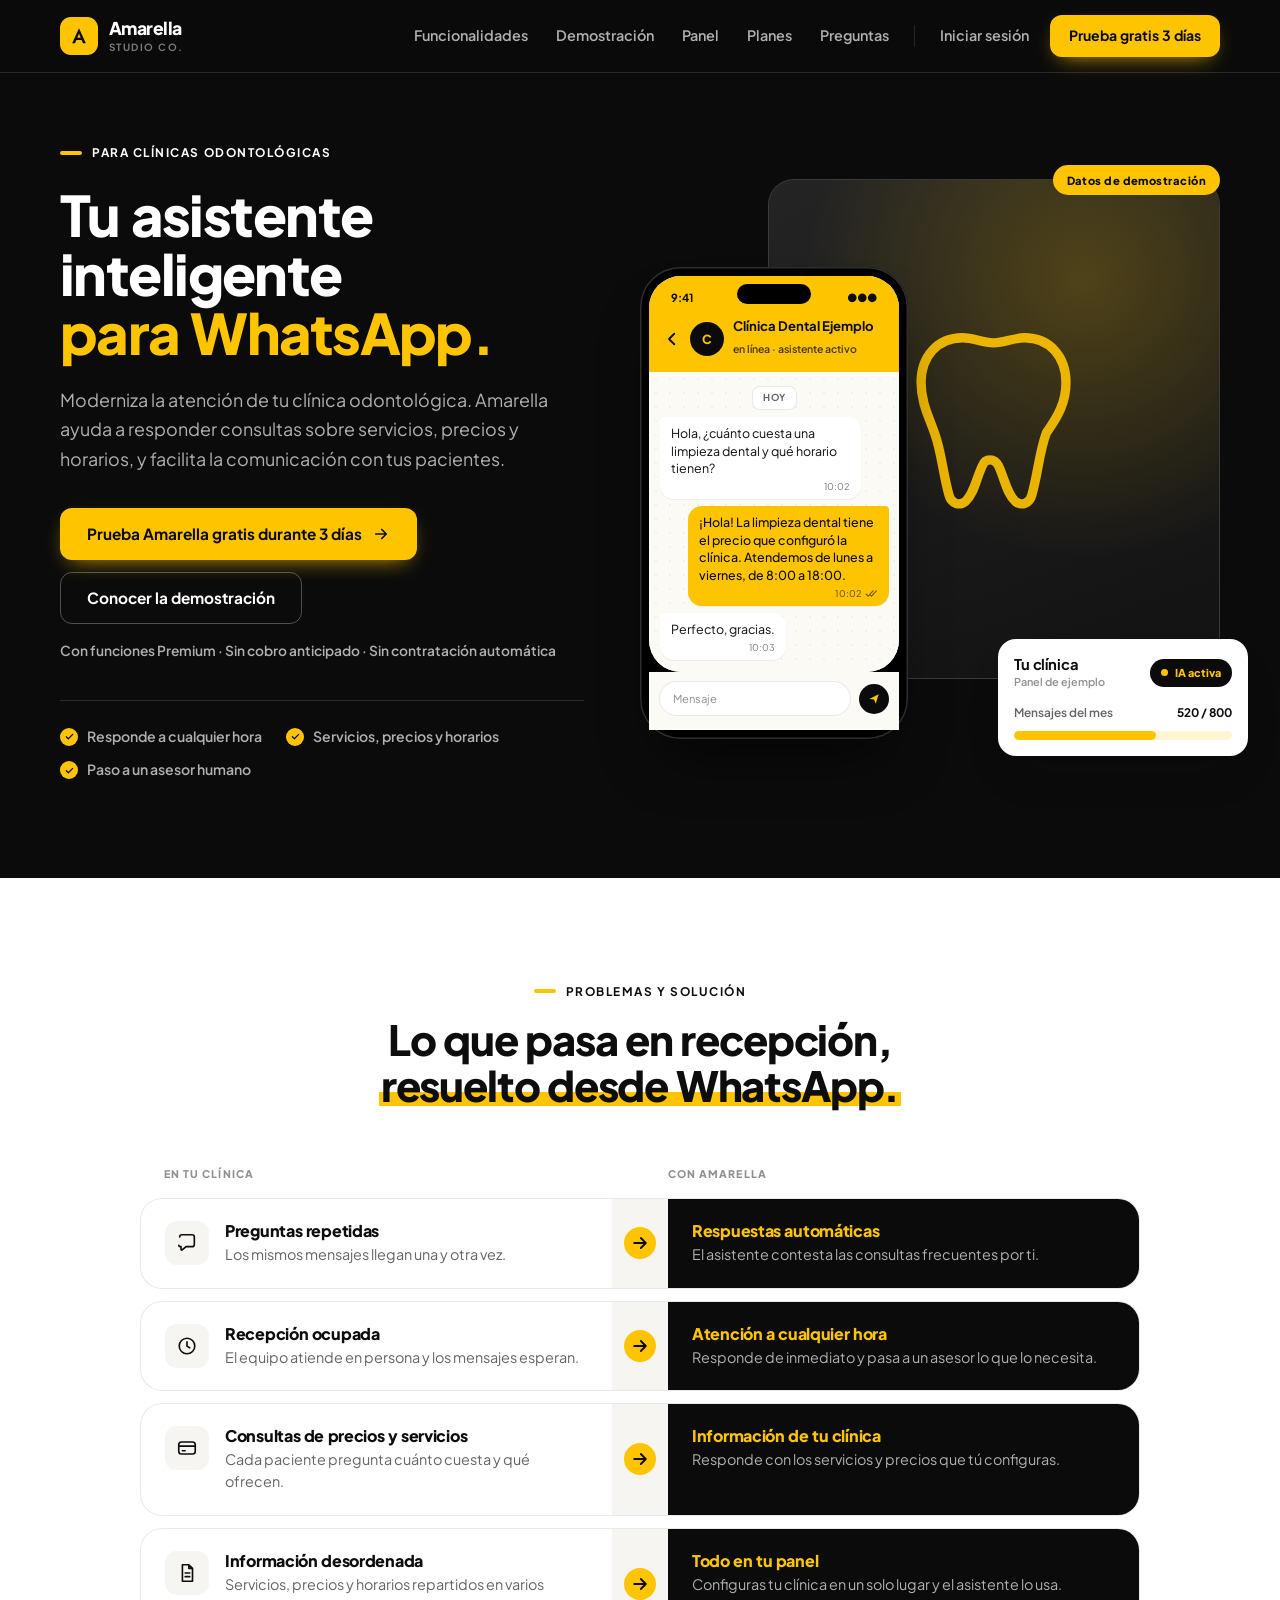
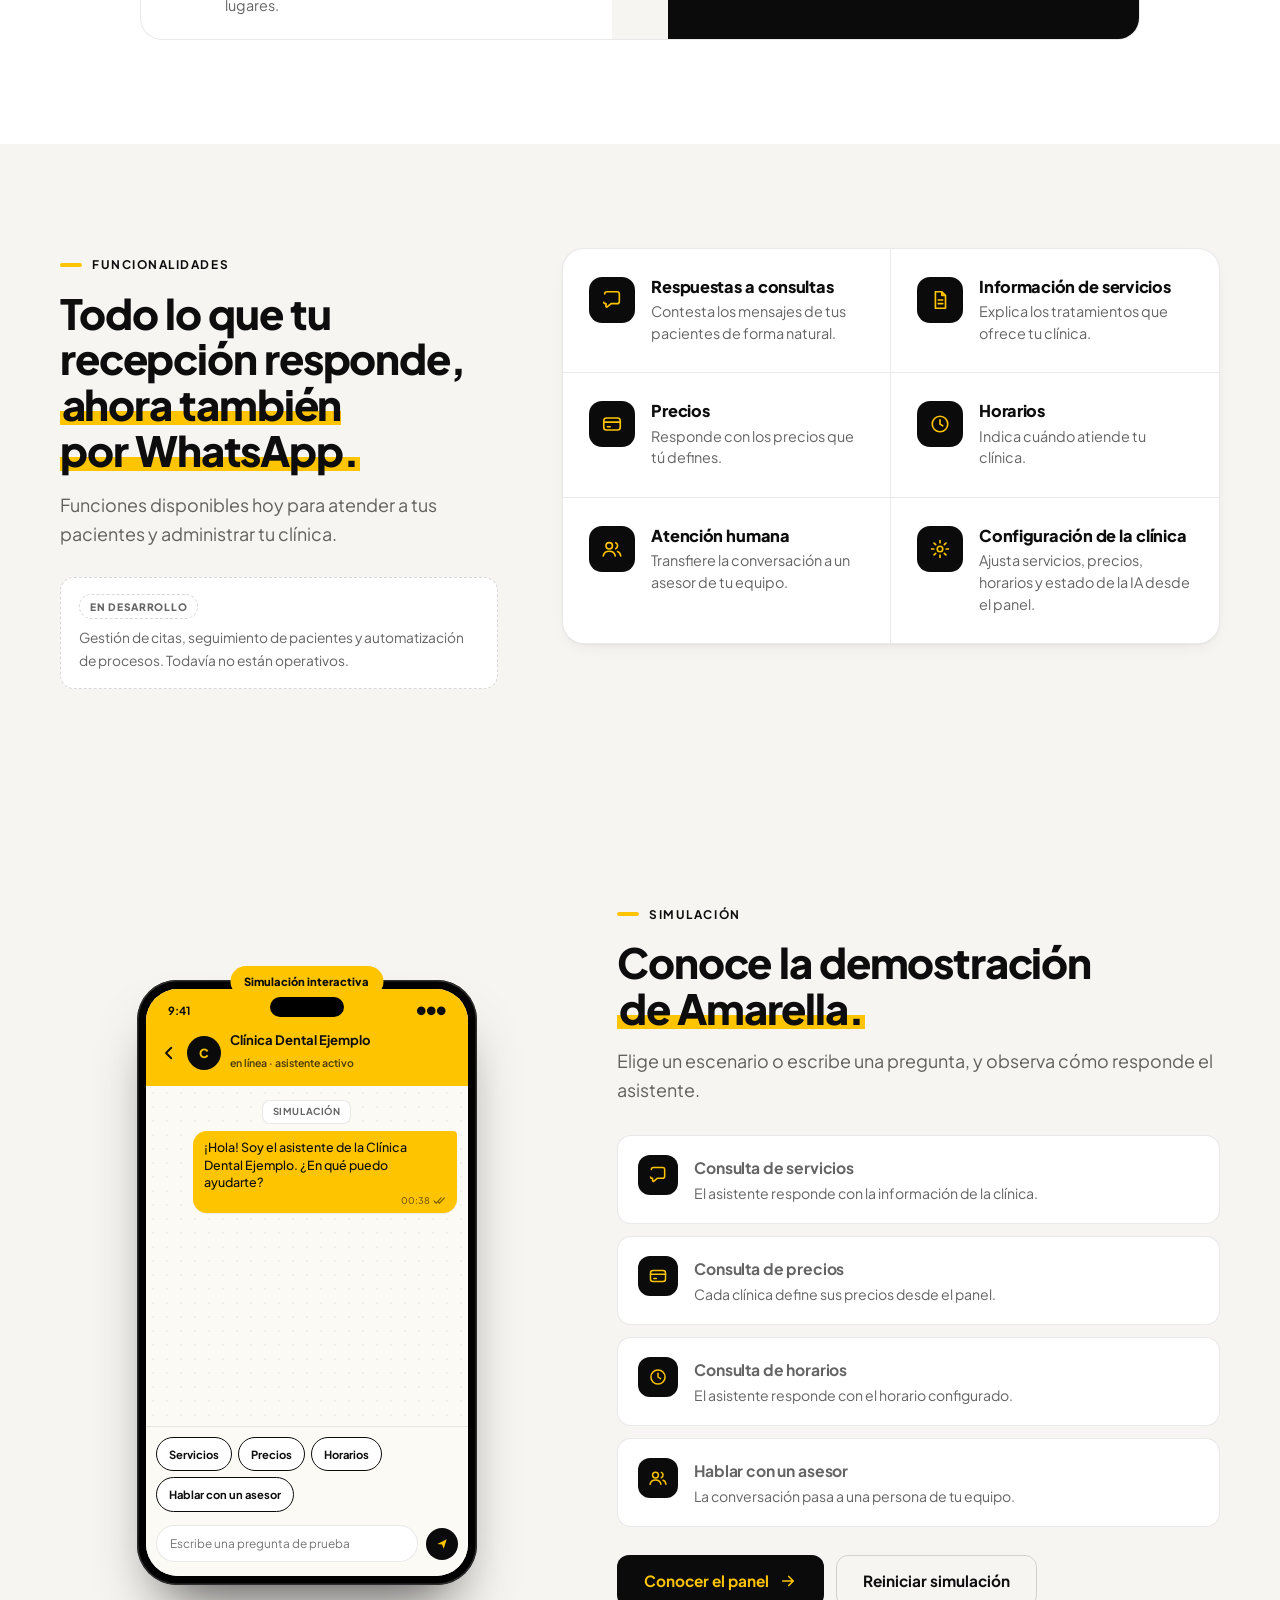
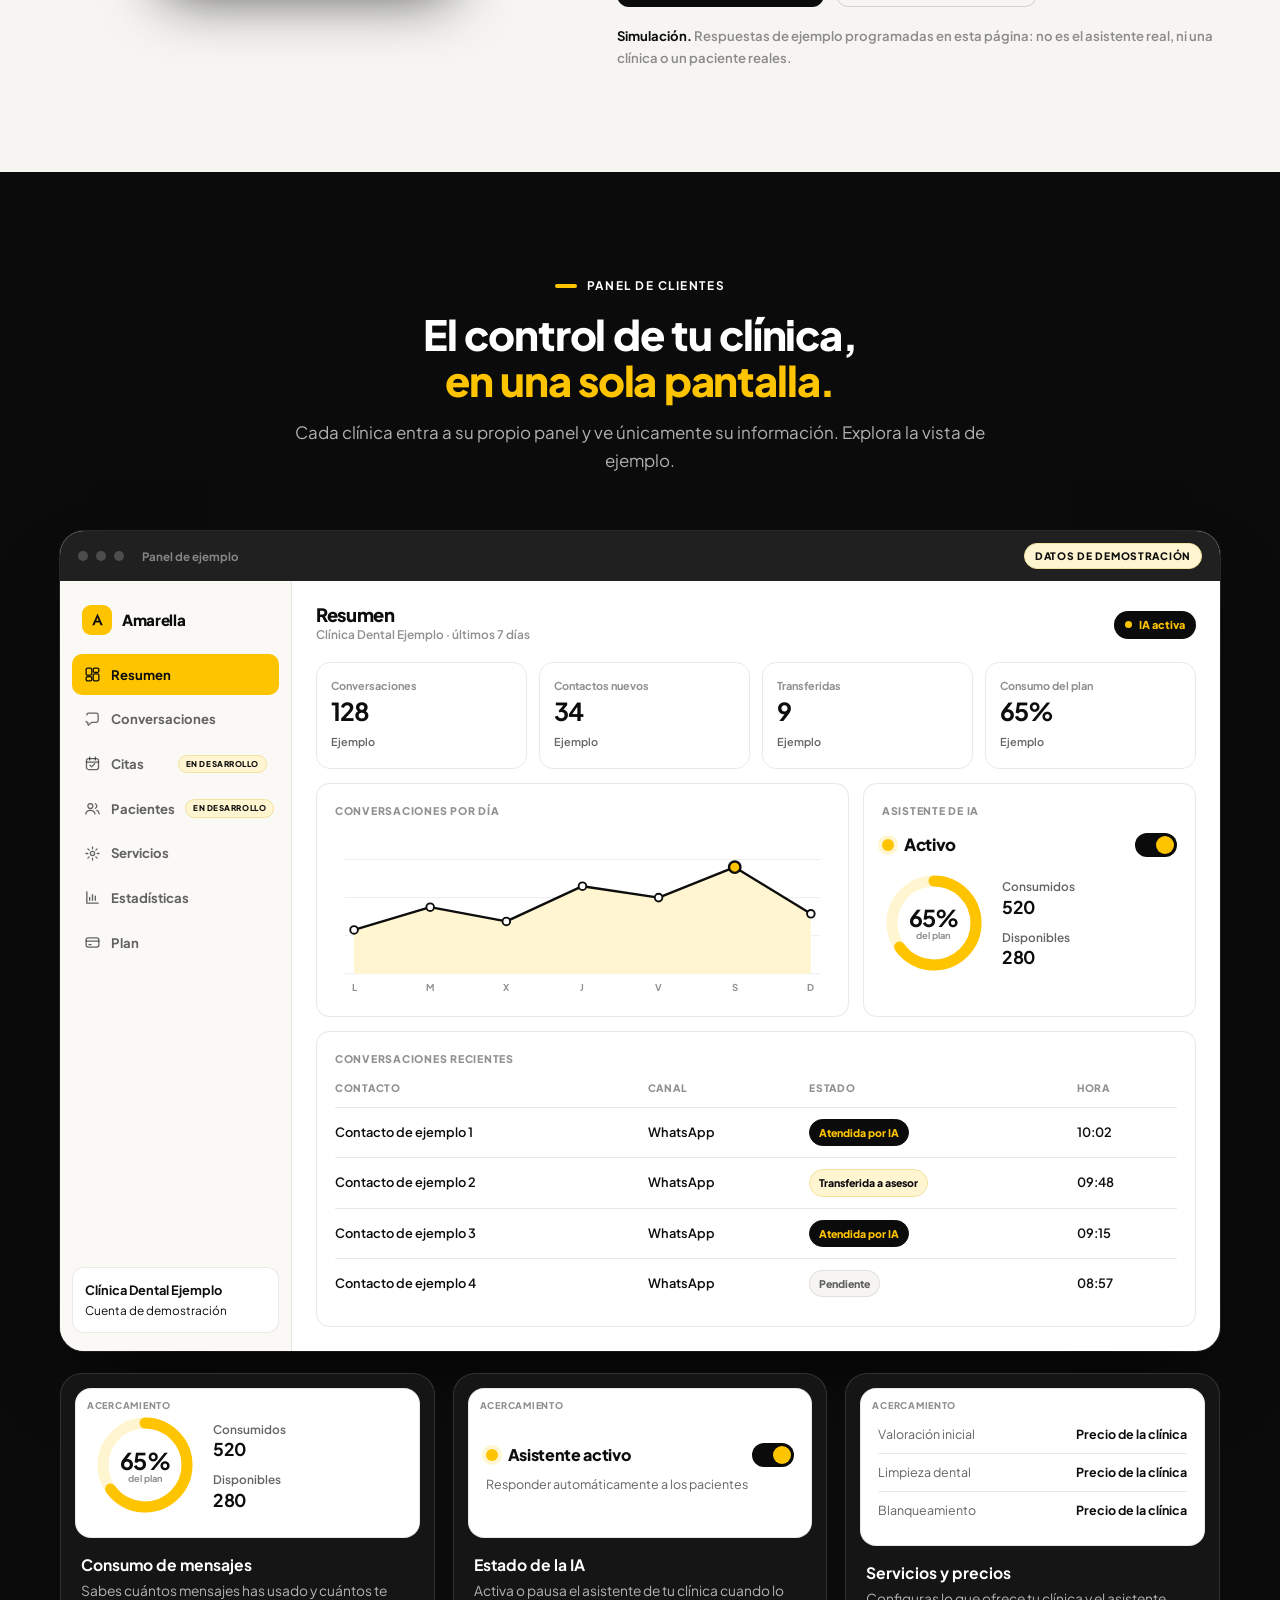
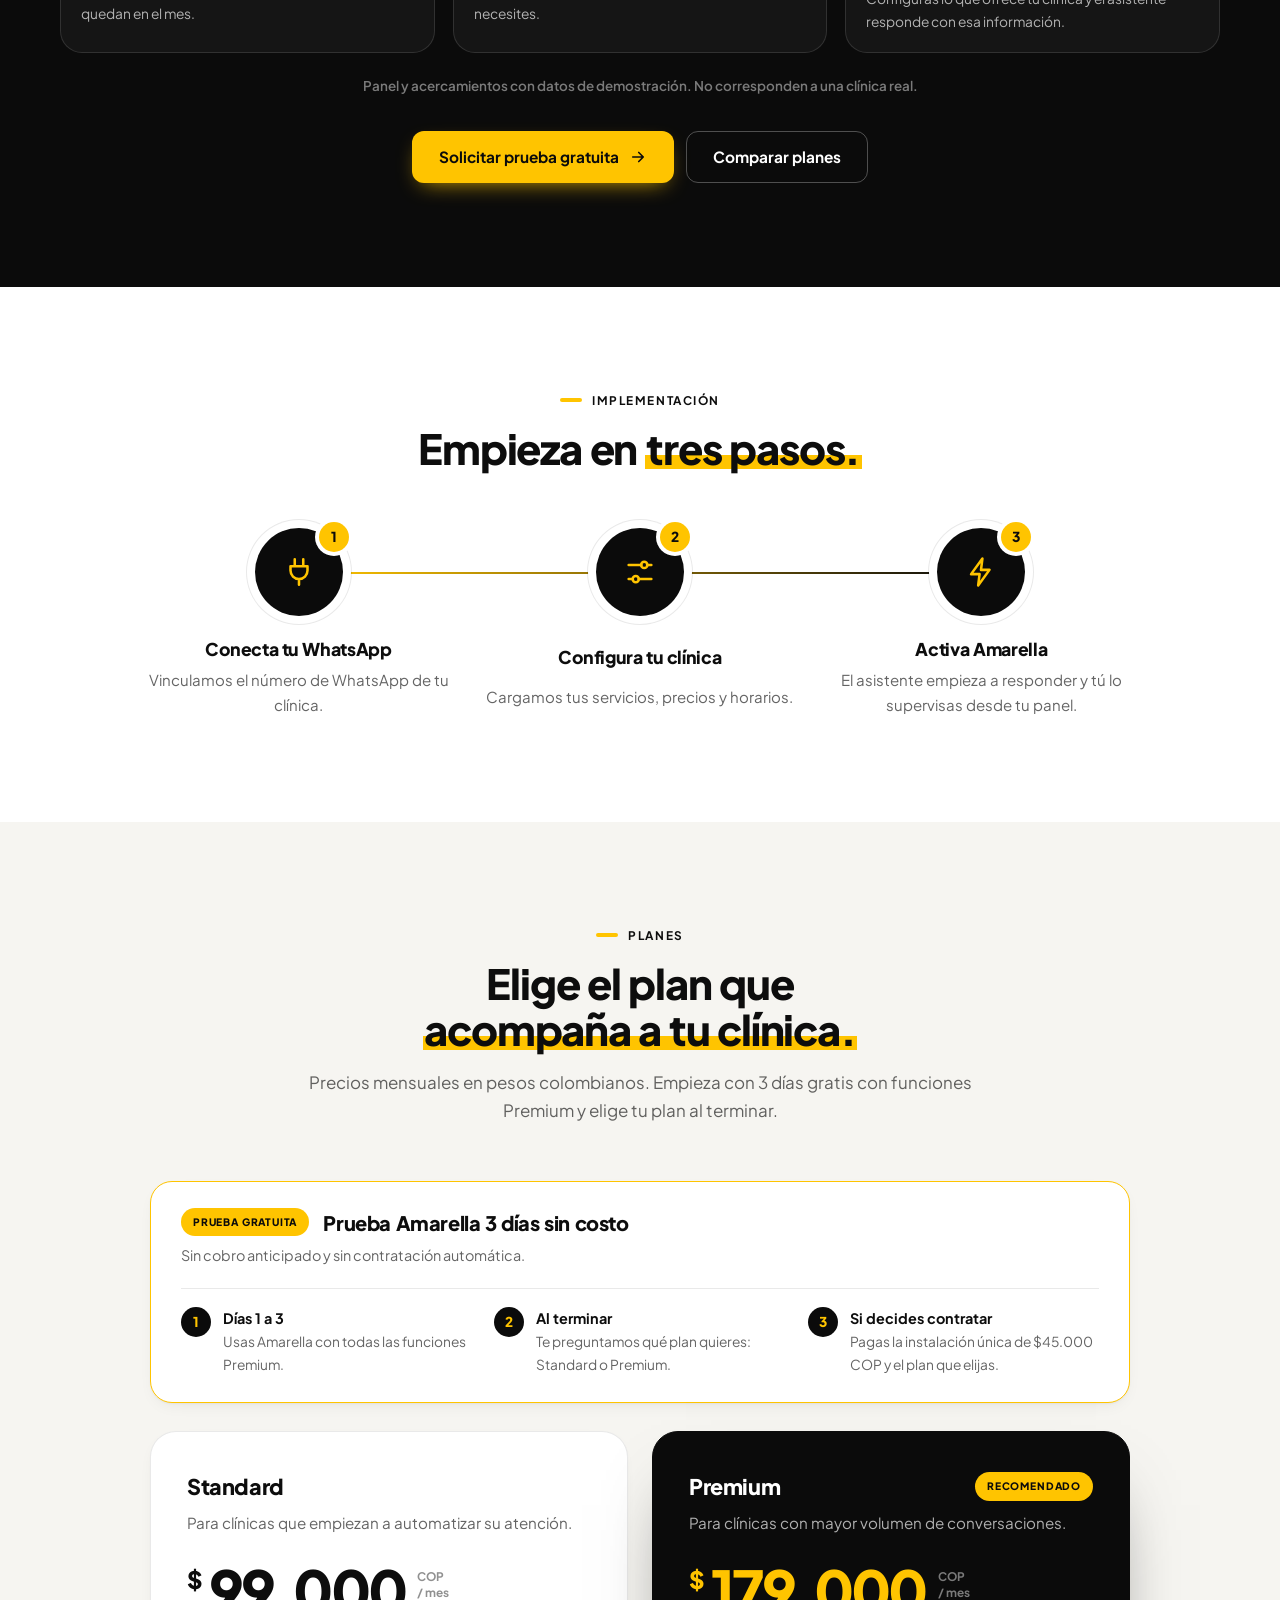
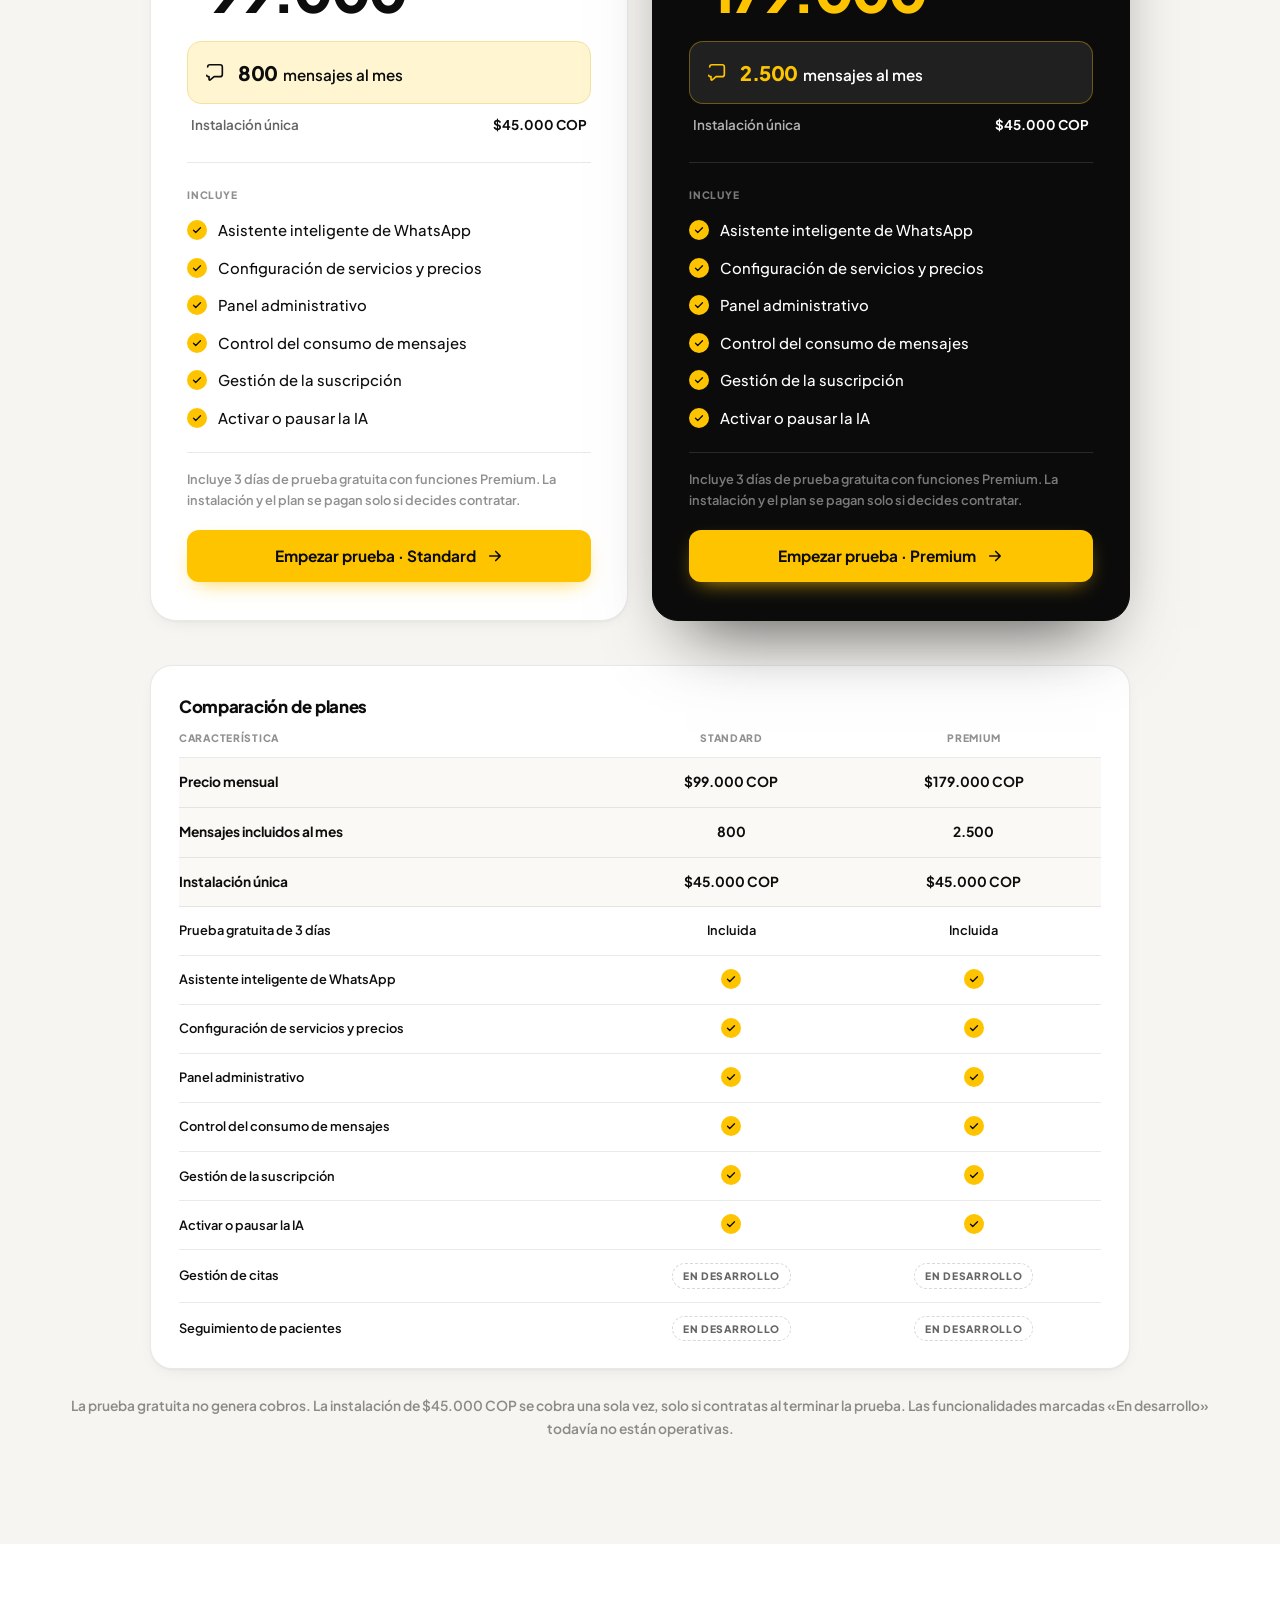
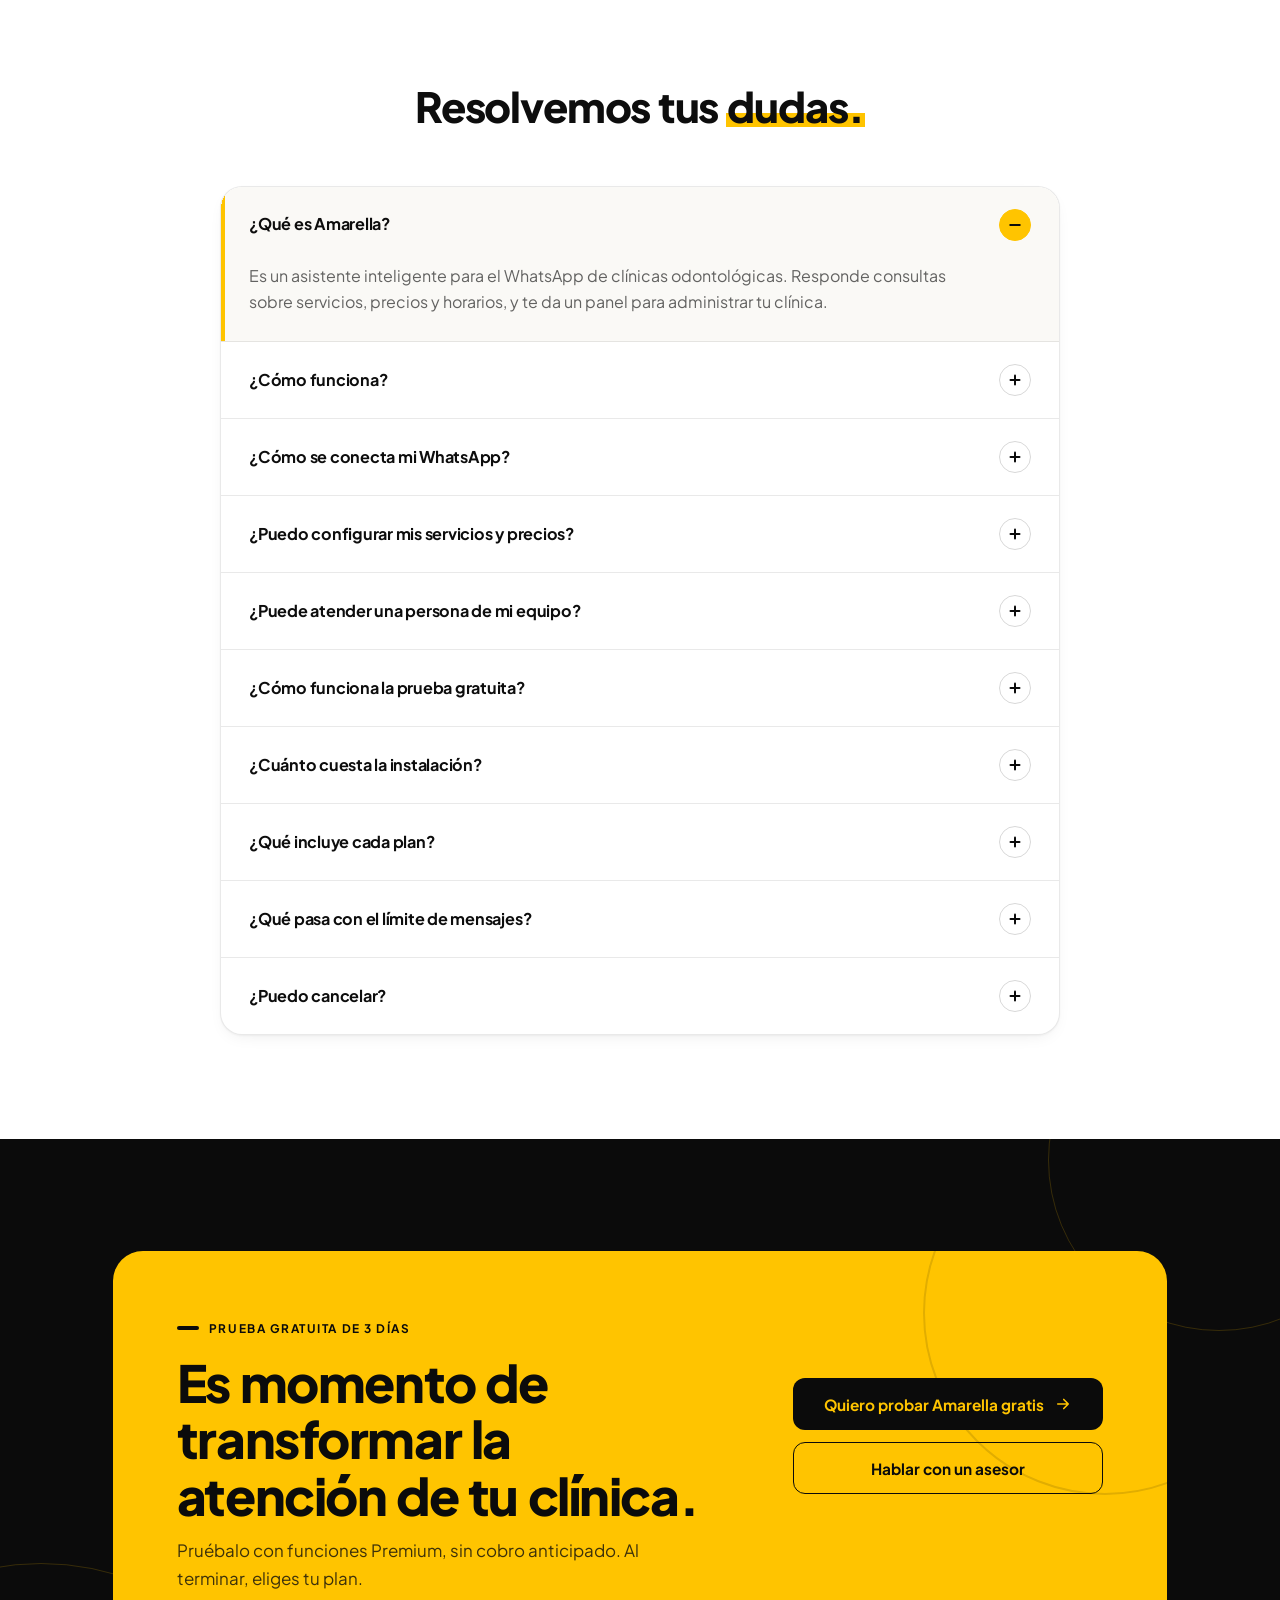
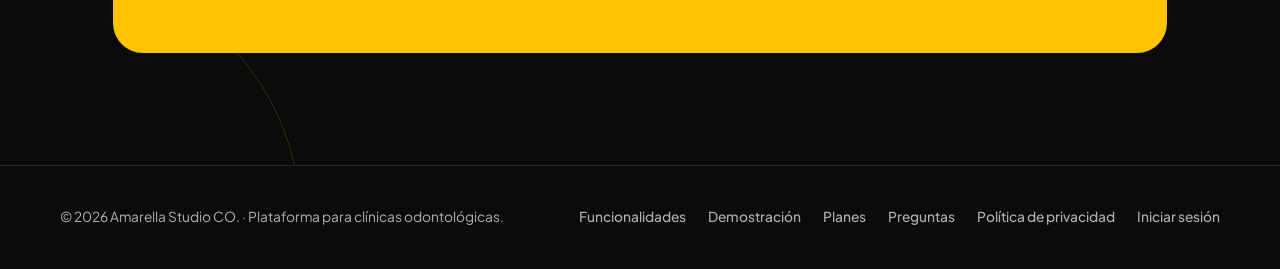
<file: web/premium/versions/r7-completa.html>
<!DOCTYPE html>
<html lang="es">
<head>
<meta charset="utf-8">
<meta name="viewport" content="width=device-width, initial-scale=1, viewport-fit=cover">
<title>Asistente de WhatsApp para clínicas odontológicas | Amarella</title>
<meta name="description" content="Asistente inteligente para el WhatsApp de tu clínica odontológica: responde sobre servicios, precios y horarios. Prueba 3 días gratis.">
<link rel="canonical" href="https://www.amarellastudio.com/">
<meta name="robots" content="index, follow">
<meta name="theme-color" content="#0B0B0B">
<link rel="icon" type="image/svg+xml" href="data:image/svg+xml,%3Csvg xmlns='http://www.w3.org/2000/svg' viewBox='0 0 32 32'%3E%3Crect width='32' height='32' rx='8' fill='%23FFC400'/%3E%3Cpath d='M16 6.5 8 25h3.4l1.6-3.9h6l1.6 3.9H24zM14.1 17.8 16 13l1.9 4.8z' fill='%230D0D0D' fill-rule='evenodd'/%3E%3C/svg%3E">
<meta property="og:type" content="website">
<meta property="og:locale" content="es_CO">
<meta property="og:site_name" content="Amarella Studio CO.">
<meta property="og:title" content="Tu asistente inteligente para WhatsApp | Amarella Studio CO.">
<meta property="og:description" content="Asistente inteligente para el WhatsApp de tu clínica odontológica: responde sobre servicios, precios y horarios. Prueba 3 días gratis.">
<meta property="og:url" content="https://www.amarellastudio.com/">
<meta property="og:image" content="https://www.amarellastudio.com/assets/og-amarella.png">
<meta property="og:image:width" content="1200">
<meta property="og:image:height" content="630">
<meta property="og:image:alt" content="Amarella Studio CO.: tu asistente inteligente para WhatsApp, para clínicas odontológicas">
<meta name="twitter:card" content="summary_large_image">
<meta name="twitter:title" content="Tu asistente inteligente para WhatsApp | Amarella Studio CO.">
<meta name="twitter:description" content="Asistente inteligente para el WhatsApp de tu clínica odontológica: responde sobre servicios, precios y horarios. Prueba 3 días gratis.">
<meta name="twitter:image" content="https://www.amarellastudio.com/assets/og-amarella.png">
<script type="application/ld+json">{"@context": "https://schema.org", "@type": "Organization", "name": "Amarella Studio CO.", "url": "https://www.amarellastudio.com/", "image": "https://www.amarellastudio.com/assets/og-amarella.png"}</script>
<script type="application/ld+json">{"@context": "https://schema.org", "@type": "SoftwareApplication", "name": "Amarella", "applicationCategory": "BusinessApplication", "operatingSystem": "Web", "description": "Asistente inteligente para el WhatsApp de tu clínica odontológica: responde sobre servicios, precios y horarios. Prueba 3 días gratis.", "url": "https://www.amarellastudio.com/", "offers": [{"@type": "Offer", "name": "Standard", "price": "99000", "priceCurrency": "COP", "description": "800 mensajes mensuales. Instalación única de $45.000 COP si contratas tras la prueba gratuita de 3 días."}, {"@type": "Offer", "name": "Premium", "price": "179000", "priceCurrency": "COP", "description": "2.500 mensajes mensuales. Instalación única de $45.000 COP si contratas tras la prueba gratuita de 3 días."}]}</script>
<script type="application/ld+json">{"@context": "https://schema.org", "@type": "FAQPage", "mainEntity": [{"@type": "Question", "name": "¿Qué es Amarella?", "acceptedAnswer": {"@type": "Answer", "text": "Es un asistente inteligente para el WhatsApp de clínicas odontológicas. Responde consultas sobre servicios, precios y horarios, y te da un panel para administrar tu clínica."}}, {"@type": "Question", "name": "¿Cómo funciona?", "acceptedAnswer": {"@type": "Answer", "text": "El asistente recibe los mensajes de tus pacientes y responde con la información que tu clínica configuró. Tú supervisas todo desde tu panel."}}, {"@type": "Question", "name": "¿Cómo se conecta mi WhatsApp?", "acceptedAnswer": {"@type": "Answer", "text": "Nos encargamos de la conexión durante la implementación. Al solicitar tu prueba te indicamos qué necesitamos de tu parte."}}, {"@type": "Question", "name": "¿Puedo configurar mis servicios y precios?", "acceptedAnswer": {"@type": "Answer", "text": "Sí. Desde tu panel defines los servicios, precios y horarios de tu clínica, y el asistente responde con esa información."}}, {"@type": "Question", "name": "¿Puede atender una persona de mi equipo?", "acceptedAnswer": {"@type": "Answer", "text": "Sí. Cuando un paciente lo pide o el caso lo requiere, la conversación se transfiere a un asesor de tu clínica. También puedes pausar la IA desde el panel."}}, {"@type": "Question", "name": "¿Cómo funciona la prueba gratuita?", "acceptedAnswer": {"@type": "Answer", "text": "Durante 3 días usas Amarella con las funciones Premium, sin cobro anticipado. Al terminar, eliges Standard o Premium. No hay contratación automática: si no eliges un plan, no se cobra nada."}}, {"@type": "Question", "name": "¿Cuánto cuesta la instalación?", "acceptedAnswer": {"@type": "Answer", "text": "La instalación cuesta $45.000 COP y se paga una sola vez, solo si decides contratar un plan al terminar la prueba."}}, {"@type": "Question", "name": "¿Qué incluye cada plan?", "acceptedAnswer": {"@type": "Answer", "text": "Standard cuesta $99.000 COP al mes con 800 mensajes mensuales. Premium cuesta $179.000 COP al mes con 2.500 mensajes mensuales. Los dos incluyen las mismas funciones; cambian el precio y los mensajes."}}, {"@type": "Question", "name": "¿Qué pasa con el límite de mensajes?", "acceptedAnswer": {"@type": "Answer", "text": "Cada plan incluye un número de mensajes al mes: 800 en Standard y 2.500 en Premium. En tu panel ves los mensajes consumidos y los disponibles."}}, {"@type": "Question", "name": "¿Puedo cancelar?", "acceptedAnswer": {"@type": "Answer", "text": "Durante la prueba no hay compromiso: si no eliges un plan al terminar, no se cobra nada. Las condiciones de cancelación de un plan contratado te las explicamos antes de contratar."}}]}</script>
<link rel="preconnect" href="https://fonts.googleapis.com">
<link rel="preconnect" href="https://fonts.gstatic.com" crossorigin>
<link href="https://fonts.googleapis.com/css2?family=Plus+Jakarta+Sans:wght@400;500;600;700;800&display=swap" rel="stylesheet">
<style>
/* Sistema: blanco y tonos claros (~50%), negro (~30%), amarillo de marca (~20%) */
:root{
  --y:#FFC400; --y-hover:#FFB800; --y-tint:#FFF6D1; --y-line:#F2E2A0;
  --k:#0B0B0B; --k2:#151515; --k3:#202020; --ink:#0D0D0D;
  --mute:rgba(13,13,13,.64); --soft:rgba(13,13,13,.46);
  --mute-d:rgba(255,255,255,.68); --soft-d:rgba(255,255,255,.46);
  --line:rgba(13,13,13,.09); --line-2:rgba(13,13,13,.16); --line-d:rgba(255,255,255,.12);
  --white:#fff; --paper:#F6F5F1; --off:#FAF9F6;
  --sh-1:0 1px 2px rgba(13,13,13,.04),0 6px 18px -8px rgba(13,13,13,.1);
  --sh-2:0 2px 4px rgba(13,13,13,.04),0 24px 48px -18px rgba(13,13,13,.22);
  --r:14px; --r-lg:22px;
  --font:"Plus Jakarta Sans","Manrope",system-ui,-apple-system,"Segoe UI",sans-serif;
  --ease:cubic-bezier(.22,.8,.3,1);
  color-scheme:light;
}
*{box-sizing:border-box}
[hidden]{display:none!important}
html{scroll-behavior:smooth;scroll-padding-top:80px}
body{margin:0;background:var(--white);color:var(--ink);font-family:var(--font);font-size:16px;line-height:1.65;-webkit-font-smoothing:antialiased;overflow-x:hidden}
img,svg{max-width:100%}
a{color:inherit;text-decoration:none}
button{font:inherit;color:inherit;cursor:pointer}
input,select,textarea{font:inherit}
:focus-visible{outline:3px solid var(--y);outline-offset:3px;border-radius:8px}
.light :focus-visible,.paper :focus-visible{outline-color:var(--k)}
.wrap{width:100%;max-width:1200px;margin:0 auto;padding-inline:max(20px,env(safe-area-inset-left,0px))}
section{padding-block:104px}
.dark{background:var(--k);color:var(--white)}
.paper{background:var(--paper)}
.white{background:var(--white)}

h1,h2,h3,h4{margin:0;font-weight:800;letter-spacing:-.028em;word-spacing:.04em;line-height:1.1;text-wrap:balance}
h1{font-size:clamp(2.2rem,4.5vw,3.5rem);line-height:1.06}
h2{font-size:clamp(1.8rem,3.5vw,2.6rem)}
h3{font-size:1.18rem;letter-spacing:-.018em;line-height:1.25}
p{margin:0}
.lead{font-size:clamp(1.02rem,1.4vw,1.14rem);color:var(--mute);max-width:52ch}
.dark .lead{color:var(--mute-d)}
.eyebrow{display:inline-flex;align-items:center;gap:10px;font-size:.74rem;font-weight:700;letter-spacing:.13em;text-transform:uppercase}
.eyebrow::before{content:"";width:22px;height:4px;border-radius:4px;background:var(--y)}
.hl{color:var(--y)}
.paper .hl,.white .hl{background:linear-gradient(transparent 64%,var(--y) 64% 90%,transparent 90%);color:inherit;padding-inline:.04em}
.sec-head{display:grid;gap:16px;max-width:720px;margin-bottom:56px}
.sec-head.center{margin-inline:auto;text-align:center;justify-items:center}
.sec-head p{color:var(--mute);font-size:1.06rem}
.dark .sec-head p{color:var(--mute-d)}

/* botones */
.btn{display:inline-flex;align-items:center;justify-content:center;gap:10px;min-height:52px;padding:0 26px;border-radius:12px;font-weight:700;font-size:.96rem;border:1.5px solid transparent;transition:transform .25s var(--ease),box-shadow .25s var(--ease),background .2s,color .2s,border-color .2s;white-space:nowrap}
.btn svg{width:18px;height:18px;flex:none;transition:transform .25s var(--ease)}
.btn:hover svg.go{transform:translateX(4px)}
.btn-y{background:var(--y);color:var(--k);box-shadow:0 8px 22px -10px rgba(255,196,0,.9)}
.btn-y:hover{background:var(--y-hover);transform:translateY(-2px);box-shadow:0 14px 28px -12px rgba(255,184,0,1)}
.btn-k{background:var(--k);color:var(--y)}
.btn-k:hover{transform:translateY(-2px);box-shadow:0 16px 28px -14px rgba(13,13,13,.6)}
.btn-o{background:transparent;border-color:var(--line-2);color:var(--ink)}
.btn-o:hover{border-color:var(--ink);transform:translateY(-2px)}
.dark .btn-o{border-color:rgba(255,255,255,.28);color:var(--white)}
.dark .btn-o:hover{border-color:var(--white);background:rgba(255,255,255,.06)}
.btn:active{transform:translateY(0)!important}
.btn-sm{min-height:42px;padding:0 18px;font-size:.88rem}
.btn[disabled]{opacity:.6;cursor:progress}

/* estados */
.st{display:inline-flex;align-items:center;gap:7px;font-size:.64rem;font-weight:800;letter-spacing:.07em;text-transform:uppercase;padding:5px 10px;border-radius:999px;white-space:nowrap;line-height:1.3}
.st-on{background:var(--k);color:var(--y)}
.st-on::before{content:"";width:6px;height:6px;border-radius:50%;background:var(--y)}
.st-dev{background:var(--white);color:var(--mute);border:1.5px dashed var(--line-2)}
.st-soon{background:var(--y-tint);color:var(--ink);border:1px solid var(--y-line)}
.st-cus{background:var(--white);color:var(--ink);border:1.5px solid var(--ink)}
.dark .st-on{background:var(--y);color:var(--k)}.dark .st-on::before{background:var(--k)}
.dark .st-dev{background:transparent;color:var(--mute-d);border-color:rgba(255,255,255,.3)}

/* nav */
.nav{position:fixed;top:0;left:0;right:0;z-index:60;background:rgba(11,11,11,.92);backdrop-filter:saturate(1.3) blur(14px);-webkit-backdrop-filter:saturate(1.3) blur(14px);border-bottom:1px solid var(--line-d);padding-top:env(safe-area-inset-top,0px);color:var(--white)}
.nav .wrap{display:flex;align-items:center;justify-content:space-between;gap:20px;height:72px}
.brand{display:flex;align-items:center;gap:11px;font-weight:800;letter-spacing:-.03em;font-size:1.1rem;line-height:1.1}
.mark{width:38px;height:38px;border-radius:11px;background:var(--y);display:grid;place-items:center;flex:none}
.mark svg{width:22px;height:22px}
.brand small{display:block;font-size:.62rem;font-weight:700;letter-spacing:.15em;color:var(--soft-d);text-transform:uppercase;margin-top:3px}
.menu{display:flex;align-items:center;gap:2px}
.menu a:not(.btn),.menu button.lnk{padding:10px 13px;border-radius:10px;font-size:.9rem;font-weight:600;color:var(--mute-d);background:none;border:0;transition:color .2s,background .2s}
.menu a:not(.btn):hover,.menu button.lnk:hover{color:var(--white);background:rgba(255,255,255,.07)}
.menu .sep{width:1px;height:22px;background:var(--line-d);margin:0 10px}
.menu .btn{margin-left:6px}
.burger{display:none;width:46px;height:46px;border:1.5px solid var(--line-d);border-radius:12px;background:transparent;place-items:center}
.burger span,.burger span::before,.burger span::after{display:block;width:18px;height:2px;background:var(--white);border-radius:2px;position:relative;transition:transform .3s var(--ease),background .2s}
.burger span::before,.burger span::after{content:"";position:absolute;left:0}
.burger span::before{top:-6px}.burger span::after{top:6px}
.burger[aria-expanded="true"] span{background:transparent}
.burger[aria-expanded="true"] span::before{transform:translateY(6px) rotate(45deg)}
.burger[aria-expanded="true"] span::after{transform:translateY(-6px) rotate(-45deg)}

/* hero */
.hero{padding-top:136px;padding-bottom:96px;position:relative;overflow:hidden}
.hero .wrap{position:relative;display:grid;grid-template-columns:minmax(0,.95fr) minmax(0,1.05fr);gap:56px;align-items:center}
.hero h1{margin:22px 0 22px}
.hero .lead{max-width:46ch}
.hero .actions{display:flex;flex-wrap:wrap;gap:12px;margin-top:34px}
.ticks{display:flex;flex-wrap:wrap;gap:10px 24px;margin-top:38px;padding-top:24px;border-top:1px solid var(--line-d);font-size:.88rem;font-weight:600;color:var(--mute-d)}
.ticks span{display:inline-flex;align-items:center;gap:9px}
.ticks i{width:18px;height:18px;border-radius:50%;background:var(--y);display:grid;place-items:center;flex:none;color:var(--k)}
.ticks i svg{width:11px;height:11px}
.stage{position:relative;min-height:560px}
.photo{position:absolute;right:0;top:0;width:78%;height:500px;border-radius:26px;overflow:hidden;background:var(--k3);border:1px solid var(--line-d)}
.photo img{position:absolute;inset:0;width:100%;height:100%;object-fit:cover;z-index:2}
.photo .fb{position:absolute;inset:0;display:grid;place-items:center;background:radial-gradient(circle at 70% 20%,rgba(255,196,0,.22),transparent 55%),linear-gradient(160deg,#242424,#121212)}
.photo .fb svg{width:46%;height:auto;color:var(--y);opacity:.9}
.photo .cap{position:absolute;z-index:3;left:16px;bottom:16px;font-size:.66rem;font-weight:700;letter-spacing:.08em;text-transform:uppercase;color:var(--white);background:rgba(0,0,0,.55);border:1px solid var(--line-d);border-radius:99px;padding:5px 11px}
.photo.has-img .cap{display:none}
.phone{position:absolute;left:0;bottom:0;width:48%;max-width:268px;animation:float 8s ease-in-out infinite;z-index:4}
.mini-dash{position:absolute;right:-8px;bottom:26px;width:46%;max-width:250px;background:var(--white);color:var(--ink);border-radius:18px;padding:16px;box-shadow:var(--sh-2);z-index:5}
.mini-dash .dh{margin-bottom:12px}
.demo-tag{position:absolute;z-index:6;right:0;top:-14px;background:var(--y);color:var(--k);border-radius:99px;padding:6px 14px;font-size:.7rem;font-weight:800;letter-spacing:.04em}

/* franja */

/* teléfono */
.phone-shell{background:#000;border-radius:40px;padding:9px;box-shadow:0 36px 60px -26px rgba(0,0,0,.7),inset 0 0 0 1.5px #2e2e2e;position:relative}
.phone-shell::before{content:"";position:absolute;top:17px;left:50%;transform:translateX(-50%);width:74px;height:20px;background:#000;border-radius:12px;z-index:3}
.wa{background:var(--white);border-radius:32px;overflow:hidden;display:flex;flex-direction:column;color:var(--ink)}
.wa-status{display:flex;justify-content:space-between;align-items:center;padding:12px 22px 6px;font-size:.7rem;font-weight:700;background:var(--y)}
.wa-top{display:flex;align-items:center;gap:9px;padding:6px 14px 12px;background:var(--y)}
.wa-top>svg{width:18px;height:18px;flex:none}
.wa-av{width:34px;height:34px;border-radius:50%;background:var(--k);color:var(--y);display:grid;place-items:center;font-weight:800;font-size:.78rem;flex:none}
.wa-top b{display:block;font-size:.82rem;line-height:1.2}
.wa-top small{font-size:.66rem;font-weight:600;opacity:.75}
.wa-body{padding:14px 11px 12px;display:flex;flex-direction:column;gap:7px;background-color:#FBFAF5;background-image:radial-gradient(rgba(13,13,13,.045) 1px,transparent 1.2px);background-size:14px 14px}
.bub{max-width:88%;padding:8px 11px 6px;border-radius:14px;font-size:.78rem;line-height:1.42;overflow-wrap:anywhere;box-shadow:0 1px 1px rgba(13,13,13,.06);animation:pop .35s var(--ease) both}
.bub.c{background:var(--white);border-top-left-radius:4px;align-self:flex-start}
.bub.a{background:var(--y);border-top-right-radius:4px;align-self:flex-end;font-weight:500}
.bub.h{background:var(--k);color:var(--white);border-top-right-radius:4px;align-self:flex-end;font-weight:500}
.bub time{display:flex;justify-content:flex-end;align-items:center;gap:3px;font-size:.58rem;opacity:.55;margin-top:2px}
.bub time svg{width:13px;height:13px}
.wa-chip{align-self:center;font-size:.6rem;font-weight:700;letter-spacing:.06em;text-transform:uppercase;color:var(--mute);background:var(--white);border:1px solid var(--line);border-radius:8px;padding:3px 10px}
.slots{display:flex;gap:5px;flex-wrap:wrap;margin-top:7px}
.slots span{padding:5px 10px;border-radius:8px;background:var(--white);border:1px solid rgba(13,13,13,.14);font-size:.72rem;font-weight:700}
.slots span.on{background:var(--k);color:var(--y);border-color:var(--k)}
.wa-input{display:flex;align-items:center;gap:8px;padding:9px 10px 14px;background:#FBFAF5}
.wa-input span{flex:1;background:var(--white);border:1px solid var(--line);border-radius:99px;padding:7px 13px;font-size:.7rem;color:var(--soft)}
.wa-input i{width:30px;height:30px;border-radius:50%;background:var(--k);display:grid;place-items:center;flex:none;color:var(--y)}
.wa-input i svg{width:14px;height:14px}
.typing{align-self:flex-start;background:var(--white);border-radius:14px;border-top-left-radius:4px;padding:10px 13px;display:flex;gap:4px;box-shadow:0 1px 1px rgba(13,13,13,.06)}
.typing i{width:6px;height:6px;border-radius:50%;background:var(--soft);animation:blink 1.2s infinite}
.typing i:nth-child(2){animation-delay:.15s}.typing i:nth-child(3){animation-delay:.3s}

/* panel mini */
.dh{display:flex;justify-content:space-between;align-items:center;gap:10px;margin-bottom:16px}
.dh b{font-size:.92rem;letter-spacing:-.01em;display:block;line-height:1.25}
.dh small{display:block;font-size:.68rem;color:var(--soft);font-weight:600}
.pill{display:inline-flex;align-items:center;gap:7px;padding:5px 11px;border-radius:999px;background:var(--k);color:var(--y);font-size:.68rem;font-weight:800;white-space:nowrap}
.pill::before{content:"";width:7px;height:7px;border-radius:50%;background:var(--y);animation:pulse 2.4s infinite}
.bar{height:9px;border-radius:99px;background:var(--y-tint);overflow:hidden}
.bar i{display:block;height:100%;width:65%;background:var(--y);border-radius:99px}
.l{display:flex;justify-content:space-between;gap:10px;font-size:.74rem;font-weight:600;color:var(--mute);margin-bottom:8px}
.l b{color:var(--ink)}

/* retos */

/* servicios */
.ico{width:52px;height:52px;border-radius:15px;background:var(--k);color:var(--y);display:grid;place-items:center;flex:none;transition:background .3s,color .3s}
.ico svg{width:25px;height:25px}

/* demo interactiva */
.dm{display:grid;grid-template-columns:minmax(0,.9fr) minmax(0,1.1fr);gap:64px;align-items:center}
.dm-phone{max-width:340px;margin:0 auto;width:100%;position:relative}
.dm-phone .wa-body{height:340px;overflow-y:auto;scroll-behavior:smooth;scrollbar-width:none}
.dm-phone .wa-body::-webkit-scrollbar{display:none}
.qr{display:flex;flex-wrap:wrap;gap:6px;padding:10px 10px 4px;background:#FBFAF5;border-top:1px solid var(--line)}
.qr button{border:1.5px solid var(--k);background:var(--white);border-radius:99px;padding:7px 12px;font-size:.7rem;font-weight:700;transition:background .2s,color .2s,transform .2s}
.qr button:hover{background:var(--k);color:var(--y);transform:translateY(-1px)}
.qr button[disabled]{opacity:.45;cursor:default;transform:none}
.dm-badge{position:absolute;z-index:6;left:50%;transform:translateX(-50%);top:-14px;background:var(--y);color:var(--k);border-radius:99px;padding:6px 14px;font-size:.7rem;font-weight:800;white-space:nowrap}
.dm-list{list-style:none;padding:0;margin:30px 0 0;display:grid;gap:12px}
.dm-list li{background:var(--white);border:1px solid var(--line);border-radius:var(--r);transition:border-color .3s,transform .3s var(--ease)}
.dm-list button{display:flex;gap:16px;align-items:flex-start;padding:18px 20px;width:100%;text-align:left;background:none;border:0;border-radius:var(--r)}
.dm-list li:hover{border-color:var(--k);transform:translateX(4px)}
.dm-list .ic{width:40px;height:40px;border-radius:12px;background:var(--k);color:var(--y);display:grid;place-items:center;flex:none}
.dm-list .ic svg{width:20px;height:20px}
.dm-list button:disabled{opacity:.55;cursor:default}
.dm-list b{display:block;font-size:.98rem;letter-spacing:-.01em}
.dm-list span{display:block;color:var(--mute);font-size:.88rem;margin-top:1px}
.dm .actions{display:flex;flex-wrap:wrap;gap:12px;margin-top:28px}
.note{font-size:.82rem;color:var(--soft);font-weight:600}

/* panel de clientes (app) */
.app{background:var(--white);color:var(--ink);border-radius:24px;overflow:hidden;box-shadow:0 40px 80px -30px rgba(0,0,0,.8),0 0 0 1px var(--line-d)}
.app-bar{display:flex;align-items:center;gap:8px;padding:12px 18px;background:var(--k3);color:var(--soft-d);font-size:.72rem;font-weight:700}
.app-bar i{width:10px;height:10px;border-radius:50%;background:rgba(255,255,255,.2)}
.app-bar em{font-style:normal;margin-left:10px}
.app-bar .st{margin-left:auto}
.app-body{display:grid;grid-template-columns:232px minmax(0,1fr);min-height:560px}
.side{background:var(--off);border-right:1px solid var(--line);padding:18px 12px;display:flex;flex-direction:column;gap:3px}
.side .sb{display:flex;align-items:center;gap:10px;padding:6px 10px 16px;font-weight:800;font-size:.95rem;letter-spacing:-.02em}
.side .sb .mark{width:30px;height:30px;border-radius:9px}.side .sb .mark svg{width:17px;height:17px}
.side button{display:flex;align-items:center;gap:10px;width:100%;text-align:left;padding:10px 12px;border:0;background:none;border-radius:10px;font-size:.82rem;font-weight:700;color:var(--mute);transition:background .2s,color .2s}
.side button svg{width:17px;height:17px;flex:none}
.side button:hover{background:var(--paper);color:var(--ink)}
.side button.on{background:var(--y);color:var(--k)}
.side button .st{margin-left:auto;font-size:.5rem;padding:3px 7px;background:var(--y-tint);border:1px solid var(--y-line);color:var(--ink)}
.side .acc{margin-top:auto;padding:12px;border:1px solid var(--line);border-radius:12px;background:var(--white);font-size:.74rem}
.side .acc b{display:block;font-size:.8rem}
.view{display:none;padding:24px;min-width:0;animation:pop .4s var(--ease)}
.view.on{display:block}
.vh{display:flex;justify-content:space-between;align-items:center;gap:12px;margin-bottom:18px;flex-wrap:wrap}
.vh h4{font-size:1.15rem;letter-spacing:-.02em}
.vh small{display:block;font-size:.74rem;color:var(--soft);font-weight:600}
.kpis{display:grid;grid-template-columns:repeat(4,1fr);gap:12px}
.kpi{border:1px solid var(--line);border-radius:14px;padding:14px;min-width:0}
.kpi small{display:block;font-size:.68rem;color:var(--soft);font-weight:700}
.kpi strong{display:block;font-size:1.55rem;letter-spacing:-.035em;line-height:1.2;margin-top:2px}
.kpi span{font-size:.68rem;color:var(--mute);font-weight:600}
.row{display:grid;gap:14px;margin-top:14px}
.r2{grid-template-columns:minmax(0,1.6fr) minmax(0,1fr)}
.box{border:1px solid var(--line);border-radius:14px;padding:18px;min-width:0;background:var(--white)}
.box>small,.box .bt{display:block;font-size:.66rem;font-weight:800;color:var(--soft);letter-spacing:.07em;text-transform:uppercase;margin-bottom:12px}
.chart{width:100%;height:auto;display:block}
.chart text{font-family:var(--font);font-size:10px;fill:rgba(13,13,13,.46);font-weight:700}
.gauge{display:flex;align-items:center;gap:16px}
.ring{position:relative;width:104px;height:104px;flex:none}
.ring svg{width:100%;height:100%;transform:rotate(-90deg)}
.ring .tr{fill:none;stroke:var(--y-tint);stroke-width:11}
.ring .pg{fill:none;stroke:var(--y);stroke-width:11;stroke-linecap:round;stroke-dasharray:172 264}
.ring div{position:absolute;inset:0;display:grid;place-content:center;text-align:center;line-height:1.1}
.ring strong{font-size:1.45rem;letter-spacing:-.04em}.ring small{font-size:.58rem;color:var(--soft);font-weight:700}
.gl{display:grid;gap:10px;font-size:.74rem;color:var(--mute);font-weight:600;min-width:0}
.gl b{display:block;font-size:1.1rem;color:var(--ink);letter-spacing:-.02em;line-height:1.2}
.ia{display:flex;align-items:center;gap:10px;font-size:1.05rem;font-weight:800;letter-spacing:-.02em;margin-bottom:12px}
.ia .dot{width:12px;height:12px;border-radius:50%;background:var(--y);box-shadow:0 0 0 4px var(--y-tint);animation:pulse 2.4s infinite;flex:none}
.sw{width:42px;height:24px;border-radius:99px;background:var(--k);position:relative;flex:none;margin-left:auto}
.sw::after{content:"";position:absolute;right:3px;top:3px;width:18px;height:18px;border-radius:50%;background:var(--y)}
.tw{overflow-x:auto}
table{width:100%;border-collapse:collapse;font-size:.8rem;min-width:420px}
th{text-align:left;font-size:.64rem;font-weight:800;letter-spacing:.07em;text-transform:uppercase;color:var(--soft);padding:0 12px 10px 0;border-bottom:1px solid var(--line);white-space:nowrap}
td{padding:11px 12px 11px 0;border-bottom:1px solid var(--line);font-weight:600;white-space:nowrap}
tr:last-child td{border-bottom:0}
.chip{display:inline-flex;align-items:center;gap:6px;font-size:.66rem;font-weight:800;padding:4px 9px;border-radius:99px;background:var(--y-tint);border:1px solid var(--y-line)}
.chip.k{background:var(--k);color:var(--y);border-color:var(--k)}
.chip.g{background:var(--paper);color:var(--mute);border-color:var(--line)}
.conv{display:grid;grid-template-columns:minmax(0,.9fr) minmax(0,1.1fr);gap:14px}
.cl{display:grid;gap:8px}
.cl div{display:flex;gap:10px;align-items:center;padding:10px;border:1px solid var(--line);border-radius:12px;font-size:.78rem}
.cl div.on{border-color:var(--k);background:var(--off)}
.cl .wa-av{width:30px;height:30px;font-size:.66rem}
.cl b{display:block;font-size:.8rem;line-height:1.2}.cl span{color:var(--soft);font-size:.7rem}
.cl .chip{margin-left:auto}
.thread{background:#FBFAF5;border:1px solid var(--line);border-radius:14px;padding:14px;display:flex;flex-direction:column;gap:7px}
.empty{display:grid;justify-items:center;text-align:center;gap:12px;padding:56px 20px;border:1.5px dashed var(--line-2);border-radius:16px}
.empty .ico{background:var(--paper);color:var(--k);border:1px solid var(--line)}
.empty p{max-width:36ch;color:var(--mute);font-size:.9rem}
.hbars{display:grid;gap:12px}
.hb{display:grid;grid-template-columns:110px 1fr 40px;gap:10px;align-items:center;font-size:.76rem;font-weight:700}
.hb .bar{height:12px}
.alerts{display:grid;gap:8px}
.alerts div{display:flex;justify-content:space-between;gap:10px;align-items:center;font-size:.8rem;font-weight:600;padding:11px 0;border-top:1px solid var(--line)}
.alerts div:first-child{border-top:0}
.dm-note{margin-top:22px;text-align:center;font-size:.84rem;color:var(--soft-d);font-weight:600}
#panel .actions{display:flex;flex-wrap:wrap;gap:12px;justify-content:center;margin-top:34px}

/* proceso */

/* confianza */

/* planes */
.plans{display:grid;grid-template-columns:repeat(2,minmax(0,1fr));gap:24px;align-items:stretch;max-width:980px;margin:0 auto}
.plan{background:var(--white);border:1px solid var(--line);border-radius:26px;padding:38px 36px;box-shadow:var(--sh-1);display:flex;flex-direction:column;position:relative;transition:transform .35s var(--ease),box-shadow .35s var(--ease)}
.plan:hover{transform:translateY(-5px);box-shadow:var(--sh-2)}
.plan-h{display:flex;justify-content:space-between;align-items:center;gap:10px;min-height:32px}
.plan h3{font-size:1.35rem}
.plan .desc{color:var(--mute);margin-top:8px;font-size:.95rem}
.incl{font-size:.64rem;font-weight:800;letter-spacing:.08em;text-transform:uppercase;color:var(--soft);padding-top:24px;margin-bottom:14px}
.plan ul{list-style:none;margin:0 0 30px;padding:0;display:grid;gap:13px;font-size:.93rem;font-weight:500}
.plan li{display:flex;gap:11px;align-items:flex-start}
.plan li svg{flex:none;width:20px;height:20px;padding:4px;border-radius:50%;background:var(--y);color:var(--k);margin-top:2px}
.plan li .st{margin-left:auto;font-size:.56rem;padding:3px 8px}
.plan .btn{margin-top:auto;width:100%}
.plan.prem{background:var(--k);color:var(--white);border-color:var(--k);box-shadow:0 40px 70px -34px rgba(0,0,0,.7)}
.plan.prem .incl{color:var(--soft-d)}
.plan.prem .st-dev{background:transparent;color:var(--mute-d);border-color:rgba(255,255,255,.3)}
.badge{background:var(--y);color:var(--k);font-size:.64rem;font-weight:800;letter-spacing:.08em;text-transform:uppercase;padding:6px 12px;border-radius:999px;white-space:nowrap}
.cmp{max-width:980px;margin:44px auto 0;background:var(--white);border:1px solid var(--line);border-radius:var(--r-lg);padding:8px 28px 14px;box-shadow:var(--sh-1)}
.cmp h3{padding:22px 0 8px;font-size:1.05rem}
.cmp table{min-width:520px}
.cmp th{padding-top:6px}
.cmp td:not(:first-child),.cmp th:not(:first-child){text-align:center}
.cmp td{padding:13px 12px 13px 0}
.cmp .y{display:inline-grid;place-items:center;width:20px;height:20px;border-radius:50%;background:var(--y);color:var(--k)}
.cmp .y svg{width:12px;height:12px}
.plans-note{margin-top:26px;text-align:center;color:var(--soft);font-size:.86rem;font-weight:600}

/* por qué */
/* gancho */
/* precios */
.pz{display:flex;align-items:flex-start;gap:6px;margin:26px 0 0;line-height:1}
.pz .cur{font-size:1.5rem;font-weight:800;margin-top:6px}
.pz .amt{font-size:clamp(2.8rem,5vw,3.6rem);font-weight:800;letter-spacing:-.045em}
.pz .per{font-size:.74rem;font-weight:700;color:var(--soft);margin:8px 0 0 6px;line-height:1.3}
.plan.prem .pz{color:var(--y)}.plan.prem .pz .per{color:var(--soft-d)}
.msgs{margin-top:22px;padding:14px 16px;border-radius:14px;background:var(--y-tint);border:1px solid var(--y-line);display:flex;align-items:center;gap:12px;font-size:.95rem;font-weight:600}
.msgs svg{width:22px;height:22px;flex:none}
.msgs b{font-size:1.25rem;font-weight:800;letter-spacing:-.02em;margin-right:2px}
.plan.prem .msgs{background:var(--k3);border-color:rgba(255,196,0,.35);color:var(--white)}
.plan.prem .msgs svg{color:var(--y)}.plan.prem .msgs b{color:var(--y)}
.cond{font-size:.8rem;color:var(--soft);font-weight:600;margin:0 0 18px;padding-top:16px;border-top:1px solid var(--line)}
.plan.prem .cond{color:var(--soft-d);border-color:var(--line-d)}
.plan .incl{border-top:1px solid var(--line);margin-top:26px}
.plan.prem .incl{border-color:var(--line-d)}
.plan ul{margin-bottom:22px}
.plan.prem .desc{color:var(--mute-d)}
.cmp tr.hlr td{background:var(--off);font-size:.86rem}
.cmp tr.hlr td:first-child{font-weight:700}
/* prueba gratuita */
.trial-note{margin-top:16px;font-size:.86rem;color:var(--mute-d);font-weight:600}
.trial-note b{color:var(--y)}
.trial{max-width:980px;margin:0 auto 28px;background:var(--white);border:1.5px solid var(--y);border-radius:var(--r-lg);padding:26px 30px;display:grid;grid-template-columns:minmax(0,1fr);gap:20px;box-shadow:var(--sh-1)}
.trial-h{display:flex;flex-wrap:wrap;align-items:center;gap:8px 14px}
.trial-h h3{font-size:1.25rem;margin:0}
.trial-h p{flex-basis:100%}
.trial-h p{color:var(--mute);font-size:.9rem}
.trial-s{list-style:none;margin:0;padding:18px 0 0;border-top:1px solid var(--line);display:grid;grid-template-columns:repeat(3,minmax(0,1fr));gap:22px}
.trial-s li{display:flex;gap:12px;align-items:flex-start;font-size:.86rem;color:var(--mute);min-width:0}
.trial-s li>span{width:30px;height:30px;border-radius:50%;background:var(--k);color:var(--y);display:grid;place-items:center;font-weight:800;font-size:.85rem;flex:none}
.trial-s b{display:block;color:var(--ink);font-size:.9rem}
.inst{margin-top:10px;display:flex;justify-content:space-between;gap:12px;font-size:.84rem;font-weight:600;color:var(--mute);padding:0 4px}
.inst b{color:var(--ink)}
.plan.prem .inst{color:var(--mute-d)}.plan.prem .inst b{color:var(--white)}
.note.sim b{color:var(--ink)}
/* acercamientos del panel */
.shot{margin:0 0 24px;border-radius:24px;overflow:hidden;box-shadow:0 40px 80px -30px rgba(0,0,0,.8)}
.shot img{display:block;width:100%;height:auto}
.shot figcaption{padding:10px 16px;font-size:.78rem;color:var(--soft-d);background:var(--k3)}
.zooms{display:grid;grid-template-columns:repeat(3,minmax(0,1fr));gap:18px;margin-top:22px}
.zm{margin:0;background:var(--k2);border:1px solid var(--line-d);border-radius:var(--r-lg);padding:14px;min-width:0}
.zm-v{background:var(--white);color:var(--ink);border-radius:16px;padding:22px 18px 18px;position:relative;min-height:150px;display:grid;align-content:center;box-shadow:inset 0 0 0 1px var(--line)}
.zm-t{position:absolute;left:12px;top:10px;font-size:.58rem;font-weight:800;letter-spacing:.08em;text-transform:uppercase;color:var(--soft)}
.zm .ia{margin:6px 0 6px;font-size:1rem}
.zm-s{font-size:.78rem;color:var(--mute)}
.zrows{display:grid;margin-top:6px}
.zrows div{display:flex;justify-content:space-between;gap:10px;font-size:.78rem;padding:8px 0;border-top:1px solid var(--line)}
.zrows div:first-child{border-top:0}.zrows span{color:var(--mute)}
.zm figcaption{padding:14px 6px 4px;font-size:.86rem;color:var(--mute-d)}
.zm figcaption b{display:block;color:var(--white);font-size:.98rem;margin-bottom:2px}
/* accesibilidad */
.skip{position:fixed;left:16px;top:-60px;z-index:100;background:var(--y);color:var(--k);font-weight:800;padding:10px 16px;border-radius:10px;transition:top .2s}
.skip:focus{top:12px}
.sr{position:absolute;width:1px;height:1px;overflow:hidden;clip:rect(0 0 0 0);white-space:nowrap}
/* problemas y solución */
.ps{max-width:1000px;margin:0 auto;display:grid;gap:12px}
.ps-h{display:grid;grid-template-columns:minmax(0,1fr) 56px minmax(0,1fr);font-size:.66rem;font-weight:800;letter-spacing:.1em;text-transform:uppercase;color:var(--soft);padding:0 24px 4px}
.ps-r{display:grid;grid-template-columns:minmax(0,1fr) 56px minmax(0,1fr);align-items:stretch;border:1px solid var(--line);border-radius:var(--r-lg);overflow:hidden;background:var(--white);transition:border-color .3s,box-shadow .3s}
.ps-r:hover{border-color:var(--k);box-shadow:var(--sh-1)}
.ps-p{display:flex;gap:16px;align-items:flex-start;padding:22px 24px}
.ps-p .ic{width:44px;height:44px;border-radius:12px;background:var(--paper);display:grid;place-items:center;flex:none}
.ps-p .ic svg{width:22px;height:22px}
.ps h3{font-size:1rem;margin-bottom:3px}
.ps p{font-size:.9rem;color:var(--mute);line-height:1.5}
.ps-a{display:grid;place-items:center;background:var(--paper)}
.ps-a svg{width:20px;height:20px;padding:6px;box-sizing:content-box;border-radius:50%;background:var(--y);color:var(--k)}
.ps-s{padding:22px 24px;background:var(--k);color:var(--white)}
.ps-s h3{color:var(--y)}.ps-s p{color:var(--mute-d)}
/* funcionalidades */
.fx{display:grid;grid-template-columns:minmax(0,.8fr) minmax(0,1.2fr);gap:64px;align-items:start}
.fx-l h2{margin:16px 0 16px}
.fx-l{position:sticky;top:110px}
.dev{margin-top:28px;padding:16px 18px;border:1.5px dashed var(--line-2);border-radius:var(--r);display:grid;gap:8px;background:var(--white)}
.dev .st{justify-self:start}.dev p{font-size:.86rem;color:var(--mute)}
.fx-g{list-style:none;margin:0;padding:0;display:grid;grid-template-columns:repeat(2,minmax(0,1fr));background:var(--white);border:1px solid var(--line);border-radius:var(--r-lg);overflow:hidden;box-shadow:var(--sh-1)}
.fx-g li{display:flex;gap:16px;align-items:flex-start;padding:28px 26px;border-bottom:1px solid var(--line);transition:background .3s}
.fx-g li:nth-child(odd){border-right:1px solid var(--line)}
.fx-g li:nth-last-child(-n+2){border-bottom:0}
.fx-g li:hover{background:var(--y-tint)}
.fx-g .ic{width:46px;height:46px;border-radius:13px;background:var(--k);color:var(--y);display:grid;place-items:center;flex:none;transition:background .3s,color .3s}
.fx-g li:hover .ic{background:var(--y);color:var(--k)}
.fx-g .ic svg{width:22px;height:22px}
.fx-g h3{font-size:1.02rem;margin-bottom:4px}
.fx-g p{font-size:.9rem;color:var(--mute);line-height:1.5}
/* demo: entrada */
.wa-form input{flex:1;min-width:0;background:var(--white);border:1px solid var(--line);border-radius:99px;padding:8px 13px;font-size:.74rem;color:var(--ink)}
.wa-form input:focus{outline:none;border-color:var(--k);box-shadow:0 0 0 3px var(--y-tint)}
.wa-form input:disabled{opacity:.6}
.wa-form button{width:32px;height:32px;border-radius:50%;background:var(--k);color:var(--y);border:0;display:grid;place-items:center;flex:none}
.wa-form button svg{width:14px;height:14px}
/* implementación */
.flow{list-style:none;margin:0 auto;padding:0;max-width:1000px;display:grid;grid-template-columns:repeat(3,minmax(0,1fr));gap:24px;position:relative}
.flow::before{content:"";position:absolute;top:44px;left:calc(100%/6);right:calc(100%/6);height:2px;background:linear-gradient(90deg,var(--y),var(--k));z-index:0}
.fl-i{text-align:center;display:grid;justify-items:center;gap:8px;position:relative;z-index:1;min-width:0}
.fl-n{position:relative;margin-bottom:14px}
.fl-c{width:88px;height:88px;border-radius:50%;background:var(--k);color:var(--y);display:grid;place-items:center;box-shadow:0 0 0 8px var(--white),0 0 0 9px var(--line);transition:transform .35s var(--ease)}
.fl-i:hover .fl-c{transform:translateY(-4px)}
.fl-c svg{width:34px;height:34px}
.fl-k{position:absolute;right:-6px;top:-6px;width:30px;height:30px;border-radius:50%;background:var(--y);color:var(--k);font-weight:800;font-size:.86rem;display:grid;place-items:center;box-shadow:0 0 0 4px var(--white)}
.fl-i h3{font-size:1.1rem}
.fl-i p{color:var(--mute);font-size:.94rem;max-width:30ch}
/* cierre */
.close{background:var(--y);color:var(--k);border-radius:30px;padding:60px 64px;display:grid;grid-template-columns:minmax(0,1.3fr) minmax(0,.7fr);gap:40px;align-items:center;position:relative;overflow:hidden;text-align:left}
.close::after{content:"";position:absolute;right:-120px;top:-120px;width:360px;height:360px;border-radius:50%;border:2px solid rgba(13,13,13,.12)}
.close .eyebrow::before{background:var(--k)}
.close h2{font-size:clamp(2rem,4.2vw,3.1rem);margin:16px 0 14px;max-width:16ch;color:var(--k)}
.contact .close p{color:rgba(13,13,13,.8);font-size:1.06rem;max-width:44ch}
.contact .close h2{max-width:16ch}
.close-a{display:grid;gap:12px;position:relative;z-index:1}
.close-a .btn{width:100%}
.close .btn-o{border-color:var(--k);color:var(--k)}
.close .btn-o:hover{background:var(--k);color:var(--y)}
.close .chan{color:rgba(13,13,13,.7);text-align:center}
.contact .wrap{display:block}
/* botón flotante y autorización de datos */
.wa-fab{position:fixed;z-index:55;right:calc(18px + env(safe-area-inset-right,0px));bottom:calc(18px + env(safe-area-inset-bottom,0px));width:58px;height:58px;border-radius:50%;background:var(--y);color:var(--k);display:grid;place-items:center;box-shadow:0 14px 30px -10px rgba(0,0,0,.5);transition:transform .25s var(--ease)}
.wa-fab:hover{transform:translateY(-3px) scale(1.04)}
.wa-fab svg{width:30px;height:30px}
.ck{display:flex;gap:10px;align-items:flex-start;font-size:.82rem;font-weight:500;color:var(--mute);cursor:pointer}
.fl .ck input{width:18px;height:18px;min-height:0;margin:2px 0 0;padding:0;border:0;border-radius:4px;box-shadow:none;accent-color:var(--k);flex:none}
.ck a{color:var(--ink);text-decoration:underline}
.fl.fc.bad .ck{color:#B3261E}
/* faq */
.faq{max-width:840px;margin:0 auto;background:var(--white);border:1px solid var(--line);border-radius:22px;box-shadow:var(--sh-1);overflow:hidden}
.qa{border-bottom:1px solid var(--line);position:relative;transition:background .3s}
.qa:last-child{border-bottom:0}
.qa::before{content:"";position:absolute;left:0;top:0;bottom:0;width:4px;background:var(--y);transform:scaleY(0);transform-origin:top;transition:transform .4s var(--ease)}
.qa.open{background:var(--off)}.qa.open::before{transform:scaleY(1)}
.qa button{width:100%;display:flex;justify-content:space-between;align-items:center;gap:20px;background:none;border:0;text-align:left;padding:22px 28px;font-weight:700;font-size:1.01rem;letter-spacing:-.015em;min-height:66px}
.qa:not(.open) button:hover{background:var(--y-tint)}
.qa .pm{width:32px;height:32px;border-radius:50%;border:1.5px solid var(--line-2);flex:none;position:relative;transition:background .25s,border-color .25s,transform .4s var(--ease)}
.qa .pm::before,.qa .pm::after{content:"";position:absolute;left:50%;top:50%;width:11px;height:2px;background:var(--k);transform:translate(-50%,-50%);border-radius:2px;transition:transform .4s var(--ease)}
.qa .pm::after{transform:translate(-50%,-50%) rotate(90deg)}
.qa.open .pm{background:var(--y);border-color:var(--y);transform:rotate(180deg)}
.qa.open .pm::after{transform:translate(-50%,-50%) rotate(0)}
.qa .body{display:grid;grid-template-rows:0fr;opacity:0;transition:grid-template-rows .45s var(--ease),opacity .35s}
.qa.open .body{grid-template-rows:1fr;opacity:1}
.qa .body>div{overflow:hidden}
.qa .body p{padding:0 28px 26px;color:var(--mute);max-width:64ch}

/* contacto */
.contact{padding-block:112px;position:relative;overflow:hidden}
.contact::before,.contact::after{content:"";position:absolute;border-radius:50%;border:1.5px solid rgba(255,196,0,.18)}
.contact::before{width:520px;height:520px;left:-220px;bottom:-320px}
.contact::after{width:340px;height:340px;right:-110px;top:-150px}
.contact .wrap{position:relative;z-index:1;text-align:center;display:grid;justify-items:center;gap:22px}
.contact h2{max-width:20ch;font-size:clamp(2rem,4.4vw,3.2rem)}
.contact p{max-width:50ch;font-size:1.1rem;color:var(--mute-d)}
.contact .actions{display:flex;flex-wrap:wrap;gap:12px;justify-content:center;margin-top:8px}
.chan{font-size:.86rem;color:var(--soft-d);font-weight:600;min-height:1.4em}

footer{background:var(--k);color:var(--mute-d);border-top:1px solid var(--line-d);padding-block:40px}
footer .wrap{display:flex;flex-wrap:wrap;justify-content:space-between;align-items:center;gap:18px;font-size:.86rem}
footer nav{display:flex;flex-wrap:wrap;gap:6px 22px;align-items:center}
footer nav a,footer nav button{background:none;border:0;padding:0;color:inherit;font-weight:500}
footer nav a:hover,footer nav button:hover{color:var(--white)}

/* diálogos */
dialog{border:0;padding:0;border-radius:24px;max-width:min(560px,calc(100vw - 32px));width:100%;box-shadow:0 40px 90px -20px rgba(0,0,0,.6);color:var(--ink);background:var(--white);max-height:calc(100vh - 32px);overflow:auto}
dialog::backdrop{background:rgba(11,11,11,.66);backdrop-filter:blur(3px)}
.dlg{padding:34px 34px 30px;position:relative}
.dlg h3{font-size:1.45rem;margin:12px 0 6px;padding-right:40px}
.dlg>p{color:var(--mute);font-size:.94rem}
.x{position:absolute;right:18px;top:18px;width:40px;height:40px;border-radius:50%;border:1.5px solid var(--line-2);background:var(--white);display:grid;place-items:center}
.x:hover{border-color:var(--k)}.x svg{width:16px;height:16px}
.fg{display:grid;gap:16px;margin-top:22px}
.fr{display:grid;grid-template-columns:1fr 1fr;gap:16px}
.fl{display:grid;gap:6px;min-width:0}
.fl label{font-size:.78rem;font-weight:700}
.fl input,.fl select{height:50px;border:1.5px solid var(--line-2);border-radius:12px;padding:0 14px;background:var(--white);color:var(--ink);width:100%;transition:border-color .2s,box-shadow .2s}
.fl input:hover,.fl select:hover{border-color:var(--soft)}
.fl input:focus,.fl select:focus{outline:none;border-color:var(--k);box-shadow:0 0 0 4px var(--y-tint)}
.fl .er{display:none;font-size:.76rem;font-weight:600;color:#B3261E}
.fl.bad input,.fl.bad select{border-color:#B3261E}
.fl.bad .er{display:block}
.fs{display:none;padding:14px 16px;border-radius:12px;font-size:.88rem;font-weight:600;gap:10px;align-items:flex-start}
.fs.show{display:flex}
.fs.err{background:#FDECEA;color:#7A1912}
.fs.ok{background:var(--y-tint);border:1px solid var(--y-line)}
.fs.info{background:var(--paper)}
.fs svg{width:18px;height:18px;flex:none;margin-top:2px}
.dlg .btn{width:100%;margin-top:4px}
.dlg .small{font-size:.76rem;color:var(--soft);text-align:center;margin-top:12px}
.spin{width:18px;height:18px;border-radius:50%;border:2.5px solid rgba(255,196,0,.35);border-top-color:var(--y);animation:rot .8s linear infinite}

/* animaciones */
.js .rv{opacity:0;transform:translateY(22px);transition:opacity .8s var(--ease),transform .8s var(--ease);transition-delay:var(--d,0s)}
.js .rv.in{opacity:1;transform:none}
@keyframes float{0%,100%{transform:translateY(0)}50%{transform:translateY(-8px)}}
@keyframes pulse{0%{box-shadow:0 0 0 0 rgba(255,196,0,.65)}70%{box-shadow:0 0 0 7px rgba(255,196,0,0)}100%{box-shadow:0 0 0 0 rgba(255,196,0,0)}}
@keyframes pop{from{opacity:0;transform:translateY(8px) scale(.98)}to{opacity:1;transform:none}}
@keyframes blink{0%,60%,100%{opacity:.3}30%{opacity:1}}
@keyframes rot{to{transform:rotate(360deg)}}
@media(prefers-reduced-motion:reduce){
  html{scroll-behavior:auto}
  .js .rv{opacity:1;transform:none;transition:none}
  .phone,.pill::before,.ia .dot,.bub,.view,.typing i{animation:none}*{transition-duration:.01ms!important}
}

/* tablet */
@media(max-width:1080px){
  section{padding-block:88px}
  .hero .wrap{grid-template-columns:minmax(0,1fr);gap:56px}
  .hero{padding-top:124px}
  .stage{max-width:620px;width:100%;margin-inline:auto}
  .mini-dash{right:0}
  .dm{grid-template-columns:minmax(0,1fr);gap:56px}
  .app-body{grid-template-columns:minmax(0,1fr)}
  .side{flex-direction:row;overflow-x:auto;border-right:0;border-bottom:1px solid var(--line);padding:10px;gap:6px;scrollbar-width:none}
  .side::-webkit-scrollbar{display:none}
  .side .sb,.side .acc{display:none}
  .side button{white-space:nowrap;width:auto;flex:none}
  .trial{grid-template-columns:minmax(0,1fr)}
  .fx{grid-template-columns:minmax(0,1fr);gap:40px}.fx-l{position:static}
  .close{grid-template-columns:minmax(0,1fr);padding:48px}
  .zooms{grid-template-columns:minmax(0,1fr);max-width:560px;margin-inline:auto}
}
@media(max-width:900px){
  .burger{display:grid}
  .menu{position:fixed;top:calc(72px + env(safe-area-inset-top,0px));left:0;right:0;flex-direction:column;align-items:stretch;gap:2px;padding:14px max(20px,env(safe-area-inset-left,0px)) 26px;background:var(--k);border-bottom:1px solid var(--line-d);box-shadow:0 24px 40px -24px rgba(0,0,0,.6);opacity:0;visibility:hidden;transform:translateY(-8px);transition:opacity .25s,transform .3s var(--ease),visibility .25s;max-height:calc(100vh - 72px);overflow:auto}
  .menu.open{opacity:1;visibility:visible;transform:none}
  .menu a:not(.btn),.menu button.lnk{padding:15px 14px;font-size:1.04rem;color:var(--white);border-bottom:1px solid var(--line-d);border-radius:0;text-align:left}
  .menu .sep{display:none}
  .menu .btn{margin:14px 0 0;min-height:54px}
  .plans{grid-template-columns:minmax(0,1fr);max-width:560px}
}
/* móvil */
@media(max-width:640px){
  section{padding-block:64px}
  .sec-head{margin-bottom:38px}
  h1{font-size:clamp(2rem,8.6vw,2.4rem)}
  h2{font-size:clamp(1.65rem,7vw,2rem)}
  .hero{padding-top:104px;padding-bottom:56px}
  .hero .actions{flex-direction:column;margin-top:28px}
  .hero .actions .btn,.contact .actions .btn,.dm .actions .btn,#panel .actions .btn{width:100%}
  .ticks{margin-top:30px;gap:12px}
  .stage{min-height:0;display:grid;gap:0}
  .photo{position:relative;width:100%;height:260px;order:1;border-radius:20px}
  .phone{position:relative;left:auto;bottom:auto;width:100%;max-width:280px;margin:-70px auto 0;order:2;animation:none}
  .mini-dash{position:relative;right:auto;bottom:auto;width:100%;max-width:none;margin-top:16px;order:3}
  .demo-tag{right:12px;top:-10px}
  .dm-phone .wa-body{height:300px}
  .kpis{grid-template-columns:1fr 1fr}
  .r2,.conv{grid-template-columns:minmax(0,1fr)}
  .view{padding:16px}
  .hb{grid-template-columns:90px 1fr 36px}
  .hm{display:none}
  .app table{min-width:0}
  .app td,.app th{padding-right:8px}
  .cmp table{min-width:0;table-layout:fixed}
  .cmp td:first-child,.cmp th:first-child{white-space:normal;width:44%}
  .cmp td{white-space:normal}
  .cmp td,.cmp th{padding-right:6px;font-size:.76rem}
  .cmp .st{font-size:.5rem;padding:3px 6px;letter-spacing:.03em}
  .plan{padding:30px 24px}
  .trial{padding:22px 20px}
  .ps-h{display:none}
  .ps-r{grid-template-columns:minmax(0,1fr)}
  .ps-a{padding:8px 0}.ps-a svg{transform:rotate(90deg)}
  .ps-p,.ps-s{padding:20px}
  .fx-g{grid-template-columns:minmax(0,1fr)}
  .fx-g li:nth-child(odd){border-right:0}
  .fx-g li:nth-last-child(2){border-bottom:1px solid var(--line)}
  .fx-g li{padding:22px 20px}
  .flow{grid-template-columns:minmax(0,1fr);gap:28px;max-width:420px}
  .flow::before{top:44px;bottom:44px;left:43px;right:auto;width:2px;height:auto;background:linear-gradient(180deg,var(--y),var(--k))}
  .fl-i{grid-template-columns:88px minmax(0,1fr);justify-items:start;text-align:left;column-gap:20px;row-gap:4px;align-items:center}
  .fl-n{grid-row:1/span 2;margin:0}
  .fl-i h3{align-self:end}.fl-i p{align-self:start}
  .close{padding:34px 22px;border-radius:24px}
  .trial-s{grid-template-columns:minmax(0,1fr)}
  .cmp{padding:6px 16px 12px}
  .qa button{padding:18px 20px;font-size:.97rem;gap:14px}.qa .body p{padding:0 20px 22px}
  .contact{padding-block:80px}
  footer .wrap{flex-direction:column;align-items:flex-start}
  .dlg{padding:26px 20px 22px}.fr{grid-template-columns:minmax(0,1fr)}
}
@media(max-width:380px){
  h1{font-size:1.95rem}
  .kpis{gap:8px}.kpi{padding:10px}.kpi strong{font-size:1.25rem}
}
</style>
</head>
<body>
<a class="skip" href="#main">Saltar al contenido</a>

<!-- Iconos reutilizables -->
<svg width="0" height="0" style="position:absolute" aria-hidden="true">
  <defs>
    <symbol id="i-chat" viewBox="0 0 24 24"><path d="M4 5.5A2.5 2.5 0 0 1 6.5 3h11A2.5 2.5 0 0 1 20 5.5v8a2.5 2.5 0 0 1-2.5 2.5H11l-4.2 3.6c-.5.4-1.3.1-1.3-.6V16h-1A1.5 1.5 0 0 1 3 14.5" fill="none" stroke="currentColor" stroke-width="1.8" stroke-linecap="round" stroke-linejoin="round"/></symbol>
    <symbol id="i-cal" viewBox="0 0 24 24"><rect x="3.5" y="5" width="17" height="15.5" rx="3" fill="none" stroke="currentColor" stroke-width="1.8"/><path d="M8 3v4M16 3v4M3.5 10h17M8.5 14.5l2.2 2.2 4.3-4.4" fill="none" stroke="currentColor" stroke-width="1.8" stroke-linecap="round" stroke-linejoin="round"/></symbol>
    <symbol id="i-users" viewBox="0 0 24 24"><circle cx="9" cy="8.5" r="3.5" fill="none" stroke="currentColor" stroke-width="1.8"/><path d="M2.5 19.5c.6-3.3 3.2-5 6.5-5s5.9 1.7 6.5 5M16 5.3a3.5 3.5 0 0 1 0 6.4M18 14.8c2 .6 3.1 2.2 3.5 4.7" fill="none" stroke="currentColor" stroke-width="1.8" stroke-linecap="round"/></symbol>
    <symbol id="i-dash" viewBox="0 0 24 24"><rect x="3" y="3" width="8" height="10" rx="2" fill="none" stroke="currentColor" stroke-width="1.8"/><rect x="13" y="3" width="8" height="6" rx="2" fill="none" stroke="currentColor" stroke-width="1.8"/><rect x="13" y="11" width="8" height="10" rx="2" fill="none" stroke="currentColor" stroke-width="1.8"/><rect x="3" y="15" width="8" height="6" rx="2" fill="none" stroke="currentColor" stroke-width="1.8"/></symbol>
    <symbol id="i-bolt" viewBox="0 0 24 24"><path d="M13 2.5 5 13.5h6l-1 8 8-11h-6z" fill="none" stroke="currentColor" stroke-width="1.8" stroke-linejoin="round"/></symbol>
    <symbol id="i-check" viewBox="0 0 24 24"><path d="M5 12.5l4.5 4.5L19 7.5" fill="none" stroke="currentColor" stroke-width="2.6" stroke-linecap="round" stroke-linejoin="round"/></symbol>
    <symbol id="i-arrow" viewBox="0 0 24 24"><path d="M5 12h14M13 6l6 6-6 6" fill="none" stroke="currentColor" stroke-width="2.2" stroke-linecap="round" stroke-linejoin="round"/></symbol>
    <symbol id="i-bell" viewBox="0 0 24 24"><path d="M6 17V11a6 6 0 0 1 12 0v6l1.5 2h-15zM10 21h4" fill="none" stroke="currentColor" stroke-width="1.8" stroke-linecap="round" stroke-linejoin="round"/></symbol>
    <symbol id="i-gear" viewBox="0 0 24 24"><circle cx="12" cy="12" r="3" fill="none" stroke="currentColor" stroke-width="1.8"/><path d="M12 2.8v2.5M12 18.7v2.5M21.2 12h-2.5M5.3 12H2.8M18.5 5.5l-1.8 1.8M7.3 16.7l-1.8 1.8M18.5 18.5l-1.8-1.8M7.3 7.3 5.5 5.5" fill="none" stroke="currentColor" stroke-width="1.8" stroke-linecap="round"/></symbol>
    <symbol id="i-chart" viewBox="0 0 24 24"><path d="M4 20V4M4 20h16M8 16v-4M12 16V8M16 16v-6" fill="none" stroke="currentColor" stroke-width="1.9" stroke-linecap="round"/></symbol>
    <symbol id="i-card" viewBox="0 0 24 24"><rect x="3" y="5.5" width="18" height="13" rx="3" fill="none" stroke="currentColor" stroke-width="1.8"/><path d="M3 10h18M7 15h3" fill="none" stroke="currentColor" stroke-width="1.8" stroke-linecap="round"/></symbol>
    <symbol id="i-moon" viewBox="0 0 24 24"><path d="M20 14.5A8 8 0 0 1 9.5 4a8 8 0 1 0 10.5 10.5z" fill="none" stroke="currentColor" stroke-width="1.8" stroke-linejoin="round"/></symbol>
    <symbol id="i-ticks" viewBox="0 0 24 24"><path d="M2 13l4 4L15 7M10 15l2 2L21 7" fill="none" stroke="currentColor" stroke-width="2.2" stroke-linecap="round" stroke-linejoin="round"/></symbol>
    <symbol id="i-back" viewBox="0 0 24 24"><path d="M15 5l-7 7 7 7" fill="none" stroke="currentColor" stroke-width="2.4" stroke-linecap="round" stroke-linejoin="round"/></symbol>
    <symbol id="i-send" viewBox="0 0 24 24"><path d="M4 12l16-8-5 16-3-7z" fill="currentColor"/></symbol>
    <symbol id="i-plug" viewBox="0 0 24 24"><path d="M9 3v5M15 3v5M6 8h12v3a6 6 0 0 1-12 0zM12 17v4" fill="none" stroke="currentColor" stroke-width="1.8" stroke-linecap="round" stroke-linejoin="round"/></symbol>
    <symbol id="i-sliders" viewBox="0 0 24 24"><path d="M4 7h9M17 7h3M4 17h3M11 17h9" fill="none" stroke="currentColor" stroke-width="1.8" stroke-linecap="round"/><circle cx="15" cy="7" r="2.2" fill="none" stroke="currentColor" stroke-width="1.8"/><circle cx="9" cy="17" r="2.2" fill="none" stroke="currentColor" stroke-width="1.8"/></symbol>
    <symbol id="i-clock" viewBox="0 0 24 24"><circle cx="12" cy="12" r="8.5" fill="none" stroke="currentColor" stroke-width="1.8"/><path d="M12 7.5V12l3 2" fill="none" stroke="currentColor" stroke-width="1.8" stroke-linecap="round" stroke-linejoin="round"/></symbol>
    <symbol id="i-doc" viewBox="0 0 24 24"><path d="M7 3h7l4 4v14H7zM14 3v4h4M10 12h5M10 16h5" fill="none" stroke="currentColor" stroke-width="1.8" stroke-linecap="round" stroke-linejoin="round"/></symbol>
    <symbol id="i-close" viewBox="0 0 24 24"><path d="M6 6l12 12M18 6L6 18" fill="none" stroke="currentColor" stroke-width="2.2" stroke-linecap="round"/></symbol>
  </defs>
</svg>

<header class="nav" id="nav">
  <div class="wrap">
    <a class="brand" href="#inicio" aria-label="Amarella Studio CO., inicio">
      <span class="mark"><svg viewBox="0 0 24 24" aria-hidden="true"><path d="M12 3.5 4.5 20h3.2l1.5-3.6h5.6l1.5 3.6h3.2zM10.2 13.8 12 9.4l1.8 4.4z" fill="#0D0D0D" fill-rule="evenodd"/></svg></span>
      <span>Amarella<small>Studio CO.</small></span>
    </a>
    <nav class="menu" id="menu" aria-label="Principal">
      <a href="#servicios">Funcionalidades</a>
      <a href="#demo">Demostración</a>
      <a href="#panel">Panel</a>
      <a href="#planes">Planes</a>
      <a href="#faq">Preguntas</a>
      <span class="sep" aria-hidden="true"></span>
      <button class="lnk" type="button" data-login>Iniciar sesión</button>
      <button class="btn btn-y btn-sm" type="button" data-open-form>Prueba gratis 3 días</button>
    </nav>
    <button class="burger" id="burger" aria-label="Abrir menú" aria-expanded="false" aria-controls="menu"><span></span></button>
  </div>
</header>

<main id="main">
<!-- HERO -->
<section class="hero dark" id="inicio">
  <div class="wrap">
    <div>
      <span class="eyebrow rv">Para clínicas odontológicas</span>
      <h1 class="rv" style="--d:.08s">Tu asistente inteligente <span class="hl">para WhatsApp.</span></h1>
      <p class="lead rv" style="--d:.16s">Moderniza la atención de tu clínica odontológica. Amarella ayuda a responder consultas sobre servicios, precios y horarios, y facilita la comunicación con tus pacientes.</p>
      <div class="actions rv" style="--d:.24s">
        <button class="btn btn-y" type="button" data-open-form>Prueba Amarella gratis durante 3 días <svg class="go"><use href="#i-arrow"/></svg></button>
        <a class="btn btn-o" href="#demo">Conocer la demostración</a>
      </div>
      <p class="trial-note rv" style="--d:.28s">Con funciones Premium · Sin cobro anticipado · Sin contratación automática</p>
      <div class="ticks rv" style="--d:.32s">
        <span><i><svg><use href="#i-check"/></svg></i>Responde a cualquier hora</span>
        <span><i><svg><use href="#i-check"/></svg></i>Servicios, precios y horarios</span>
        <span><i><svg><use href="#i-check"/></svg></i>Paso a un asesor humano</span>
      </div>
    </div>

    <div class="stage rv" style="--d:.2s" role="img" aria-label="Fotografía de la clínica, conversación de WhatsApp y panel de control con datos de demostración">
      <span class="demo-tag">Datos de demostración</span>
      <div class="photo" id="heroPhoto">
        <div class="fb"><svg viewBox="0 0 20 22" aria-hidden="true"><path d="M7 2.2C4.6 2.2 3 4 3 6.5c0 1.9.7 3.2 1.3 4.9.7 1.9.8 3.9 1.4 6 .2.8 1 1.1 1.6.6.8-.7 1-2.1 1.6-3.4.3-.8 1.2-.8 1.6 0 .6 1.3.8 2.7 1.6 3.4.6.5 1.4.2 1.6-.6.6-2.1.7-4.1 1.4-6C16.3 9.7 17 8.4 17 6.5 17 4 15.4 2.2 13 2.2c-1.1 0-1.9.5-3 .5S8.1 2.2 7 2.2z" fill="none" stroke="currentColor" stroke-width=".9" stroke-linejoin="round"/></svg></div>
      </div>
      <div class="phone">
        <div class="phone-shell"><div class="wa">
          <div class="wa-status"><span>9:41</span><span aria-hidden="true">●●●</span></div>
          <div class="wa-top"><svg><use href="#i-back"/></svg><span class="wa-av">C</span><div><b>Clínica Dental Ejemplo</b><small>en línea · asistente activo</small></div></div>
          <div class="wa-body">
            <span class="wa-chip">Hoy</span>
            <div class="bub c">Hola, ¿cuánto cuesta una limpieza dental y qué horario tienen?<time>10:02</time></div>
            <div class="bub a">¡Hola! La limpieza dental tiene el precio que configuró la clínica. Atendemos de lunes a viernes, de 8:00 a 18:00.<time>10:02 <svg><use href="#i-ticks"/></svg></time></div>
            <div class="bub c">Perfecto, gracias.<time>10:03</time></div></div>
          </div>
          <div class="wa-input"><span>Mensaje</span><i><svg><use href="#i-send"/></svg></i></div>
        </div></div>
      </div>
      <div class="mini-dash">
        <div class="dh"><div><b>Tu clínica</b><small>Panel de ejemplo</small></div><span class="pill">IA activa</span></div>
        <div class="l"><span>Mensajes del mes</span><b>520 / 800</b></div>
        <div class="bar"><i></i></div>
      </div>
    </div>
  </div>
</section>

<!-- PROBLEMAS -->
<section id="problemas" class="white">
  <div class="wrap">
    <div class="sec-head center">
      <span class="eyebrow rv">Problemas y solución</span>
      <h2 class="rv" style="--d:.06s">Lo que pasa en recepción, <span class="hl">resuelto desde WhatsApp.</span></h2>
    </div>
    <div class="ps">
      <div class="ps-h" aria-hidden="true"><span>En tu clínica</span><span></span><span>Con Amarella</span></div>
      <div class="ps-r rv"><div class="ps-p"><span class="ic"><svg><use href="#i-chat"/></svg></span><div><h3>Preguntas repetidas</h3><p>Los mismos mensajes llegan una y otra vez.</p></div></div><span class="ps-a" aria-hidden="true"><svg><use href="#i-arrow"/></svg></span><div class="ps-s"><h3>Respuestas automáticas</h3><p>El asistente contesta las consultas frecuentes por ti.</p></div></div>
      <div class="ps-r rv" style="--d:.06s"><div class="ps-p"><span class="ic"><svg><use href="#i-clock"/></svg></span><div><h3>Recepción ocupada</h3><p>El equipo atiende en persona y los mensajes esperan.</p></div></div><span class="ps-a" aria-hidden="true"><svg><use href="#i-arrow"/></svg></span><div class="ps-s"><h3>Atención a cualquier hora</h3><p>Responde de inmediato y pasa a un asesor lo que lo necesita.</p></div></div>
      <div class="ps-r rv" style="--d:.12s"><div class="ps-p"><span class="ic"><svg><use href="#i-card"/></svg></span><div><h3>Consultas de precios y servicios</h3><p>Cada paciente pregunta cuánto cuesta y qué ofrecen.</p></div></div><span class="ps-a" aria-hidden="true"><svg><use href="#i-arrow"/></svg></span><div class="ps-s"><h3>Información de tu clínica</h3><p>Responde con los servicios y precios que tú configuras.</p></div></div>
      <div class="ps-r rv" style="--d:.18s"><div class="ps-p"><span class="ic"><svg><use href="#i-doc"/></svg></span><div><h3>Información desordenada</h3><p>Servicios, precios y horarios repartidos en varios lugares.</p></div></div><span class="ps-a" aria-hidden="true"><svg><use href="#i-arrow"/></svg></span><div class="ps-s"><h3>Todo en tu panel</h3><p>Configuras tu clínica en un solo lugar y el asistente lo usa.</p></div></div>
    </div>
  </div>
</section>

<!-- SERVICIOS -->
<section id="servicios" class="paper">
  <div class="wrap fx">
    <div class="fx-l">
      <span class="eyebrow rv">Funcionalidades</span>
      <h2 class="rv" style="--d:.06s">Todo lo que tu recepción responde, <span class="hl">ahora también por WhatsApp.</span></h2>
      <p class="lead rv" style="--d:.12s">Funciones disponibles hoy para atender a tus pacientes y administrar tu clínica.</p>
      <div class="dev rv" style="--d:.18s"><span class="st st-dev">En desarrollo</span><p>Gestión de citas, seguimiento de pacientes y automatización de procesos. Todavía no están operativos.</p></div>
    </div>
    <ul class="fx-g"><li class="rv" style="--d:0.00s"><span class="ic"><svg><use href="#i-chat"/></svg></span><div><h3>Respuestas a consultas</h3><p>Contesta los mensajes de tus pacientes de forma natural.</p></div></li><li class="rv" style="--d:0.05s"><span class="ic"><svg><use href="#i-doc"/></svg></span><div><h3>Información de servicios</h3><p>Explica los tratamientos que ofrece tu clínica.</p></div></li><li class="rv" style="--d:0.10s"><span class="ic"><svg><use href="#i-card"/></svg></span><div><h3>Precios</h3><p>Responde con los precios que tú defines.</p></div></li><li class="rv" style="--d:0.15s"><span class="ic"><svg><use href="#i-clock"/></svg></span><div><h3>Horarios</h3><p>Indica cuándo atiende tu clínica.</p></div></li><li class="rv" style="--d:0.20s"><span class="ic"><svg><use href="#i-users"/></svg></span><div><h3>Atención humana</h3><p>Transfiere la conversación a un asesor de tu equipo.</p></div></li><li class="rv" style="--d:0.25s"><span class="ic"><svg><use href="#i-gear"/></svg></span><div><h3>Configuración de la clínica</h3><p>Ajusta servicios, precios, horarios y estado de la IA desde el panel.</p></div></li></ul>
  </div>
</section>

<!-- DEMO INTERACTIVA -->
<section id="demo" class="paper">
  <div class="wrap dm">
    <div class="dm-phone rv">
      <span class="dm-badge">Simulación interactiva</span>
      <div class="phone-shell"><div class="wa">
        <div class="wa-status"><span>9:41</span><span aria-hidden="true">●●●</span></div>
        <div class="wa-top"><svg><use href="#i-back"/></svg><span class="wa-av">C</span><div><b>Clínica Dental Ejemplo</b><small>en línea · asistente activo</small></div></div>
        <div class="wa-body" id="chat" aria-live="polite"></div>
        <div class="qr" id="qr">
          <button type="button" data-sc="servicios">Servicios</button>
          <button type="button" data-sc="precios">Precios</button>
          <button type="button" data-sc="horarios">Horarios</button>
          <button type="button" data-sc="asesor">Hablar con un asesor</button>
        </div>
        <form class="wa-input wa-form" id="chatForm" autocomplete="off"><label class="sr" for="chatIn">Escribe un mensaje de prueba</label><input id="chatIn" type="text" maxlength="160" placeholder="Escribe una pregunta de prueba"><button type="submit" aria-label="Enviar mensaje de prueba"><svg><use href="#i-send"/></svg></button></form>
      </div></div>
    </div>
    <div>
      <span class="eyebrow rv">Simulación</span>
      <h2 class="rv" style="margin:16px 0 14px;--d:.06s">Conoce la demostración <span class="hl">de Amarella.</span></h2>
      <p class="lead rv" style="--d:.12s">Elige un escenario o escribe una pregunta, y observa cómo responde el asistente.</p>
      <ul class="dm-list">
        <li class="rv"><button type="button" data-sc="servicios"><span class="ic"><svg><use href="#i-chat"/></svg></span><span><b>Consulta de servicios</b><span>El asistente responde con la información de la clínica.</span></span></button></li>
        <li class="rv" style="--d:.06s"><button type="button" data-sc="precios"><span class="ic"><svg><use href="#i-card"/></svg></span><span><b>Consulta de precios</b><span>Cada clínica define sus precios desde el panel.</span></span></button></li>
        <li class="rv" style="--d:.12s"><button type="button" data-sc="horarios"><span class="ic"><svg><use href="#i-clock"/></svg></span><span><b>Consulta de horarios</b><span>El asistente responde con el horario configurado.</span></span></button></li>
        <li class="rv" style="--d:.18s"><button type="button" data-sc="asesor"><span class="ic"><svg><use href="#i-users"/></svg></span><span><b>Hablar con un asesor</b><span>La conversación pasa a una persona de tu equipo.</span></span></button></li>
      </ul>
      <div class="actions"><a class="btn btn-k" href="#panel">Conocer el panel <svg class="go"><use href="#i-arrow"/></svg></a><button class="btn btn-o" type="button" data-reset>Reiniciar simulación</button><a class="btn btn-o" id="demoReal" target="_blank" rel="noopener" hidden>Probar en WhatsApp</a></div>
      <p class="note sim" style="margin-top:18px"><b>Simulación.</b> Respuestas de ejemplo programadas en esta página: no es el asistente real, ni una clínica o un paciente reales.</p>
    </div>
  </div>
</section>

<!-- PANEL DE CLIENTES -->
<section id="panel" class="dark">
  <div class="wrap">
    <div class="sec-head center">
      <span class="eyebrow rv">Panel de clientes</span>
      <h2 class="rv" style="--d:.06s">El control de tu clínica, <span class="hl">en una sola pantalla.</span></h2>
      <p class="rv" style="--d:.12s">Cada clínica entra a su propio panel y ve únicamente su información. Explora la vista de ejemplo.</p>
    </div>
    <figure class="shot rv" id="panelShot" hidden><img alt="Captura del panel administrativo de Amarella"><figcaption>Captura del panel administrativo</figcaption></figure>
    <div class="app rv" id="app">
      <div class="app-bar"><i></i><i></i><i></i><em>Panel de ejemplo</em><span class="st st-soon">Datos de demostración</span></div>
      <div class="app-body">
        <aside class="side" role="tablist" aria-label="Secciones del panel de ejemplo">
          <div class="sb"><span class="mark"><svg viewBox="0 0 24 24"><path d="M12 3.5 4.5 20h3.2l1.5-3.6h5.6l1.5 3.6h3.2zM10.2 13.8 12 9.4l1.8 4.4z" fill="#0D0D0D" fill-rule="evenodd"/></svg></span>Amarella</div>
          <button type="button" role="tab" class="on" data-view="resumen"><svg><use href="#i-dash"/></svg>Resumen</button>
          <button type="button" role="tab" data-view="conversaciones"><svg><use href="#i-chat"/></svg>Conversaciones</button>
          <button type="button" role="tab" data-view="citas"><svg><use href="#i-cal"/></svg>Citas<span class="st st-dev">En desarrollo</span></button>
          <button type="button" role="tab" data-view="pacientes"><svg><use href="#i-users"/></svg>Pacientes<span class="st st-dev">En desarrollo</span></button>
          <button type="button" role="tab" data-view="servicios"><svg><use href="#i-gear"/></svg>Servicios</button>
          <button type="button" role="tab" data-view="estadisticas"><svg><use href="#i-chart"/></svg>Estadísticas</button>
          <button type="button" role="tab" data-view="plan"><svg><use href="#i-card"/></svg>Plan</button>
          <div class="acc"><b>Clínica Dental Ejemplo</b>Cuenta de demostración</div>
        </aside>
        <div class="views">
          <section class="view on" data-v="resumen">
            <div class="vh"><div><h4>Resumen</h4><small>Clínica Dental Ejemplo · últimos 7 días</small></div><span class="pill">IA activa</span></div>
            <div class="kpis">
              <div class="kpi"><small>Conversaciones</small><strong>128</strong><span>Ejemplo</span></div>
              <div class="kpi"><small>Contactos nuevos</small><strong>34</strong><span>Ejemplo</span></div>
              <div class="kpi"><small>Transferidas</small><strong>9</strong><span>Ejemplo</span></div>
              <div class="kpi"><small>Consumo del plan</small><strong>65%</strong><span>Ejemplo</span></div>
            </div>
            <div class="row r2">
              <div class="box"><span class="bt">Conversaciones por día</span>
                <svg class="chart" viewBox="0 0 520 176" role="img" aria-label="Gráfico de ejemplo de conversaciones por día">
                  <g stroke="rgba(13,13,13,.08)"><line x1="10" y1="30" x2="510" y2="30"/><line x1="10" y1="70" x2="510" y2="70"/><line x1="10" y1="110" x2="510" y2="110"/><line x1="10" y1="150" x2="510" y2="150"/></g>
                  <path d="M20 104 L100 80 L180 95 L260 58 L340 70 L420 38 L500 87 L500 150 L20 150Z" fill="#FFF6D1"/>
                  <path d="M20 104 L100 80 L180 95 L260 58 L340 70 L420 38 L500 87" fill="none" stroke="#0D0D0D" stroke-width="2.5" stroke-linejoin="round" stroke-linecap="round"/>
                  <g fill="#fff" stroke="#0D0D0D" stroke-width="2"><circle cx="20" cy="104" r="4"/><circle cx="100" cy="80" r="4"/><circle cx="180" cy="95" r="4"/><circle cx="260" cy="58" r="4"/><circle cx="340" cy="70" r="4"/><circle cx="500" cy="87" r="4"/></g>
                  <circle cx="420" cy="38" r="6" fill="#FFC400" stroke="#0D0D0D" stroke-width="2.5"/>
                  <g text-anchor="middle"><text x="20" y="168">L</text><text x="100" y="168">M</text><text x="180" y="168">X</text><text x="260" y="168">J</text><text x="340" y="168">V</text><text x="420" y="168">S</text><text x="500" y="168">D</text></g>
                </svg>
              </div>
              <div class="box"><span class="bt">Asistente de IA</span>
                <div class="ia"><span class="dot"></span>Activo<span class="sw" aria-hidden="true"></span></div>
                <div class="gauge"><div class="ring"><svg viewBox="0 0 104 104" aria-hidden="true"><circle class="tr" cx="52" cy="52" r="42"/><circle class="pg" cx="52" cy="52" r="42"/></svg><div><strong>65%</strong><small>del plan</small></div></div>
                <div class="gl"><span>Consumidos<b>520</b></span><span>Disponibles<b>280</b></span></div></div>
              </div>
            </div>
            <div class="box" style="margin-top:14px"><span class="bt">Conversaciones recientes</span>
              <div class="tw"><table><thead><tr><th>Contacto</th><th class="hm">Canal</th><th>Estado</th><th>Hora</th></tr></thead><tbody>
                <tr><td>Contacto de ejemplo 1</td><td class="hm">WhatsApp</td><td><span class="chip k">Atendida por IA</span></td><td>10:02</td></tr>
                <tr><td>Contacto de ejemplo 2</td><td class="hm">WhatsApp</td><td><span class="chip">Transferida a asesor</span></td><td>09:48</td></tr>
                <tr><td>Contacto de ejemplo 3</td><td class="hm">WhatsApp</td><td><span class="chip k">Atendida por IA</span></td><td>09:15</td></tr>
                <tr><td>Contacto de ejemplo 4</td><td class="hm">WhatsApp</td><td><span class="chip g">Pendiente</span></td><td>08:57</td></tr>
              </tbody></table></div>
            </div>
          </section>
          <section class="view" data-v="conversaciones">
            <div class="vh"><div><h4>Conversaciones</h4><small>Vista de ejemplo</small></div><span class="pill">IA activa</span></div>
            <div class="conv">
              <div class="cl">
                <div class="on"><span class="wa-av">C1</span><span><b>Contacto de ejemplo 1</b><span>Consulta de servicios</span></span><span class="chip k">IA</span></div>
                <div><span class="wa-av">C2</span><span><b>Contacto de ejemplo 2</b><span>Quiere hablar con una persona</span></span><span class="chip">Asesor</span></div>
                <div><span class="wa-av">C3</span><span><b>Contacto de ejemplo 3</b><span>Horarios de atención</span></span><span class="chip k">IA</span></div>
                <div><span class="wa-av">C4</span><span><b>Contacto de ejemplo 4</b><span>Sin respuesta aún</span></span><span class="chip g">Pendiente</span></div>
              </div>
              <div class="thread">
                <div class="bub c">Hola, ¿qué tratamientos ofrecen?</div>
                <div class="bub a">¡Hola! Estos son los servicios configurados en la clínica. ¿Sobre cuál quieres saber más?</div>
                <div class="bub c">La limpieza dental.</div>
                <span class="wa-chip">Conversación de ejemplo</span>
              </div>
            </div>
          </section>
          <section class="view" data-v="citas">
            <div class="vh"><div><h4>Citas</h4><small>Agenda de la clínica</small></div><span class="st st-dev">En desarrollo</span></div>
            <div class="empty"><span class="ico"><svg><use href="#i-cal"/></svg></span><h3>Módulo en desarrollo</h3><p>Aquí se gestionarán disponibilidad, agendamiento, confirmaciones, cancelaciones y recordatorios.</p></div>
          </section>
          <section class="view" data-v="pacientes">
            <div class="vh"><div><h4>Pacientes y contactos</h4><small>Seguimiento</small></div><span class="st st-dev">En desarrollo</span></div>
            <div class="empty"><span class="ico"><svg><use href="#i-users"/></svg></span><h3>Módulo en desarrollo</h3><p>Aquí se hará el seguimiento de nuevos contactos y de pacientes existentes.</p></div>
          </section>
          <section class="view" data-v="servicios">
            <div class="vh"><div><h4>Servicios</h4><small>Lo que el asistente ofrece a tus pacientes</small></div><span class="st st-cus">Personalizable</span></div>
            <div class="box"><div class="tw"><table><thead><tr><th>Servicio</th><th>Precio</th><th>Horario</th><th>Asistente</th></tr></thead><tbody>
              <tr><td>Valoración inicial (ejemplo)</td><td>Definido por la clínica</td><td>Definido por la clínica</td><td><span class="chip k">Activo</span></td></tr>
              <tr><td>Limpieza dental (ejemplo)</td><td>Definido por la clínica</td><td>Definido por la clínica</td><td><span class="chip k">Activo</span></td></tr>
              <tr><td>Blanqueamiento (ejemplo)</td><td>Definido por la clínica</td><td>Definido por la clínica</td><td><span class="chip g">Pausado</span></td></tr>
            </tbody></table></div></div>
          </section>
          <section class="view" data-v="estadisticas">
            <div class="vh"><div><h4>Estadísticas</h4><small>Datos de demostración</small></div></div>
            <div class="row r2" style="margin-top:0">
              <div class="box"><span class="bt">Mensajes por día</span>
                <svg class="chart" viewBox="0 0 520 176" role="img" aria-label="Gráfico de barras de ejemplo">
                  <g stroke="rgba(13,13,13,.08)"><line x1="10" y1="30" x2="510" y2="30"/><line x1="10" y1="70" x2="510" y2="70"/><line x1="10" y1="110" x2="510" y2="110"/><line x1="10" y1="150" x2="510" y2="150"/></g>
                  <g fill="#FFE27A"><rect x="30" y="100" width="40" height="50" rx="6"/><rect x="100" y="76" width="40" height="74" rx="6"/><rect x="170" y="92" width="40" height="58" rx="6"/><rect x="310" y="82" width="40" height="68" rx="6"/><rect x="450" y="112" width="40" height="38" rx="6"/></g>
                  <g fill="#FFC400"><rect x="240" y="40" width="40" height="110" rx="6"/><rect x="380" y="28" width="40" height="122" rx="6"/></g>
                  <g text-anchor="middle"><text x="50" y="168">L</text><text x="120" y="168">M</text><text x="190" y="168">X</text><text x="260" y="168">J</text><text x="330" y="168">V</text><text x="400" y="168">S</text><text x="470" y="168">D</text></g>
                </svg>
              </div>
              <div class="box"><span class="bt">Cómo se atendieron</span>
                <div class="hbars">
                  <div class="hb"><span>Por la IA</span><div class="bar"><i style="width:70%"></i></div><b>70%</b></div>
                  <div class="hb"><span>Por asesor</span><div class="bar"><i style="width:20%"></i></div><b>20%</b></div>
                  <div class="hb"><span>Pendientes</span><div class="bar"><i style="width:10%"></i></div><b>10%</b></div>
                </div>
              </div>
            </div>
          </section>
          <section class="view" data-v="plan">
            <div class="vh"><div><h4>Plan y suscripción</h4><small>Cuenta de demostración · Plan Standard</small></div><span class="pill">Plan activo</span></div>
            <div class="row r2" style="margin-top:0">
              <div class="box"><span class="bt">Consumo de mensajes</span>
                <div class="l"><span>Este mes</span><b>520 / 800</b></div><div class="bar"><i></i></div>
                <div class="kpis" style="grid-template-columns:repeat(3,1fr);margin-top:16px">
                  <div class="kpi"><small>Consumidos</small><strong>520</strong></div>
                  <div class="kpi"><small>Disponibles</small><strong>280</strong></div>
                  <div class="kpi"><small>Vence en</small><strong>18 d</strong></div>
                </div>
              </div>
              <div class="box"><span class="bt">Avisos</span>
                <div class="alerts"><div><span>Plan próximo a vencer</span><span class="chip g">Ejemplo</span></div><div><span>Límite de mensajes</span><span class="chip g">Ejemplo</span></div><div><span>Canales</span><span>Correo y WhatsApp</span></div></div>
              </div>
            </div>
          </section>
        </div>
      </div>
    </div>
    <div class="zooms">
      <figure class="zm rv"><div class="zm-v"><span class="zm-t">Acercamiento</span><div class="gauge"><div class="ring"><svg viewBox="0 0 104 104" aria-hidden="true"><circle class="tr" cx="52" cy="52" r="42"/><circle class="pg" cx="52" cy="52" r="42"/></svg><div><strong>65%</strong><small>del plan</small></div></div><div class="gl"><span>Consumidos<b>520</b></span><span>Disponibles<b>280</b></span></div></div></div><figcaption><b>Consumo de mensajes</b>Sabes cuántos mensajes has usado y cuántos te quedan en el mes.</figcaption></figure>
      <figure class="zm rv" style="--d:.08s"><div class="zm-v"><span class="zm-t">Acercamiento</span><div class="ia"><span class="dot"></span>Asistente activo<span class="sw" aria-hidden="true"></span></div><p class="zm-s">Responder automáticamente a los pacientes</p></div><figcaption><b>Estado de la IA</b>Activa o pausa el asistente de tu clínica cuando lo necesites.</figcaption></figure>
      <figure class="zm rv" style="--d:.16s"><div class="zm-v"><span class="zm-t">Acercamiento</span><div class="zrows"><div><span>Valoración inicial</span><b>Precio de la clínica</b></div><div><span>Limpieza dental</span><b>Precio de la clínica</b></div><div><span>Blanqueamiento</span><b>Precio de la clínica</b></div></div></div><figcaption><b>Servicios y precios</b>Configuras lo que ofrece tu clínica y el asistente responde con esa información.</figcaption></figure>
    </div>
    <p class="dm-note rv">Panel y acercamientos con datos de demostración. No corresponden a una clínica real.</p>
    <div class="actions"><button class="btn btn-y" type="button" data-open-form>Solicitar prueba gratuita <svg class="go"><use href="#i-arrow"/></svg></button><a class="btn btn-o" href="#comparacion">Comparar planes</a></div>
  </div>
</section>

<!-- PROCESO -->
<section id="proceso" class="white">
  <div class="wrap">
    <div class="sec-head center">
      <span class="eyebrow rv">Implementación</span>
      <h2 class="rv" style="--d:.06s">Empieza en <span class="hl">tres pasos.</span></h2>
    </div>
    <ol class="flow">
      <li class="fl-i rv"><div class="fl-n"><span class="fl-c"><svg><use href="#i-plug"/></svg></span><span class="fl-k">1</span></div><h3>Conecta tu WhatsApp</h3><p>Vinculamos el número de WhatsApp de tu clínica.</p></li>
      <li class="fl-i rv" style="--d:.1s"><div class="fl-n"><span class="fl-c"><svg><use href="#i-sliders"/></svg></span><span class="fl-k">2</span></div><h3>Configura tu clínica</h3><p>Cargamos tus servicios, precios y horarios.</p></li>
      <li class="fl-i rv" style="--d:.2s"><div class="fl-n"><span class="fl-c"><svg><use href="#i-bolt"/></svg></span><span class="fl-k">3</span></div><h3>Activa Amarella</h3><p>El asistente empieza a responder y tú lo supervisas desde tu panel.</p></li>
    </ol>
  </div>
</section>

<!-- PLANES -->
<section id="planes" class="paper">
  <div class="wrap">
    <div class="sec-head center">
      <span class="eyebrow rv">Planes</span>
      <h2 class="rv" style="--d:.06s">Elige el plan que <span class="hl">acompaña a tu clínica.</span></h2>
      <p class="rv" style="--d:.12s">Precios mensuales en pesos colombianos. Empieza con 3 días gratis con funciones Premium y elige tu plan al terminar.</p>
    </div>
    <div class="trial rv" id="prueba">
      <div class="trial-h"><span class="badge">Prueba gratuita</span><h3>Prueba Amarella 3 días sin costo</h3><p>Sin cobro anticipado y sin contratación automática.</p></div>
      <ol class="trial-s">
        <li><span>1</span><div><b>Días 1 a 3</b>Usas Amarella con todas las funciones Premium.</div></li>
        <li><span>2</span><div><b>Al terminar</b>Te preguntamos qué plan quieres: Standard o Premium.</div></li>
        <li><span>3</span><div><b>Si decides contratar</b>Pagas la instalación única de $45.000 COP y el plan que elijas.</div></li>
      </ol>
    </div>
    <div class="plans">
      <article class="plan rv">
        <div class="plan-h"><h3>Standard</h3></div>
        <p class="desc">Para clínicas que empiezan a automatizar su atención.</p>
        <div class="pz"><span class="cur">$</span><span class="amt">99.000</span><span class="per">COP<br>/ mes</span></div>
        <div class="msgs"><svg><use href="#i-chat"/></svg><span><b>800</b> mensajes al mes</span></div>
        <div class="inst"><span>Instalación única</span><b>$45.000 COP</b></div>
        <div class="incl">Incluye</div>
        <ul><li><svg><use href="#i-check"/></svg>Asistente inteligente de WhatsApp</li><li><svg><use href="#i-check"/></svg>Configuración de servicios y precios</li><li><svg><use href="#i-check"/></svg>Panel administrativo</li><li><svg><use href="#i-check"/></svg>Control del consumo de mensajes</li><li><svg><use href="#i-check"/></svg>Gestión de la suscripción</li><li><svg><use href="#i-check"/></svg>Activar o pausar la IA</li></ul>
        <p class="cond">Incluye 3 días de prueba gratuita con funciones Premium. La instalación y el plan se pagan solo si decides contratar.</p>
        <button class="btn btn-y" type="button" data-open-form data-plan="Standard">Empezar prueba · Standard <svg class="go"><use href="#i-arrow"/></svg></button>
      </article>
      <article class="plan prem rv" style="--d:.1s">
        <div class="plan-h"><h3>Premium</h3><span class="badge">Recomendado</span></div>
        <p class="desc">Para clínicas con mayor volumen de conversaciones.</p>
        <div class="pz"><span class="cur">$</span><span class="amt">179.000</span><span class="per">COP<br>/ mes</span></div>
        <div class="msgs"><svg><use href="#i-chat"/></svg><span><b>2.500</b> mensajes al mes</span></div>
        <div class="inst"><span>Instalación única</span><b>$45.000 COP</b></div>
        <div class="incl">Incluye</div>
        <ul><li><svg><use href="#i-check"/></svg>Asistente inteligente de WhatsApp</li><li><svg><use href="#i-check"/></svg>Configuración de servicios y precios</li><li><svg><use href="#i-check"/></svg>Panel administrativo</li><li><svg><use href="#i-check"/></svg>Control del consumo de mensajes</li><li><svg><use href="#i-check"/></svg>Gestión de la suscripción</li><li><svg><use href="#i-check"/></svg>Activar o pausar la IA</li></ul>
        <p class="cond">Incluye 3 días de prueba gratuita con funciones Premium. La instalación y el plan se pagan solo si decides contratar.</p>
        <button class="btn btn-y" type="button" data-open-form data-plan="Premium">Empezar prueba · Premium <svg class="go"><use href="#i-arrow"/></svg></button>
      </article>
    </div>
    <div class="cmp rv" id="comparacion">
      <h3>Comparación de planes</h3>
      <div class="tw"><table>
        <thead><tr><th>Característica</th><th>Standard</th><th>Premium</th></tr></thead>
        <tbody>
          <tr class="hlr"><td>Precio mensual</td><td><b>$99.000 COP</b></td><td><b>$179.000 COP</b></td></tr>
          <tr class="hlr"><td>Mensajes incluidos al mes</td><td><b>800</b></td><td><b>2.500</b></td></tr>
          <tr class="hlr"><td>Instalación única</td><td><b>$45.000 COP</b></td><td><b>$45.000 COP</b></td></tr>
          <tr><td>Prueba gratuita de 3 días</td><td>Incluida</td><td>Incluida</td></tr>
          <tr><td>Asistente inteligente de WhatsApp</td><td><span class="y"><svg><use href="#i-check"/></svg></span></td><td><span class="y"><svg><use href="#i-check"/></svg></span></td></tr><tr><td>Configuración de servicios y precios</td><td><span class="y"><svg><use href="#i-check"/></svg></span></td><td><span class="y"><svg><use href="#i-check"/></svg></span></td></tr><tr><td>Panel administrativo</td><td><span class="y"><svg><use href="#i-check"/></svg></span></td><td><span class="y"><svg><use href="#i-check"/></svg></span></td></tr><tr><td>Control del consumo de mensajes</td><td><span class="y"><svg><use href="#i-check"/></svg></span></td><td><span class="y"><svg><use href="#i-check"/></svg></span></td></tr><tr><td>Gestión de la suscripción</td><td><span class="y"><svg><use href="#i-check"/></svg></span></td><td><span class="y"><svg><use href="#i-check"/></svg></span></td></tr><tr><td>Activar o pausar la IA</td><td><span class="y"><svg><use href="#i-check"/></svg></span></td><td><span class="y"><svg><use href="#i-check"/></svg></span></td></tr>
          <tr><td>Gestión de citas</td><td><span class="st st-dev">En desarrollo</span></td><td><span class="st st-dev">En desarrollo</span></td></tr>
          <tr><td>Seguimiento de pacientes</td><td><span class="st st-dev">En desarrollo</span></td><td><span class="st st-dev">En desarrollo</span></td></tr>
        </tbody>
      </table></div>
    </div>
    <p class="plans-note rv">La prueba gratuita no genera cobros. La instalación de $45.000 COP se cobra una sola vez, solo si contratas al terminar la prueba. Las funcionalidades marcadas «En desarrollo» todavía no están operativas.</p>
  </div>
</section>

<!-- FAQ -->
<section id="faq" class="white">
  <div class="wrap">
    <div class="sec-head center">
      <span class="eyebrow rv">Preguntas frecuentes</span>
      <h2 class="rv" style="--d:.06s">Resolvemos tus <span class="hl">dudas.</span></h2>
    </div>
    <div class="faq rv" id="faqList">
      <div class="qa open"><button type="button" aria-expanded="true"><span>¿Qué es Amarella?</span><i class="pm" aria-hidden="true"></i></button><div class="body"><div><p>Es un asistente inteligente para el WhatsApp de clínicas odontológicas. Responde consultas sobre servicios, precios y horarios, y te da un panel para administrar tu clínica.</p></div></div></div>
      <div class="qa"><button type="button" aria-expanded="false"><span>¿Cómo funciona?</span><i class="pm" aria-hidden="true"></i></button><div class="body"><div><p>El asistente recibe los mensajes de tus pacientes y responde con la información que tu clínica configuró. Tú supervisas todo desde tu panel.</p></div></div></div>
      <div class="qa"><button type="button" aria-expanded="false"><span>¿Cómo se conecta mi WhatsApp?</span><i class="pm" aria-hidden="true"></i></button><div class="body"><div><p>Nos encargamos de la conexión durante la implementación. Al solicitar tu prueba te indicamos qué necesitamos de tu parte.</p></div></div></div>
      <div class="qa"><button type="button" aria-expanded="false"><span>¿Puedo configurar mis servicios y precios?</span><i class="pm" aria-hidden="true"></i></button><div class="body"><div><p>Sí. Desde tu panel defines los servicios, precios y horarios de tu clínica, y el asistente responde con esa información.</p></div></div></div>
      <div class="qa"><button type="button" aria-expanded="false"><span>¿Puede atender una persona de mi equipo?</span><i class="pm" aria-hidden="true"></i></button><div class="body"><div><p>Sí. Cuando un paciente lo pide o el caso lo requiere, la conversación se transfiere a un asesor de tu clínica. También puedes pausar la IA desde el panel.</p></div></div></div>
      <div class="qa"><button type="button" aria-expanded="false"><span>¿Cómo funciona la prueba gratuita?</span><i class="pm" aria-hidden="true"></i></button><div class="body"><div><p>Durante 3 días usas Amarella con las funciones Premium, sin cobro anticipado. Al terminar, eliges Standard o Premium. No hay contratación automática: si no eliges un plan, no se cobra nada.</p></div></div></div>
      <div class="qa"><button type="button" aria-expanded="false"><span>¿Cuánto cuesta la instalación?</span><i class="pm" aria-hidden="true"></i></button><div class="body"><div><p>La instalación cuesta $45.000 COP y se paga una sola vez, solo si decides contratar un plan al terminar la prueba.</p></div></div></div>
      <div class="qa"><button type="button" aria-expanded="false"><span>¿Qué incluye cada plan?</span><i class="pm" aria-hidden="true"></i></button><div class="body"><div><p>Standard cuesta $99.000 COP al mes con 800 mensajes mensuales. Premium cuesta $179.000 COP al mes con 2.500 mensajes mensuales. Los dos incluyen las mismas funciones; cambian el precio y los mensajes.</p></div></div></div>
      <div class="qa"><button type="button" aria-expanded="false"><span>¿Qué pasa con el límite de mensajes?</span><i class="pm" aria-hidden="true"></i></button><div class="body"><div><p>Cada plan incluye un número de mensajes al mes: 800 en Standard y 2.500 en Premium. En tu panel ves los mensajes consumidos y los disponibles.</p></div></div></div>
      <div class="qa"><button type="button" aria-expanded="false"><span>¿Puedo cancelar?</span><i class="pm" aria-hidden="true"></i></button><div class="body"><div><p>Durante la prueba no hay compromiso: si no eliges un plan al terminar, no se cobra nada. Las condiciones de cancelación de un plan contratado te las explicamos antes de contratar.</p></div></div></div>
    </div>
  </div>
</section>

<!-- CONTACTO -->
<section class="contact dark" id="contacto">
  <div class="wrap">
    <div class="close rv">
      <div class="close-t">
        <span class="eyebrow">Prueba gratuita de 3 días</span>
        <h2>Es momento de transformar la atención de tu clínica.</h2>
        <p>Pruébalo con funciones Premium, sin cobro anticipado. Al terminar, eliges tu plan.</p>
      </div>
      <div class="close-a">
        <button class="btn btn-k" type="button" data-open-form>Quiero probar Amarella gratis <svg class="go"><use href="#i-arrow"/></svg></button>
        <button class="btn btn-o" type="button" data-wa>Hablar con un asesor</button>
        <div class="chan" id="chan"></div>
      </div>
    </div>
  </div>
</section>
</main>

<footer>
  <div class="wrap">
    <span>&copy; <span id="year">2026</span> Amarella Studio CO. · Plataforma para clínicas odontológicas.</span>
    <nav aria-label="Pie"><a href="#servicios">Funcionalidades</a><a href="#demo">Demostración</a><a href="#planes">Planes</a><a href="#faq">Preguntas</a><a href="politica-de-privacidad.html">Política de privacidad</a><button type="button" data-login>Iniciar sesión</button></nav>
  </div>
</footer>

<a class="wa-fab" id="waFab" target="_blank" rel="noopener" aria-label="Escribir a Amarella por WhatsApp" hidden><svg viewBox="0 0 24 24" aria-hidden="true"><path d="M12 3a9 9 0 0 0-7.8 13.5L3 21l4.6-1.2A9 9 0 1 0 12 3zm0 16.4a7.4 7.4 0 0 1-3.8-1l-.3-.2-2.7.7.7-2.6-.2-.3A7.4 7.4 0 1 1 12 19.4zm4.1-5.5c-.2-.1-1.3-.7-1.5-.7s-.4-.1-.5.1l-.7.9c-.1.2-.3.2-.5.1a6 6 0 0 1-3-2.6c-.2-.4.2-.4.6-1.2.1-.1 0-.3 0-.4l-.7-1.6c-.2-.4-.4-.4-.5-.4h-.4a.8.8 0 0 0-.6.3 2.5 2.5 0 0 0-.8 1.9 4.4 4.4 0 0 0 .9 2.3 10 10 0 0 0 3.9 3.4c1.4.6 2 .7 2.7.6.4-.1 1.3-.5 1.5-1.1s.2-1 .1-1.1l-.5-.2z" fill="currentColor"/></svg></a>

<!-- Solicitud de prueba gratuita -->
<dialog id="formDlg" aria-labelledby="fTitle">
  <div class="dlg">
    <button class="x" type="button" data-close aria-label="Cerrar"><svg><use href="#i-close"/></svg></button>
    <span class="eyebrow">Prueba gratuita</span>
    <h3 id="fTitle">Solicita tus 3 días de prueba</h3>
    <p id="fLead">Usa Amarella con funciones Premium durante 3 días, sin cobro anticipado. Al terminar te preguntaremos qué plan quieres contratar.</p>
    <form id="demoForm" class="fg" novalidate>
      <div class="fr">
        <div class="fl"><label for="fNombre">Nombre</label><input id="fNombre" name="nombre" type="text" autocomplete="name" required><span class="er">Escribe tu nombre.</span></div>
        <div class="fl"><label for="fClinica">Clínica</label><input id="fClinica" name="clinica" type="text" autocomplete="organization" required><span class="er">Escribe el nombre de tu clínica.</span></div>
      </div>
      <div class="fr">
        <div class="fl"><label for="fWa">WhatsApp</label><input id="fWa" name="whatsapp" type="tel" inputmode="tel" autocomplete="tel" placeholder="Con código de país" required><span class="er">Escribe un número válido (7 a 15 dígitos).</span></div>
        <div class="fl"><label for="fMail">Correo electrónico</label><input id="fMail" name="correo" type="email" autocomplete="email" required><span class="er">Escribe un correo válido.</span></div>
      </div>
      <div class="fl"><label for="fPlan">Plan de interés</label><select id="fPlan" name="plan"><option value="Sin preferencia">Sin preferencia</option><option value="Standard">Standard · $99.000 COP/mes</option><option value="Premium">Premium · $179.000 COP/mes</option></select></div>
      <div class="fl fc"><label class="ck" for="fOk"><input id="fOk" name="autorizacion" type="checkbox" required><span>Autorizo el tratamiento de mis datos personales según la <a href="politica-de-privacidad.html" target="_blank" rel="noopener">política de privacidad</a>.</span></label><span class="er">Necesitamos tu autorización para gestionar tu solicitud.</span></div>
      <div class="fs" id="fStatus" role="status" aria-live="polite"></div>
      <button class="btn btn-y" type="submit" id="fSubmit">Enviar solicitud</button>
      <p class="small">Esta solicitud no realiza ningún cobro. Usaremos tus datos solo para gestionar tu prueba.</p>
    </form>
  </div>
</dialog>

<!-- Avisos -->
<dialog id="noteDlg" aria-labelledby="nTitle">
  <div class="dlg">
    <button class="x" type="button" data-close aria-label="Cerrar"><svg><use href="#i-close"/></svg></button>
    <h3 id="nTitle">Aviso</h3>
    <p id="nMsg"></p>
    <div style="margin-top:22px;display:grid;gap:10px"><button class="btn btn-y" type="button" data-close>Entendido</button></div>
  </div>
</dialog>

<script>
(function(){
  'use strict';
  /* ===== CONFIGURACIÓN COMERCIAL =====
     Completar con datos reales cuando existan. Mientras estén vacíos, la página no inventa canales:
     - whatsapp:     número oficial con código de país (solo dígitos o con +).
     - email:        correo comercial.
     - formEndpoint: URL (HTTPS) que recibe la solicitud por POST JSON. Es la única vía que cuenta como "enviado".
     - loginUrl:     dirección del acceso de clientes.
     - heroPhoto:    ruta de una fotografía real de clínica (por ejemplo "assets/hero-clinica.jpg").
     - demoWhatsapp: número oficial de demostración, si existe. Activa el botón «Probar en WhatsApp».
     - panelShot:    ruta de una captura real del panel. Se muestra sobre la vista de ejemplo. */
  var CONFIG={whatsapp:'',email:'',formEndpoint:'',loginUrl:'',heroPhoto:'',demoWhatsapp:'',panelShot:''};

  var d=document, root=d.documentElement;
  var reduce=window.matchMedia&&matchMedia('(prefers-reduced-motion: reduce)').matches;
  if(!reduce) root.classList.add('js');
  d.getElementById('year').textContent=new Date().getFullYear();
  function $(s,c){return (c||d).querySelector(s)}
  function $$(s,c){return Array.prototype.slice.call((c||d).querySelectorAll(s))}

  /* nav */
  var burger=$('#burger'), menu=$('#menu');
  function setMenu(o){menu.classList.toggle('open',o);burger.setAttribute('aria-expanded',o);burger.setAttribute('aria-label',o?'Cerrar menú':'Abrir menú')}
  burger.addEventListener('click',function(){setMenu(!menu.classList.contains('open'))});
  menu.addEventListener('click',function(e){if(e.target.closest('a,button.lnk,.btn'))setMenu(false)});
  d.addEventListener('keydown',function(e){if(e.key==='Escape')setMenu(false)});
  window.addEventListener('resize',function(){if(window.innerWidth>900)setMenu(false)});

  /* reveal */
  var els=$$('.rv');
  if(!reduce&&'IntersectionObserver' in window){
    var io=new IntersectionObserver(function(es){es.forEach(function(e){if(e.isIntersecting){e.target.classList.add('in');io.unobserve(e.target)}})},{threshold:.12,rootMargin:'0px 0px -40px 0px'});
    els.forEach(function(el){io.observe(el)});
  } else els.forEach(function(el){el.classList.add('in')});

  /* faq */
  $$('.qa button').forEach(function(b){b.addEventListener('click',function(){var it=b.parentElement,o=!it.classList.contains('open');it.classList.toggle('open',o);b.setAttribute('aria-expanded',o)})});

  /* foto real opcional */
  if(CONFIG.heroPhoto){var ph=$('#heroPhoto'),im=new Image();im.alt='Clínica odontológica';im.onload=function(){ph.insertBefore(im,ph.firstChild);ph.classList.add('has-img')};im.src=CONFIG.heroPhoto}

  /* número de demostración y captura real del panel (opcionales) */
  var demoDigits=(CONFIG.demoWhatsapp||'').replace(/\D/g,'');
  if(demoDigits){var dr=$('#demoReal');dr.href='https://wa.me/'+demoDigits;dr.hidden=false}
  if(CONFIG.panelShot){var sh=$('#panelShot'),si=sh.querySelector('img');si.onload=function(){sh.hidden=false};si.src=CONFIG.panelShot}

  /* diálogos */
  var formDlg=$('#formDlg'), noteDlg=$('#noteDlg');
  function openDlg(dl){if(dl.showModal){if(!dl.open)dl.showModal()}else dl.setAttribute('open','')}
  function closeDlg(dl){if(dl.close)dl.close();else dl.removeAttribute('open')}
  function notice(title,msg){$('#nTitle').textContent=title;$('#nMsg').textContent=msg;openDlg(noteDlg)}
  $$('[data-close]').forEach(function(b){b.addEventListener('click',function(){closeDlg(b.closest('dialog'))})});
  [formDlg,noteDlg].forEach(function(dl){dl.addEventListener('click',function(e){if(e.target===dl)closeDlg(dl)})});

  /* WhatsApp / login */
  var digits=(CONFIG.whatsapp||'').replace(/\D/g,'');
  var MSG='Hola, quisiera solicitar los 3 días de prueba gratuita de Amarella para mi clínica odontológica.';
  var waUrl=function(t){return 'https://wa.me/'+digits+'?text='+encodeURIComponent(t||MSG)};
  $$('[data-wa]').forEach(function(b){b.addEventListener('click',function(){
    if(digits) window.open(waUrl(),'_blank','noopener');
    else notice('Canal de WhatsApp no configurado','Todavía no hay un número de WhatsApp comercial configurado en esta página. Cuando se configure, este botón abrirá la conversación.');
  })});
  $$('[data-login]').forEach(function(b){b.addEventListener('click',function(){
    if(CONFIG.loginUrl) window.location.href=CONFIG.loginUrl;
    else notice('Acceso de clientes','La dirección de acceso de clientes todavía no está configurada en esta página. Cuando se configure, este botón llevará al inicio de sesión.');
  })});
  if(digits){var fab=$('#waFab');fab.href=waUrl();fab.hidden=false}
  var chan=$('#chan'),parts=[];
  if(digits)parts.push('WhatsApp: +'+digits); if(CONFIG.email)parts.push('Correo: '+CONFIG.email);
  chan.textContent=parts.join('  ·  ');

  /* formulario de demostración */
  var form=$('#demoForm'), st=$('#fStatus'), sub=$('#fSubmit'), plan=$('#fPlan');
  function status(kind,html){st.className='fs show '+kind;st.innerHTML=html}
  function clearStatus(){st.className='fs';st.innerHTML=''}
  $$('[data-open-form]').forEach(function(b){b.addEventListener('click',function(){
    setMenu(false);clearStatus();sub.disabled=false;sub.textContent='Enviar solicitud';
    var pl=b.getAttribute('data-plan');plan.value=pl||'Sin preferencia';
    $('#fTitle').textContent='Solicita tus 3 días de prueba';
    $('#fLead').textContent='Usa Amarella con funciones Premium durante 3 días, sin cobro anticipado. Al terminar te preguntaremos qué plan quieres contratar'+(pl?(' (marcaste interés en '+pl+').'):'.');
    openDlg(formDlg);setTimeout(function(){$('#fNombre').focus()},50);
  })});
  function setBad(input,bad){input.closest('.fl').classList.toggle('bad',bad);input.setAttribute('aria-invalid',bad)}
  function validate(){
    var f=form.elements,ok=true,first=null;
    var tests=[[f.nombre,f.nombre.value.trim().length>=2],[f.clinica,f.clinica.value.trim().length>=2],[f.whatsapp,/^\+?\d{7,15}$/.test(f.whatsapp.value.replace(/[\s().-]/g,''))],[f.correo,/^[^\s@]+@[^\s@]+\.[^\s@]{2,}$/.test(f.correo.value.trim())],[f.autorizacion,f.autorizacion.checked]];
    tests.forEach(function(t){setBad(t[0],!t[1]);if(!t[1]){ok=false;if(!first)first=t[0]}});
    if(first)first.focus();return ok;
  }
  $$('input',form).forEach(function(i){i.addEventListener(i.type==='checkbox'?'change':'input',function(){if(i.closest('.fl').classList.contains('bad'))setBad(i,false)})});
  var OKIC='<svg><use href="#i-check"/></svg>';
  form.addEventListener('submit',function(e){
    e.preventDefault();clearStatus();
    if(!validate()){status('err','Revisa los campos marcados.');return}
    var f=form.elements;
    var data={nombre:f.nombre.value.trim(),clinica:f.clinica.value.trim(),whatsapp:f.whatsapp.value.trim(),correo:f.correo.value.trim(),plan_interes:f.plan.value,tipo:'prueba_gratuita_3_dias',autorizacion_datos:true,fecha_autorizacion:new Date().toISOString(),origen:'web-comercial'};
    var text=MSG+'\n\nNombre: '+data.nombre+'\nClínica: '+data.clinica+'\nWhatsApp: '+data.whatsapp+'\nCorreo: '+data.correo+'\nPlan de interés: '+data.plan_interes;
    if(CONFIG.formEndpoint){
      sub.disabled=true;sub.innerHTML='<span class="spin"></span> Enviando…';status('info','<span class="spin"></span> Enviando tu solicitud…');
      var ctl=new AbortController(),to=setTimeout(function(){ctl.abort()},15000);
      fetch(CONFIG.formEndpoint,{method:'POST',headers:{'Content-Type':'application/json'},body:JSON.stringify(data),signal:ctl.signal})
        .then(function(r){clearTimeout(to);if(!r.ok)throw new Error('http '+r.status);status('ok',OKIC+'<span>Recibimos tu solicitud de prueba. Te contactaremos para activarla.</span>');form.reset();sub.textContent='Enviado'})
        .catch(function(){clearTimeout(to);sub.disabled=false;sub.textContent='Enviar solicitud';status('err','No pudimos enviar tu solicitud. Revisa tu conexión e inténtalo de nuevo.')});
    } else if(digits){
      window.open(waUrl(text),'_blank','noopener');
      status('info',OKIC+'<span>Abrimos WhatsApp con tu solicitud ya escrita. Se envía cuando pulses «Enviar» allí; esta página no la ha enviado.</span>');
    } else if(CONFIG.email){
      window.location.href='mailto:'+CONFIG.email+'?subject='+encodeURIComponent('Solicitud de prueba gratuita')+'&body='+encodeURIComponent(text);
      status('info',OKIC+'<span>Abrimos tu correo con la solicitud escrita. Se envía cuando la mandes desde allí; esta página no la ha enviado.</span>');
    } else {
      status('err','Todavía no hay un canal configurado para recibir solicitudes, así que tu solicitud no se envió. Vuelve a intentarlo más adelante.');
    }
  });

  /* demostración interactiva de chat (guion estático, no es el bot real) */
  var chat=$('#chat'), qr=$('#qr'), busy=false;
  var TICK='<svg><use href="#i-ticks"/></svg>';
  function time(){var n=new Date();return ('0'+n.getHours()).slice(-2)+':'+('0'+n.getMinutes()).slice(-2)}
  function bub(cls,html,tick){var b=d.createElement('div');b.className='bub '+cls;b.innerHTML=html+'<time>'+time()+(tick?' '+TICK:'')+'</time>';chat.appendChild(b);chat.scrollTop=chat.scrollHeight;return b}
  function chip(t){var s=d.createElement('span');s.className='wa-chip';s.textContent=t;chat.appendChild(s);chat.scrollTop=chat.scrollHeight}
  function typing(){var t=d.createElement('div');t.className='typing';t.innerHTML='<i></i><i></i><i></i>';chat.appendChild(t);chat.scrollTop=chat.scrollHeight;return t}
  function wait(ms){return new Promise(function(r){setTimeout(r,reduce?0:ms)})}
  var SC={
    servicios:{q:'¿Qué servicios ofrecen?',steps:[{c:'a',h:'Estos son los servicios configurados en esta clínica de ejemplo:<br>• Valoración inicial<br>• Limpieza dental<br>• Blanqueamiento<br>¿Sobre cuál quieres saber más?'}]},
    precios:{q:'¿Cuánto cuesta una limpieza dental?',steps:[{c:'a',h:'Cada clínica configura sus precios desde el panel y el asistente responde con ese valor. En esta simulación no se muestran precios reales.'}]},
    horarios:{q:'¿Cuál es su horario de atención?',steps:[{c:'a',h:'Horario de ejemplo de esta clínica:<br>• Lunes a viernes: 8:00 a 18:00<br>• Sábados: 8:00 a 12:00<br>¿Te ayudo con algo más?'}]},
    asesor:{q:'Quiero hablar con un asesor.',steps:[{c:'a',h:'Claro, te transfiero con un asesor de la clínica.'},{chip:'Conversación transferida a un asesor'},{c:'h',h:'Hola, soy parte del equipo de la clínica. ¿En qué puedo ayudarte?'}]}
  };
  function setBusy(v){busy=v;$$('[data-sc]').forEach(function(b){b.disabled=v});var ci=d.getElementById('chatIn');if(ci)ci.disabled=v}
  function run(key){
    if(busy)return; var sc=SC[key]; if(!sc)return; setBusy(true);
    var chain=Promise.resolve();
    bub('c',sc.q); chain=wait(500);
    sc.steps.forEach(function(s){chain=chain.then(function(){
      if(s.chip){chip(s.chip);return wait(500)}
      var t=null; if(s.c!=='c'){t=typing()}
      return wait(s.c==='c'?600:900).then(function(){if(t)t.remove();bub(s.c,s.h,s.c==='a'||s.c==='h')})
    })});
    chain.then(function(){setBusy(false);if(window.innerWidth>640){} })
  }
  function reset(){chat.innerHTML='';chip('Simulación');bub('a','¡Hola! Soy el asistente de la Clínica Dental Ejemplo. ¿En qué puedo ayudarte?',true);setBusy(false)}
  $$('[data-sc]').forEach(function(b){b.addEventListener('click',function(){run(b.getAttribute('data-sc'))})});
  /* texto libre: se interpreta con palabras clave, sin conexión al bot real */
  function norm(t){return t.toLowerCase().normalize('NFD').replace(/[\u0300-\u036f]/g,'')}
  function match(t){t=norm(t);
    if(/asesor|persona|humano|alguien|hablar con/.test(t))return 'asesor';
    if(/precio|cuesta|costo|valor|cuanto|tarifa/.test(t))return 'precios';
    if(/horario|hora|abren|cierran|atienden|dias/.test(t))return 'horarios';
    if(/servicio|tratamiento|ofrecen|limpieza|blanqueamiento|ortodoncia|valoracion/.test(t))return 'servicios';
    return null}
  var chatForm=$('#chatForm'), chatIn=$('#chatIn');
  chatForm.addEventListener('submit',function(e){
    e.preventDefault(); var t=chatIn.value.trim(); if(!t||busy)return; chatIn.value='';
    var k=match(t); setBusy(true);
    var b=d.createElement('div');b.className='bub c';b.textContent=t;var tm=d.createElement('time');tm.textContent=time();b.appendChild(tm);chat.appendChild(b);chat.scrollTop=chat.scrollHeight;
    var ty=typing();
    wait(900).then(function(){ty.remove();
      if(k){var st=SC[k].steps,ch=Promise.resolve();st.forEach(function(x,i){ch=ch.then(function(){
        if(x.chip){chip(x.chip);return wait(400)}
        if(i===0){bub(x.c,x.h,true);return wait(300)}
        var t2=typing();return wait(800).then(function(){t2.remove();bub(x.c,x.h,true)})})});
        ch.then(function(){setBusy(false)})}
      else{bub('a','En esta simulación puedo responder sobre servicios, precios y horarios, o pasarte con un asesor. Prueba con una de esas preguntas.',true);setBusy(false)}
    });
  });
  $$('[data-reset]').forEach(function(b){b.addEventListener('click',reset)});
  reset();

  /* panel con vistas */
  var tabs=$$('.side button'), views=$$('.view');
  tabs.forEach(function(t){t.addEventListener('click',function(){
    var v=t.getAttribute('data-view');
    tabs.forEach(function(x){var on=x===t;x.classList.toggle('on',on);x.setAttribute('aria-selected',on)});
    views.forEach(function(x){x.classList.toggle('on',x.getAttribute('data-v')===v)});
  })});
})();
</script>
</body>
</html>
</file>
<file: web/styles.css>
:root{--amarillo:#f5b800;--oscuro:#1f1a0e;--claro:#fffaf0;--gris:#6b6558;--borde:#eadfc4}
*{box-sizing:border-box}
body{margin:0;font-family:system-ui,-apple-system,"Segoe UI",Roboto,sans-serif;color:var(--oscuro);background:#fff;line-height:1.6}
a{color:inherit;text-decoration:none}
.nav{position:sticky;top:0;z-index:10;display:flex;justify-content:space-between;align-items:center;gap:16px;padding:14px 24px;background:#fff;border-bottom:1px solid var(--borde)}
.brand{font-weight:800;font-size:1.15rem}.brand span{color:var(--amarillo)}
.nav nav{display:flex;align-items:center;gap:20px;font-size:.95rem}
.hero{padding:96px 24px 80px;text-align:center;background:var(--claro);max-width:none}
.hero>*{max-width:760px;margin-left:auto;margin-right:auto}
.eyebrow{text-transform:uppercase;letter-spacing:.12em;font-size:.8rem;font-weight:700;color:var(--gris)}
h1{font-size:clamp(2rem,5vw,3.2rem);line-height:1.15;margin:.3em auto}
h2{font-size:1.8rem;margin:0 0 24px;text-align:center}
.lead{font-size:1.15rem;color:var(--gris)}
.actions{display:flex;flex-wrap:wrap;gap:12px;justify-content:center;margin-top:28px}
.btn{display:inline-block;padding:12px 22px;border-radius:999px;background:var(--amarillo);color:var(--oscuro);font-weight:700;border:2px solid var(--amarillo)}
.btn:hover{filter:brightness(.95)}.btn-ghost{background:transparent;border-color:var(--oscuro)}.btn-small{padding:8px 16px}
.section{padding:72px 24px;max-width:1040px;margin:0 auto}
.section.alt{max-width:none;background:var(--claro)}
.section.alt>*{max-width:1040px;margin-left:auto;margin-right:auto}
.grid{display:grid;grid-template-columns:repeat(auto-fit,minmax(220px,1fr));gap:20px}
.card{padding:24px;border:1px solid var(--borde);border-radius:16px;background:#fff}
.card h3{margin-top:0}.card.featured{border:2px solid var(--amarillo)}
.steps{max-width:720px!important;padding-left:1.2em}.steps li{margin-bottom:14px}
.muted{color:var(--gris);text-align:center}
.footer{padding:28px 24px;text-align:center;color:var(--gris);border-top:1px solid var(--borde);font-size:.9rem}
@media(max-width:640px){.nav nav a:not(.btn){display:none}.hero{padding:64px 20px 56px}}
</file>
